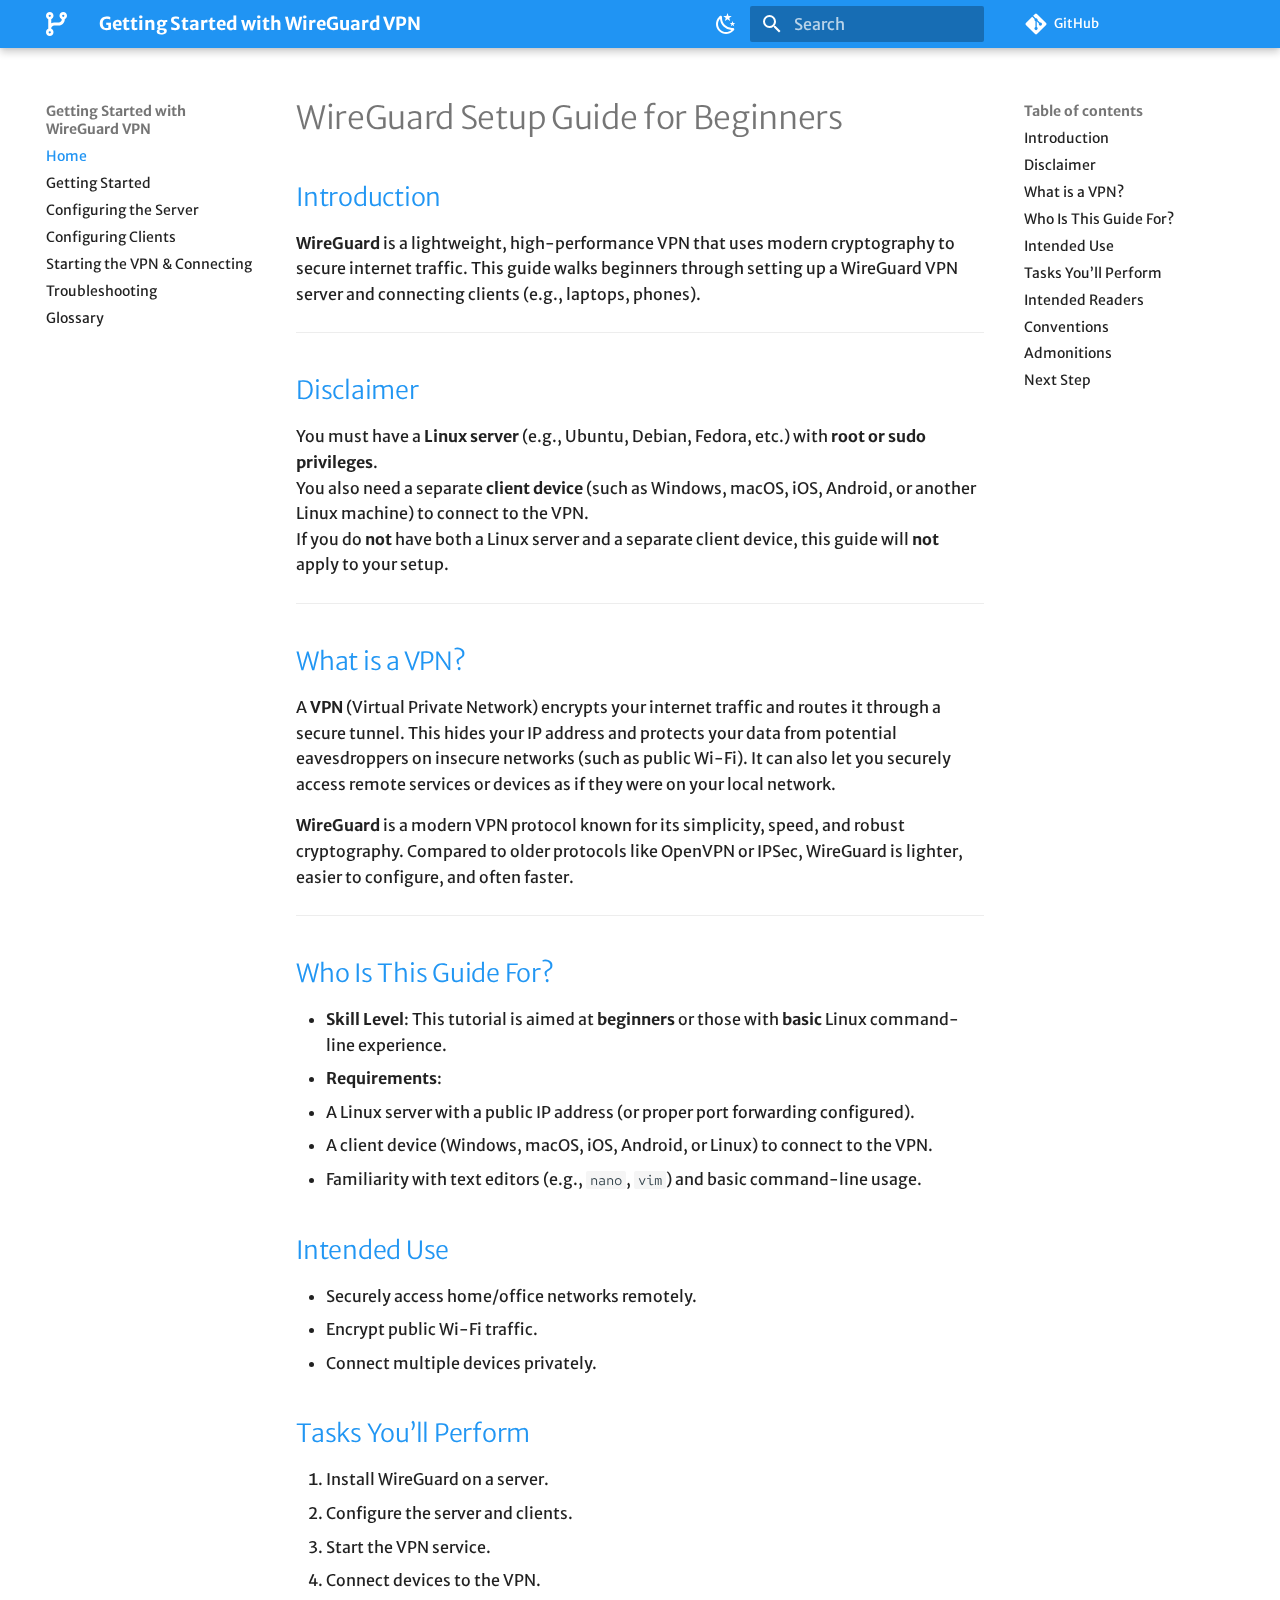
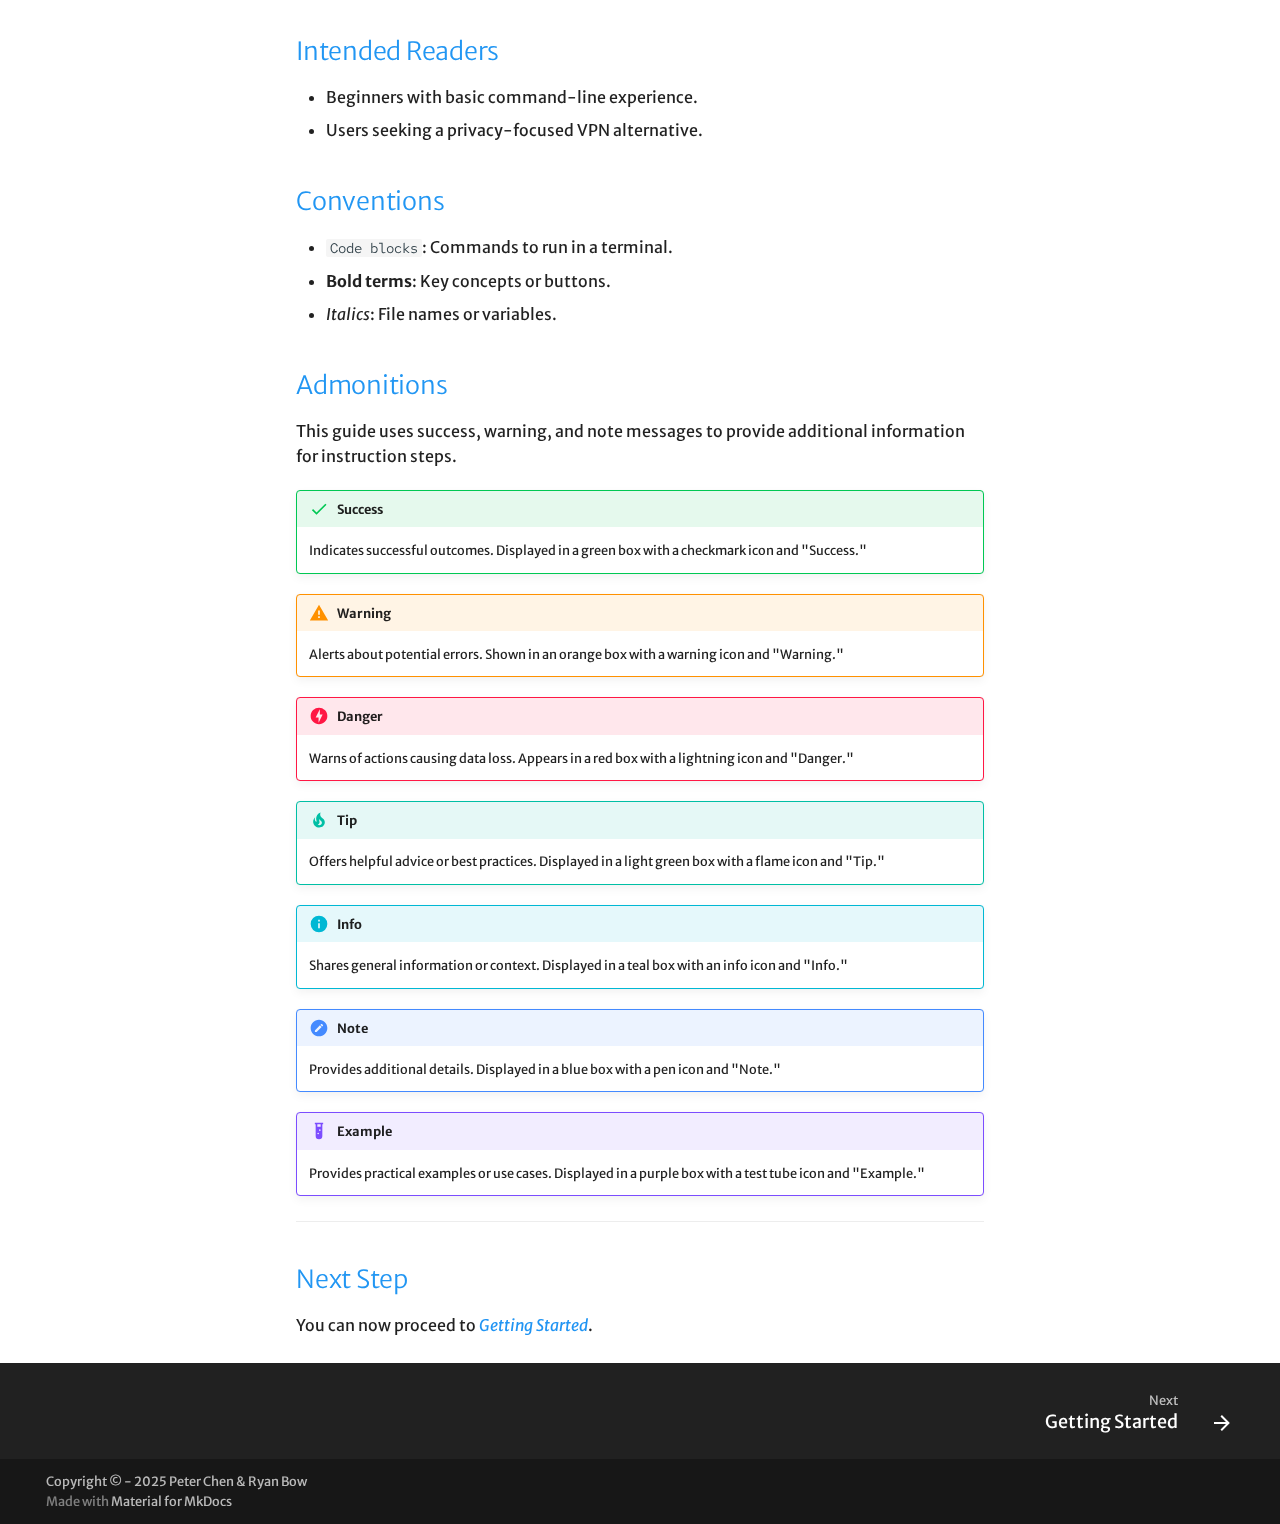
<file: index.html>
<!doctype html>
<html lang="en" class="no-js">
  <head>
    
      <meta charset="utf-8">
      <meta name="viewport" content="width=device-width,initial-scale=1">
      
      
      
        <link rel="canonical" href="https://cghuisunshine.github.io/wireguard_setup/">
      
      
      
        <link rel="next" href="part1/">
      
      
      <link rel="icon" href="assets/images/code-branch-solid.svg">
      <meta name="generator" content="mkdocs-1.6.1, mkdocs-material-9.6.11">
    
    
      
        <title>Getting Started with WireGuard VPN</title>
      
    
    
      <link rel="stylesheet" href="assets/stylesheets/main.4af4bdda.min.css">
      
        
        <link rel="stylesheet" href="assets/stylesheets/palette.06af60db.min.css">
      
      


    
    
      
    
    
      
        
        
        <link rel="preconnect" href="https://fonts.gstatic.com" crossorigin>
        <link rel="stylesheet" href="https://fonts.googleapis.com/css?family=Merriweather+Sans:300,300i,400,400i,700,700i%7CRed+Hat+Mono:400,400i,700,700i&display=fallback">
        <style>:root{--md-text-font:"Merriweather Sans";--md-code-font:"Red Hat Mono"}</style>
      
    
    
      <link rel="stylesheet" href="assets/style.css">
    
    <script>__md_scope=new URL(".",location),__md_hash=e=>[...e].reduce(((e,_)=>(e<<5)-e+_.charCodeAt(0)),0),__md_get=(e,_=localStorage,t=__md_scope)=>JSON.parse(_.getItem(t.pathname+"."+e)),__md_set=(e,_,t=localStorage,a=__md_scope)=>{try{t.setItem(a.pathname+"."+e,JSON.stringify(_))}catch(e){}}</script>
    
      

    
    
    
  </head>
  
  
    
    
      
    
    
    
    
    <body dir="ltr" data-md-color-scheme="slate" data-md-color-primary="green" data-md-color-accent="deep-purple">
  
    
    <input class="md-toggle" data-md-toggle="drawer" type="checkbox" id="__drawer" autocomplete="off">
    <input class="md-toggle" data-md-toggle="search" type="checkbox" id="__search" autocomplete="off">
    <label class="md-overlay" for="__drawer"></label>
    <div data-md-component="skip">
      
        
        <a href="#wireguard-setup-guide-for-beginners" class="md-skip">
          Skip to content
        </a>
      
    </div>
    <div data-md-component="announce">
      
    </div>
    
    
      

  

<header class="md-header md-header--shadow" data-md-component="header">
  <nav class="md-header__inner md-grid" aria-label="Header">
    <a href="." title="Getting Started with WireGuard VPN" class="md-header__button md-logo" aria-label="Getting Started with WireGuard VPN" data-md-component="logo">
      
  
  <svg xmlns="http://www.w3.org/2000/svg" viewBox="0 0 448 512"><!--! Font Awesome Free 6.7.2 by @fontawesome - https://fontawesome.com License - https://fontawesome.com/license/free (Icons: CC BY 4.0, Fonts: SIL OFL 1.1, Code: MIT License) Copyright 2024 Fonticons, Inc.--><path d="M80 104a24 24 0 1 0 0-48 24 24 0 1 0 0 48m80-24c0 32.8-19.7 61-48 73.3v87.8c18.8-10.9 40.7-17.1 64-17.1h96c35.3 0 64-28.7 64-64v-6.7c-28.3-12.3-48-40.5-48-73.3 0-44.2 35.8-80 80-80s80 35.8 80 80c0 32.8-19.7 61-48 73.3v6.7c0 70.7-57.3 128-128 128h-96c-35.3 0-64 28.7-64 64v6.7c28.3 12.3 48 40.5 48 73.3 0 44.2-35.8 80-80 80S0 476.2 0 432c0-32.8 19.7-61 48-73.3V153.3C19.7 141 0 112.8 0 80 0 35.8 35.8 0 80 0s80 35.8 80 80m232 0a24 24 0 1 0-48 0 24 24 0 1 0 48 0M80 456a24 24 0 1 0 0-48 24 24 0 1 0 0 48"/></svg>

    </a>
    <label class="md-header__button md-icon" for="__drawer">
      
      <svg xmlns="http://www.w3.org/2000/svg" viewBox="0 0 24 24"><path d="M3 6h18v2H3zm0 5h18v2H3zm0 5h18v2H3z"/></svg>
    </label>
    <div class="md-header__title" data-md-component="header-title">
      <div class="md-header__ellipsis">
        <div class="md-header__topic">
          <span class="md-ellipsis">
            Getting Started with WireGuard VPN
          </span>
        </div>
        <div class="md-header__topic" data-md-component="header-topic">
          <span class="md-ellipsis">
            
              Home
            
          </span>
        </div>
      </div>
    </div>
    
      
        <form class="md-header__option" data-md-component="palette">
  
    
    
    
    <input class="md-option" data-md-color-media="(prefers-color-scheme: dark)" data-md-color-scheme="slate" data-md-color-primary="green" data-md-color-accent="deep-purple"  aria-label="Dark mode"  type="radio" name="__palette" id="__palette_0">
    
      <label class="md-header__button md-icon" title="Dark mode" for="__palette_1" hidden>
        <svg xmlns="http://www.w3.org/2000/svg" viewBox="0 0 24 24"><path d="M12 7a5 5 0 0 1 5 5 5 5 0 0 1-5 5 5 5 0 0 1-5-5 5 5 0 0 1 5-5m0 2a3 3 0 0 0-3 3 3 3 0 0 0 3 3 3 3 0 0 0 3-3 3 3 0 0 0-3-3m0-7 2.39 3.42C13.65 5.15 12.84 5 12 5s-1.65.15-2.39.42zM3.34 7l4.16-.35A7.2 7.2 0 0 0 5.94 8.5c-.44.74-.69 1.5-.83 2.29zm.02 10 1.76-3.77a7.131 7.131 0 0 0 2.38 4.14zM20.65 7l-1.77 3.79a7.02 7.02 0 0 0-2.38-4.15zm-.01 10-4.14.36c.59-.51 1.12-1.14 1.54-1.86.42-.73.69-1.5.83-2.29zM12 22l-2.41-3.44c.74.27 1.55.44 2.41.44.82 0 1.63-.17 2.37-.44z"/></svg>
      </label>
    
  
    
    
    
    <input class="md-option" data-md-color-media="(prefers-color-scheme: light)" data-md-color-scheme="default" data-md-color-primary="blue" data-md-color-accent="deep-orange"  aria-label="Light mode"  type="radio" name="__palette" id="__palette_1">
    
      <label class="md-header__button md-icon" title="Light mode" for="__palette_0" hidden>
        <svg xmlns="http://www.w3.org/2000/svg" viewBox="0 0 24 24"><path d="m17.75 4.09-2.53 1.94.91 3.06-2.63-1.81-2.63 1.81.91-3.06-2.53-1.94L12.44 4l1.06-3 1.06 3zm3.5 6.91-1.64 1.25.59 1.98-1.7-1.17-1.7 1.17.59-1.98L15.75 11l2.06-.05L18.5 9l.69 1.95zm-2.28 4.95c.83-.08 1.72 1.1 1.19 1.85-.32.45-.66.87-1.08 1.27C15.17 23 8.84 23 4.94 19.07c-3.91-3.9-3.91-10.24 0-14.14.4-.4.82-.76 1.27-1.08.75-.53 1.93.36 1.85 1.19-.27 2.86.69 5.83 2.89 8.02a9.96 9.96 0 0 0 8.02 2.89m-1.64 2.02a12.08 12.08 0 0 1-7.8-3.47c-2.17-2.19-3.33-5-3.49-7.82-2.81 3.14-2.7 7.96.31 10.98 3.02 3.01 7.84 3.12 10.98.31"/></svg>
      </label>
    
  
</form>
      
    
    
      <script>var palette=__md_get("__palette");if(palette&&palette.color){if("(prefers-color-scheme)"===palette.color.media){var media=matchMedia("(prefers-color-scheme: light)"),input=document.querySelector(media.matches?"[data-md-color-media='(prefers-color-scheme: light)']":"[data-md-color-media='(prefers-color-scheme: dark)']");palette.color.media=input.getAttribute("data-md-color-media"),palette.color.scheme=input.getAttribute("data-md-color-scheme"),palette.color.primary=input.getAttribute("data-md-color-primary"),palette.color.accent=input.getAttribute("data-md-color-accent")}for(var[key,value]of Object.entries(palette.color))document.body.setAttribute("data-md-color-"+key,value)}</script>
    
    
    
      
      
        <label class="md-header__button md-icon" for="__search">
          
          <svg xmlns="http://www.w3.org/2000/svg" viewBox="0 0 24 24"><path d="M9.5 3A6.5 6.5 0 0 1 16 9.5c0 1.61-.59 3.09-1.56 4.23l.27.27h.79l5 5-1.5 1.5-5-5v-.79l-.27-.27A6.52 6.52 0 0 1 9.5 16 6.5 6.5 0 0 1 3 9.5 6.5 6.5 0 0 1 9.5 3m0 2C7 5 5 7 5 9.5S7 14 9.5 14 14 12 14 9.5 12 5 9.5 5"/></svg>
        </label>
        <div class="md-search" data-md-component="search" role="dialog">
  <label class="md-search__overlay" for="__search"></label>
  <div class="md-search__inner" role="search">
    <form class="md-search__form" name="search">
      <input type="text" class="md-search__input" name="query" aria-label="Search" placeholder="Search" autocapitalize="off" autocorrect="off" autocomplete="off" spellcheck="false" data-md-component="search-query" required>
      <label class="md-search__icon md-icon" for="__search">
        
        <svg xmlns="http://www.w3.org/2000/svg" viewBox="0 0 24 24"><path d="M9.5 3A6.5 6.5 0 0 1 16 9.5c0 1.61-.59 3.09-1.56 4.23l.27.27h.79l5 5-1.5 1.5-5-5v-.79l-.27-.27A6.52 6.52 0 0 1 9.5 16 6.5 6.5 0 0 1 3 9.5 6.5 6.5 0 0 1 9.5 3m0 2C7 5 5 7 5 9.5S7 14 9.5 14 14 12 14 9.5 12 5 9.5 5"/></svg>
        
        <svg xmlns="http://www.w3.org/2000/svg" viewBox="0 0 24 24"><path d="M20 11v2H8l5.5 5.5-1.42 1.42L4.16 12l7.92-7.92L13.5 5.5 8 11z"/></svg>
      </label>
      <nav class="md-search__options" aria-label="Search">
        
        <button type="reset" class="md-search__icon md-icon" title="Clear" aria-label="Clear" tabindex="-1">
          
          <svg xmlns="http://www.w3.org/2000/svg" viewBox="0 0 24 24"><path d="M19 6.41 17.59 5 12 10.59 6.41 5 5 6.41 10.59 12 5 17.59 6.41 19 12 13.41 17.59 19 19 17.59 13.41 12z"/></svg>
        </button>
      </nav>
      
    </form>
    <div class="md-search__output">
      <div class="md-search__scrollwrap" tabindex="0" data-md-scrollfix>
        <div class="md-search-result" data-md-component="search-result">
          <div class="md-search-result__meta">
            Initializing search
          </div>
          <ol class="md-search-result__list" role="presentation"></ol>
        </div>
      </div>
    </div>
  </div>
</div>
      
    
    
      <div class="md-header__source">
        <a href="https://github.com/cghuisunshine/wireguard_setup.git" title="Go to repository" class="md-source" data-md-component="source">
  <div class="md-source__icon md-icon">
    
    <svg xmlns="http://www.w3.org/2000/svg" viewBox="0 0 448 512"><!--! Font Awesome Free 6.7.2 by @fontawesome - https://fontawesome.com License - https://fontawesome.com/license/free (Icons: CC BY 4.0, Fonts: SIL OFL 1.1, Code: MIT License) Copyright 2024 Fonticons, Inc.--><path d="M439.55 236.05 244 40.45a28.87 28.87 0 0 0-40.81 0l-40.66 40.63 51.52 51.52c27.06-9.14 52.68 16.77 43.39 43.68l49.66 49.66c34.23-11.8 61.18 31 35.47 56.69-26.49 26.49-70.21-2.87-56-37.34L240.22 199v121.85c25.3 12.54 22.26 41.85 9.08 55a34.34 34.34 0 0 1-48.55 0c-17.57-17.6-11.07-46.91 11.25-56v-123c-20.8-8.51-24.6-30.74-18.64-45L142.57 101 8.45 235.14a28.86 28.86 0 0 0 0 40.81l195.61 195.6a28.86 28.86 0 0 0 40.8 0l194.69-194.69a28.86 28.86 0 0 0 0-40.81"/></svg>
  </div>
  <div class="md-source__repository">
    GitHub
  </div>
</a>
      </div>
    
  </nav>
  
</header>
    
    <div class="md-container" data-md-component="container">
      
      
        
          
        
      
      <main class="md-main" data-md-component="main">
        <div class="md-main__inner md-grid">
          
            
              
              <div class="md-sidebar md-sidebar--primary" data-md-component="sidebar" data-md-type="navigation" >
                <div class="md-sidebar__scrollwrap">
                  <div class="md-sidebar__inner">
                    



<nav class="md-nav md-nav--primary" aria-label="Navigation" data-md-level="0">
  <label class="md-nav__title" for="__drawer">
    <a href="." title="Getting Started with WireGuard VPN" class="md-nav__button md-logo" aria-label="Getting Started with WireGuard VPN" data-md-component="logo">
      
  
  <svg xmlns="http://www.w3.org/2000/svg" viewBox="0 0 448 512"><!--! Font Awesome Free 6.7.2 by @fontawesome - https://fontawesome.com License - https://fontawesome.com/license/free (Icons: CC BY 4.0, Fonts: SIL OFL 1.1, Code: MIT License) Copyright 2024 Fonticons, Inc.--><path d="M80 104a24 24 0 1 0 0-48 24 24 0 1 0 0 48m80-24c0 32.8-19.7 61-48 73.3v87.8c18.8-10.9 40.7-17.1 64-17.1h96c35.3 0 64-28.7 64-64v-6.7c-28.3-12.3-48-40.5-48-73.3 0-44.2 35.8-80 80-80s80 35.8 80 80c0 32.8-19.7 61-48 73.3v6.7c0 70.7-57.3 128-128 128h-96c-35.3 0-64 28.7-64 64v6.7c28.3 12.3 48 40.5 48 73.3 0 44.2-35.8 80-80 80S0 476.2 0 432c0-32.8 19.7-61 48-73.3V153.3C19.7 141 0 112.8 0 80 0 35.8 35.8 0 80 0s80 35.8 80 80m232 0a24 24 0 1 0-48 0 24 24 0 1 0 48 0M80 456a24 24 0 1 0 0-48 24 24 0 1 0 0 48"/></svg>

    </a>
    Getting Started with WireGuard VPN
  </label>
  
    <div class="md-nav__source">
      <a href="https://github.com/cghuisunshine/wireguard_setup.git" title="Go to repository" class="md-source" data-md-component="source">
  <div class="md-source__icon md-icon">
    
    <svg xmlns="http://www.w3.org/2000/svg" viewBox="0 0 448 512"><!--! Font Awesome Free 6.7.2 by @fontawesome - https://fontawesome.com License - https://fontawesome.com/license/free (Icons: CC BY 4.0, Fonts: SIL OFL 1.1, Code: MIT License) Copyright 2024 Fonticons, Inc.--><path d="M439.55 236.05 244 40.45a28.87 28.87 0 0 0-40.81 0l-40.66 40.63 51.52 51.52c27.06-9.14 52.68 16.77 43.39 43.68l49.66 49.66c34.23-11.8 61.18 31 35.47 56.69-26.49 26.49-70.21-2.87-56-37.34L240.22 199v121.85c25.3 12.54 22.26 41.85 9.08 55a34.34 34.34 0 0 1-48.55 0c-17.57-17.6-11.07-46.91 11.25-56v-123c-20.8-8.51-24.6-30.74-18.64-45L142.57 101 8.45 235.14a28.86 28.86 0 0 0 0 40.81l195.61 195.6a28.86 28.86 0 0 0 40.8 0l194.69-194.69a28.86 28.86 0 0 0 0-40.81"/></svg>
  </div>
  <div class="md-source__repository">
    GitHub
  </div>
</a>
    </div>
  
  <ul class="md-nav__list" data-md-scrollfix>
    
      
      
  
  
    
  
  
  
    <li class="md-nav__item md-nav__item--active">
      
      <input class="md-nav__toggle md-toggle" type="checkbox" id="__toc">
      
      
        
      
      
        <label class="md-nav__link md-nav__link--active" for="__toc">
          
  
  
  <span class="md-ellipsis">
    Home
    
  </span>
  

          <span class="md-nav__icon md-icon"></span>
        </label>
      
      <a href="." class="md-nav__link md-nav__link--active">
        
  
  
  <span class="md-ellipsis">
    Home
    
  </span>
  

      </a>
      
        

<nav class="md-nav md-nav--secondary" aria-label="Table of contents">
  
  
  
    
  
  
    <label class="md-nav__title" for="__toc">
      <span class="md-nav__icon md-icon"></span>
      Table of contents
    </label>
    <ul class="md-nav__list" data-md-component="toc" data-md-scrollfix>
      
        <li class="md-nav__item">
  <a href="#introduction" class="md-nav__link">
    <span class="md-ellipsis">
      Introduction
    </span>
  </a>
  
</li>
      
        <li class="md-nav__item">
  <a href="#disclaimer" class="md-nav__link">
    <span class="md-ellipsis">
      Disclaimer
    </span>
  </a>
  
</li>
      
        <li class="md-nav__item">
  <a href="#what-is-a-vpn" class="md-nav__link">
    <span class="md-ellipsis">
      What is a VPN?
    </span>
  </a>
  
</li>
      
        <li class="md-nav__item">
  <a href="#who-is-this-guide-for" class="md-nav__link">
    <span class="md-ellipsis">
      Who Is This Guide For?
    </span>
  </a>
  
</li>
      
        <li class="md-nav__item">
  <a href="#intended-use" class="md-nav__link">
    <span class="md-ellipsis">
      Intended Use
    </span>
  </a>
  
</li>
      
        <li class="md-nav__item">
  <a href="#tasks-youll-perform" class="md-nav__link">
    <span class="md-ellipsis">
      Tasks You’ll Perform
    </span>
  </a>
  
</li>
      
        <li class="md-nav__item">
  <a href="#intended-readers" class="md-nav__link">
    <span class="md-ellipsis">
      Intended Readers
    </span>
  </a>
  
</li>
      
        <li class="md-nav__item">
  <a href="#conventions" class="md-nav__link">
    <span class="md-ellipsis">
      Conventions
    </span>
  </a>
  
</li>
      
        <li class="md-nav__item">
  <a href="#admonitions" class="md-nav__link">
    <span class="md-ellipsis">
      Admonitions
    </span>
  </a>
  
</li>
      
        <li class="md-nav__item">
  <a href="#next-step" class="md-nav__link">
    <span class="md-ellipsis">
      Next Step
    </span>
  </a>
  
</li>
      
    </ul>
  
</nav>
      
    </li>
  

    
      
      
  
  
  
  
    <li class="md-nav__item">
      <a href="part1/" class="md-nav__link">
        
  
  
  <span class="md-ellipsis">
    Getting Started
    
  </span>
  

      </a>
    </li>
  

    
      
      
  
  
  
  
    <li class="md-nav__item">
      <a href="part2/" class="md-nav__link">
        
  
  
  <span class="md-ellipsis">
    Configuring the Server
    
  </span>
  

      </a>
    </li>
  

    
      
      
  
  
  
  
    <li class="md-nav__item">
      <a href="part3/" class="md-nav__link">
        
  
  
  <span class="md-ellipsis">
    Configuring Clients
    
  </span>
  

      </a>
    </li>
  

    
      
      
  
  
  
  
    <li class="md-nav__item">
      <a href="part4/" class="md-nav__link">
        
  
  
  <span class="md-ellipsis">
    Starting the VPN & Connecting
    
  </span>
  

      </a>
    </li>
  

    
      
      
  
  
  
  
    <li class="md-nav__item">
      <a href="troubleshooting/" class="md-nav__link">
        
  
  
  <span class="md-ellipsis">
    Troubleshooting
    
  </span>
  

      </a>
    </li>
  

    
      
      
  
  
  
  
    <li class="md-nav__item">
      <a href="glossary/" class="md-nav__link">
        
  
  
  <span class="md-ellipsis">
    Glossary
    
  </span>
  

      </a>
    </li>
  

    
  </ul>
</nav>
                  </div>
                </div>
              </div>
            
            
              
              <div class="md-sidebar md-sidebar--secondary" data-md-component="sidebar" data-md-type="toc" >
                <div class="md-sidebar__scrollwrap">
                  <div class="md-sidebar__inner">
                    

<nav class="md-nav md-nav--secondary" aria-label="Table of contents">
  
  
  
    
  
  
    <label class="md-nav__title" for="__toc">
      <span class="md-nav__icon md-icon"></span>
      Table of contents
    </label>
    <ul class="md-nav__list" data-md-component="toc" data-md-scrollfix>
      
        <li class="md-nav__item">
  <a href="#introduction" class="md-nav__link">
    <span class="md-ellipsis">
      Introduction
    </span>
  </a>
  
</li>
      
        <li class="md-nav__item">
  <a href="#disclaimer" class="md-nav__link">
    <span class="md-ellipsis">
      Disclaimer
    </span>
  </a>
  
</li>
      
        <li class="md-nav__item">
  <a href="#what-is-a-vpn" class="md-nav__link">
    <span class="md-ellipsis">
      What is a VPN?
    </span>
  </a>
  
</li>
      
        <li class="md-nav__item">
  <a href="#who-is-this-guide-for" class="md-nav__link">
    <span class="md-ellipsis">
      Who Is This Guide For?
    </span>
  </a>
  
</li>
      
        <li class="md-nav__item">
  <a href="#intended-use" class="md-nav__link">
    <span class="md-ellipsis">
      Intended Use
    </span>
  </a>
  
</li>
      
        <li class="md-nav__item">
  <a href="#tasks-youll-perform" class="md-nav__link">
    <span class="md-ellipsis">
      Tasks You’ll Perform
    </span>
  </a>
  
</li>
      
        <li class="md-nav__item">
  <a href="#intended-readers" class="md-nav__link">
    <span class="md-ellipsis">
      Intended Readers
    </span>
  </a>
  
</li>
      
        <li class="md-nav__item">
  <a href="#conventions" class="md-nav__link">
    <span class="md-ellipsis">
      Conventions
    </span>
  </a>
  
</li>
      
        <li class="md-nav__item">
  <a href="#admonitions" class="md-nav__link">
    <span class="md-ellipsis">
      Admonitions
    </span>
  </a>
  
</li>
      
        <li class="md-nav__item">
  <a href="#next-step" class="md-nav__link">
    <span class="md-ellipsis">
      Next Step
    </span>
  </a>
  
</li>
      
    </ul>
  
</nav>
                  </div>
                </div>
              </div>
            
          
          
            <div class="md-content" data-md-component="content">
              <article class="md-content__inner md-typeset">
                
                  


  
  


<h1 id="wireguard-setup-guide-for-beginners">WireGuard Setup Guide for Beginners</h1>
<h2 id="introduction">Introduction</h2>
<p><strong>WireGuard</strong> is a lightweight, high-performance VPN that uses modern cryptography to secure internet traffic. This guide walks beginners through setting up a WireGuard VPN server and connecting clients (e.g., laptops, phones).</p>
<hr />
<h2 id="disclaimer">Disclaimer</h2>
<p>You must have a <strong>Linux server</strong> (e.g., Ubuntu, Debian, Fedora, etc.) with <strong>root or sudo privileges</strong>.<br />
You also need a separate <strong>client device</strong> (such as Windows, macOS, iOS, Android, or another Linux machine) to connect to the VPN.<br />
If you do <strong>not</strong> have both a Linux server and a separate client device, this guide will <strong>not</strong> apply to your setup.</p>
<hr />
<h2 id="what-is-a-vpn">What is a VPN?</h2>
<p>A <strong>VPN</strong> (Virtual Private Network) encrypts your internet traffic and routes it through a secure tunnel. This hides your IP address and protects your data from potential eavesdroppers on insecure networks (such as public Wi-Fi). It can also let you securely access remote services or devices as if they were on your local network.</p>
<p><strong>WireGuard</strong> is a modern VPN protocol known for its simplicity, speed, and robust cryptography. Compared to older protocols like OpenVPN or IPSec, WireGuard is lighter, easier to configure, and often faster.</p>
<hr />
<h2 id="who-is-this-guide-for">Who Is This Guide For?</h2>
<ul>
<li><strong>Skill Level</strong>: This tutorial is aimed at <strong>beginners</strong> or those with <strong>basic</strong> Linux command-line experience.  </li>
<li><strong>Requirements</strong>:</li>
<li>A Linux server with a public IP address (or proper port forwarding configured).</li>
<li>A client device (Windows, macOS, iOS, Android, or Linux) to connect to the VPN.</li>
<li>Familiarity with text editors (e.g., <code>nano</code>, <code>vim</code>) and basic command-line usage.</li>
</ul>
<h2 id="intended-use">Intended Use</h2>
<ul>
<li>Securely access home/office networks remotely.  </li>
<li>Encrypt public Wi-Fi traffic.  </li>
<li>Connect multiple devices privately.</li>
</ul>
<h2 id="tasks-youll-perform">Tasks You’ll Perform</h2>
<ol>
<li>Install WireGuard on a server.  </li>
<li>Configure the server and clients.  </li>
<li>Start the VPN service.  </li>
<li>Connect devices to the VPN.</li>
</ol>
<h2 id="intended-readers">Intended Readers</h2>
<ul>
<li>Beginners with basic command-line experience.  </li>
<li>Users seeking a privacy-focused VPN alternative.</li>
</ul>
<h2 id="conventions">Conventions</h2>
<ul>
<li><code>Code blocks</code>: Commands to run in a terminal.  </li>
<li><strong>Bold terms</strong>: Key concepts or buttons.  </li>
<li><em>Italics</em>: File names or variables.</li>
</ul>
<h2 id="admonitions">Admonitions</h2>
<p>This guide uses success, warning, and note messages to provide additional information for instruction steps.</p>
<div class="admonition success">
<p class="admonition-title">Success</p>
<p>Indicates successful outcomes. Displayed in a green box with a checkmark icon and "Success."</p>
</div>
<div class="admonition warning">
<p class="admonition-title">Warning</p>
<p>Alerts about potential errors. Shown in an orange box with a warning icon and "Warning."</p>
</div>
<div class="admonition danger">
<p class="admonition-title">Danger</p>
<p>Warns of actions causing data loss. Appears in a red box with a lightning icon and "Danger."</p>
</div>
<div class="admonition tip">
<p class="admonition-title">Tip</p>
<p>Offers helpful advice or best practices. Displayed in a light green box with a flame icon and "Tip."</p>
</div>
<div class="admonition info">
<p class="admonition-title">Info</p>
<p>Shares general information or context. Displayed in a teal box with an info icon and "Info."</p>
</div>
<div class="admonition note">
<p class="admonition-title">Note</p>
<p>Provides additional details. Displayed in a blue box with a pen icon and "Note."</p>
</div>
<div class="admonition example">
<p class="admonition-title">Example</p>
<p>Provides practical examples or use cases. Displayed in a purple box with a test tube icon and "Example."</p>
</div>
<hr />
<h2 id="next-step">Next Step</h2>
<p>You can now proceed to <a href="part1/"><em>Getting Started</em></a>.</p>












                
              </article>
            </div>
          
          
<script>var target=document.getElementById(location.hash.slice(1));target&&target.name&&(target.checked=target.name.startsWith("__tabbed_"))</script>
        </div>
        
      </main>
      
        <footer class="md-footer">
  
    
      
      <nav class="md-footer__inner md-grid" aria-label="Footer" >
        
        
          
          <a href="part1/" class="md-footer__link md-footer__link--next" aria-label="Next: Getting Started">
            <div class="md-footer__title">
              <span class="md-footer__direction">
                Next
              </span>
              <div class="md-ellipsis">
                Getting Started
              </div>
            </div>
            <div class="md-footer__button md-icon">
              
              <svg xmlns="http://www.w3.org/2000/svg" viewBox="0 0 24 24"><path d="M4 11v2h12l-5.5 5.5 1.42 1.42L19.84 12l-7.92-7.92L10.5 5.5 16 11z"/></svg>
            </div>
          </a>
        
      </nav>
    
  
  <div class="md-footer-meta md-typeset">
    <div class="md-footer-meta__inner md-grid">
      <div class="md-copyright">
  
    <div class="md-copyright__highlight">
      Copyright &copy; - 2025 Peter Chen & Ryan Bow
    </div>
  
  
    Made with
    <a href="https://squidfunk.github.io/mkdocs-material/" target="_blank" rel="noopener">
      Material for MkDocs
    </a>
  
</div>
      
    </div>
  </div>
</footer>
      
    </div>
    <div class="md-dialog" data-md-component="dialog">
      <div class="md-dialog__inner md-typeset"></div>
    </div>
    
    
    
      
      <script id="__config" type="application/json">{"base": ".", "features": ["navigation.footer", "content.code.copy"], "search": "assets/javascripts/workers/search.f8cc74c7.min.js", "tags": null, "translations": {"clipboard.copied": "Copied to clipboard", "clipboard.copy": "Copy to clipboard", "search.result.more.one": "1 more on this page", "search.result.more.other": "# more on this page", "search.result.none": "No matching documents", "search.result.one": "1 matching document", "search.result.other": "# matching documents", "search.result.placeholder": "Type to start searching", "search.result.term.missing": "Missing", "select.version": "Select version"}, "version": null}</script>
    
    
      <script src="assets/javascripts/bundle.c8b220af.min.js"></script>
      
    
  </body>
</html>
</file>
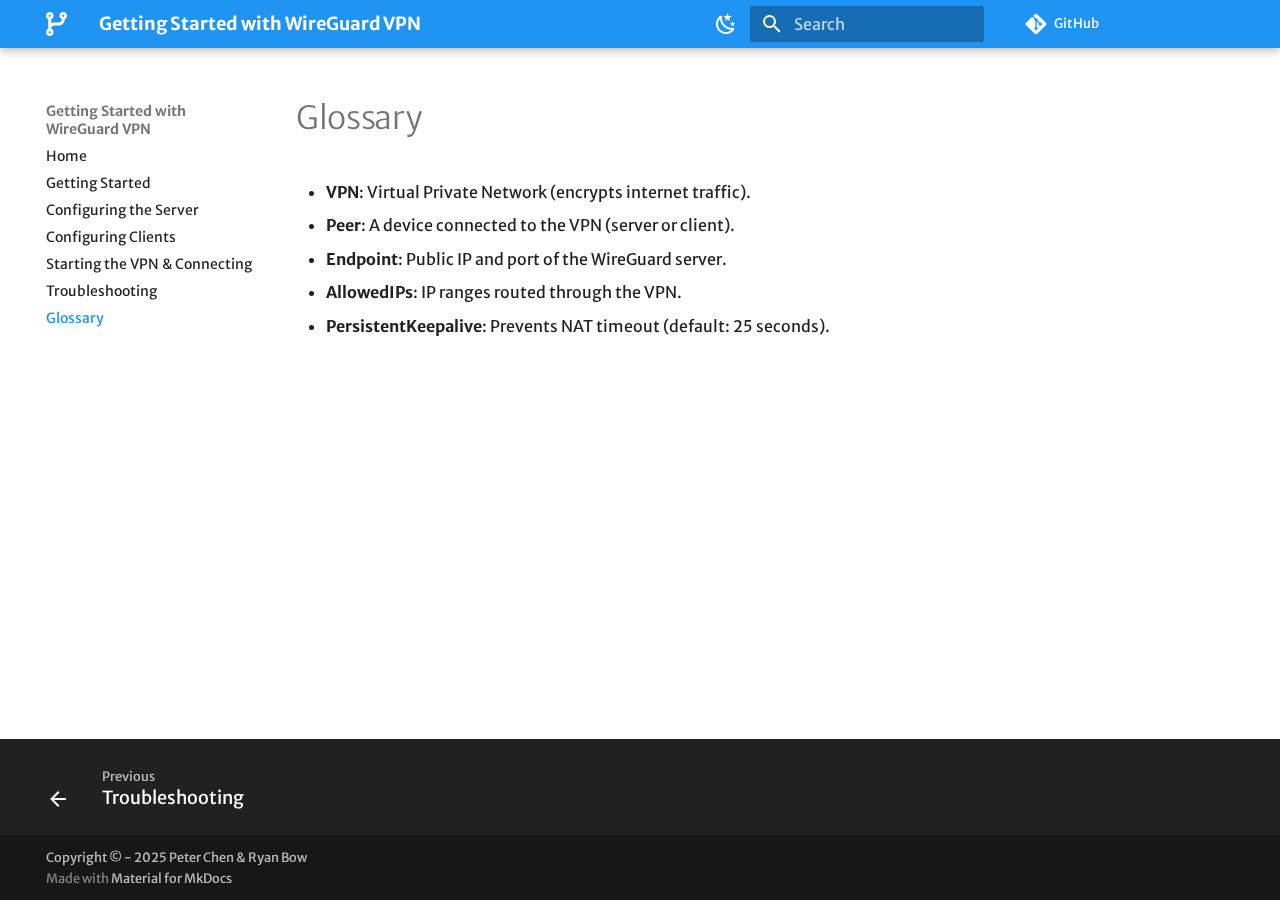
<file: glossary/index.html>
<!doctype html>
<html lang="en" class="no-js">
  <head>
    
      <meta charset="utf-8">
      <meta name="viewport" content="width=device-width,initial-scale=1">
      
      
      
        <link rel="canonical" href="https://cghuisunshine.github.io/wireguard_setup/glossary/">
      
      
        <link rel="prev" href="../troubleshooting/">
      
      
      
      <link rel="icon" href="../assets/images/code-branch-solid.svg">
      <meta name="generator" content="mkdocs-1.6.1, mkdocs-material-9.6.11">
    
    
      
        <title>Glossary - Getting Started with WireGuard VPN</title>
      
    
    
      <link rel="stylesheet" href="../assets/stylesheets/main.4af4bdda.min.css">
      
        
        <link rel="stylesheet" href="../assets/stylesheets/palette.06af60db.min.css">
      
      


    
    
      
    
    
      
        
        
        <link rel="preconnect" href="https://fonts.gstatic.com" crossorigin>
        <link rel="stylesheet" href="https://fonts.googleapis.com/css?family=Merriweather+Sans:300,300i,400,400i,700,700i%7CRed+Hat+Mono:400,400i,700,700i&display=fallback">
        <style>:root{--md-text-font:"Merriweather Sans";--md-code-font:"Red Hat Mono"}</style>
      
    
    
      <link rel="stylesheet" href="../assets/style.css">
    
    <script>__md_scope=new URL("..",location),__md_hash=e=>[...e].reduce(((e,_)=>(e<<5)-e+_.charCodeAt(0)),0),__md_get=(e,_=localStorage,t=__md_scope)=>JSON.parse(_.getItem(t.pathname+"."+e)),__md_set=(e,_,t=localStorage,a=__md_scope)=>{try{t.setItem(a.pathname+"."+e,JSON.stringify(_))}catch(e){}}</script>
    
      

    
    
    
  </head>
  
  
    
    
      
    
    
    
    
    <body dir="ltr" data-md-color-scheme="slate" data-md-color-primary="green" data-md-color-accent="deep-purple">
  
    
    <input class="md-toggle" data-md-toggle="drawer" type="checkbox" id="__drawer" autocomplete="off">
    <input class="md-toggle" data-md-toggle="search" type="checkbox" id="__search" autocomplete="off">
    <label class="md-overlay" for="__drawer"></label>
    <div data-md-component="skip">
      
        
        <a href="#glossary" class="md-skip">
          Skip to content
        </a>
      
    </div>
    <div data-md-component="announce">
      
    </div>
    
    
      

  

<header class="md-header md-header--shadow" data-md-component="header">
  <nav class="md-header__inner md-grid" aria-label="Header">
    <a href=".." title="Getting Started with WireGuard VPN" class="md-header__button md-logo" aria-label="Getting Started with WireGuard VPN" data-md-component="logo">
      
  
  <svg xmlns="http://www.w3.org/2000/svg" viewBox="0 0 448 512"><!--! Font Awesome Free 6.7.2 by @fontawesome - https://fontawesome.com License - https://fontawesome.com/license/free (Icons: CC BY 4.0, Fonts: SIL OFL 1.1, Code: MIT License) Copyright 2024 Fonticons, Inc.--><path d="M80 104a24 24 0 1 0 0-48 24 24 0 1 0 0 48m80-24c0 32.8-19.7 61-48 73.3v87.8c18.8-10.9 40.7-17.1 64-17.1h96c35.3 0 64-28.7 64-64v-6.7c-28.3-12.3-48-40.5-48-73.3 0-44.2 35.8-80 80-80s80 35.8 80 80c0 32.8-19.7 61-48 73.3v6.7c0 70.7-57.3 128-128 128h-96c-35.3 0-64 28.7-64 64v6.7c28.3 12.3 48 40.5 48 73.3 0 44.2-35.8 80-80 80S0 476.2 0 432c0-32.8 19.7-61 48-73.3V153.3C19.7 141 0 112.8 0 80 0 35.8 35.8 0 80 0s80 35.8 80 80m232 0a24 24 0 1 0-48 0 24 24 0 1 0 48 0M80 456a24 24 0 1 0 0-48 24 24 0 1 0 0 48"/></svg>

    </a>
    <label class="md-header__button md-icon" for="__drawer">
      
      <svg xmlns="http://www.w3.org/2000/svg" viewBox="0 0 24 24"><path d="M3 6h18v2H3zm0 5h18v2H3zm0 5h18v2H3z"/></svg>
    </label>
    <div class="md-header__title" data-md-component="header-title">
      <div class="md-header__ellipsis">
        <div class="md-header__topic">
          <span class="md-ellipsis">
            Getting Started with WireGuard VPN
          </span>
        </div>
        <div class="md-header__topic" data-md-component="header-topic">
          <span class="md-ellipsis">
            
              Glossary
            
          </span>
        </div>
      </div>
    </div>
    
      
        <form class="md-header__option" data-md-component="palette">
  
    
    
    
    <input class="md-option" data-md-color-media="(prefers-color-scheme: dark)" data-md-color-scheme="slate" data-md-color-primary="green" data-md-color-accent="deep-purple"  aria-label="Dark mode"  type="radio" name="__palette" id="__palette_0">
    
      <label class="md-header__button md-icon" title="Dark mode" for="__palette_1" hidden>
        <svg xmlns="http://www.w3.org/2000/svg" viewBox="0 0 24 24"><path d="M12 7a5 5 0 0 1 5 5 5 5 0 0 1-5 5 5 5 0 0 1-5-5 5 5 0 0 1 5-5m0 2a3 3 0 0 0-3 3 3 3 0 0 0 3 3 3 3 0 0 0 3-3 3 3 0 0 0-3-3m0-7 2.39 3.42C13.65 5.15 12.84 5 12 5s-1.65.15-2.39.42zM3.34 7l4.16-.35A7.2 7.2 0 0 0 5.94 8.5c-.44.74-.69 1.5-.83 2.29zm.02 10 1.76-3.77a7.131 7.131 0 0 0 2.38 4.14zM20.65 7l-1.77 3.79a7.02 7.02 0 0 0-2.38-4.15zm-.01 10-4.14.36c.59-.51 1.12-1.14 1.54-1.86.42-.73.69-1.5.83-2.29zM12 22l-2.41-3.44c.74.27 1.55.44 2.41.44.82 0 1.63-.17 2.37-.44z"/></svg>
      </label>
    
  
    
    
    
    <input class="md-option" data-md-color-media="(prefers-color-scheme: light)" data-md-color-scheme="default" data-md-color-primary="blue" data-md-color-accent="deep-orange"  aria-label="Light mode"  type="radio" name="__palette" id="__palette_1">
    
      <label class="md-header__button md-icon" title="Light mode" for="__palette_0" hidden>
        <svg xmlns="http://www.w3.org/2000/svg" viewBox="0 0 24 24"><path d="m17.75 4.09-2.53 1.94.91 3.06-2.63-1.81-2.63 1.81.91-3.06-2.53-1.94L12.44 4l1.06-3 1.06 3zm3.5 6.91-1.64 1.25.59 1.98-1.7-1.17-1.7 1.17.59-1.98L15.75 11l2.06-.05L18.5 9l.69 1.95zm-2.28 4.95c.83-.08 1.72 1.1 1.19 1.85-.32.45-.66.87-1.08 1.27C15.17 23 8.84 23 4.94 19.07c-3.91-3.9-3.91-10.24 0-14.14.4-.4.82-.76 1.27-1.08.75-.53 1.93.36 1.85 1.19-.27 2.86.69 5.83 2.89 8.02a9.96 9.96 0 0 0 8.02 2.89m-1.64 2.02a12.08 12.08 0 0 1-7.8-3.47c-2.17-2.19-3.33-5-3.49-7.82-2.81 3.14-2.7 7.96.31 10.98 3.02 3.01 7.84 3.12 10.98.31"/></svg>
      </label>
    
  
</form>
      
    
    
      <script>var palette=__md_get("__palette");if(palette&&palette.color){if("(prefers-color-scheme)"===palette.color.media){var media=matchMedia("(prefers-color-scheme: light)"),input=document.querySelector(media.matches?"[data-md-color-media='(prefers-color-scheme: light)']":"[data-md-color-media='(prefers-color-scheme: dark)']");palette.color.media=input.getAttribute("data-md-color-media"),palette.color.scheme=input.getAttribute("data-md-color-scheme"),palette.color.primary=input.getAttribute("data-md-color-primary"),palette.color.accent=input.getAttribute("data-md-color-accent")}for(var[key,value]of Object.entries(palette.color))document.body.setAttribute("data-md-color-"+key,value)}</script>
    
    
    
      
      
        <label class="md-header__button md-icon" for="__search">
          
          <svg xmlns="http://www.w3.org/2000/svg" viewBox="0 0 24 24"><path d="M9.5 3A6.5 6.5 0 0 1 16 9.5c0 1.61-.59 3.09-1.56 4.23l.27.27h.79l5 5-1.5 1.5-5-5v-.79l-.27-.27A6.52 6.52 0 0 1 9.5 16 6.5 6.5 0 0 1 3 9.5 6.5 6.5 0 0 1 9.5 3m0 2C7 5 5 7 5 9.5S7 14 9.5 14 14 12 14 9.5 12 5 9.5 5"/></svg>
        </label>
        <div class="md-search" data-md-component="search" role="dialog">
  <label class="md-search__overlay" for="__search"></label>
  <div class="md-search__inner" role="search">
    <form class="md-search__form" name="search">
      <input type="text" class="md-search__input" name="query" aria-label="Search" placeholder="Search" autocapitalize="off" autocorrect="off" autocomplete="off" spellcheck="false" data-md-component="search-query" required>
      <label class="md-search__icon md-icon" for="__search">
        
        <svg xmlns="http://www.w3.org/2000/svg" viewBox="0 0 24 24"><path d="M9.5 3A6.5 6.5 0 0 1 16 9.5c0 1.61-.59 3.09-1.56 4.23l.27.27h.79l5 5-1.5 1.5-5-5v-.79l-.27-.27A6.52 6.52 0 0 1 9.5 16 6.5 6.5 0 0 1 3 9.5 6.5 6.5 0 0 1 9.5 3m0 2C7 5 5 7 5 9.5S7 14 9.5 14 14 12 14 9.5 12 5 9.5 5"/></svg>
        
        <svg xmlns="http://www.w3.org/2000/svg" viewBox="0 0 24 24"><path d="M20 11v2H8l5.5 5.5-1.42 1.42L4.16 12l7.92-7.92L13.5 5.5 8 11z"/></svg>
      </label>
      <nav class="md-search__options" aria-label="Search">
        
        <button type="reset" class="md-search__icon md-icon" title="Clear" aria-label="Clear" tabindex="-1">
          
          <svg xmlns="http://www.w3.org/2000/svg" viewBox="0 0 24 24"><path d="M19 6.41 17.59 5 12 10.59 6.41 5 5 6.41 10.59 12 5 17.59 6.41 19 12 13.41 17.59 19 19 17.59 13.41 12z"/></svg>
        </button>
      </nav>
      
    </form>
    <div class="md-search__output">
      <div class="md-search__scrollwrap" tabindex="0" data-md-scrollfix>
        <div class="md-search-result" data-md-component="search-result">
          <div class="md-search-result__meta">
            Initializing search
          </div>
          <ol class="md-search-result__list" role="presentation"></ol>
        </div>
      </div>
    </div>
  </div>
</div>
      
    
    
      <div class="md-header__source">
        <a href="https://github.com/cghuisunshine/wireguard_setup.git" title="Go to repository" class="md-source" data-md-component="source">
  <div class="md-source__icon md-icon">
    
    <svg xmlns="http://www.w3.org/2000/svg" viewBox="0 0 448 512"><!--! Font Awesome Free 6.7.2 by @fontawesome - https://fontawesome.com License - https://fontawesome.com/license/free (Icons: CC BY 4.0, Fonts: SIL OFL 1.1, Code: MIT License) Copyright 2024 Fonticons, Inc.--><path d="M439.55 236.05 244 40.45a28.87 28.87 0 0 0-40.81 0l-40.66 40.63 51.52 51.52c27.06-9.14 52.68 16.77 43.39 43.68l49.66 49.66c34.23-11.8 61.18 31 35.47 56.69-26.49 26.49-70.21-2.87-56-37.34L240.22 199v121.85c25.3 12.54 22.26 41.85 9.08 55a34.34 34.34 0 0 1-48.55 0c-17.57-17.6-11.07-46.91 11.25-56v-123c-20.8-8.51-24.6-30.74-18.64-45L142.57 101 8.45 235.14a28.86 28.86 0 0 0 0 40.81l195.61 195.6a28.86 28.86 0 0 0 40.8 0l194.69-194.69a28.86 28.86 0 0 0 0-40.81"/></svg>
  </div>
  <div class="md-source__repository">
    GitHub
  </div>
</a>
      </div>
    
  </nav>
  
</header>
    
    <div class="md-container" data-md-component="container">
      
      
        
          
        
      
      <main class="md-main" data-md-component="main">
        <div class="md-main__inner md-grid">
          
            
              
              <div class="md-sidebar md-sidebar--primary" data-md-component="sidebar" data-md-type="navigation" >
                <div class="md-sidebar__scrollwrap">
                  <div class="md-sidebar__inner">
                    



<nav class="md-nav md-nav--primary" aria-label="Navigation" data-md-level="0">
  <label class="md-nav__title" for="__drawer">
    <a href=".." title="Getting Started with WireGuard VPN" class="md-nav__button md-logo" aria-label="Getting Started with WireGuard VPN" data-md-component="logo">
      
  
  <svg xmlns="http://www.w3.org/2000/svg" viewBox="0 0 448 512"><!--! Font Awesome Free 6.7.2 by @fontawesome - https://fontawesome.com License - https://fontawesome.com/license/free (Icons: CC BY 4.0, Fonts: SIL OFL 1.1, Code: MIT License) Copyright 2024 Fonticons, Inc.--><path d="M80 104a24 24 0 1 0 0-48 24 24 0 1 0 0 48m80-24c0 32.8-19.7 61-48 73.3v87.8c18.8-10.9 40.7-17.1 64-17.1h96c35.3 0 64-28.7 64-64v-6.7c-28.3-12.3-48-40.5-48-73.3 0-44.2 35.8-80 80-80s80 35.8 80 80c0 32.8-19.7 61-48 73.3v6.7c0 70.7-57.3 128-128 128h-96c-35.3 0-64 28.7-64 64v6.7c28.3 12.3 48 40.5 48 73.3 0 44.2-35.8 80-80 80S0 476.2 0 432c0-32.8 19.7-61 48-73.3V153.3C19.7 141 0 112.8 0 80 0 35.8 35.8 0 80 0s80 35.8 80 80m232 0a24 24 0 1 0-48 0 24 24 0 1 0 48 0M80 456a24 24 0 1 0 0-48 24 24 0 1 0 0 48"/></svg>

    </a>
    Getting Started with WireGuard VPN
  </label>
  
    <div class="md-nav__source">
      <a href="https://github.com/cghuisunshine/wireguard_setup.git" title="Go to repository" class="md-source" data-md-component="source">
  <div class="md-source__icon md-icon">
    
    <svg xmlns="http://www.w3.org/2000/svg" viewBox="0 0 448 512"><!--! Font Awesome Free 6.7.2 by @fontawesome - https://fontawesome.com License - https://fontawesome.com/license/free (Icons: CC BY 4.0, Fonts: SIL OFL 1.1, Code: MIT License) Copyright 2024 Fonticons, Inc.--><path d="M439.55 236.05 244 40.45a28.87 28.87 0 0 0-40.81 0l-40.66 40.63 51.52 51.52c27.06-9.14 52.68 16.77 43.39 43.68l49.66 49.66c34.23-11.8 61.18 31 35.47 56.69-26.49 26.49-70.21-2.87-56-37.34L240.22 199v121.85c25.3 12.54 22.26 41.85 9.08 55a34.34 34.34 0 0 1-48.55 0c-17.57-17.6-11.07-46.91 11.25-56v-123c-20.8-8.51-24.6-30.74-18.64-45L142.57 101 8.45 235.14a28.86 28.86 0 0 0 0 40.81l195.61 195.6a28.86 28.86 0 0 0 40.8 0l194.69-194.69a28.86 28.86 0 0 0 0-40.81"/></svg>
  </div>
  <div class="md-source__repository">
    GitHub
  </div>
</a>
    </div>
  
  <ul class="md-nav__list" data-md-scrollfix>
    
      
      
  
  
  
  
    <li class="md-nav__item">
      <a href=".." class="md-nav__link">
        
  
  
  <span class="md-ellipsis">
    Home
    
  </span>
  

      </a>
    </li>
  

    
      
      
  
  
  
  
    <li class="md-nav__item">
      <a href="../part1/" class="md-nav__link">
        
  
  
  <span class="md-ellipsis">
    Getting Started
    
  </span>
  

      </a>
    </li>
  

    
      
      
  
  
  
  
    <li class="md-nav__item">
      <a href="../part2/" class="md-nav__link">
        
  
  
  <span class="md-ellipsis">
    Configuring the Server
    
  </span>
  

      </a>
    </li>
  

    
      
      
  
  
  
  
    <li class="md-nav__item">
      <a href="../part3/" class="md-nav__link">
        
  
  
  <span class="md-ellipsis">
    Configuring Clients
    
  </span>
  

      </a>
    </li>
  

    
      
      
  
  
  
  
    <li class="md-nav__item">
      <a href="../part4/" class="md-nav__link">
        
  
  
  <span class="md-ellipsis">
    Starting the VPN & Connecting
    
  </span>
  

      </a>
    </li>
  

    
      
      
  
  
  
  
    <li class="md-nav__item">
      <a href="../troubleshooting/" class="md-nav__link">
        
  
  
  <span class="md-ellipsis">
    Troubleshooting
    
  </span>
  

      </a>
    </li>
  

    
      
      
  
  
    
  
  
  
    <li class="md-nav__item md-nav__item--active">
      
      <input class="md-nav__toggle md-toggle" type="checkbox" id="__toc">
      
      
        
      
      
      <a href="./" class="md-nav__link md-nav__link--active">
        
  
  
  <span class="md-ellipsis">
    Glossary
    
  </span>
  

      </a>
      
    </li>
  

    
  </ul>
</nav>
                  </div>
                </div>
              </div>
            
            
              
              <div class="md-sidebar md-sidebar--secondary" data-md-component="sidebar" data-md-type="toc" >
                <div class="md-sidebar__scrollwrap">
                  <div class="md-sidebar__inner">
                    

<nav class="md-nav md-nav--secondary" aria-label="Table of contents">
  
  
  
    
  
  
</nav>
                  </div>
                </div>
              </div>
            
          
          
            <div class="md-content" data-md-component="content">
              <article class="md-content__inner md-typeset">
                
                  


  
  


<h1 id="glossary">Glossary</h1>
<ul>
<li><strong>VPN</strong>: Virtual Private Network (encrypts internet traffic).  </li>
<li><strong>Peer</strong>: A device connected to the VPN (server or client).  </li>
<li><strong>Endpoint</strong>: Public IP and port of the WireGuard server.  </li>
<li><strong>AllowedIPs</strong>: IP ranges routed through the VPN.  </li>
<li><strong>PersistentKeepalive</strong>: Prevents NAT timeout (default: 25 seconds).</li>
</ul>












                
              </article>
            </div>
          
          
<script>var target=document.getElementById(location.hash.slice(1));target&&target.name&&(target.checked=target.name.startsWith("__tabbed_"))</script>
        </div>
        
      </main>
      
        <footer class="md-footer">
  
    
      
      <nav class="md-footer__inner md-grid" aria-label="Footer" >
        
          
          <a href="../troubleshooting/" class="md-footer__link md-footer__link--prev" aria-label="Previous: Troubleshooting">
            <div class="md-footer__button md-icon">
              
              <svg xmlns="http://www.w3.org/2000/svg" viewBox="0 0 24 24"><path d="M20 11v2H8l5.5 5.5-1.42 1.42L4.16 12l7.92-7.92L13.5 5.5 8 11z"/></svg>
            </div>
            <div class="md-footer__title">
              <span class="md-footer__direction">
                Previous
              </span>
              <div class="md-ellipsis">
                Troubleshooting
              </div>
            </div>
          </a>
        
        
      </nav>
    
  
  <div class="md-footer-meta md-typeset">
    <div class="md-footer-meta__inner md-grid">
      <div class="md-copyright">
  
    <div class="md-copyright__highlight">
      Copyright &copy; - 2025 Peter Chen & Ryan Bow
    </div>
  
  
    Made with
    <a href="https://squidfunk.github.io/mkdocs-material/" target="_blank" rel="noopener">
      Material for MkDocs
    </a>
  
</div>
      
    </div>
  </div>
</footer>
      
    </div>
    <div class="md-dialog" data-md-component="dialog">
      <div class="md-dialog__inner md-typeset"></div>
    </div>
    
    
    
      
      <script id="__config" type="application/json">{"base": "..", "features": ["navigation.footer", "content.code.copy"], "search": "../assets/javascripts/workers/search.f8cc74c7.min.js", "tags": null, "translations": {"clipboard.copied": "Copied to clipboard", "clipboard.copy": "Copy to clipboard", "search.result.more.one": "1 more on this page", "search.result.more.other": "# more on this page", "search.result.none": "No matching documents", "search.result.one": "1 matching document", "search.result.other": "# matching documents", "search.result.placeholder": "Type to start searching", "search.result.term.missing": "Missing", "select.version": "Select version"}, "version": null}</script>
    
    
      <script src="../assets/javascripts/bundle.c8b220af.min.js"></script>
      
    
  </body>
</html>
</file>
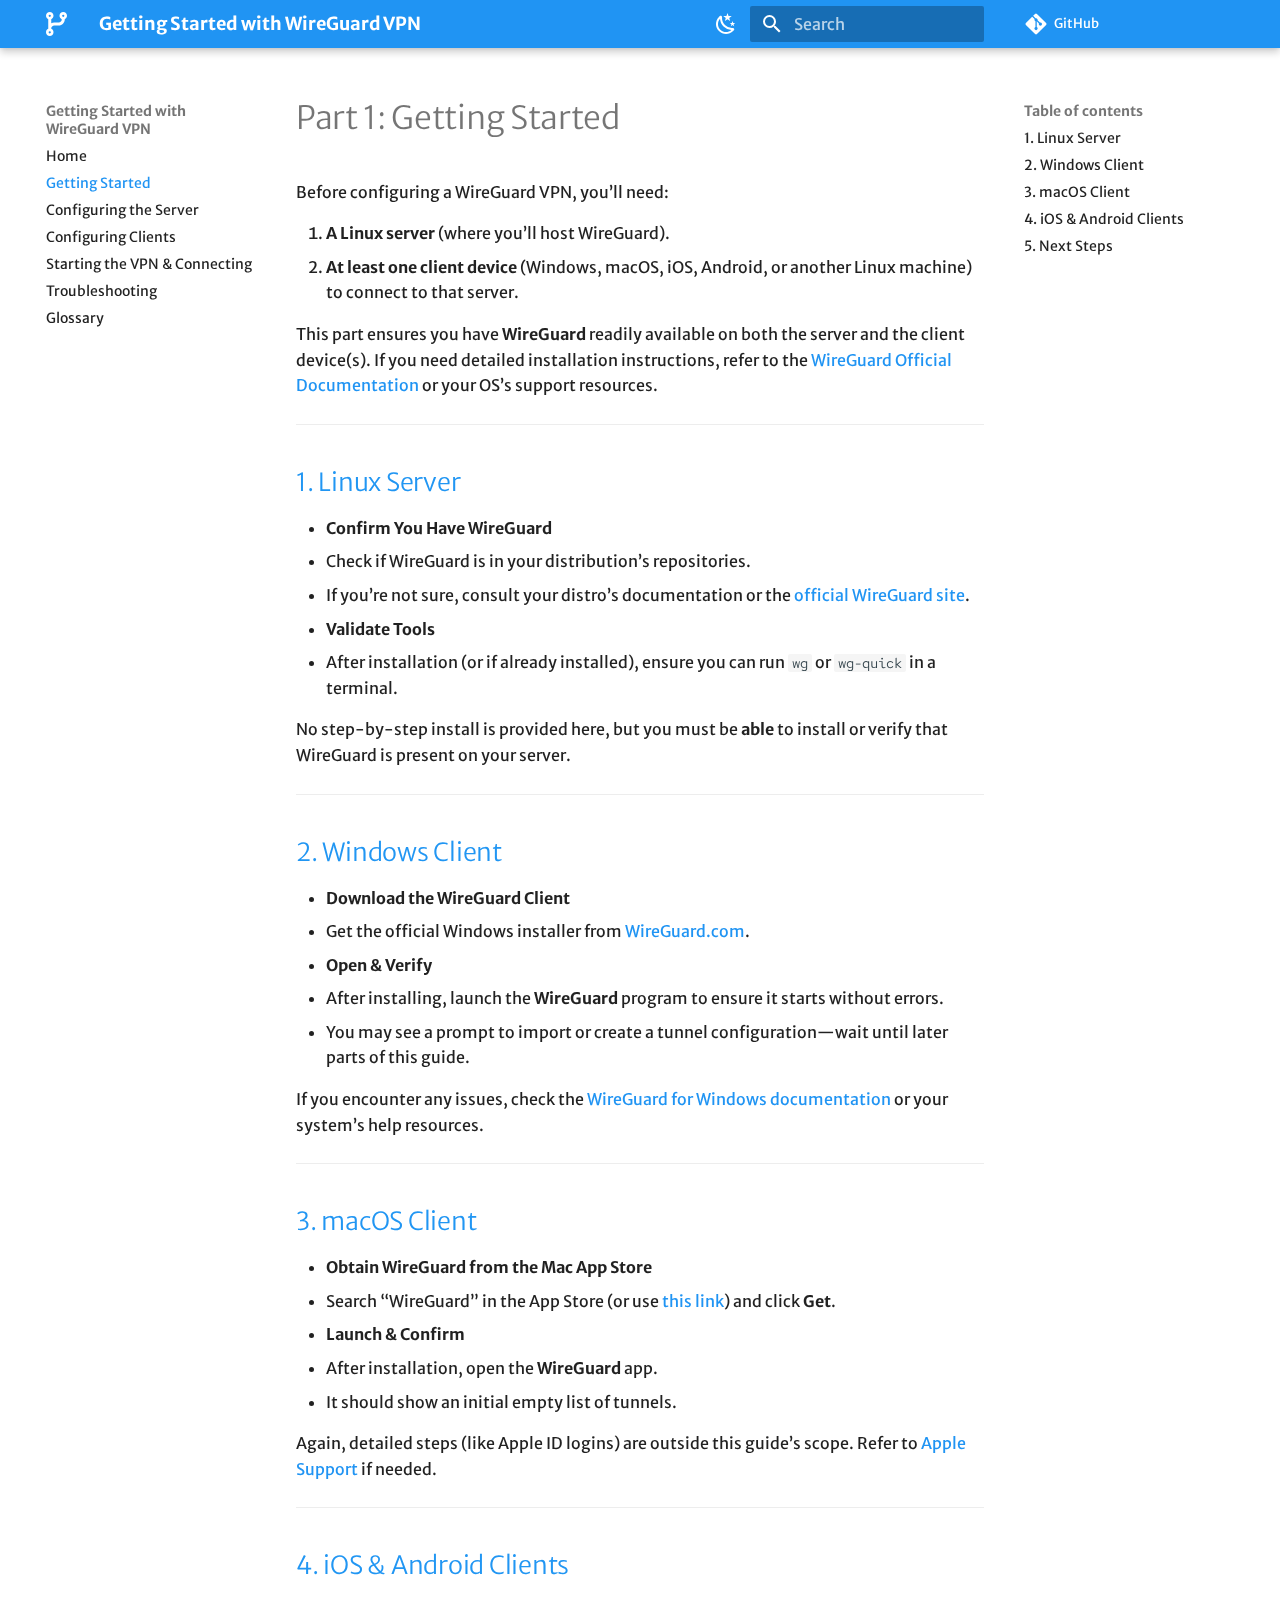
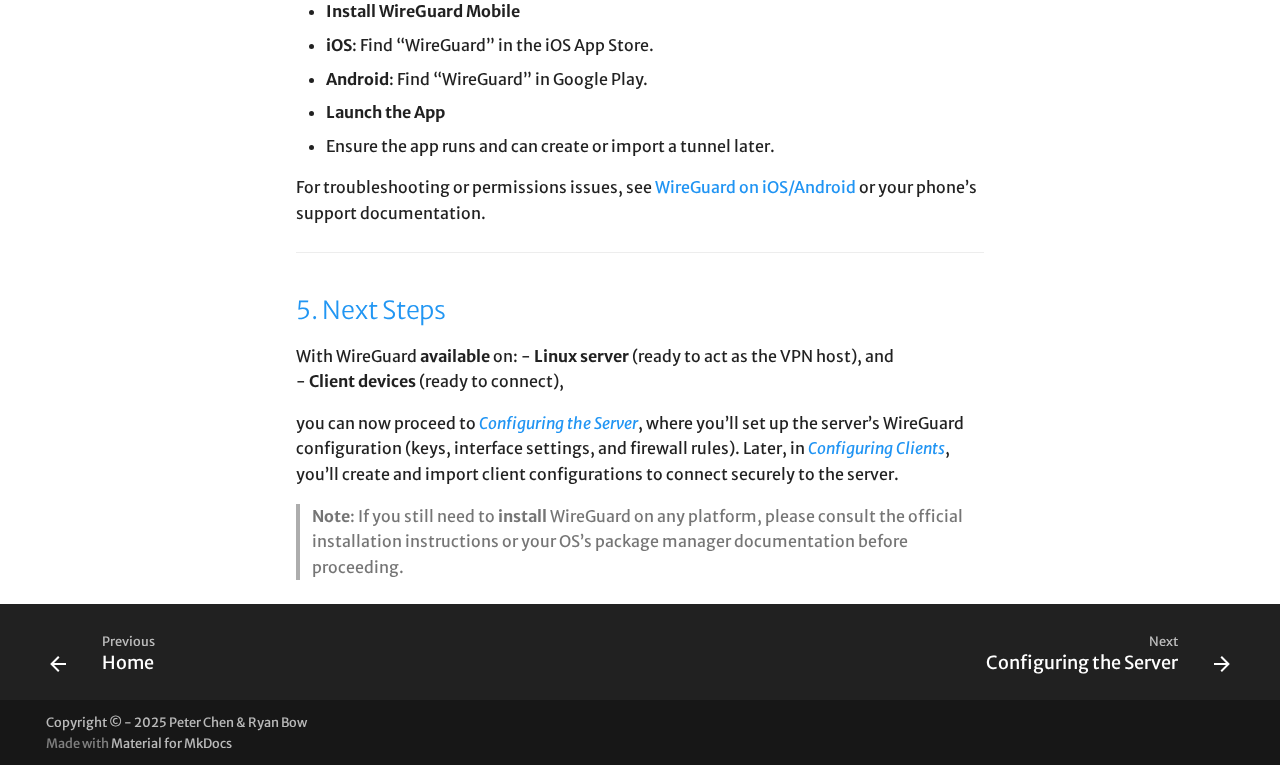
<file: part1/index.html>
<!doctype html>
<html lang="en" class="no-js">
  <head>
    
      <meta charset="utf-8">
      <meta name="viewport" content="width=device-width,initial-scale=1">
      
      
      
        <link rel="canonical" href="https://cghuisunshine.github.io/wireguard_setup/part1/">
      
      
        <link rel="prev" href="..">
      
      
        <link rel="next" href="../part2/">
      
      
      <link rel="icon" href="../assets/images/code-branch-solid.svg">
      <meta name="generator" content="mkdocs-1.6.1, mkdocs-material-9.6.11">
    
    
      
        <title>Getting Started - Getting Started with WireGuard VPN</title>
      
    
    
      <link rel="stylesheet" href="../assets/stylesheets/main.4af4bdda.min.css">
      
        
        <link rel="stylesheet" href="../assets/stylesheets/palette.06af60db.min.css">
      
      


    
    
      
    
    
      
        
        
        <link rel="preconnect" href="https://fonts.gstatic.com" crossorigin>
        <link rel="stylesheet" href="https://fonts.googleapis.com/css?family=Merriweather+Sans:300,300i,400,400i,700,700i%7CRed+Hat+Mono:400,400i,700,700i&display=fallback">
        <style>:root{--md-text-font:"Merriweather Sans";--md-code-font:"Red Hat Mono"}</style>
      
    
    
      <link rel="stylesheet" href="../assets/style.css">
    
    <script>__md_scope=new URL("..",location),__md_hash=e=>[...e].reduce(((e,_)=>(e<<5)-e+_.charCodeAt(0)),0),__md_get=(e,_=localStorage,t=__md_scope)=>JSON.parse(_.getItem(t.pathname+"."+e)),__md_set=(e,_,t=localStorage,a=__md_scope)=>{try{t.setItem(a.pathname+"."+e,JSON.stringify(_))}catch(e){}}</script>
    
      

    
    
    
  </head>
  
  
    
    
      
    
    
    
    
    <body dir="ltr" data-md-color-scheme="slate" data-md-color-primary="green" data-md-color-accent="deep-purple">
  
    
    <input class="md-toggle" data-md-toggle="drawer" type="checkbox" id="__drawer" autocomplete="off">
    <input class="md-toggle" data-md-toggle="search" type="checkbox" id="__search" autocomplete="off">
    <label class="md-overlay" for="__drawer"></label>
    <div data-md-component="skip">
      
        
        <a href="#part-1-getting-started" class="md-skip">
          Skip to content
        </a>
      
    </div>
    <div data-md-component="announce">
      
    </div>
    
    
      

  

<header class="md-header md-header--shadow" data-md-component="header">
  <nav class="md-header__inner md-grid" aria-label="Header">
    <a href=".." title="Getting Started with WireGuard VPN" class="md-header__button md-logo" aria-label="Getting Started with WireGuard VPN" data-md-component="logo">
      
  
  <svg xmlns="http://www.w3.org/2000/svg" viewBox="0 0 448 512"><!--! Font Awesome Free 6.7.2 by @fontawesome - https://fontawesome.com License - https://fontawesome.com/license/free (Icons: CC BY 4.0, Fonts: SIL OFL 1.1, Code: MIT License) Copyright 2024 Fonticons, Inc.--><path d="M80 104a24 24 0 1 0 0-48 24 24 0 1 0 0 48m80-24c0 32.8-19.7 61-48 73.3v87.8c18.8-10.9 40.7-17.1 64-17.1h96c35.3 0 64-28.7 64-64v-6.7c-28.3-12.3-48-40.5-48-73.3 0-44.2 35.8-80 80-80s80 35.8 80 80c0 32.8-19.7 61-48 73.3v6.7c0 70.7-57.3 128-128 128h-96c-35.3 0-64 28.7-64 64v6.7c28.3 12.3 48 40.5 48 73.3 0 44.2-35.8 80-80 80S0 476.2 0 432c0-32.8 19.7-61 48-73.3V153.3C19.7 141 0 112.8 0 80 0 35.8 35.8 0 80 0s80 35.8 80 80m232 0a24 24 0 1 0-48 0 24 24 0 1 0 48 0M80 456a24 24 0 1 0 0-48 24 24 0 1 0 0 48"/></svg>

    </a>
    <label class="md-header__button md-icon" for="__drawer">
      
      <svg xmlns="http://www.w3.org/2000/svg" viewBox="0 0 24 24"><path d="M3 6h18v2H3zm0 5h18v2H3zm0 5h18v2H3z"/></svg>
    </label>
    <div class="md-header__title" data-md-component="header-title">
      <div class="md-header__ellipsis">
        <div class="md-header__topic">
          <span class="md-ellipsis">
            Getting Started with WireGuard VPN
          </span>
        </div>
        <div class="md-header__topic" data-md-component="header-topic">
          <span class="md-ellipsis">
            
              Getting Started
            
          </span>
        </div>
      </div>
    </div>
    
      
        <form class="md-header__option" data-md-component="palette">
  
    
    
    
    <input class="md-option" data-md-color-media="(prefers-color-scheme: dark)" data-md-color-scheme="slate" data-md-color-primary="green" data-md-color-accent="deep-purple"  aria-label="Dark mode"  type="radio" name="__palette" id="__palette_0">
    
      <label class="md-header__button md-icon" title="Dark mode" for="__palette_1" hidden>
        <svg xmlns="http://www.w3.org/2000/svg" viewBox="0 0 24 24"><path d="M12 7a5 5 0 0 1 5 5 5 5 0 0 1-5 5 5 5 0 0 1-5-5 5 5 0 0 1 5-5m0 2a3 3 0 0 0-3 3 3 3 0 0 0 3 3 3 3 0 0 0 3-3 3 3 0 0 0-3-3m0-7 2.39 3.42C13.65 5.15 12.84 5 12 5s-1.65.15-2.39.42zM3.34 7l4.16-.35A7.2 7.2 0 0 0 5.94 8.5c-.44.74-.69 1.5-.83 2.29zm.02 10 1.76-3.77a7.131 7.131 0 0 0 2.38 4.14zM20.65 7l-1.77 3.79a7.02 7.02 0 0 0-2.38-4.15zm-.01 10-4.14.36c.59-.51 1.12-1.14 1.54-1.86.42-.73.69-1.5.83-2.29zM12 22l-2.41-3.44c.74.27 1.55.44 2.41.44.82 0 1.63-.17 2.37-.44z"/></svg>
      </label>
    
  
    
    
    
    <input class="md-option" data-md-color-media="(prefers-color-scheme: light)" data-md-color-scheme="default" data-md-color-primary="blue" data-md-color-accent="deep-orange"  aria-label="Light mode"  type="radio" name="__palette" id="__palette_1">
    
      <label class="md-header__button md-icon" title="Light mode" for="__palette_0" hidden>
        <svg xmlns="http://www.w3.org/2000/svg" viewBox="0 0 24 24"><path d="m17.75 4.09-2.53 1.94.91 3.06-2.63-1.81-2.63 1.81.91-3.06-2.53-1.94L12.44 4l1.06-3 1.06 3zm3.5 6.91-1.64 1.25.59 1.98-1.7-1.17-1.7 1.17.59-1.98L15.75 11l2.06-.05L18.5 9l.69 1.95zm-2.28 4.95c.83-.08 1.72 1.1 1.19 1.85-.32.45-.66.87-1.08 1.27C15.17 23 8.84 23 4.94 19.07c-3.91-3.9-3.91-10.24 0-14.14.4-.4.82-.76 1.27-1.08.75-.53 1.93.36 1.85 1.19-.27 2.86.69 5.83 2.89 8.02a9.96 9.96 0 0 0 8.02 2.89m-1.64 2.02a12.08 12.08 0 0 1-7.8-3.47c-2.17-2.19-3.33-5-3.49-7.82-2.81 3.14-2.7 7.96.31 10.98 3.02 3.01 7.84 3.12 10.98.31"/></svg>
      </label>
    
  
</form>
      
    
    
      <script>var palette=__md_get("__palette");if(palette&&palette.color){if("(prefers-color-scheme)"===palette.color.media){var media=matchMedia("(prefers-color-scheme: light)"),input=document.querySelector(media.matches?"[data-md-color-media='(prefers-color-scheme: light)']":"[data-md-color-media='(prefers-color-scheme: dark)']");palette.color.media=input.getAttribute("data-md-color-media"),palette.color.scheme=input.getAttribute("data-md-color-scheme"),palette.color.primary=input.getAttribute("data-md-color-primary"),palette.color.accent=input.getAttribute("data-md-color-accent")}for(var[key,value]of Object.entries(palette.color))document.body.setAttribute("data-md-color-"+key,value)}</script>
    
    
    
      
      
        <label class="md-header__button md-icon" for="__search">
          
          <svg xmlns="http://www.w3.org/2000/svg" viewBox="0 0 24 24"><path d="M9.5 3A6.5 6.5 0 0 1 16 9.5c0 1.61-.59 3.09-1.56 4.23l.27.27h.79l5 5-1.5 1.5-5-5v-.79l-.27-.27A6.52 6.52 0 0 1 9.5 16 6.5 6.5 0 0 1 3 9.5 6.5 6.5 0 0 1 9.5 3m0 2C7 5 5 7 5 9.5S7 14 9.5 14 14 12 14 9.5 12 5 9.5 5"/></svg>
        </label>
        <div class="md-search" data-md-component="search" role="dialog">
  <label class="md-search__overlay" for="__search"></label>
  <div class="md-search__inner" role="search">
    <form class="md-search__form" name="search">
      <input type="text" class="md-search__input" name="query" aria-label="Search" placeholder="Search" autocapitalize="off" autocorrect="off" autocomplete="off" spellcheck="false" data-md-component="search-query" required>
      <label class="md-search__icon md-icon" for="__search">
        
        <svg xmlns="http://www.w3.org/2000/svg" viewBox="0 0 24 24"><path d="M9.5 3A6.5 6.5 0 0 1 16 9.5c0 1.61-.59 3.09-1.56 4.23l.27.27h.79l5 5-1.5 1.5-5-5v-.79l-.27-.27A6.52 6.52 0 0 1 9.5 16 6.5 6.5 0 0 1 3 9.5 6.5 6.5 0 0 1 9.5 3m0 2C7 5 5 7 5 9.5S7 14 9.5 14 14 12 14 9.5 12 5 9.5 5"/></svg>
        
        <svg xmlns="http://www.w3.org/2000/svg" viewBox="0 0 24 24"><path d="M20 11v2H8l5.5 5.5-1.42 1.42L4.16 12l7.92-7.92L13.5 5.5 8 11z"/></svg>
      </label>
      <nav class="md-search__options" aria-label="Search">
        
        <button type="reset" class="md-search__icon md-icon" title="Clear" aria-label="Clear" tabindex="-1">
          
          <svg xmlns="http://www.w3.org/2000/svg" viewBox="0 0 24 24"><path d="M19 6.41 17.59 5 12 10.59 6.41 5 5 6.41 10.59 12 5 17.59 6.41 19 12 13.41 17.59 19 19 17.59 13.41 12z"/></svg>
        </button>
      </nav>
      
    </form>
    <div class="md-search__output">
      <div class="md-search__scrollwrap" tabindex="0" data-md-scrollfix>
        <div class="md-search-result" data-md-component="search-result">
          <div class="md-search-result__meta">
            Initializing search
          </div>
          <ol class="md-search-result__list" role="presentation"></ol>
        </div>
      </div>
    </div>
  </div>
</div>
      
    
    
      <div class="md-header__source">
        <a href="https://github.com/cghuisunshine/wireguard_setup.git" title="Go to repository" class="md-source" data-md-component="source">
  <div class="md-source__icon md-icon">
    
    <svg xmlns="http://www.w3.org/2000/svg" viewBox="0 0 448 512"><!--! Font Awesome Free 6.7.2 by @fontawesome - https://fontawesome.com License - https://fontawesome.com/license/free (Icons: CC BY 4.0, Fonts: SIL OFL 1.1, Code: MIT License) Copyright 2024 Fonticons, Inc.--><path d="M439.55 236.05 244 40.45a28.87 28.87 0 0 0-40.81 0l-40.66 40.63 51.52 51.52c27.06-9.14 52.68 16.77 43.39 43.68l49.66 49.66c34.23-11.8 61.18 31 35.47 56.69-26.49 26.49-70.21-2.87-56-37.34L240.22 199v121.85c25.3 12.54 22.26 41.85 9.08 55a34.34 34.34 0 0 1-48.55 0c-17.57-17.6-11.07-46.91 11.25-56v-123c-20.8-8.51-24.6-30.74-18.64-45L142.57 101 8.45 235.14a28.86 28.86 0 0 0 0 40.81l195.61 195.6a28.86 28.86 0 0 0 40.8 0l194.69-194.69a28.86 28.86 0 0 0 0-40.81"/></svg>
  </div>
  <div class="md-source__repository">
    GitHub
  </div>
</a>
      </div>
    
  </nav>
  
</header>
    
    <div class="md-container" data-md-component="container">
      
      
        
          
        
      
      <main class="md-main" data-md-component="main">
        <div class="md-main__inner md-grid">
          
            
              
              <div class="md-sidebar md-sidebar--primary" data-md-component="sidebar" data-md-type="navigation" >
                <div class="md-sidebar__scrollwrap">
                  <div class="md-sidebar__inner">
                    



<nav class="md-nav md-nav--primary" aria-label="Navigation" data-md-level="0">
  <label class="md-nav__title" for="__drawer">
    <a href=".." title="Getting Started with WireGuard VPN" class="md-nav__button md-logo" aria-label="Getting Started with WireGuard VPN" data-md-component="logo">
      
  
  <svg xmlns="http://www.w3.org/2000/svg" viewBox="0 0 448 512"><!--! Font Awesome Free 6.7.2 by @fontawesome - https://fontawesome.com License - https://fontawesome.com/license/free (Icons: CC BY 4.0, Fonts: SIL OFL 1.1, Code: MIT License) Copyright 2024 Fonticons, Inc.--><path d="M80 104a24 24 0 1 0 0-48 24 24 0 1 0 0 48m80-24c0 32.8-19.7 61-48 73.3v87.8c18.8-10.9 40.7-17.1 64-17.1h96c35.3 0 64-28.7 64-64v-6.7c-28.3-12.3-48-40.5-48-73.3 0-44.2 35.8-80 80-80s80 35.8 80 80c0 32.8-19.7 61-48 73.3v6.7c0 70.7-57.3 128-128 128h-96c-35.3 0-64 28.7-64 64v6.7c28.3 12.3 48 40.5 48 73.3 0 44.2-35.8 80-80 80S0 476.2 0 432c0-32.8 19.7-61 48-73.3V153.3C19.7 141 0 112.8 0 80 0 35.8 35.8 0 80 0s80 35.8 80 80m232 0a24 24 0 1 0-48 0 24 24 0 1 0 48 0M80 456a24 24 0 1 0 0-48 24 24 0 1 0 0 48"/></svg>

    </a>
    Getting Started with WireGuard VPN
  </label>
  
    <div class="md-nav__source">
      <a href="https://github.com/cghuisunshine/wireguard_setup.git" title="Go to repository" class="md-source" data-md-component="source">
  <div class="md-source__icon md-icon">
    
    <svg xmlns="http://www.w3.org/2000/svg" viewBox="0 0 448 512"><!--! Font Awesome Free 6.7.2 by @fontawesome - https://fontawesome.com License - https://fontawesome.com/license/free (Icons: CC BY 4.0, Fonts: SIL OFL 1.1, Code: MIT License) Copyright 2024 Fonticons, Inc.--><path d="M439.55 236.05 244 40.45a28.87 28.87 0 0 0-40.81 0l-40.66 40.63 51.52 51.52c27.06-9.14 52.68 16.77 43.39 43.68l49.66 49.66c34.23-11.8 61.18 31 35.47 56.69-26.49 26.49-70.21-2.87-56-37.34L240.22 199v121.85c25.3 12.54 22.26 41.85 9.08 55a34.34 34.34 0 0 1-48.55 0c-17.57-17.6-11.07-46.91 11.25-56v-123c-20.8-8.51-24.6-30.74-18.64-45L142.57 101 8.45 235.14a28.86 28.86 0 0 0 0 40.81l195.61 195.6a28.86 28.86 0 0 0 40.8 0l194.69-194.69a28.86 28.86 0 0 0 0-40.81"/></svg>
  </div>
  <div class="md-source__repository">
    GitHub
  </div>
</a>
    </div>
  
  <ul class="md-nav__list" data-md-scrollfix>
    
      
      
  
  
  
  
    <li class="md-nav__item">
      <a href=".." class="md-nav__link">
        
  
  
  <span class="md-ellipsis">
    Home
    
  </span>
  

      </a>
    </li>
  

    
      
      
  
  
    
  
  
  
    <li class="md-nav__item md-nav__item--active">
      
      <input class="md-nav__toggle md-toggle" type="checkbox" id="__toc">
      
      
        
      
      
        <label class="md-nav__link md-nav__link--active" for="__toc">
          
  
  
  <span class="md-ellipsis">
    Getting Started
    
  </span>
  

          <span class="md-nav__icon md-icon"></span>
        </label>
      
      <a href="./" class="md-nav__link md-nav__link--active">
        
  
  
  <span class="md-ellipsis">
    Getting Started
    
  </span>
  

      </a>
      
        

<nav class="md-nav md-nav--secondary" aria-label="Table of contents">
  
  
  
    
  
  
    <label class="md-nav__title" for="__toc">
      <span class="md-nav__icon md-icon"></span>
      Table of contents
    </label>
    <ul class="md-nav__list" data-md-component="toc" data-md-scrollfix>
      
        <li class="md-nav__item">
  <a href="#1-linux-server" class="md-nav__link">
    <span class="md-ellipsis">
      1. Linux Server
    </span>
  </a>
  
</li>
      
        <li class="md-nav__item">
  <a href="#2-windows-client" class="md-nav__link">
    <span class="md-ellipsis">
      2. Windows Client
    </span>
  </a>
  
</li>
      
        <li class="md-nav__item">
  <a href="#3-macos-client" class="md-nav__link">
    <span class="md-ellipsis">
      3. macOS Client
    </span>
  </a>
  
</li>
      
        <li class="md-nav__item">
  <a href="#4-ios-android-clients" class="md-nav__link">
    <span class="md-ellipsis">
      4. iOS &amp; Android Clients
    </span>
  </a>
  
</li>
      
        <li class="md-nav__item">
  <a href="#5-next-steps" class="md-nav__link">
    <span class="md-ellipsis">
      5. Next Steps
    </span>
  </a>
  
</li>
      
    </ul>
  
</nav>
      
    </li>
  

    
      
      
  
  
  
  
    <li class="md-nav__item">
      <a href="../part2/" class="md-nav__link">
        
  
  
  <span class="md-ellipsis">
    Configuring the Server
    
  </span>
  

      </a>
    </li>
  

    
      
      
  
  
  
  
    <li class="md-nav__item">
      <a href="../part3/" class="md-nav__link">
        
  
  
  <span class="md-ellipsis">
    Configuring Clients
    
  </span>
  

      </a>
    </li>
  

    
      
      
  
  
  
  
    <li class="md-nav__item">
      <a href="../part4/" class="md-nav__link">
        
  
  
  <span class="md-ellipsis">
    Starting the VPN & Connecting
    
  </span>
  

      </a>
    </li>
  

    
      
      
  
  
  
  
    <li class="md-nav__item">
      <a href="../troubleshooting/" class="md-nav__link">
        
  
  
  <span class="md-ellipsis">
    Troubleshooting
    
  </span>
  

      </a>
    </li>
  

    
      
      
  
  
  
  
    <li class="md-nav__item">
      <a href="../glossary/" class="md-nav__link">
        
  
  
  <span class="md-ellipsis">
    Glossary
    
  </span>
  

      </a>
    </li>
  

    
  </ul>
</nav>
                  </div>
                </div>
              </div>
            
            
              
              <div class="md-sidebar md-sidebar--secondary" data-md-component="sidebar" data-md-type="toc" >
                <div class="md-sidebar__scrollwrap">
                  <div class="md-sidebar__inner">
                    

<nav class="md-nav md-nav--secondary" aria-label="Table of contents">
  
  
  
    
  
  
    <label class="md-nav__title" for="__toc">
      <span class="md-nav__icon md-icon"></span>
      Table of contents
    </label>
    <ul class="md-nav__list" data-md-component="toc" data-md-scrollfix>
      
        <li class="md-nav__item">
  <a href="#1-linux-server" class="md-nav__link">
    <span class="md-ellipsis">
      1. Linux Server
    </span>
  </a>
  
</li>
      
        <li class="md-nav__item">
  <a href="#2-windows-client" class="md-nav__link">
    <span class="md-ellipsis">
      2. Windows Client
    </span>
  </a>
  
</li>
      
        <li class="md-nav__item">
  <a href="#3-macos-client" class="md-nav__link">
    <span class="md-ellipsis">
      3. macOS Client
    </span>
  </a>
  
</li>
      
        <li class="md-nav__item">
  <a href="#4-ios-android-clients" class="md-nav__link">
    <span class="md-ellipsis">
      4. iOS &amp; Android Clients
    </span>
  </a>
  
</li>
      
        <li class="md-nav__item">
  <a href="#5-next-steps" class="md-nav__link">
    <span class="md-ellipsis">
      5. Next Steps
    </span>
  </a>
  
</li>
      
    </ul>
  
</nav>
                  </div>
                </div>
              </div>
            
          
          
            <div class="md-content" data-md-component="content">
              <article class="md-content__inner md-typeset">
                
                  


  
  


<h1 id="part-1-getting-started">Part 1: Getting Started</h1>
<p>Before configuring a WireGuard VPN, you’ll need:</p>
<ol>
<li><strong>A Linux server</strong> (where you’ll host WireGuard).  </li>
<li><strong>At least one client device</strong> (Windows, macOS, iOS, Android, or another Linux machine) to connect to that server.</li>
</ol>
<p>This part ensures you have <strong>WireGuard</strong> readily available on both the server and the client device(s). If you need detailed installation instructions, refer to the <a href="https://www.wireguard.com/install/">WireGuard Official Documentation</a> or your OS’s support resources.</p>
<hr />
<h2 id="1-linux-server">1. Linux Server</h2>
<ul>
<li><strong>Confirm You Have WireGuard</strong>  </li>
<li>Check if WireGuard is in your distribution’s repositories.  </li>
<li>If you’re not sure, consult your distro’s documentation or the <a href="https://www.wireguard.com/install/">official WireGuard site</a>.  </li>
<li><strong>Validate Tools</strong>  </li>
<li>After installation (or if already installed), ensure you can run <code>wg</code> or <code>wg-quick</code> in a terminal.</li>
</ul>
<p>No step-by-step install is provided here, but you must be <strong>able</strong> to install or verify that WireGuard is present on your server.</p>
<hr />
<h2 id="2-windows-client">2. Windows Client</h2>
<ul>
<li><strong>Download the WireGuard Client</strong>  </li>
<li>Get the official Windows installer from <a href="https://www.wireguard.com/install/">WireGuard.com</a>.  </li>
<li><strong>Open &amp; Verify</strong>  </li>
<li>After installing, launch the <strong>WireGuard</strong> program to ensure it starts without errors.  </li>
<li>You may see a prompt to import or create a tunnel configuration—wait until later parts of this guide.</li>
</ul>
<p>If you encounter any issues, check the <a href="https://www.wireguard.com/install/">WireGuard for Windows documentation</a> or your system’s help resources.</p>
<hr />
<h2 id="3-macos-client">3. macOS Client</h2>
<ul>
<li><strong>Obtain WireGuard from the Mac App Store</strong>  </li>
<li>Search “WireGuard” in the App Store (or use <a href="https://apps.apple.com/us/app/wireguard/id1451685025">this link</a>) and click <strong>Get</strong>.  </li>
<li><strong>Launch &amp; Confirm</strong>  </li>
<li>After installation, open the <strong>WireGuard</strong> app.  </li>
<li>It should show an initial empty list of tunnels.</li>
</ul>
<p>Again, detailed steps (like Apple ID logins) are outside this guide’s scope. Refer to <a href="https://support.apple.com">Apple Support</a> if needed.</p>
<hr />
<h2 id="4-ios-android-clients">4. iOS &amp; Android Clients</h2>
<ul>
<li><strong>Install WireGuard Mobile</strong>  </li>
<li><strong>iOS</strong>: Find “WireGuard” in the iOS App Store.  </li>
<li><strong>Android</strong>: Find “WireGuard” in Google Play.  </li>
<li><strong>Launch the App</strong>  </li>
<li>Ensure the app runs and can create or import a tunnel later.</li>
</ul>
<p>For troubleshooting or permissions issues, see <a href="https://www.wireguard.com/install/">WireGuard on iOS/Android</a> or your phone’s support documentation.</p>
<hr />
<h2 id="5-next-steps">5. Next Steps</h2>
<p>With WireGuard <strong>available</strong> on:
- <strong>Linux server</strong> (ready to act as the VPN host), and<br />
- <strong>Client devices</strong> (ready to connect),</p>
<p>you can now proceed to <a href="../part2/"><em>Configuring the Server</em></a>, where you’ll set up the server’s WireGuard configuration (keys, interface settings, and firewall rules). Later, in <a href="../part3/"><em>Configuring Clients</em></a>, you’ll create and import client configurations to connect securely to the server.</p>
<blockquote>
<p><strong>Note</strong>: If you still need to <strong>install</strong> WireGuard on any platform, please consult the official installation instructions or your OS’s package manager documentation before proceeding.</p>
</blockquote>












                
              </article>
            </div>
          
          
<script>var target=document.getElementById(location.hash.slice(1));target&&target.name&&(target.checked=target.name.startsWith("__tabbed_"))</script>
        </div>
        
      </main>
      
        <footer class="md-footer">
  
    
      
      <nav class="md-footer__inner md-grid" aria-label="Footer" >
        
          
          <a href=".." class="md-footer__link md-footer__link--prev" aria-label="Previous: Home">
            <div class="md-footer__button md-icon">
              
              <svg xmlns="http://www.w3.org/2000/svg" viewBox="0 0 24 24"><path d="M20 11v2H8l5.5 5.5-1.42 1.42L4.16 12l7.92-7.92L13.5 5.5 8 11z"/></svg>
            </div>
            <div class="md-footer__title">
              <span class="md-footer__direction">
                Previous
              </span>
              <div class="md-ellipsis">
                Home
              </div>
            </div>
          </a>
        
        
          
          <a href="../part2/" class="md-footer__link md-footer__link--next" aria-label="Next: Configuring the Server">
            <div class="md-footer__title">
              <span class="md-footer__direction">
                Next
              </span>
              <div class="md-ellipsis">
                Configuring the Server
              </div>
            </div>
            <div class="md-footer__button md-icon">
              
              <svg xmlns="http://www.w3.org/2000/svg" viewBox="0 0 24 24"><path d="M4 11v2h12l-5.5 5.5 1.42 1.42L19.84 12l-7.92-7.92L10.5 5.5 16 11z"/></svg>
            </div>
          </a>
        
      </nav>
    
  
  <div class="md-footer-meta md-typeset">
    <div class="md-footer-meta__inner md-grid">
      <div class="md-copyright">
  
    <div class="md-copyright__highlight">
      Copyright &copy; - 2025 Peter Chen & Ryan Bow
    </div>
  
  
    Made with
    <a href="https://squidfunk.github.io/mkdocs-material/" target="_blank" rel="noopener">
      Material for MkDocs
    </a>
  
</div>
      
    </div>
  </div>
</footer>
      
    </div>
    <div class="md-dialog" data-md-component="dialog">
      <div class="md-dialog__inner md-typeset"></div>
    </div>
    
    
    
      
      <script id="__config" type="application/json">{"base": "..", "features": ["navigation.footer", "content.code.copy"], "search": "../assets/javascripts/workers/search.f8cc74c7.min.js", "tags": null, "translations": {"clipboard.copied": "Copied to clipboard", "clipboard.copy": "Copy to clipboard", "search.result.more.one": "1 more on this page", "search.result.more.other": "# more on this page", "search.result.none": "No matching documents", "search.result.one": "1 matching document", "search.result.other": "# matching documents", "search.result.placeholder": "Type to start searching", "search.result.term.missing": "Missing", "select.version": "Select version"}, "version": null}</script>
    
    
      <script src="../assets/javascripts/bundle.c8b220af.min.js"></script>
      
    
  </body>
</html>
</file>
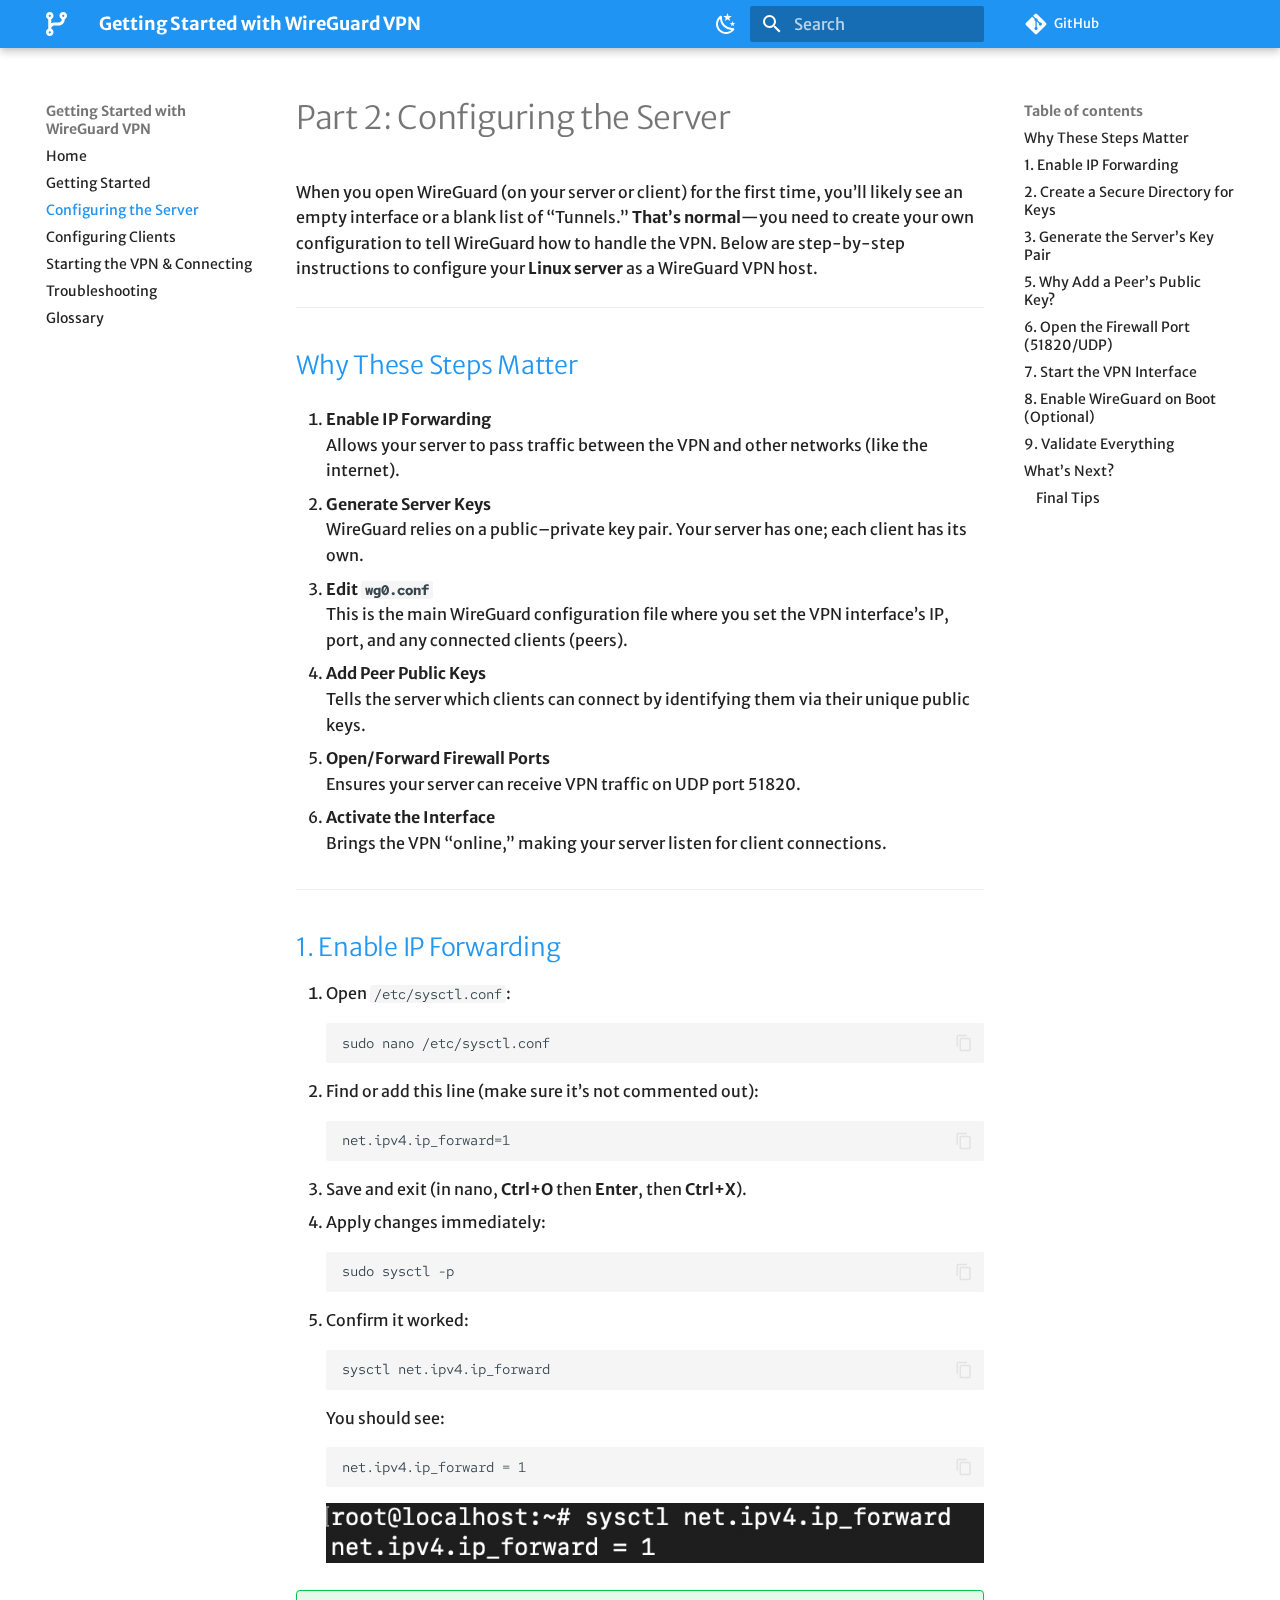
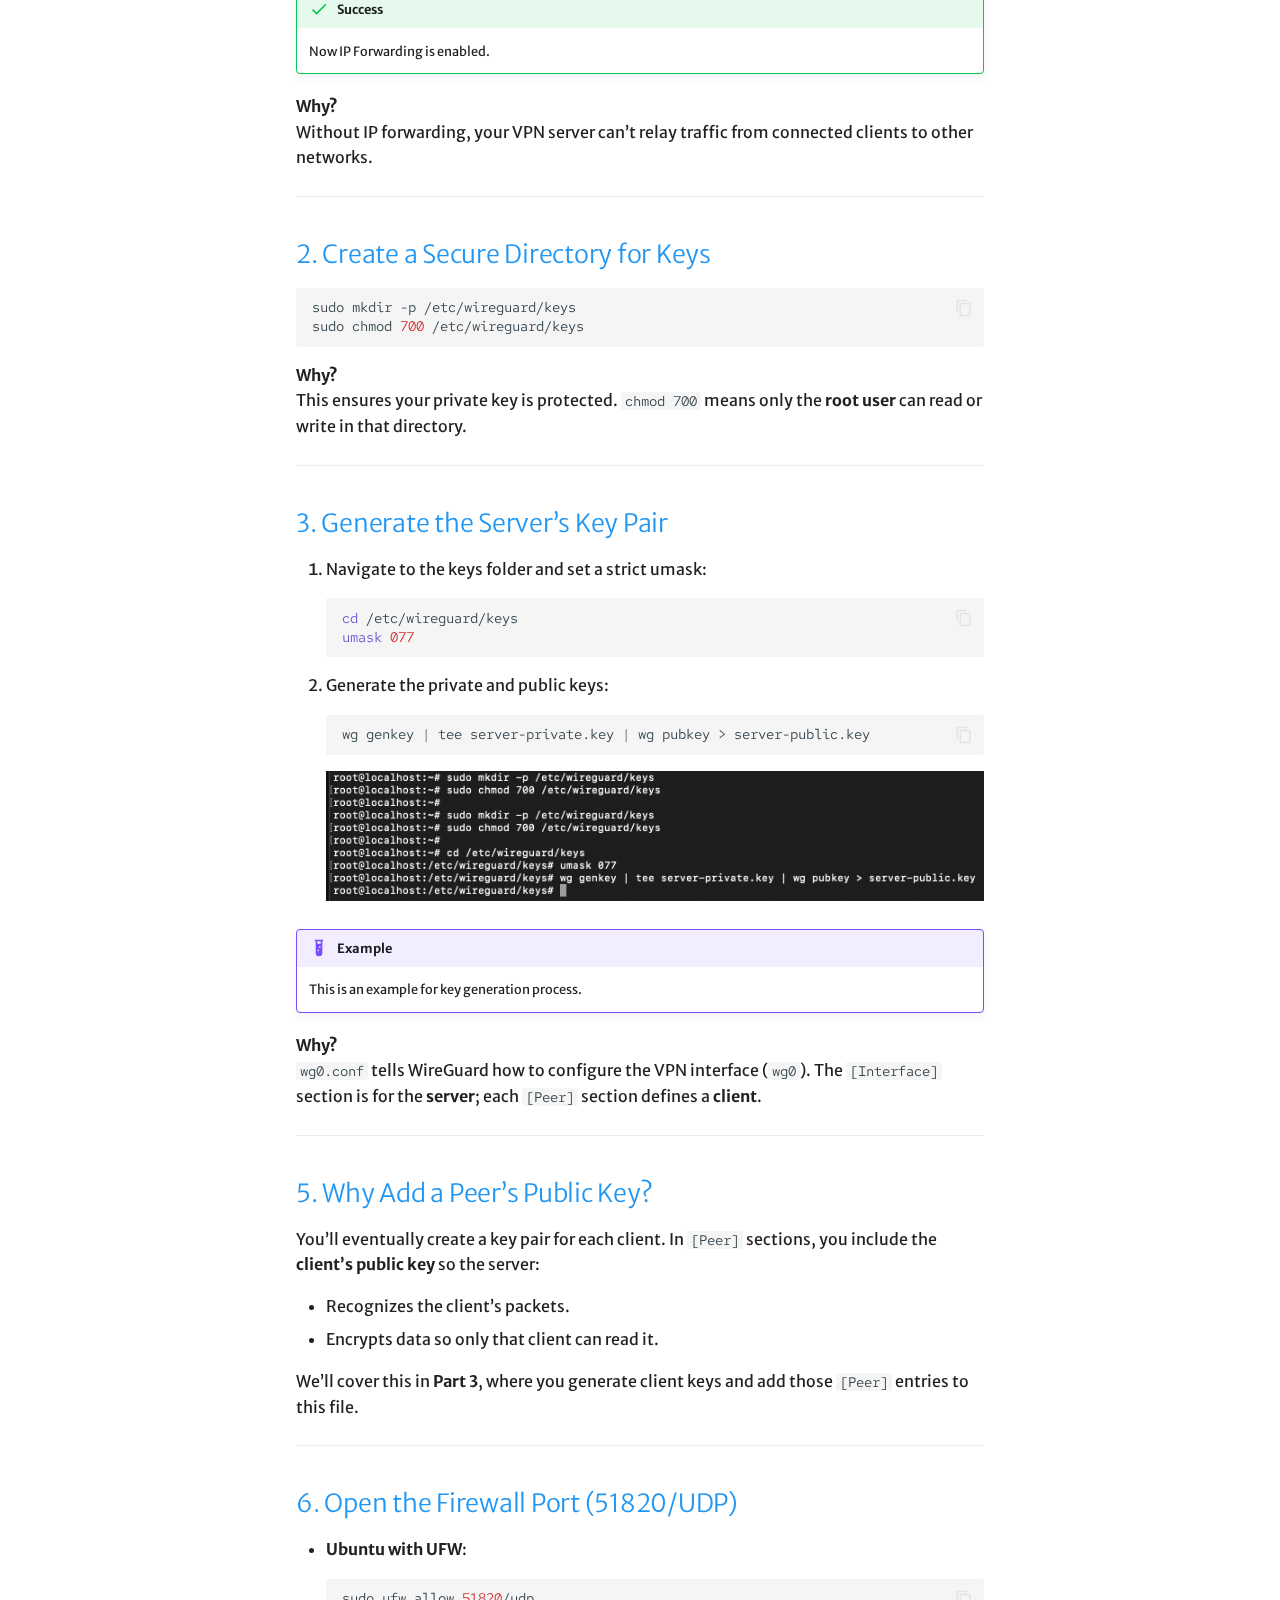
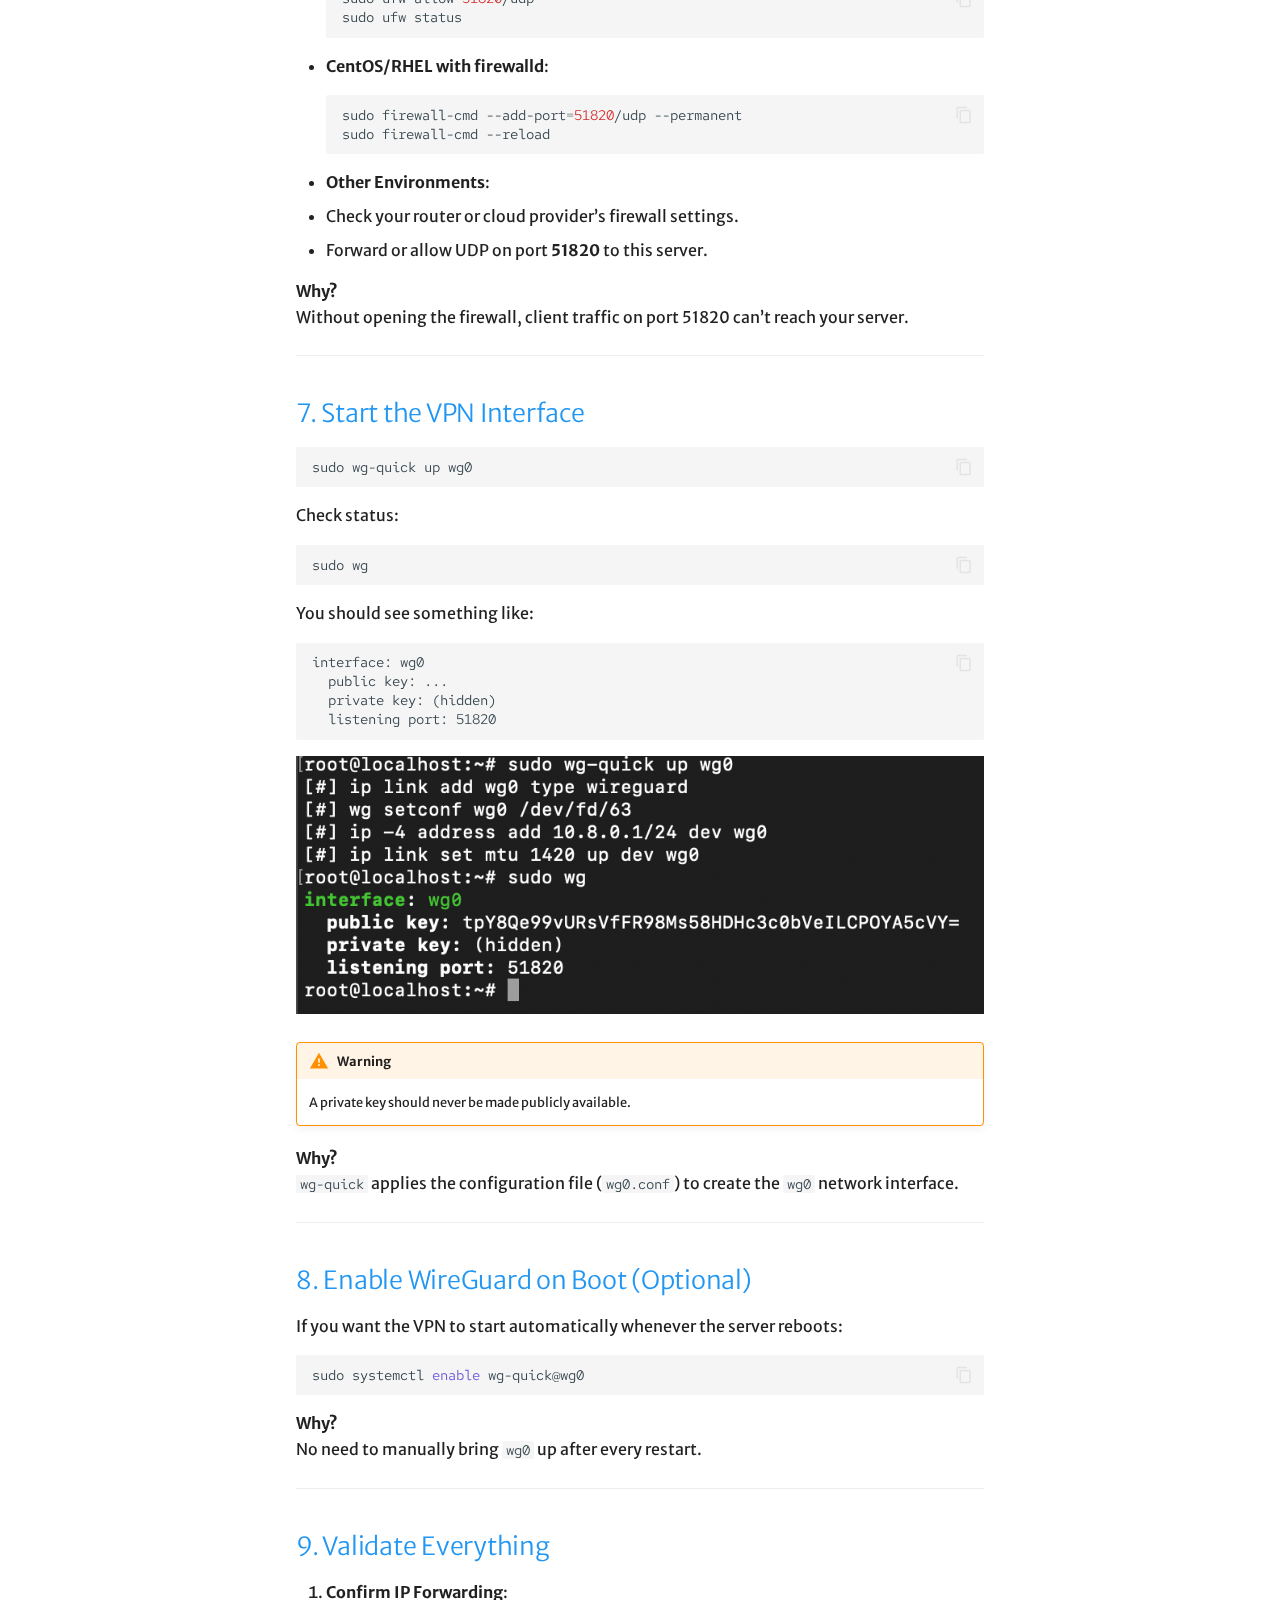
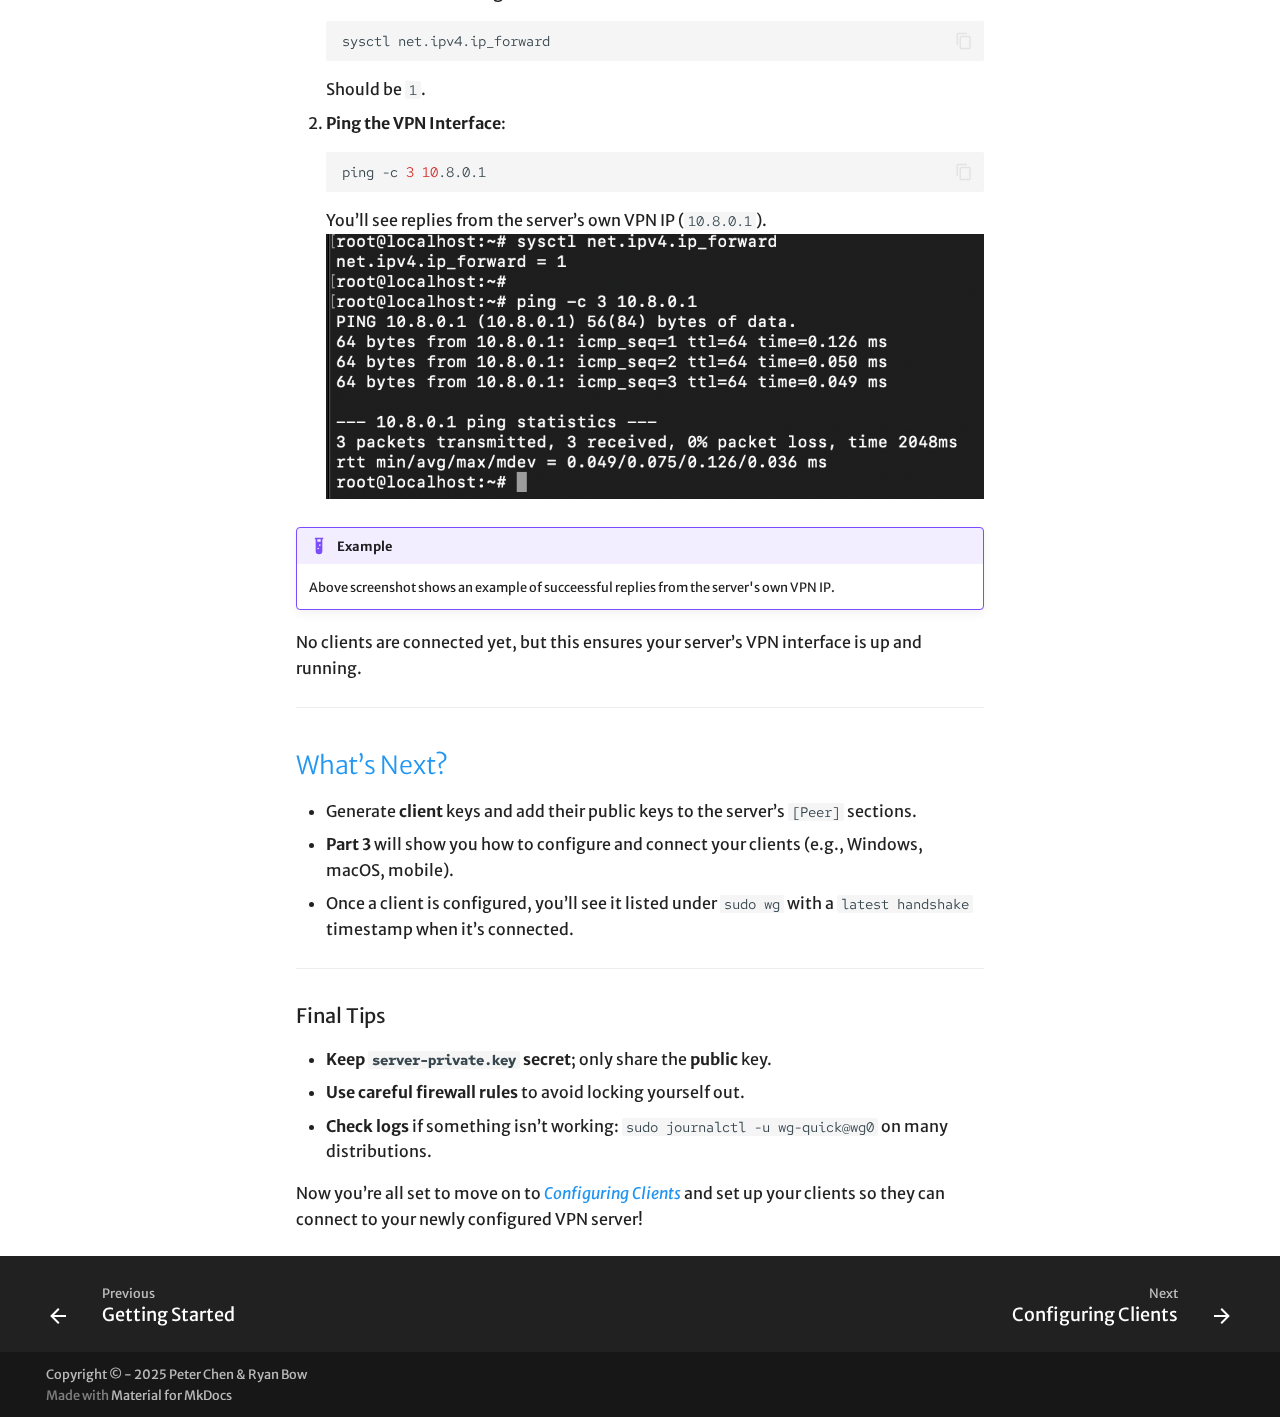
<file: part2/index.html>
<!doctype html>
<html lang="en" class="no-js">
  <head>
    
      <meta charset="utf-8">
      <meta name="viewport" content="width=device-width,initial-scale=1">
      
      
      
        <link rel="canonical" href="https://cghuisunshine.github.io/wireguard_setup/part2/">
      
      
        <link rel="prev" href="../part1/">
      
      
        <link rel="next" href="../part3/">
      
      
      <link rel="icon" href="../assets/images/code-branch-solid.svg">
      <meta name="generator" content="mkdocs-1.6.1, mkdocs-material-9.6.11">
    
    
      
        <title>Configuring the Server - Getting Started with WireGuard VPN</title>
      
    
    
      <link rel="stylesheet" href="../assets/stylesheets/main.4af4bdda.min.css">
      
        
        <link rel="stylesheet" href="../assets/stylesheets/palette.06af60db.min.css">
      
      


    
    
      
    
    
      
        
        
        <link rel="preconnect" href="https://fonts.gstatic.com" crossorigin>
        <link rel="stylesheet" href="https://fonts.googleapis.com/css?family=Merriweather+Sans:300,300i,400,400i,700,700i%7CRed+Hat+Mono:400,400i,700,700i&display=fallback">
        <style>:root{--md-text-font:"Merriweather Sans";--md-code-font:"Red Hat Mono"}</style>
      
    
    
      <link rel="stylesheet" href="../assets/style.css">
    
    <script>__md_scope=new URL("..",location),__md_hash=e=>[...e].reduce(((e,_)=>(e<<5)-e+_.charCodeAt(0)),0),__md_get=(e,_=localStorage,t=__md_scope)=>JSON.parse(_.getItem(t.pathname+"."+e)),__md_set=(e,_,t=localStorage,a=__md_scope)=>{try{t.setItem(a.pathname+"."+e,JSON.stringify(_))}catch(e){}}</script>
    
      

    
    
    
  </head>
  
  
    
    
      
    
    
    
    
    <body dir="ltr" data-md-color-scheme="slate" data-md-color-primary="green" data-md-color-accent="deep-purple">
  
    
    <input class="md-toggle" data-md-toggle="drawer" type="checkbox" id="__drawer" autocomplete="off">
    <input class="md-toggle" data-md-toggle="search" type="checkbox" id="__search" autocomplete="off">
    <label class="md-overlay" for="__drawer"></label>
    <div data-md-component="skip">
      
        
        <a href="#part-2-configuring-the-server" class="md-skip">
          Skip to content
        </a>
      
    </div>
    <div data-md-component="announce">
      
    </div>
    
    
      

  

<header class="md-header md-header--shadow" data-md-component="header">
  <nav class="md-header__inner md-grid" aria-label="Header">
    <a href=".." title="Getting Started with WireGuard VPN" class="md-header__button md-logo" aria-label="Getting Started with WireGuard VPN" data-md-component="logo">
      
  
  <svg xmlns="http://www.w3.org/2000/svg" viewBox="0 0 448 512"><!--! Font Awesome Free 6.7.2 by @fontawesome - https://fontawesome.com License - https://fontawesome.com/license/free (Icons: CC BY 4.0, Fonts: SIL OFL 1.1, Code: MIT License) Copyright 2024 Fonticons, Inc.--><path d="M80 104a24 24 0 1 0 0-48 24 24 0 1 0 0 48m80-24c0 32.8-19.7 61-48 73.3v87.8c18.8-10.9 40.7-17.1 64-17.1h96c35.3 0 64-28.7 64-64v-6.7c-28.3-12.3-48-40.5-48-73.3 0-44.2 35.8-80 80-80s80 35.8 80 80c0 32.8-19.7 61-48 73.3v6.7c0 70.7-57.3 128-128 128h-96c-35.3 0-64 28.7-64 64v6.7c28.3 12.3 48 40.5 48 73.3 0 44.2-35.8 80-80 80S0 476.2 0 432c0-32.8 19.7-61 48-73.3V153.3C19.7 141 0 112.8 0 80 0 35.8 35.8 0 80 0s80 35.8 80 80m232 0a24 24 0 1 0-48 0 24 24 0 1 0 48 0M80 456a24 24 0 1 0 0-48 24 24 0 1 0 0 48"/></svg>

    </a>
    <label class="md-header__button md-icon" for="__drawer">
      
      <svg xmlns="http://www.w3.org/2000/svg" viewBox="0 0 24 24"><path d="M3 6h18v2H3zm0 5h18v2H3zm0 5h18v2H3z"/></svg>
    </label>
    <div class="md-header__title" data-md-component="header-title">
      <div class="md-header__ellipsis">
        <div class="md-header__topic">
          <span class="md-ellipsis">
            Getting Started with WireGuard VPN
          </span>
        </div>
        <div class="md-header__topic" data-md-component="header-topic">
          <span class="md-ellipsis">
            
              Configuring the Server
            
          </span>
        </div>
      </div>
    </div>
    
      
        <form class="md-header__option" data-md-component="palette">
  
    
    
    
    <input class="md-option" data-md-color-media="(prefers-color-scheme: dark)" data-md-color-scheme="slate" data-md-color-primary="green" data-md-color-accent="deep-purple"  aria-label="Dark mode"  type="radio" name="__palette" id="__palette_0">
    
      <label class="md-header__button md-icon" title="Dark mode" for="__palette_1" hidden>
        <svg xmlns="http://www.w3.org/2000/svg" viewBox="0 0 24 24"><path d="M12 7a5 5 0 0 1 5 5 5 5 0 0 1-5 5 5 5 0 0 1-5-5 5 5 0 0 1 5-5m0 2a3 3 0 0 0-3 3 3 3 0 0 0 3 3 3 3 0 0 0 3-3 3 3 0 0 0-3-3m0-7 2.39 3.42C13.65 5.15 12.84 5 12 5s-1.65.15-2.39.42zM3.34 7l4.16-.35A7.2 7.2 0 0 0 5.94 8.5c-.44.74-.69 1.5-.83 2.29zm.02 10 1.76-3.77a7.131 7.131 0 0 0 2.38 4.14zM20.65 7l-1.77 3.79a7.02 7.02 0 0 0-2.38-4.15zm-.01 10-4.14.36c.59-.51 1.12-1.14 1.54-1.86.42-.73.69-1.5.83-2.29zM12 22l-2.41-3.44c.74.27 1.55.44 2.41.44.82 0 1.63-.17 2.37-.44z"/></svg>
      </label>
    
  
    
    
    
    <input class="md-option" data-md-color-media="(prefers-color-scheme: light)" data-md-color-scheme="default" data-md-color-primary="blue" data-md-color-accent="deep-orange"  aria-label="Light mode"  type="radio" name="__palette" id="__palette_1">
    
      <label class="md-header__button md-icon" title="Light mode" for="__palette_0" hidden>
        <svg xmlns="http://www.w3.org/2000/svg" viewBox="0 0 24 24"><path d="m17.75 4.09-2.53 1.94.91 3.06-2.63-1.81-2.63 1.81.91-3.06-2.53-1.94L12.44 4l1.06-3 1.06 3zm3.5 6.91-1.64 1.25.59 1.98-1.7-1.17-1.7 1.17.59-1.98L15.75 11l2.06-.05L18.5 9l.69 1.95zm-2.28 4.95c.83-.08 1.72 1.1 1.19 1.85-.32.45-.66.87-1.08 1.27C15.17 23 8.84 23 4.94 19.07c-3.91-3.9-3.91-10.24 0-14.14.4-.4.82-.76 1.27-1.08.75-.53 1.93.36 1.85 1.19-.27 2.86.69 5.83 2.89 8.02a9.96 9.96 0 0 0 8.02 2.89m-1.64 2.02a12.08 12.08 0 0 1-7.8-3.47c-2.17-2.19-3.33-5-3.49-7.82-2.81 3.14-2.7 7.96.31 10.98 3.02 3.01 7.84 3.12 10.98.31"/></svg>
      </label>
    
  
</form>
      
    
    
      <script>var palette=__md_get("__palette");if(palette&&palette.color){if("(prefers-color-scheme)"===palette.color.media){var media=matchMedia("(prefers-color-scheme: light)"),input=document.querySelector(media.matches?"[data-md-color-media='(prefers-color-scheme: light)']":"[data-md-color-media='(prefers-color-scheme: dark)']");palette.color.media=input.getAttribute("data-md-color-media"),palette.color.scheme=input.getAttribute("data-md-color-scheme"),palette.color.primary=input.getAttribute("data-md-color-primary"),palette.color.accent=input.getAttribute("data-md-color-accent")}for(var[key,value]of Object.entries(palette.color))document.body.setAttribute("data-md-color-"+key,value)}</script>
    
    
    
      
      
        <label class="md-header__button md-icon" for="__search">
          
          <svg xmlns="http://www.w3.org/2000/svg" viewBox="0 0 24 24"><path d="M9.5 3A6.5 6.5 0 0 1 16 9.5c0 1.61-.59 3.09-1.56 4.23l.27.27h.79l5 5-1.5 1.5-5-5v-.79l-.27-.27A6.52 6.52 0 0 1 9.5 16 6.5 6.5 0 0 1 3 9.5 6.5 6.5 0 0 1 9.5 3m0 2C7 5 5 7 5 9.5S7 14 9.5 14 14 12 14 9.5 12 5 9.5 5"/></svg>
        </label>
        <div class="md-search" data-md-component="search" role="dialog">
  <label class="md-search__overlay" for="__search"></label>
  <div class="md-search__inner" role="search">
    <form class="md-search__form" name="search">
      <input type="text" class="md-search__input" name="query" aria-label="Search" placeholder="Search" autocapitalize="off" autocorrect="off" autocomplete="off" spellcheck="false" data-md-component="search-query" required>
      <label class="md-search__icon md-icon" for="__search">
        
        <svg xmlns="http://www.w3.org/2000/svg" viewBox="0 0 24 24"><path d="M9.5 3A6.5 6.5 0 0 1 16 9.5c0 1.61-.59 3.09-1.56 4.23l.27.27h.79l5 5-1.5 1.5-5-5v-.79l-.27-.27A6.52 6.52 0 0 1 9.5 16 6.5 6.5 0 0 1 3 9.5 6.5 6.5 0 0 1 9.5 3m0 2C7 5 5 7 5 9.5S7 14 9.5 14 14 12 14 9.5 12 5 9.5 5"/></svg>
        
        <svg xmlns="http://www.w3.org/2000/svg" viewBox="0 0 24 24"><path d="M20 11v2H8l5.5 5.5-1.42 1.42L4.16 12l7.92-7.92L13.5 5.5 8 11z"/></svg>
      </label>
      <nav class="md-search__options" aria-label="Search">
        
        <button type="reset" class="md-search__icon md-icon" title="Clear" aria-label="Clear" tabindex="-1">
          
          <svg xmlns="http://www.w3.org/2000/svg" viewBox="0 0 24 24"><path d="M19 6.41 17.59 5 12 10.59 6.41 5 5 6.41 10.59 12 5 17.59 6.41 19 12 13.41 17.59 19 19 17.59 13.41 12z"/></svg>
        </button>
      </nav>
      
    </form>
    <div class="md-search__output">
      <div class="md-search__scrollwrap" tabindex="0" data-md-scrollfix>
        <div class="md-search-result" data-md-component="search-result">
          <div class="md-search-result__meta">
            Initializing search
          </div>
          <ol class="md-search-result__list" role="presentation"></ol>
        </div>
      </div>
    </div>
  </div>
</div>
      
    
    
      <div class="md-header__source">
        <a href="https://github.com/cghuisunshine/wireguard_setup.git" title="Go to repository" class="md-source" data-md-component="source">
  <div class="md-source__icon md-icon">
    
    <svg xmlns="http://www.w3.org/2000/svg" viewBox="0 0 448 512"><!--! Font Awesome Free 6.7.2 by @fontawesome - https://fontawesome.com License - https://fontawesome.com/license/free (Icons: CC BY 4.0, Fonts: SIL OFL 1.1, Code: MIT License) Copyright 2024 Fonticons, Inc.--><path d="M439.55 236.05 244 40.45a28.87 28.87 0 0 0-40.81 0l-40.66 40.63 51.52 51.52c27.06-9.14 52.68 16.77 43.39 43.68l49.66 49.66c34.23-11.8 61.18 31 35.47 56.69-26.49 26.49-70.21-2.87-56-37.34L240.22 199v121.85c25.3 12.54 22.26 41.85 9.08 55a34.34 34.34 0 0 1-48.55 0c-17.57-17.6-11.07-46.91 11.25-56v-123c-20.8-8.51-24.6-30.74-18.64-45L142.57 101 8.45 235.14a28.86 28.86 0 0 0 0 40.81l195.61 195.6a28.86 28.86 0 0 0 40.8 0l194.69-194.69a28.86 28.86 0 0 0 0-40.81"/></svg>
  </div>
  <div class="md-source__repository">
    GitHub
  </div>
</a>
      </div>
    
  </nav>
  
</header>
    
    <div class="md-container" data-md-component="container">
      
      
        
          
        
      
      <main class="md-main" data-md-component="main">
        <div class="md-main__inner md-grid">
          
            
              
              <div class="md-sidebar md-sidebar--primary" data-md-component="sidebar" data-md-type="navigation" >
                <div class="md-sidebar__scrollwrap">
                  <div class="md-sidebar__inner">
                    



<nav class="md-nav md-nav--primary" aria-label="Navigation" data-md-level="0">
  <label class="md-nav__title" for="__drawer">
    <a href=".." title="Getting Started with WireGuard VPN" class="md-nav__button md-logo" aria-label="Getting Started with WireGuard VPN" data-md-component="logo">
      
  
  <svg xmlns="http://www.w3.org/2000/svg" viewBox="0 0 448 512"><!--! Font Awesome Free 6.7.2 by @fontawesome - https://fontawesome.com License - https://fontawesome.com/license/free (Icons: CC BY 4.0, Fonts: SIL OFL 1.1, Code: MIT License) Copyright 2024 Fonticons, Inc.--><path d="M80 104a24 24 0 1 0 0-48 24 24 0 1 0 0 48m80-24c0 32.8-19.7 61-48 73.3v87.8c18.8-10.9 40.7-17.1 64-17.1h96c35.3 0 64-28.7 64-64v-6.7c-28.3-12.3-48-40.5-48-73.3 0-44.2 35.8-80 80-80s80 35.8 80 80c0 32.8-19.7 61-48 73.3v6.7c0 70.7-57.3 128-128 128h-96c-35.3 0-64 28.7-64 64v6.7c28.3 12.3 48 40.5 48 73.3 0 44.2-35.8 80-80 80S0 476.2 0 432c0-32.8 19.7-61 48-73.3V153.3C19.7 141 0 112.8 0 80 0 35.8 35.8 0 80 0s80 35.8 80 80m232 0a24 24 0 1 0-48 0 24 24 0 1 0 48 0M80 456a24 24 0 1 0 0-48 24 24 0 1 0 0 48"/></svg>

    </a>
    Getting Started with WireGuard VPN
  </label>
  
    <div class="md-nav__source">
      <a href="https://github.com/cghuisunshine/wireguard_setup.git" title="Go to repository" class="md-source" data-md-component="source">
  <div class="md-source__icon md-icon">
    
    <svg xmlns="http://www.w3.org/2000/svg" viewBox="0 0 448 512"><!--! Font Awesome Free 6.7.2 by @fontawesome - https://fontawesome.com License - https://fontawesome.com/license/free (Icons: CC BY 4.0, Fonts: SIL OFL 1.1, Code: MIT License) Copyright 2024 Fonticons, Inc.--><path d="M439.55 236.05 244 40.45a28.87 28.87 0 0 0-40.81 0l-40.66 40.63 51.52 51.52c27.06-9.14 52.68 16.77 43.39 43.68l49.66 49.66c34.23-11.8 61.18 31 35.47 56.69-26.49 26.49-70.21-2.87-56-37.34L240.22 199v121.85c25.3 12.54 22.26 41.85 9.08 55a34.34 34.34 0 0 1-48.55 0c-17.57-17.6-11.07-46.91 11.25-56v-123c-20.8-8.51-24.6-30.74-18.64-45L142.57 101 8.45 235.14a28.86 28.86 0 0 0 0 40.81l195.61 195.6a28.86 28.86 0 0 0 40.8 0l194.69-194.69a28.86 28.86 0 0 0 0-40.81"/></svg>
  </div>
  <div class="md-source__repository">
    GitHub
  </div>
</a>
    </div>
  
  <ul class="md-nav__list" data-md-scrollfix>
    
      
      
  
  
  
  
    <li class="md-nav__item">
      <a href=".." class="md-nav__link">
        
  
  
  <span class="md-ellipsis">
    Home
    
  </span>
  

      </a>
    </li>
  

    
      
      
  
  
  
  
    <li class="md-nav__item">
      <a href="../part1/" class="md-nav__link">
        
  
  
  <span class="md-ellipsis">
    Getting Started
    
  </span>
  

      </a>
    </li>
  

    
      
      
  
  
    
  
  
  
    <li class="md-nav__item md-nav__item--active">
      
      <input class="md-nav__toggle md-toggle" type="checkbox" id="__toc">
      
      
        
      
      
        <label class="md-nav__link md-nav__link--active" for="__toc">
          
  
  
  <span class="md-ellipsis">
    Configuring the Server
    
  </span>
  

          <span class="md-nav__icon md-icon"></span>
        </label>
      
      <a href="./" class="md-nav__link md-nav__link--active">
        
  
  
  <span class="md-ellipsis">
    Configuring the Server
    
  </span>
  

      </a>
      
        

<nav class="md-nav md-nav--secondary" aria-label="Table of contents">
  
  
  
    
  
  
    <label class="md-nav__title" for="__toc">
      <span class="md-nav__icon md-icon"></span>
      Table of contents
    </label>
    <ul class="md-nav__list" data-md-component="toc" data-md-scrollfix>
      
        <li class="md-nav__item">
  <a href="#why-these-steps-matter" class="md-nav__link">
    <span class="md-ellipsis">
      Why These Steps Matter
    </span>
  </a>
  
</li>
      
        <li class="md-nav__item">
  <a href="#1-enable-ip-forwarding" class="md-nav__link">
    <span class="md-ellipsis">
      1. Enable IP Forwarding
    </span>
  </a>
  
</li>
      
        <li class="md-nav__item">
  <a href="#2-create-a-secure-directory-for-keys" class="md-nav__link">
    <span class="md-ellipsis">
      2. Create a Secure Directory for Keys
    </span>
  </a>
  
</li>
      
        <li class="md-nav__item">
  <a href="#3-generate-the-servers-key-pair" class="md-nav__link">
    <span class="md-ellipsis">
      3. Generate the Server’s Key Pair
    </span>
  </a>
  
</li>
      
        <li class="md-nav__item">
  <a href="#5-why-add-a-peers-public-key" class="md-nav__link">
    <span class="md-ellipsis">
      5. Why Add a Peer’s Public Key?
    </span>
  </a>
  
</li>
      
        <li class="md-nav__item">
  <a href="#6-open-the-firewall-port-51820udp" class="md-nav__link">
    <span class="md-ellipsis">
      6. Open the Firewall Port (51820/UDP)
    </span>
  </a>
  
</li>
      
        <li class="md-nav__item">
  <a href="#7-start-the-vpn-interface" class="md-nav__link">
    <span class="md-ellipsis">
      7. Start the VPN Interface
    </span>
  </a>
  
</li>
      
        <li class="md-nav__item">
  <a href="#8-enable-wireguard-on-boot-optional" class="md-nav__link">
    <span class="md-ellipsis">
      8. Enable WireGuard on Boot (Optional)
    </span>
  </a>
  
</li>
      
        <li class="md-nav__item">
  <a href="#9-validate-everything" class="md-nav__link">
    <span class="md-ellipsis">
      9. Validate Everything
    </span>
  </a>
  
</li>
      
        <li class="md-nav__item">
  <a href="#whats-next" class="md-nav__link">
    <span class="md-ellipsis">
      What’s Next?
    </span>
  </a>
  
    <nav class="md-nav" aria-label="What’s Next?">
      <ul class="md-nav__list">
        
          <li class="md-nav__item">
  <a href="#final-tips" class="md-nav__link">
    <span class="md-ellipsis">
      Final Tips
    </span>
  </a>
  
</li>
        
      </ul>
    </nav>
  
</li>
      
    </ul>
  
</nav>
      
    </li>
  

    
      
      
  
  
  
  
    <li class="md-nav__item">
      <a href="../part3/" class="md-nav__link">
        
  
  
  <span class="md-ellipsis">
    Configuring Clients
    
  </span>
  

      </a>
    </li>
  

    
      
      
  
  
  
  
    <li class="md-nav__item">
      <a href="../part4/" class="md-nav__link">
        
  
  
  <span class="md-ellipsis">
    Starting the VPN & Connecting
    
  </span>
  

      </a>
    </li>
  

    
      
      
  
  
  
  
    <li class="md-nav__item">
      <a href="../troubleshooting/" class="md-nav__link">
        
  
  
  <span class="md-ellipsis">
    Troubleshooting
    
  </span>
  

      </a>
    </li>
  

    
      
      
  
  
  
  
    <li class="md-nav__item">
      <a href="../glossary/" class="md-nav__link">
        
  
  
  <span class="md-ellipsis">
    Glossary
    
  </span>
  

      </a>
    </li>
  

    
  </ul>
</nav>
                  </div>
                </div>
              </div>
            
            
              
              <div class="md-sidebar md-sidebar--secondary" data-md-component="sidebar" data-md-type="toc" >
                <div class="md-sidebar__scrollwrap">
                  <div class="md-sidebar__inner">
                    

<nav class="md-nav md-nav--secondary" aria-label="Table of contents">
  
  
  
    
  
  
    <label class="md-nav__title" for="__toc">
      <span class="md-nav__icon md-icon"></span>
      Table of contents
    </label>
    <ul class="md-nav__list" data-md-component="toc" data-md-scrollfix>
      
        <li class="md-nav__item">
  <a href="#why-these-steps-matter" class="md-nav__link">
    <span class="md-ellipsis">
      Why These Steps Matter
    </span>
  </a>
  
</li>
      
        <li class="md-nav__item">
  <a href="#1-enable-ip-forwarding" class="md-nav__link">
    <span class="md-ellipsis">
      1. Enable IP Forwarding
    </span>
  </a>
  
</li>
      
        <li class="md-nav__item">
  <a href="#2-create-a-secure-directory-for-keys" class="md-nav__link">
    <span class="md-ellipsis">
      2. Create a Secure Directory for Keys
    </span>
  </a>
  
</li>
      
        <li class="md-nav__item">
  <a href="#3-generate-the-servers-key-pair" class="md-nav__link">
    <span class="md-ellipsis">
      3. Generate the Server’s Key Pair
    </span>
  </a>
  
</li>
      
        <li class="md-nav__item">
  <a href="#5-why-add-a-peers-public-key" class="md-nav__link">
    <span class="md-ellipsis">
      5. Why Add a Peer’s Public Key?
    </span>
  </a>
  
</li>
      
        <li class="md-nav__item">
  <a href="#6-open-the-firewall-port-51820udp" class="md-nav__link">
    <span class="md-ellipsis">
      6. Open the Firewall Port (51820/UDP)
    </span>
  </a>
  
</li>
      
        <li class="md-nav__item">
  <a href="#7-start-the-vpn-interface" class="md-nav__link">
    <span class="md-ellipsis">
      7. Start the VPN Interface
    </span>
  </a>
  
</li>
      
        <li class="md-nav__item">
  <a href="#8-enable-wireguard-on-boot-optional" class="md-nav__link">
    <span class="md-ellipsis">
      8. Enable WireGuard on Boot (Optional)
    </span>
  </a>
  
</li>
      
        <li class="md-nav__item">
  <a href="#9-validate-everything" class="md-nav__link">
    <span class="md-ellipsis">
      9. Validate Everything
    </span>
  </a>
  
</li>
      
        <li class="md-nav__item">
  <a href="#whats-next" class="md-nav__link">
    <span class="md-ellipsis">
      What’s Next?
    </span>
  </a>
  
    <nav class="md-nav" aria-label="What’s Next?">
      <ul class="md-nav__list">
        
          <li class="md-nav__item">
  <a href="#final-tips" class="md-nav__link">
    <span class="md-ellipsis">
      Final Tips
    </span>
  </a>
  
</li>
        
      </ul>
    </nav>
  
</li>
      
    </ul>
  
</nav>
                  </div>
                </div>
              </div>
            
          
          
            <div class="md-content" data-md-component="content">
              <article class="md-content__inner md-typeset">
                
                  


  
  


<h1 id="part-2-configuring-the-server">Part 2: Configuring the Server</h1>
<p>When you open WireGuard (on your server or client) for the first time, you’ll likely see an empty interface or a blank list of “Tunnels.” <strong>That’s normal</strong>—you need to create your own configuration to tell WireGuard how to handle the VPN. Below are step-by-step instructions to configure your <strong>Linux server</strong> as a WireGuard VPN host.</p>
<hr />
<h2 id="why-these-steps-matter">Why These Steps Matter</h2>
<ol>
<li>
<p><strong>Enable IP Forwarding</strong><br />
   Allows your server to pass traffic between the VPN and other networks (like the internet).</p>
</li>
<li>
<p><strong>Generate Server Keys</strong><br />
   WireGuard relies on a public–private key pair. Your server has one; each client has its own.</p>
</li>
<li>
<p><strong>Edit <code>wg0.conf</code></strong><br />
   This is the main WireGuard configuration file where you set the VPN interface’s IP, port, and any connected clients (peers).</p>
</li>
<li>
<p><strong>Add Peer Public Keys</strong><br />
   Tells the server which clients can connect by identifying them via their unique public keys.</p>
</li>
<li>
<p><strong>Open/Forward Firewall Ports</strong><br />
   Ensures your server can receive VPN traffic on UDP port 51820.</p>
</li>
<li>
<p><strong>Activate the Interface</strong><br />
   Brings the VPN “online,” making your server listen for client connections.</p>
</li>
</ol>
<hr />
<h2 id="1-enable-ip-forwarding">1. Enable IP Forwarding</h2>
<ol>
<li>Open <code>/etc/sysctl.conf</code>:
   <div class="language-bash highlight"><pre><span></span><code><span id="__span-0-1"><a id="__codelineno-0-1" name="__codelineno-0-1" href="#__codelineno-0-1"></a>sudo<span class="w"> </span>nano<span class="w"> </span>/etc/sysctl.conf
</span></code></pre></div></li>
<li>Find or add this line (make sure it’s not commented out):
   <div class="language-text highlight"><pre><span></span><code><span id="__span-1-1"><a id="__codelineno-1-1" name="__codelineno-1-1" href="#__codelineno-1-1"></a>net.ipv4.ip_forward=1
</span></code></pre></div></li>
<li>Save and exit (in nano, <strong>Ctrl+O</strong> then <strong>Enter</strong>, then <strong>Ctrl+X</strong>).</li>
<li>Apply changes immediately:
   <div class="language-bash highlight"><pre><span></span><code><span id="__span-2-1"><a id="__codelineno-2-1" name="__codelineno-2-1" href="#__codelineno-2-1"></a>sudo<span class="w"> </span>sysctl<span class="w"> </span>-p
</span></code></pre></div></li>
<li>Confirm it worked:
   <div class="language-bash highlight"><pre><span></span><code><span id="__span-3-1"><a id="__codelineno-3-1" name="__codelineno-3-1" href="#__codelineno-3-1"></a>sysctl<span class="w"> </span>net.ipv4.ip_forward
</span></code></pre></div>
   You should see:<br />
   <div class="language-text highlight"><pre><span></span><code><span id="__span-4-1"><a id="__codelineno-4-1" name="__codelineno-4-1" href="#__codelineno-4-1"></a>net.ipv4.ip_forward = 1
</span></code></pre></div>
   <img alt="ip_forward_enable" src="../assets/images/ip_forward_enable.png" /></li>
</ol>
<div class="admonition success">
<p class="admonition-title">Success</p>
<p>Now IP Forwarding is enabled.</p>
</div>
<p><strong>Why?</strong><br />
Without IP forwarding, your VPN server can’t relay traffic from connected clients to other networks.</p>
<hr />
<h2 id="2-create-a-secure-directory-for-keys">2. Create a Secure Directory for Keys</h2>
<div class="language-bash highlight"><pre><span></span><code><span id="__span-5-1"><a id="__codelineno-5-1" name="__codelineno-5-1" href="#__codelineno-5-1"></a>sudo<span class="w"> </span>mkdir<span class="w"> </span>-p<span class="w"> </span>/etc/wireguard/keys
</span><span id="__span-5-2"><a id="__codelineno-5-2" name="__codelineno-5-2" href="#__codelineno-5-2"></a>sudo<span class="w"> </span>chmod<span class="w"> </span><span class="m">700</span><span class="w"> </span>/etc/wireguard/keys
</span></code></pre></div>
<p><strong>Why?</strong><br />
This ensures your private key is protected. <code>chmod 700</code> means only the <strong>root user</strong> can read or write in that directory.</p>
<hr />
<h2 id="3-generate-the-servers-key-pair">3. Generate the Server’s Key Pair</h2>
<ol>
<li>Navigate to the keys folder and set a strict umask:
   <div class="language-bash highlight"><pre><span></span><code><span id="__span-6-1"><a id="__codelineno-6-1" name="__codelineno-6-1" href="#__codelineno-6-1"></a><span class="nb">cd</span><span class="w"> </span>/etc/wireguard/keys
</span><span id="__span-6-2"><a id="__codelineno-6-2" name="__codelineno-6-2" href="#__codelineno-6-2"></a><span class="nb">umask</span><span class="w"> </span><span class="m">077</span>
</span></code></pre></div></li>
<li>Generate the private and public keys:
   <div class="language-bash highlight"><pre><span></span><code><span id="__span-7-1"><a id="__codelineno-7-1" name="__codelineno-7-1" href="#__codelineno-7-1"></a>wg<span class="w"> </span>genkey<span class="w"> </span><span class="p">|</span><span class="w"> </span>tee<span class="w"> </span>server-private.key<span class="w"> </span><span class="p">|</span><span class="w"> </span>wg<span class="w"> </span>pubkey<span class="w"> </span>&gt;<span class="w"> </span>server-public.key
</span></code></pre></div>
   <img alt="server_keys_generate" src="../assets/images/server_keys_generate.png" /></li>
</ol>
<div class="admonition example">
<p class="admonition-title">Example</p>
<p>This is an example for key generation process.</p>
</div>
<p><strong>Why?</strong><br />
<code>wg0.conf</code> tells WireGuard how to configure the VPN interface (<code>wg0</code>). The <code>[Interface]</code> section is for the <strong>server</strong>; each <code>[Peer]</code> section defines a <strong>client</strong>.</p>
<hr />
<h2 id="5-why-add-a-peers-public-key">5. Why Add a Peer’s Public Key?</h2>
<p>You’ll eventually create a key pair for each client. In <code>[Peer]</code> sections, you include the <strong>client’s public key</strong> so the server:</p>
<ul>
<li>Recognizes the client’s packets.  </li>
<li>Encrypts data so only that client can read it.</li>
</ul>
<p>We’ll cover this in <strong>Part 3</strong>, where you generate client keys and add those <code>[Peer]</code> entries to this file.</p>
<hr />
<h2 id="6-open-the-firewall-port-51820udp">6. Open the Firewall Port (51820/UDP)</h2>
<ul>
<li><strong>Ubuntu with UFW</strong>:
  <div class="language-bash highlight"><pre><span></span><code><span id="__span-8-1"><a id="__codelineno-8-1" name="__codelineno-8-1" href="#__codelineno-8-1"></a>sudo<span class="w"> </span>ufw<span class="w"> </span>allow<span class="w"> </span><span class="m">51820</span>/udp
</span><span id="__span-8-2"><a id="__codelineno-8-2" name="__codelineno-8-2" href="#__codelineno-8-2"></a>sudo<span class="w"> </span>ufw<span class="w"> </span>status
</span></code></pre></div></li>
<li><strong>CentOS/RHEL with firewalld</strong>:
  <div class="language-bash highlight"><pre><span></span><code><span id="__span-9-1"><a id="__codelineno-9-1" name="__codelineno-9-1" href="#__codelineno-9-1"></a>sudo<span class="w"> </span>firewall-cmd<span class="w"> </span>--add-port<span class="o">=</span><span class="m">51820</span>/udp<span class="w"> </span>--permanent
</span><span id="__span-9-2"><a id="__codelineno-9-2" name="__codelineno-9-2" href="#__codelineno-9-2"></a>sudo<span class="w"> </span>firewall-cmd<span class="w"> </span>--reload
</span></code></pre></div></li>
<li><strong>Other Environments</strong>:</li>
<li>Check your router or cloud provider’s firewall settings.</li>
<li>Forward or allow UDP on port <strong>51820</strong> to this server.</li>
</ul>
<p><strong>Why?</strong><br />
Without opening the firewall, client traffic on port 51820 can’t reach your server.</p>
<hr />
<h2 id="7-start-the-vpn-interface">7. Start the VPN Interface</h2>
<p><div class="language-bash highlight"><pre><span></span><code><span id="__span-10-1"><a id="__codelineno-10-1" name="__codelineno-10-1" href="#__codelineno-10-1"></a>sudo<span class="w"> </span>wg-quick<span class="w"> </span>up<span class="w"> </span>wg0
</span></code></pre></div>
Check status:
<div class="language-bash highlight"><pre><span></span><code><span id="__span-11-1"><a id="__codelineno-11-1" name="__codelineno-11-1" href="#__codelineno-11-1"></a>sudo<span class="w"> </span>wg
</span></code></pre></div>
You should see something like:
<div class="language-text highlight"><pre><span></span><code><span id="__span-12-1"><a id="__codelineno-12-1" name="__codelineno-12-1" href="#__codelineno-12-1"></a>interface: wg0
</span><span id="__span-12-2"><a id="__codelineno-12-2" name="__codelineno-12-2" href="#__codelineno-12-2"></a>  public key: ...
</span><span id="__span-12-3"><a id="__codelineno-12-3" name="__codelineno-12-3" href="#__codelineno-12-3"></a>  private key: (hidden)
</span><span id="__span-12-4"><a id="__codelineno-12-4" name="__codelineno-12-4" href="#__codelineno-12-4"></a>  listening port: 51820
</span></code></pre></div>
<img alt="start_vpn_interface" src="../assets/images/start_vpn_interface.png" /></p>
<div class="admonition warning">
<p class="admonition-title">Warning</p>
<p>A private key should never be made publicly available.</p>
</div>
<p><strong>Why?</strong><br />
<code>wg-quick</code> applies the configuration file (<code>wg0.conf</code>) to create the <code>wg0</code> network interface.</p>
<hr />
<h2 id="8-enable-wireguard-on-boot-optional">8. Enable WireGuard on Boot (Optional)</h2>
<p>If you want the VPN to start automatically whenever the server reboots:</p>
<div class="language-bash highlight"><pre><span></span><code><span id="__span-13-1"><a id="__codelineno-13-1" name="__codelineno-13-1" href="#__codelineno-13-1"></a>sudo<span class="w"> </span>systemctl<span class="w"> </span><span class="nb">enable</span><span class="w"> </span>wg-quick@wg0
</span></code></pre></div>
<p><strong>Why?</strong><br />
No need to manually bring <code>wg0</code> up after every restart.</p>
<hr />
<h2 id="9-validate-everything">9. Validate Everything</h2>
<ol>
<li><strong>Confirm IP Forwarding</strong>:
   <div class="language-bash highlight"><pre><span></span><code><span id="__span-14-1"><a id="__codelineno-14-1" name="__codelineno-14-1" href="#__codelineno-14-1"></a>sysctl<span class="w"> </span>net.ipv4.ip_forward
</span></code></pre></div>
   Should be <code>1</code>.</li>
<li><strong>Ping the VPN Interface</strong>:
   <div class="language-bash highlight"><pre><span></span><code><span id="__span-15-1"><a id="__codelineno-15-1" name="__codelineno-15-1" href="#__codelineno-15-1"></a>ping<span class="w"> </span>-c<span class="w"> </span><span class="m">3</span><span class="w"> </span><span class="m">10</span>.8.0.1
</span></code></pre></div>
   You’ll see replies from the server’s own VPN IP (<code>10.8.0.1</code>).
   <img alt="validate_vpn_interface" src="../assets/images/validate_vpn_interface.png" /></li>
</ol>
<div class="admonition example">
<p class="admonition-title">Example</p>
<p>Above screenshot shows an example of succeessful replies from the server's own VPN IP.</p>
</div>
<p>No clients are connected yet, but this ensures your server’s VPN interface is up and running.</p>
<hr />
<h2 id="whats-next">What’s Next?</h2>
<ul>
<li>Generate <strong>client</strong> keys and add their public keys to the server’s <code>[Peer]</code> sections. </li>
<li><strong>Part 3</strong> will show you how to configure and connect your clients (e.g., Windows, macOS, mobile). </li>
<li>Once a client is configured, you’ll see it listed under <code>sudo wg</code> with a <code>latest handshake</code> timestamp when it’s connected.</li>
</ul>
<hr />
<h3 id="final-tips">Final Tips</h3>
<ul>
<li><strong>Keep <code>server-private.key</code> secret</strong>; only share the <strong>public</strong> key.  </li>
<li><strong>Use careful firewall rules</strong> to avoid locking yourself out.  </li>
<li><strong>Check logs</strong> if something isn’t working: <code>sudo journalctl -u wg-quick@wg0</code> on many distributions.</li>
</ul>
<p>Now you’re all set to move on to <a href="../part3/"><em>Configuring Clients</em></a> and set up your clients so they can connect to your newly configured VPN server!</p>












                
              </article>
            </div>
          
          
<script>var target=document.getElementById(location.hash.slice(1));target&&target.name&&(target.checked=target.name.startsWith("__tabbed_"))</script>
        </div>
        
      </main>
      
        <footer class="md-footer">
  
    
      
      <nav class="md-footer__inner md-grid" aria-label="Footer" >
        
          
          <a href="../part1/" class="md-footer__link md-footer__link--prev" aria-label="Previous: Getting Started">
            <div class="md-footer__button md-icon">
              
              <svg xmlns="http://www.w3.org/2000/svg" viewBox="0 0 24 24"><path d="M20 11v2H8l5.5 5.5-1.42 1.42L4.16 12l7.92-7.92L13.5 5.5 8 11z"/></svg>
            </div>
            <div class="md-footer__title">
              <span class="md-footer__direction">
                Previous
              </span>
              <div class="md-ellipsis">
                Getting Started
              </div>
            </div>
          </a>
        
        
          
          <a href="../part3/" class="md-footer__link md-footer__link--next" aria-label="Next: Configuring Clients">
            <div class="md-footer__title">
              <span class="md-footer__direction">
                Next
              </span>
              <div class="md-ellipsis">
                Configuring Clients
              </div>
            </div>
            <div class="md-footer__button md-icon">
              
              <svg xmlns="http://www.w3.org/2000/svg" viewBox="0 0 24 24"><path d="M4 11v2h12l-5.5 5.5 1.42 1.42L19.84 12l-7.92-7.92L10.5 5.5 16 11z"/></svg>
            </div>
          </a>
        
      </nav>
    
  
  <div class="md-footer-meta md-typeset">
    <div class="md-footer-meta__inner md-grid">
      <div class="md-copyright">
  
    <div class="md-copyright__highlight">
      Copyright &copy; - 2025 Peter Chen & Ryan Bow
    </div>
  
  
    Made with
    <a href="https://squidfunk.github.io/mkdocs-material/" target="_blank" rel="noopener">
      Material for MkDocs
    </a>
  
</div>
      
    </div>
  </div>
</footer>
      
    </div>
    <div class="md-dialog" data-md-component="dialog">
      <div class="md-dialog__inner md-typeset"></div>
    </div>
    
    
    
      
      <script id="__config" type="application/json">{"base": "..", "features": ["navigation.footer", "content.code.copy"], "search": "../assets/javascripts/workers/search.f8cc74c7.min.js", "tags": null, "translations": {"clipboard.copied": "Copied to clipboard", "clipboard.copy": "Copy to clipboard", "search.result.more.one": "1 more on this page", "search.result.more.other": "# more on this page", "search.result.none": "No matching documents", "search.result.one": "1 matching document", "search.result.other": "# matching documents", "search.result.placeholder": "Type to start searching", "search.result.term.missing": "Missing", "select.version": "Select version"}, "version": null}</script>
    
    
      <script src="../assets/javascripts/bundle.c8b220af.min.js"></script>
      
    
  </body>
</html>
</file>
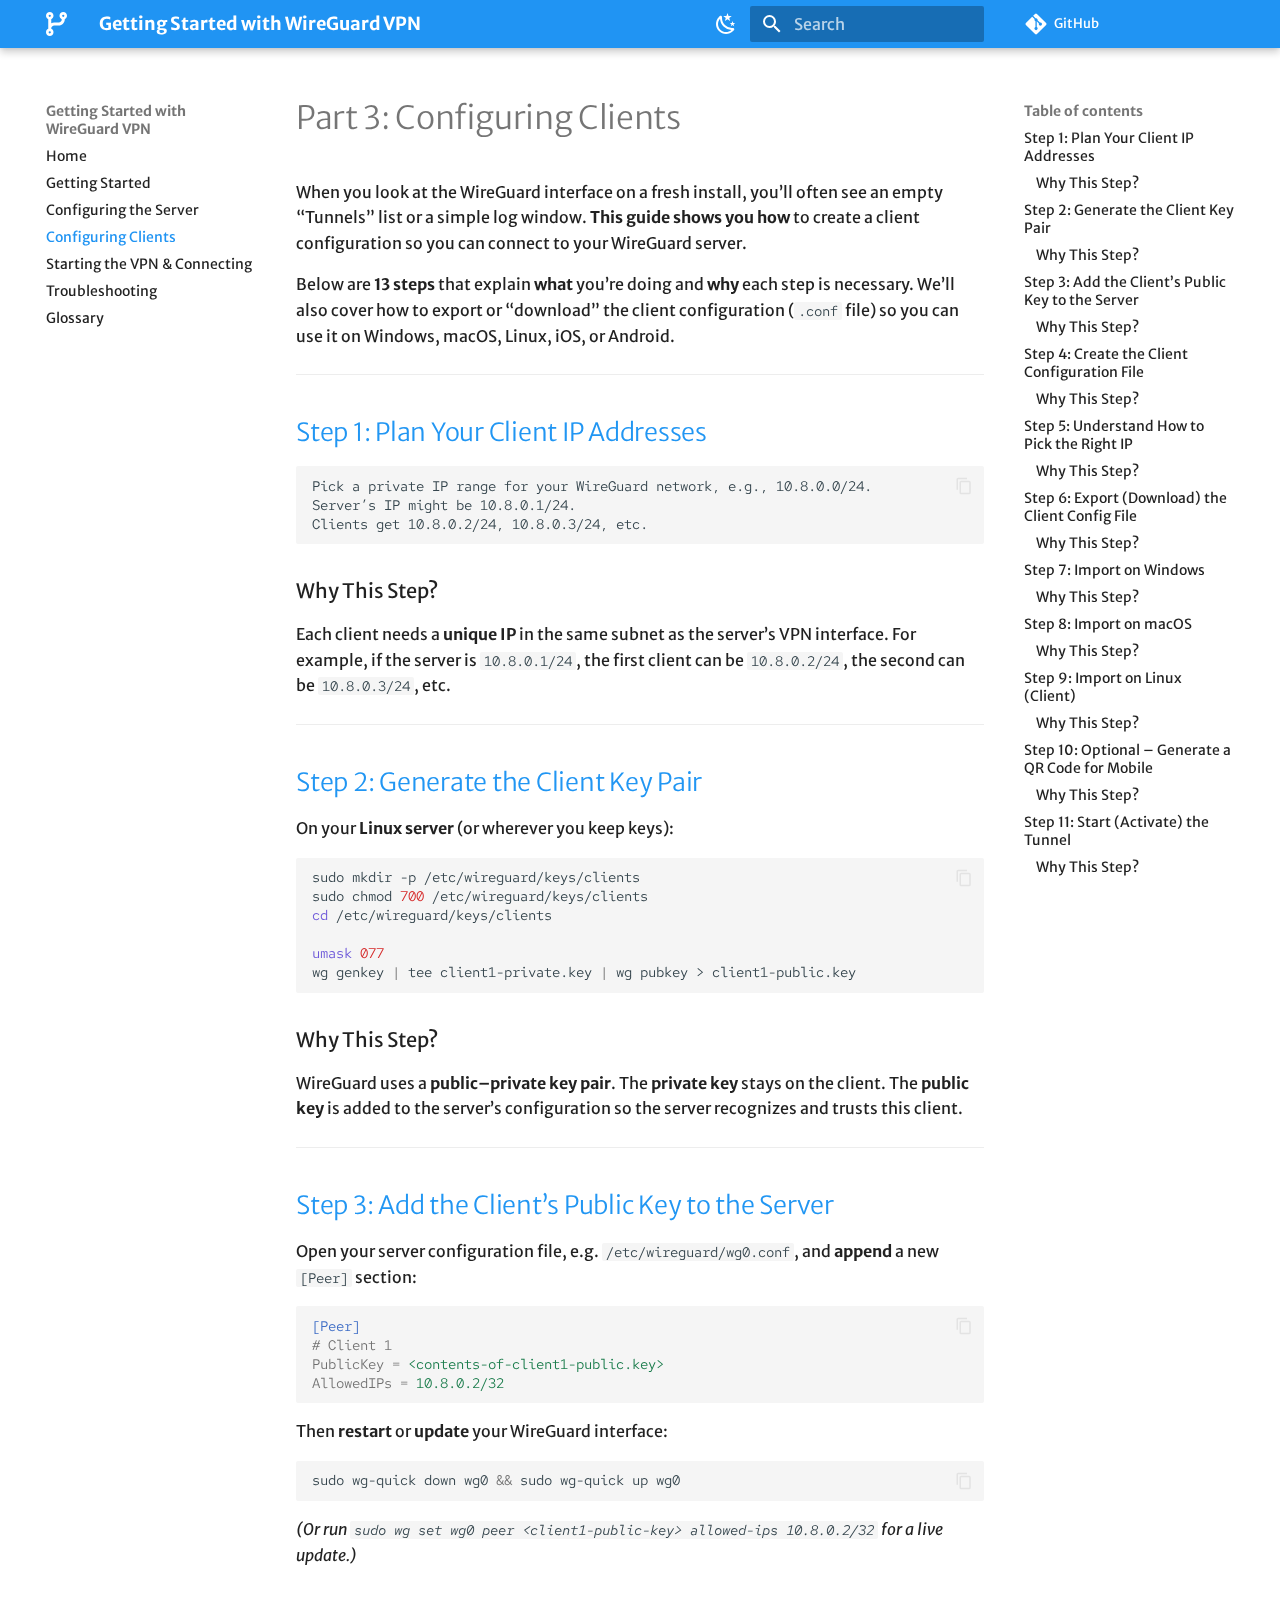
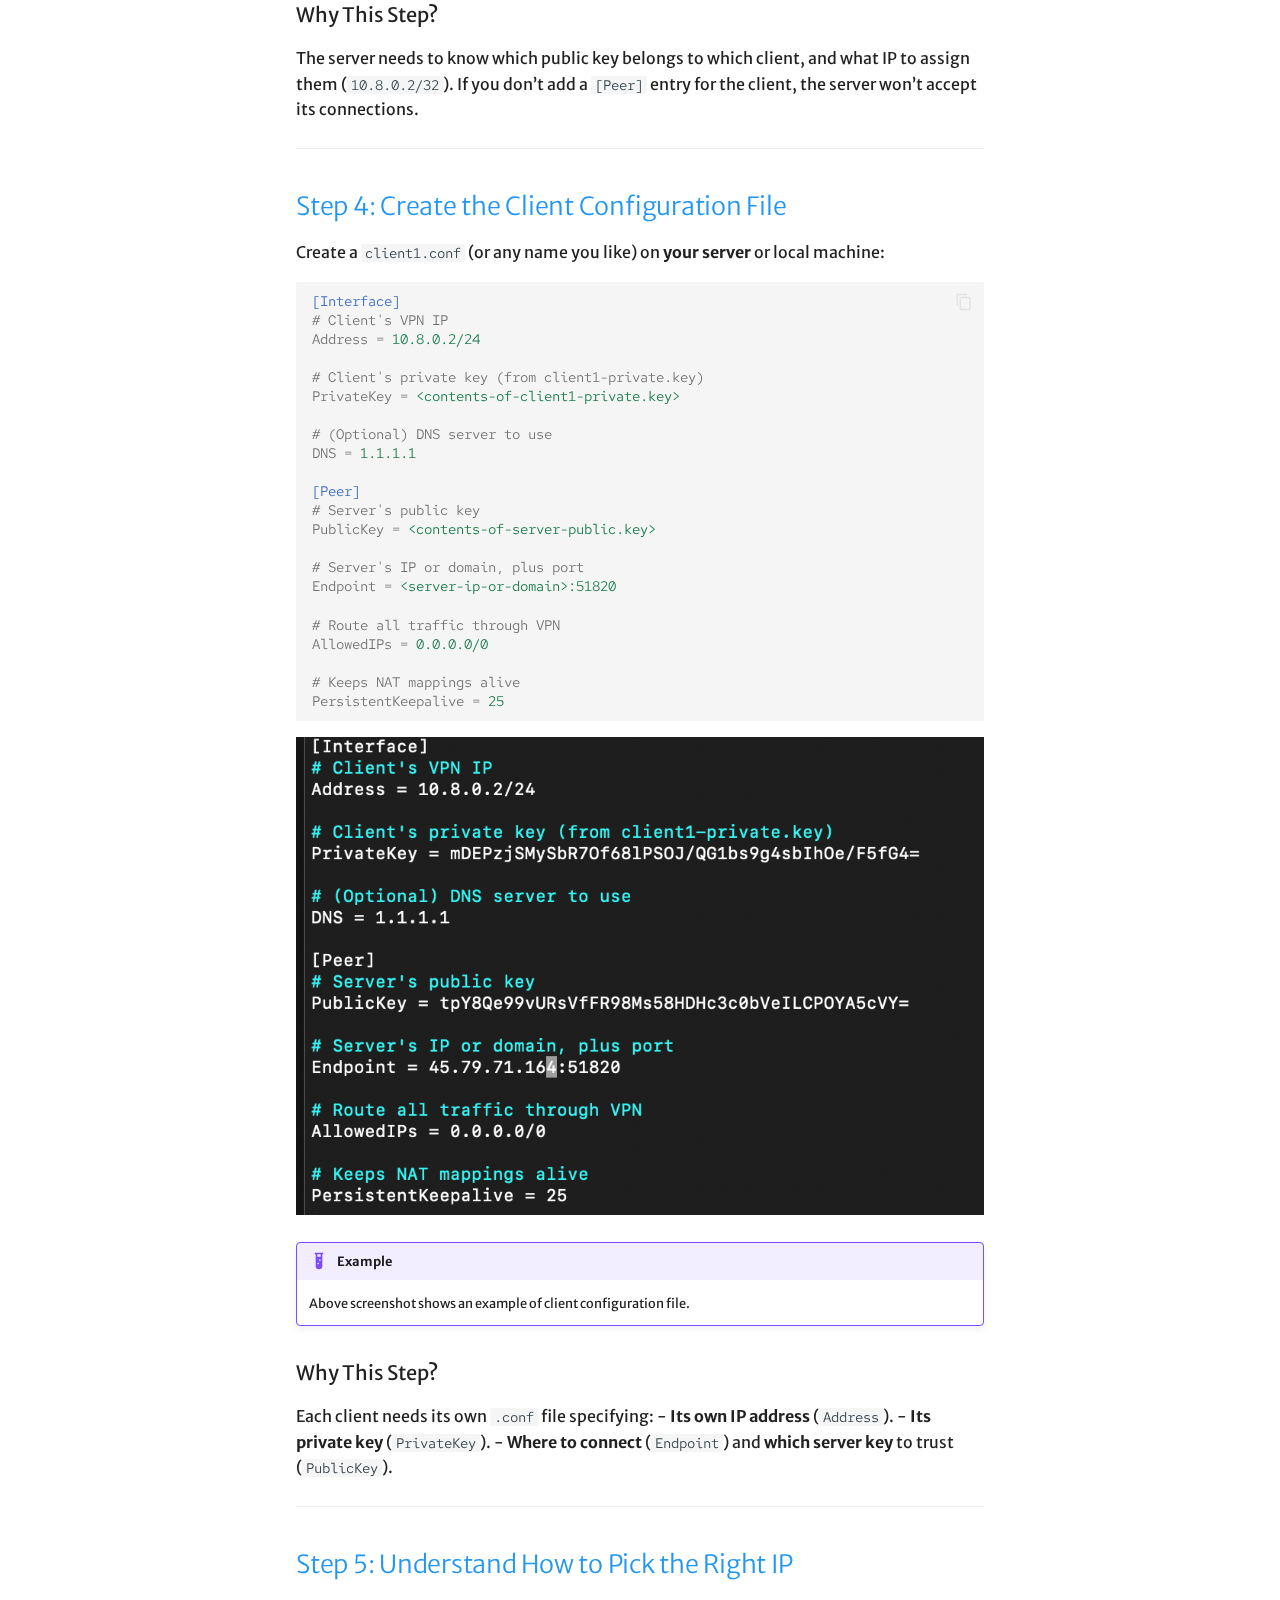
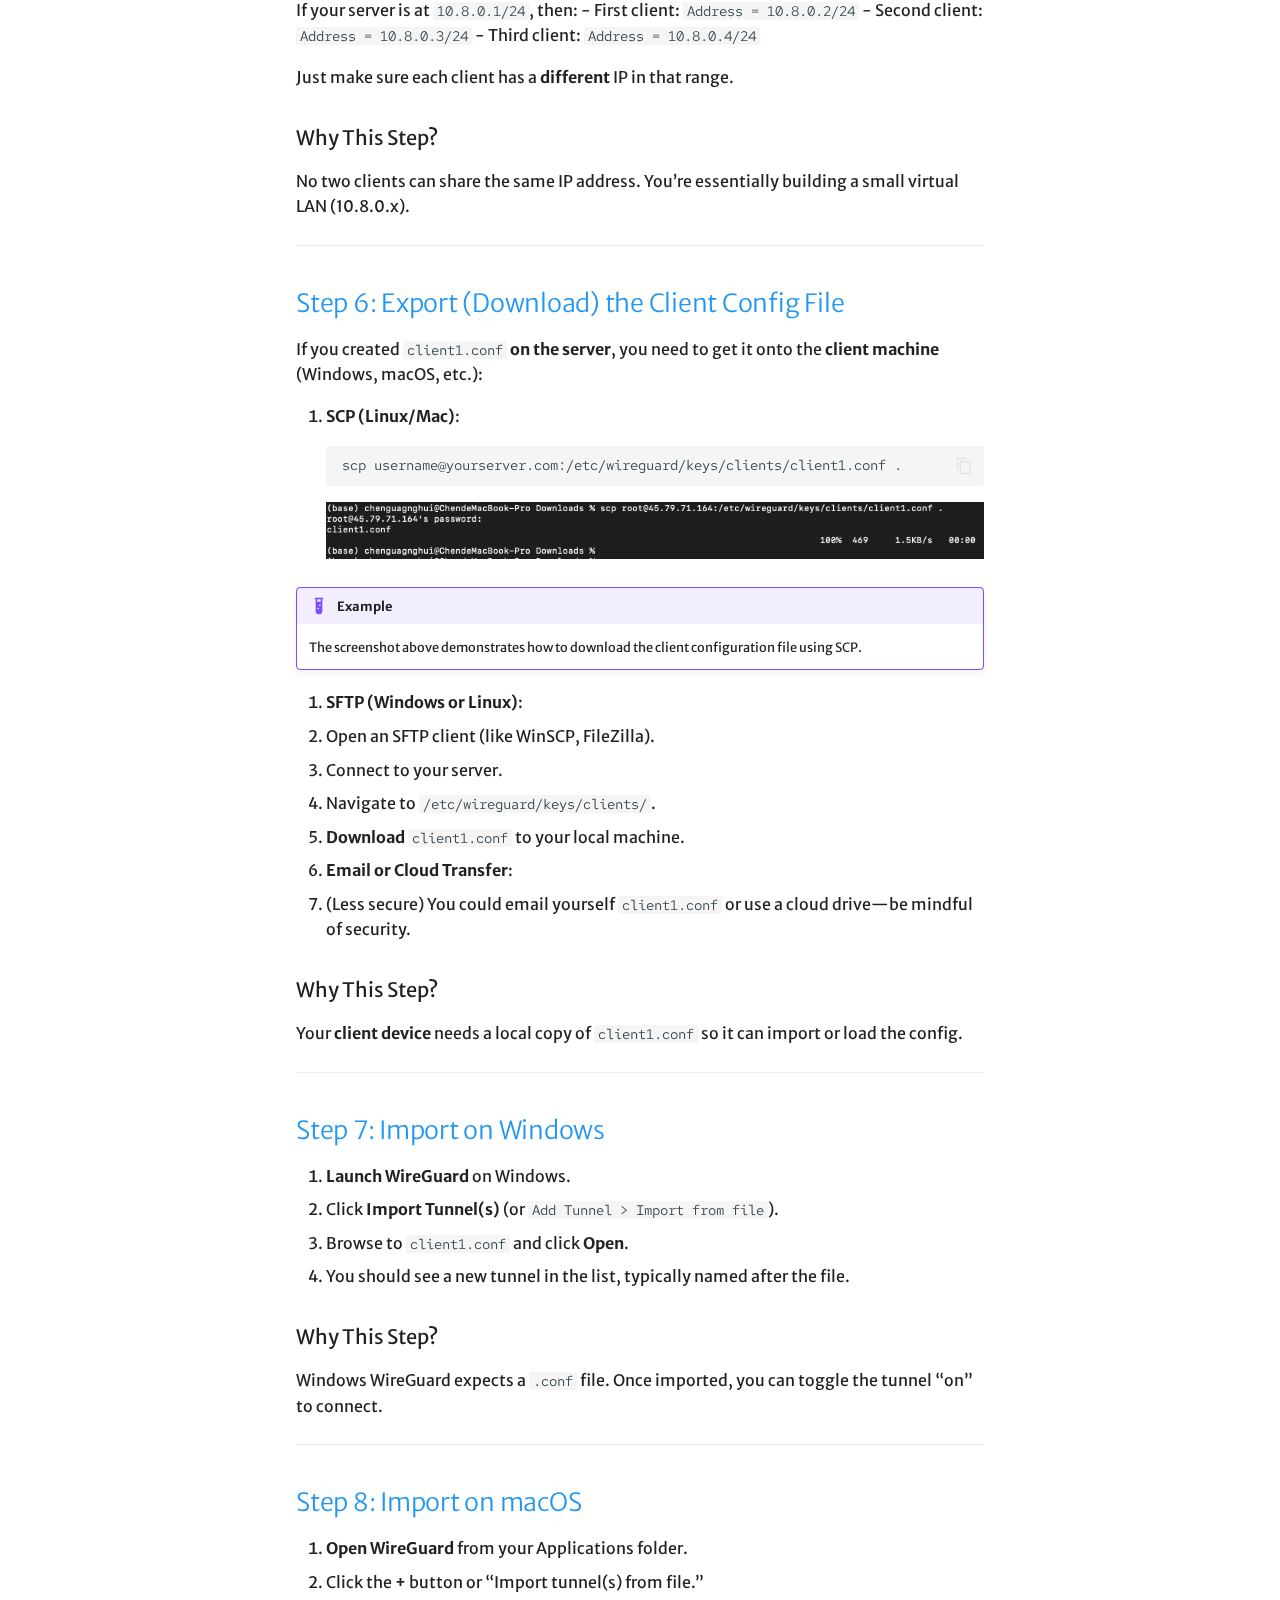
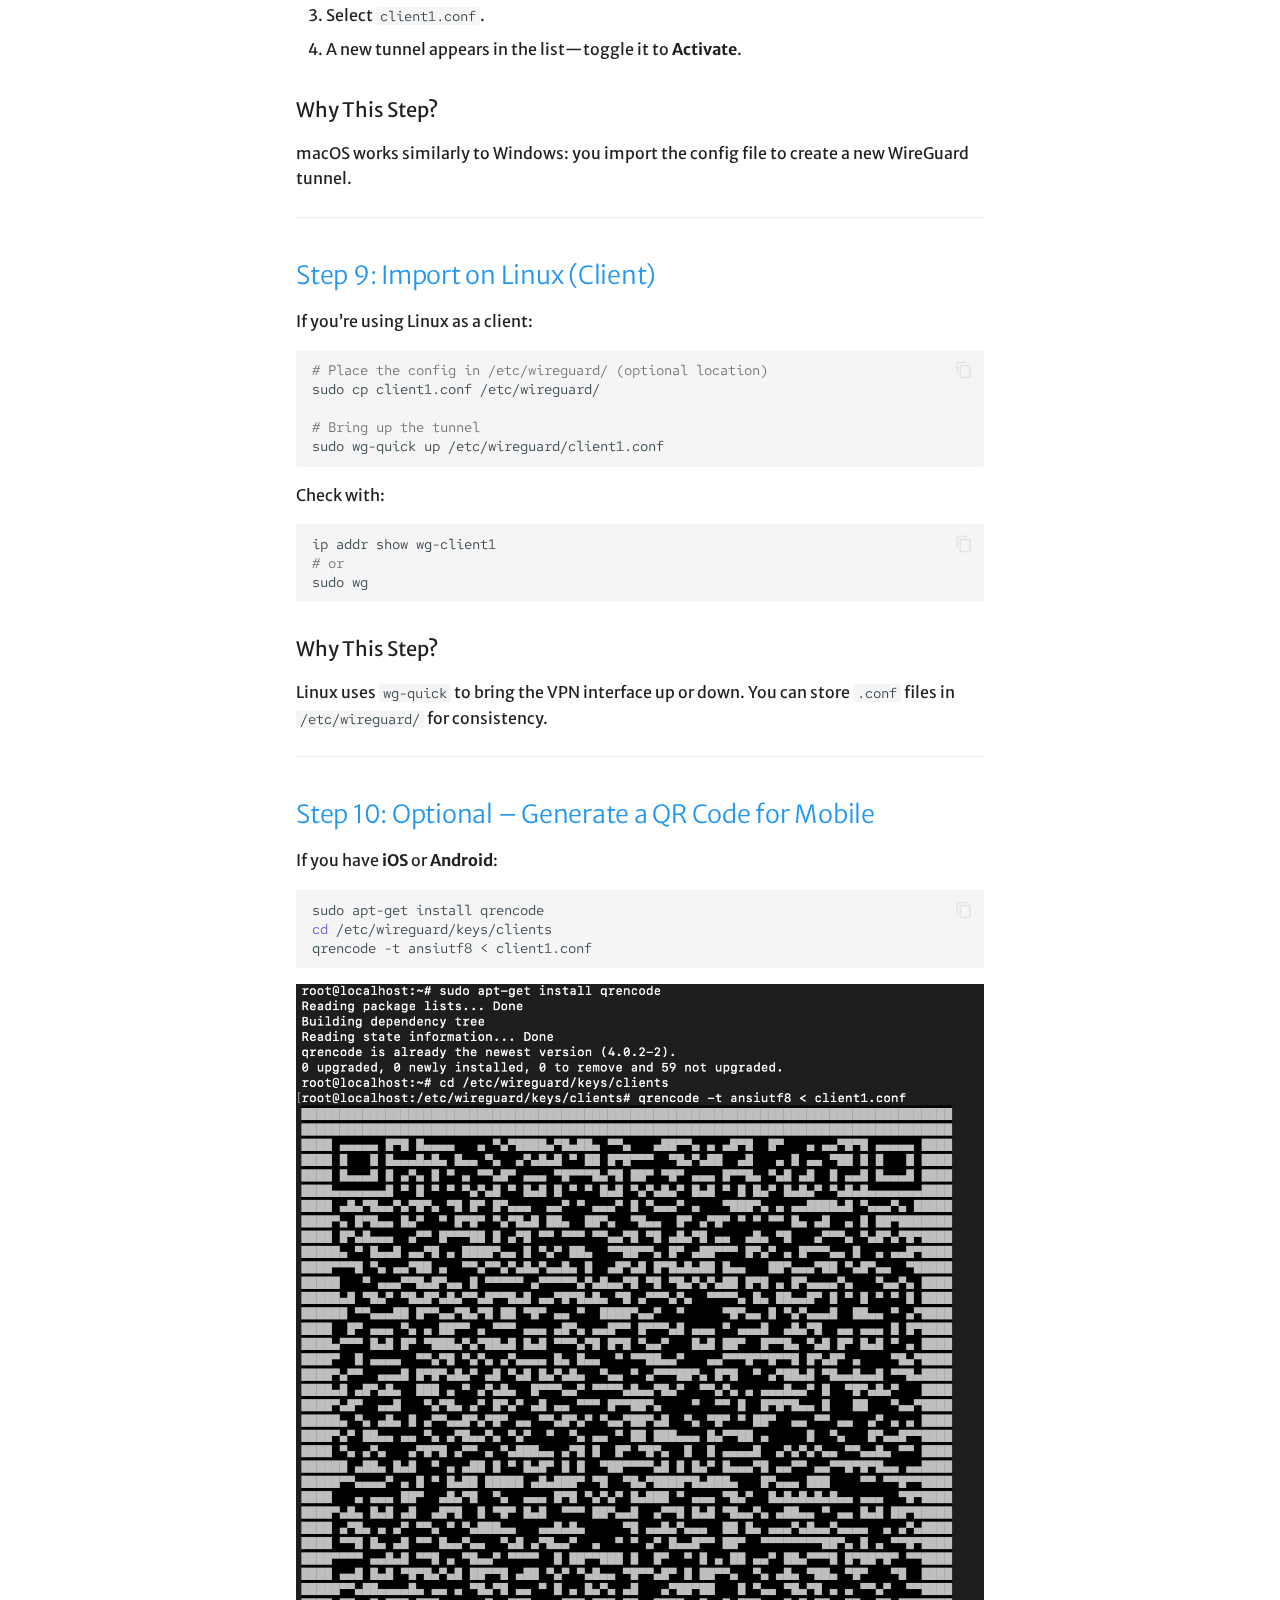
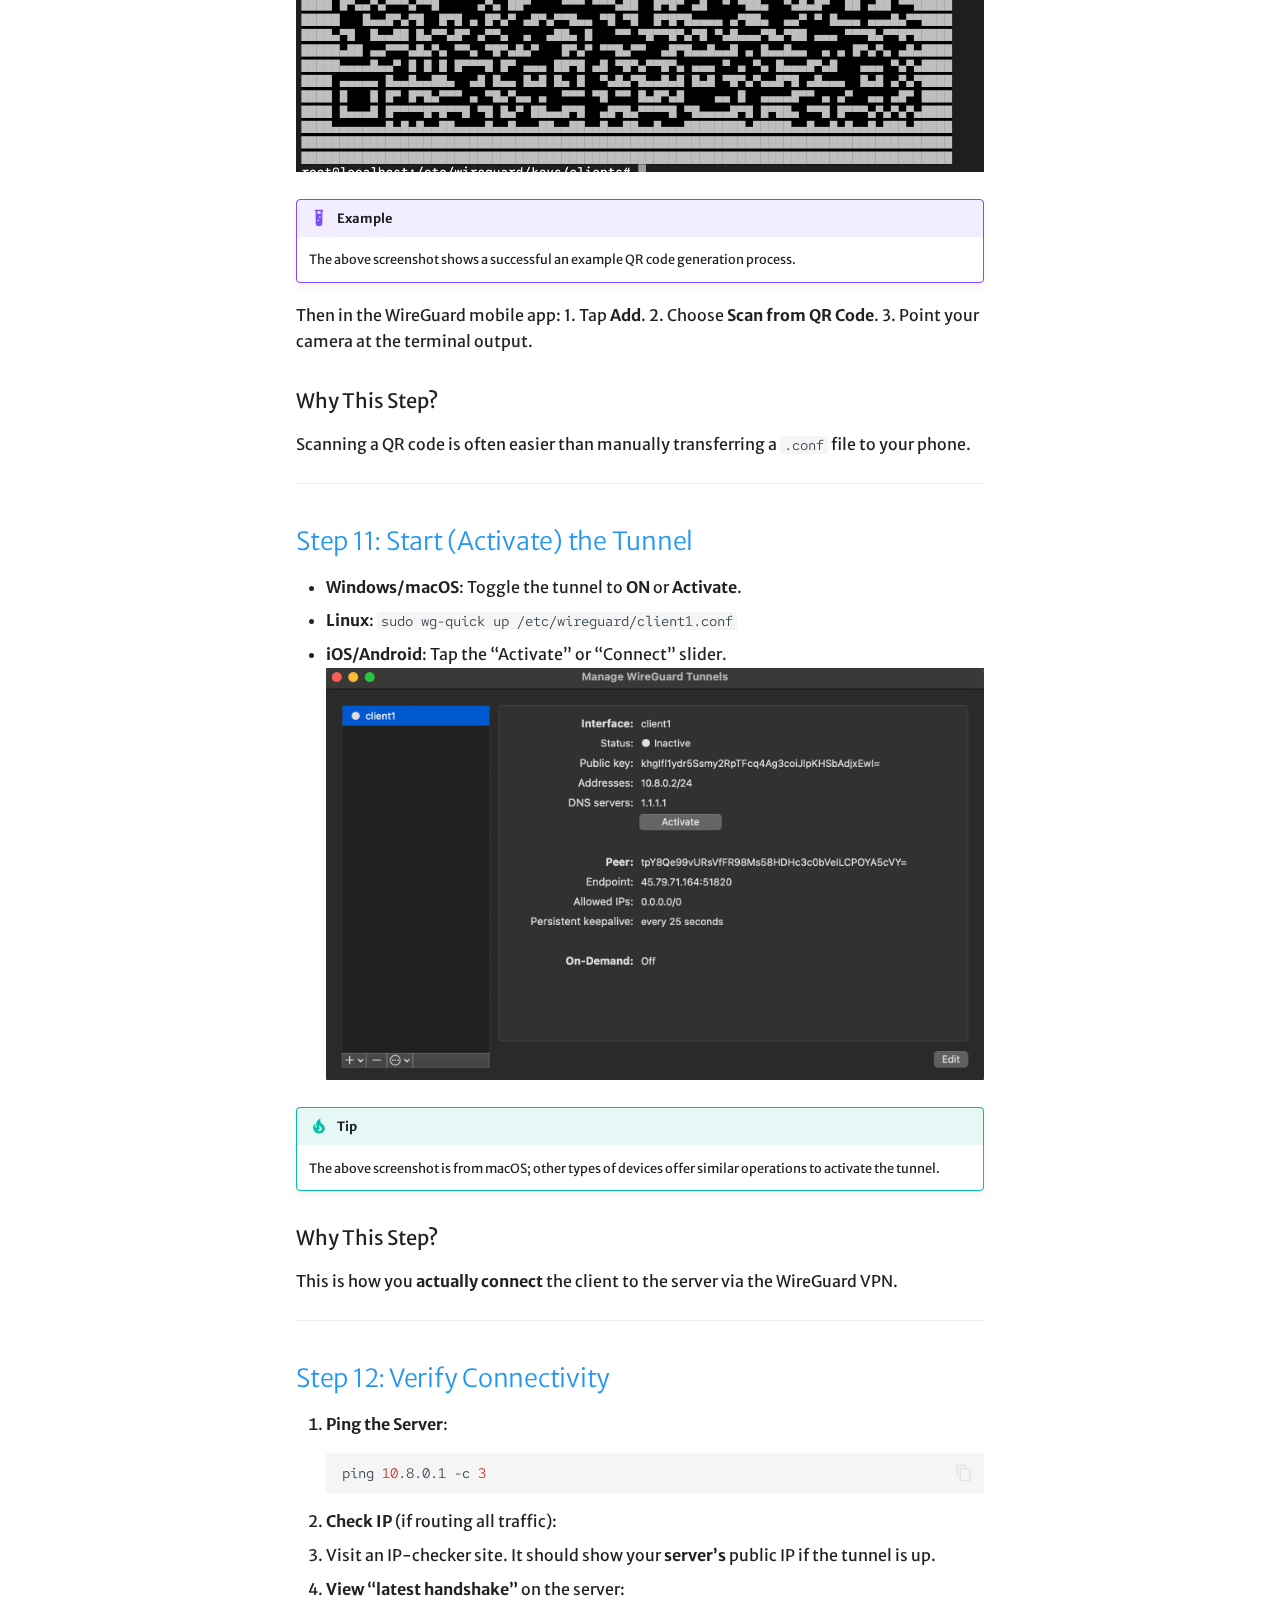
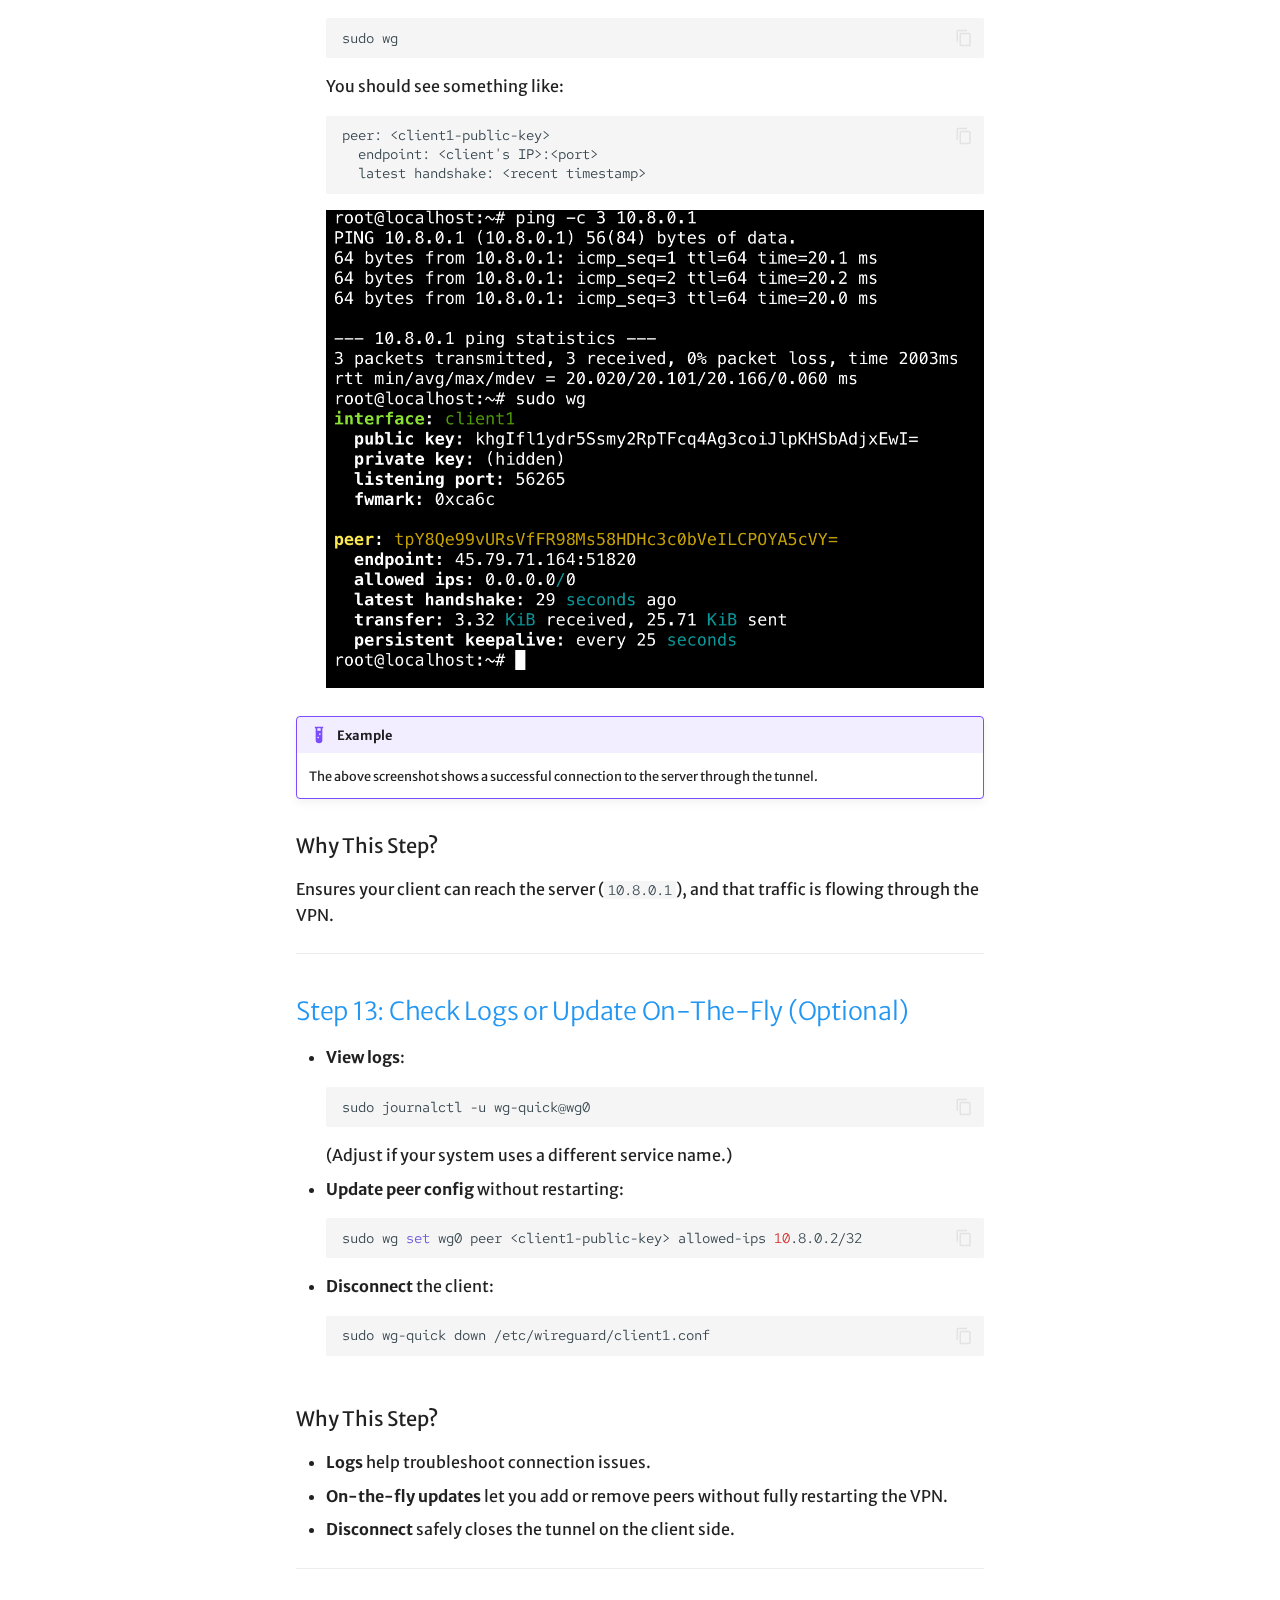
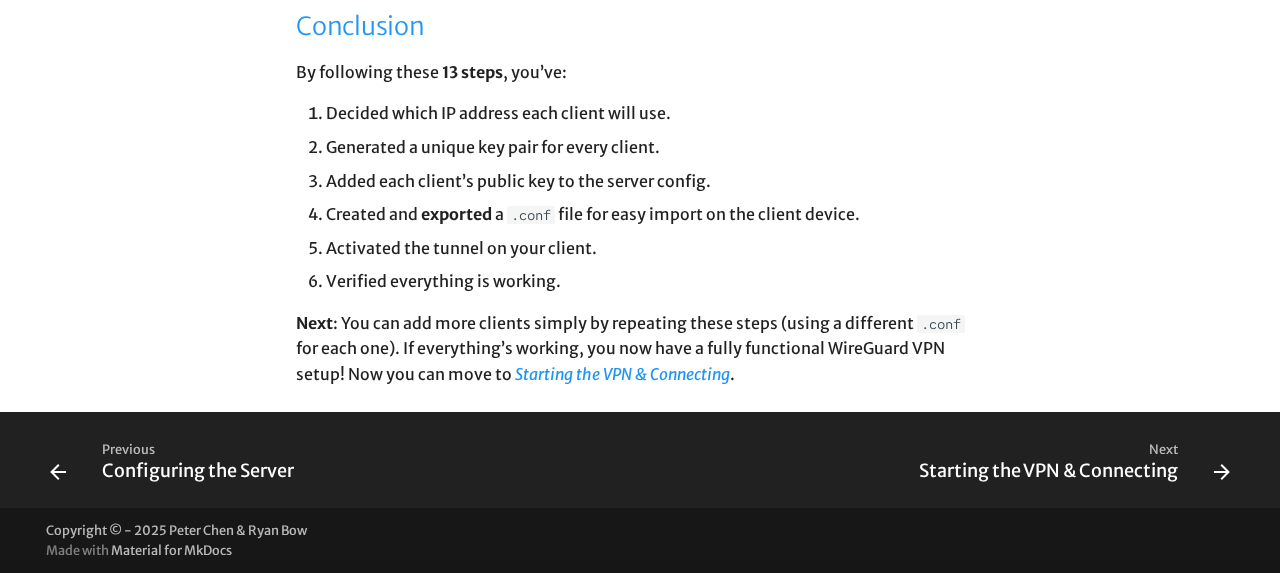
<file: part3/index.html>
<!doctype html>
<html lang="en" class="no-js">
  <head>
    
      <meta charset="utf-8">
      <meta name="viewport" content="width=device-width,initial-scale=1">
      
      
      
        <link rel="canonical" href="https://cghuisunshine.github.io/wireguard_setup/part3/">
      
      
        <link rel="prev" href="../part2/">
      
      
        <link rel="next" href="../part4/">
      
      
      <link rel="icon" href="../assets/images/code-branch-solid.svg">
      <meta name="generator" content="mkdocs-1.6.1, mkdocs-material-9.6.11">
    
    
      
        <title>Configuring Clients - Getting Started with WireGuard VPN</title>
      
    
    
      <link rel="stylesheet" href="../assets/stylesheets/main.4af4bdda.min.css">
      
        
        <link rel="stylesheet" href="../assets/stylesheets/palette.06af60db.min.css">
      
      


    
    
      
    
    
      
        
        
        <link rel="preconnect" href="https://fonts.gstatic.com" crossorigin>
        <link rel="stylesheet" href="https://fonts.googleapis.com/css?family=Merriweather+Sans:300,300i,400,400i,700,700i%7CRed+Hat+Mono:400,400i,700,700i&display=fallback">
        <style>:root{--md-text-font:"Merriweather Sans";--md-code-font:"Red Hat Mono"}</style>
      
    
    
      <link rel="stylesheet" href="../assets/style.css">
    
    <script>__md_scope=new URL("..",location),__md_hash=e=>[...e].reduce(((e,_)=>(e<<5)-e+_.charCodeAt(0)),0),__md_get=(e,_=localStorage,t=__md_scope)=>JSON.parse(_.getItem(t.pathname+"."+e)),__md_set=(e,_,t=localStorage,a=__md_scope)=>{try{t.setItem(a.pathname+"."+e,JSON.stringify(_))}catch(e){}}</script>
    
      

    
    
    
  </head>
  
  
    
    
      
    
    
    
    
    <body dir="ltr" data-md-color-scheme="slate" data-md-color-primary="green" data-md-color-accent="deep-purple">
  
    
    <input class="md-toggle" data-md-toggle="drawer" type="checkbox" id="__drawer" autocomplete="off">
    <input class="md-toggle" data-md-toggle="search" type="checkbox" id="__search" autocomplete="off">
    <label class="md-overlay" for="__drawer"></label>
    <div data-md-component="skip">
      
        
        <a href="#part-3-configuring-clients" class="md-skip">
          Skip to content
        </a>
      
    </div>
    <div data-md-component="announce">
      
    </div>
    
    
      

  

<header class="md-header md-header--shadow" data-md-component="header">
  <nav class="md-header__inner md-grid" aria-label="Header">
    <a href=".." title="Getting Started with WireGuard VPN" class="md-header__button md-logo" aria-label="Getting Started with WireGuard VPN" data-md-component="logo">
      
  
  <svg xmlns="http://www.w3.org/2000/svg" viewBox="0 0 448 512"><!--! Font Awesome Free 6.7.2 by @fontawesome - https://fontawesome.com License - https://fontawesome.com/license/free (Icons: CC BY 4.0, Fonts: SIL OFL 1.1, Code: MIT License) Copyright 2024 Fonticons, Inc.--><path d="M80 104a24 24 0 1 0 0-48 24 24 0 1 0 0 48m80-24c0 32.8-19.7 61-48 73.3v87.8c18.8-10.9 40.7-17.1 64-17.1h96c35.3 0 64-28.7 64-64v-6.7c-28.3-12.3-48-40.5-48-73.3 0-44.2 35.8-80 80-80s80 35.8 80 80c0 32.8-19.7 61-48 73.3v6.7c0 70.7-57.3 128-128 128h-96c-35.3 0-64 28.7-64 64v6.7c28.3 12.3 48 40.5 48 73.3 0 44.2-35.8 80-80 80S0 476.2 0 432c0-32.8 19.7-61 48-73.3V153.3C19.7 141 0 112.8 0 80 0 35.8 35.8 0 80 0s80 35.8 80 80m232 0a24 24 0 1 0-48 0 24 24 0 1 0 48 0M80 456a24 24 0 1 0 0-48 24 24 0 1 0 0 48"/></svg>

    </a>
    <label class="md-header__button md-icon" for="__drawer">
      
      <svg xmlns="http://www.w3.org/2000/svg" viewBox="0 0 24 24"><path d="M3 6h18v2H3zm0 5h18v2H3zm0 5h18v2H3z"/></svg>
    </label>
    <div class="md-header__title" data-md-component="header-title">
      <div class="md-header__ellipsis">
        <div class="md-header__topic">
          <span class="md-ellipsis">
            Getting Started with WireGuard VPN
          </span>
        </div>
        <div class="md-header__topic" data-md-component="header-topic">
          <span class="md-ellipsis">
            
              Configuring Clients
            
          </span>
        </div>
      </div>
    </div>
    
      
        <form class="md-header__option" data-md-component="palette">
  
    
    
    
    <input class="md-option" data-md-color-media="(prefers-color-scheme: dark)" data-md-color-scheme="slate" data-md-color-primary="green" data-md-color-accent="deep-purple"  aria-label="Dark mode"  type="radio" name="__palette" id="__palette_0">
    
      <label class="md-header__button md-icon" title="Dark mode" for="__palette_1" hidden>
        <svg xmlns="http://www.w3.org/2000/svg" viewBox="0 0 24 24"><path d="M12 7a5 5 0 0 1 5 5 5 5 0 0 1-5 5 5 5 0 0 1-5-5 5 5 0 0 1 5-5m0 2a3 3 0 0 0-3 3 3 3 0 0 0 3 3 3 3 0 0 0 3-3 3 3 0 0 0-3-3m0-7 2.39 3.42C13.65 5.15 12.84 5 12 5s-1.65.15-2.39.42zM3.34 7l4.16-.35A7.2 7.2 0 0 0 5.94 8.5c-.44.74-.69 1.5-.83 2.29zm.02 10 1.76-3.77a7.131 7.131 0 0 0 2.38 4.14zM20.65 7l-1.77 3.79a7.02 7.02 0 0 0-2.38-4.15zm-.01 10-4.14.36c.59-.51 1.12-1.14 1.54-1.86.42-.73.69-1.5.83-2.29zM12 22l-2.41-3.44c.74.27 1.55.44 2.41.44.82 0 1.63-.17 2.37-.44z"/></svg>
      </label>
    
  
    
    
    
    <input class="md-option" data-md-color-media="(prefers-color-scheme: light)" data-md-color-scheme="default" data-md-color-primary="blue" data-md-color-accent="deep-orange"  aria-label="Light mode"  type="radio" name="__palette" id="__palette_1">
    
      <label class="md-header__button md-icon" title="Light mode" for="__palette_0" hidden>
        <svg xmlns="http://www.w3.org/2000/svg" viewBox="0 0 24 24"><path d="m17.75 4.09-2.53 1.94.91 3.06-2.63-1.81-2.63 1.81.91-3.06-2.53-1.94L12.44 4l1.06-3 1.06 3zm3.5 6.91-1.64 1.25.59 1.98-1.7-1.17-1.7 1.17.59-1.98L15.75 11l2.06-.05L18.5 9l.69 1.95zm-2.28 4.95c.83-.08 1.72 1.1 1.19 1.85-.32.45-.66.87-1.08 1.27C15.17 23 8.84 23 4.94 19.07c-3.91-3.9-3.91-10.24 0-14.14.4-.4.82-.76 1.27-1.08.75-.53 1.93.36 1.85 1.19-.27 2.86.69 5.83 2.89 8.02a9.96 9.96 0 0 0 8.02 2.89m-1.64 2.02a12.08 12.08 0 0 1-7.8-3.47c-2.17-2.19-3.33-5-3.49-7.82-2.81 3.14-2.7 7.96.31 10.98 3.02 3.01 7.84 3.12 10.98.31"/></svg>
      </label>
    
  
</form>
      
    
    
      <script>var palette=__md_get("__palette");if(palette&&palette.color){if("(prefers-color-scheme)"===palette.color.media){var media=matchMedia("(prefers-color-scheme: light)"),input=document.querySelector(media.matches?"[data-md-color-media='(prefers-color-scheme: light)']":"[data-md-color-media='(prefers-color-scheme: dark)']");palette.color.media=input.getAttribute("data-md-color-media"),palette.color.scheme=input.getAttribute("data-md-color-scheme"),palette.color.primary=input.getAttribute("data-md-color-primary"),palette.color.accent=input.getAttribute("data-md-color-accent")}for(var[key,value]of Object.entries(palette.color))document.body.setAttribute("data-md-color-"+key,value)}</script>
    
    
    
      
      
        <label class="md-header__button md-icon" for="__search">
          
          <svg xmlns="http://www.w3.org/2000/svg" viewBox="0 0 24 24"><path d="M9.5 3A6.5 6.5 0 0 1 16 9.5c0 1.61-.59 3.09-1.56 4.23l.27.27h.79l5 5-1.5 1.5-5-5v-.79l-.27-.27A6.52 6.52 0 0 1 9.5 16 6.5 6.5 0 0 1 3 9.5 6.5 6.5 0 0 1 9.5 3m0 2C7 5 5 7 5 9.5S7 14 9.5 14 14 12 14 9.5 12 5 9.5 5"/></svg>
        </label>
        <div class="md-search" data-md-component="search" role="dialog">
  <label class="md-search__overlay" for="__search"></label>
  <div class="md-search__inner" role="search">
    <form class="md-search__form" name="search">
      <input type="text" class="md-search__input" name="query" aria-label="Search" placeholder="Search" autocapitalize="off" autocorrect="off" autocomplete="off" spellcheck="false" data-md-component="search-query" required>
      <label class="md-search__icon md-icon" for="__search">
        
        <svg xmlns="http://www.w3.org/2000/svg" viewBox="0 0 24 24"><path d="M9.5 3A6.5 6.5 0 0 1 16 9.5c0 1.61-.59 3.09-1.56 4.23l.27.27h.79l5 5-1.5 1.5-5-5v-.79l-.27-.27A6.52 6.52 0 0 1 9.5 16 6.5 6.5 0 0 1 3 9.5 6.5 6.5 0 0 1 9.5 3m0 2C7 5 5 7 5 9.5S7 14 9.5 14 14 12 14 9.5 12 5 9.5 5"/></svg>
        
        <svg xmlns="http://www.w3.org/2000/svg" viewBox="0 0 24 24"><path d="M20 11v2H8l5.5 5.5-1.42 1.42L4.16 12l7.92-7.92L13.5 5.5 8 11z"/></svg>
      </label>
      <nav class="md-search__options" aria-label="Search">
        
        <button type="reset" class="md-search__icon md-icon" title="Clear" aria-label="Clear" tabindex="-1">
          
          <svg xmlns="http://www.w3.org/2000/svg" viewBox="0 0 24 24"><path d="M19 6.41 17.59 5 12 10.59 6.41 5 5 6.41 10.59 12 5 17.59 6.41 19 12 13.41 17.59 19 19 17.59 13.41 12z"/></svg>
        </button>
      </nav>
      
    </form>
    <div class="md-search__output">
      <div class="md-search__scrollwrap" tabindex="0" data-md-scrollfix>
        <div class="md-search-result" data-md-component="search-result">
          <div class="md-search-result__meta">
            Initializing search
          </div>
          <ol class="md-search-result__list" role="presentation"></ol>
        </div>
      </div>
    </div>
  </div>
</div>
      
    
    
      <div class="md-header__source">
        <a href="https://github.com/cghuisunshine/wireguard_setup.git" title="Go to repository" class="md-source" data-md-component="source">
  <div class="md-source__icon md-icon">
    
    <svg xmlns="http://www.w3.org/2000/svg" viewBox="0 0 448 512"><!--! Font Awesome Free 6.7.2 by @fontawesome - https://fontawesome.com License - https://fontawesome.com/license/free (Icons: CC BY 4.0, Fonts: SIL OFL 1.1, Code: MIT License) Copyright 2024 Fonticons, Inc.--><path d="M439.55 236.05 244 40.45a28.87 28.87 0 0 0-40.81 0l-40.66 40.63 51.52 51.52c27.06-9.14 52.68 16.77 43.39 43.68l49.66 49.66c34.23-11.8 61.18 31 35.47 56.69-26.49 26.49-70.21-2.87-56-37.34L240.22 199v121.85c25.3 12.54 22.26 41.85 9.08 55a34.34 34.34 0 0 1-48.55 0c-17.57-17.6-11.07-46.91 11.25-56v-123c-20.8-8.51-24.6-30.74-18.64-45L142.57 101 8.45 235.14a28.86 28.86 0 0 0 0 40.81l195.61 195.6a28.86 28.86 0 0 0 40.8 0l194.69-194.69a28.86 28.86 0 0 0 0-40.81"/></svg>
  </div>
  <div class="md-source__repository">
    GitHub
  </div>
</a>
      </div>
    
  </nav>
  
</header>
    
    <div class="md-container" data-md-component="container">
      
      
        
          
        
      
      <main class="md-main" data-md-component="main">
        <div class="md-main__inner md-grid">
          
            
              
              <div class="md-sidebar md-sidebar--primary" data-md-component="sidebar" data-md-type="navigation" >
                <div class="md-sidebar__scrollwrap">
                  <div class="md-sidebar__inner">
                    



<nav class="md-nav md-nav--primary" aria-label="Navigation" data-md-level="0">
  <label class="md-nav__title" for="__drawer">
    <a href=".." title="Getting Started with WireGuard VPN" class="md-nav__button md-logo" aria-label="Getting Started with WireGuard VPN" data-md-component="logo">
      
  
  <svg xmlns="http://www.w3.org/2000/svg" viewBox="0 0 448 512"><!--! Font Awesome Free 6.7.2 by @fontawesome - https://fontawesome.com License - https://fontawesome.com/license/free (Icons: CC BY 4.0, Fonts: SIL OFL 1.1, Code: MIT License) Copyright 2024 Fonticons, Inc.--><path d="M80 104a24 24 0 1 0 0-48 24 24 0 1 0 0 48m80-24c0 32.8-19.7 61-48 73.3v87.8c18.8-10.9 40.7-17.1 64-17.1h96c35.3 0 64-28.7 64-64v-6.7c-28.3-12.3-48-40.5-48-73.3 0-44.2 35.8-80 80-80s80 35.8 80 80c0 32.8-19.7 61-48 73.3v6.7c0 70.7-57.3 128-128 128h-96c-35.3 0-64 28.7-64 64v6.7c28.3 12.3 48 40.5 48 73.3 0 44.2-35.8 80-80 80S0 476.2 0 432c0-32.8 19.7-61 48-73.3V153.3C19.7 141 0 112.8 0 80 0 35.8 35.8 0 80 0s80 35.8 80 80m232 0a24 24 0 1 0-48 0 24 24 0 1 0 48 0M80 456a24 24 0 1 0 0-48 24 24 0 1 0 0 48"/></svg>

    </a>
    Getting Started with WireGuard VPN
  </label>
  
    <div class="md-nav__source">
      <a href="https://github.com/cghuisunshine/wireguard_setup.git" title="Go to repository" class="md-source" data-md-component="source">
  <div class="md-source__icon md-icon">
    
    <svg xmlns="http://www.w3.org/2000/svg" viewBox="0 0 448 512"><!--! Font Awesome Free 6.7.2 by @fontawesome - https://fontawesome.com License - https://fontawesome.com/license/free (Icons: CC BY 4.0, Fonts: SIL OFL 1.1, Code: MIT License) Copyright 2024 Fonticons, Inc.--><path d="M439.55 236.05 244 40.45a28.87 28.87 0 0 0-40.81 0l-40.66 40.63 51.52 51.52c27.06-9.14 52.68 16.77 43.39 43.68l49.66 49.66c34.23-11.8 61.18 31 35.47 56.69-26.49 26.49-70.21-2.87-56-37.34L240.22 199v121.85c25.3 12.54 22.26 41.85 9.08 55a34.34 34.34 0 0 1-48.55 0c-17.57-17.6-11.07-46.91 11.25-56v-123c-20.8-8.51-24.6-30.74-18.64-45L142.57 101 8.45 235.14a28.86 28.86 0 0 0 0 40.81l195.61 195.6a28.86 28.86 0 0 0 40.8 0l194.69-194.69a28.86 28.86 0 0 0 0-40.81"/></svg>
  </div>
  <div class="md-source__repository">
    GitHub
  </div>
</a>
    </div>
  
  <ul class="md-nav__list" data-md-scrollfix>
    
      
      
  
  
  
  
    <li class="md-nav__item">
      <a href=".." class="md-nav__link">
        
  
  
  <span class="md-ellipsis">
    Home
    
  </span>
  

      </a>
    </li>
  

    
      
      
  
  
  
  
    <li class="md-nav__item">
      <a href="../part1/" class="md-nav__link">
        
  
  
  <span class="md-ellipsis">
    Getting Started
    
  </span>
  

      </a>
    </li>
  

    
      
      
  
  
  
  
    <li class="md-nav__item">
      <a href="../part2/" class="md-nav__link">
        
  
  
  <span class="md-ellipsis">
    Configuring the Server
    
  </span>
  

      </a>
    </li>
  

    
      
      
  
  
    
  
  
  
    <li class="md-nav__item md-nav__item--active">
      
      <input class="md-nav__toggle md-toggle" type="checkbox" id="__toc">
      
      
        
      
      
        <label class="md-nav__link md-nav__link--active" for="__toc">
          
  
  
  <span class="md-ellipsis">
    Configuring Clients
    
  </span>
  

          <span class="md-nav__icon md-icon"></span>
        </label>
      
      <a href="./" class="md-nav__link md-nav__link--active">
        
  
  
  <span class="md-ellipsis">
    Configuring Clients
    
  </span>
  

      </a>
      
        

<nav class="md-nav md-nav--secondary" aria-label="Table of contents">
  
  
  
    
  
  
    <label class="md-nav__title" for="__toc">
      <span class="md-nav__icon md-icon"></span>
      Table of contents
    </label>
    <ul class="md-nav__list" data-md-component="toc" data-md-scrollfix>
      
        <li class="md-nav__item">
  <a href="#step-1-plan-your-client-ip-addresses" class="md-nav__link">
    <span class="md-ellipsis">
      Step 1: Plan Your Client IP Addresses
    </span>
  </a>
  
    <nav class="md-nav" aria-label="Step 1: Plan Your Client IP Addresses">
      <ul class="md-nav__list">
        
          <li class="md-nav__item">
  <a href="#why-this-step" class="md-nav__link">
    <span class="md-ellipsis">
      Why This Step?
    </span>
  </a>
  
</li>
        
      </ul>
    </nav>
  
</li>
      
        <li class="md-nav__item">
  <a href="#step-2-generate-the-client-key-pair" class="md-nav__link">
    <span class="md-ellipsis">
      Step 2: Generate the Client Key Pair
    </span>
  </a>
  
    <nav class="md-nav" aria-label="Step 2: Generate the Client Key Pair">
      <ul class="md-nav__list">
        
          <li class="md-nav__item">
  <a href="#why-this-step_1" class="md-nav__link">
    <span class="md-ellipsis">
      Why This Step?
    </span>
  </a>
  
</li>
        
      </ul>
    </nav>
  
</li>
      
        <li class="md-nav__item">
  <a href="#step-3-add-the-clients-public-key-to-the-server" class="md-nav__link">
    <span class="md-ellipsis">
      Step 3: Add the Client’s Public Key to the Server
    </span>
  </a>
  
    <nav class="md-nav" aria-label="Step 3: Add the Client’s Public Key to the Server">
      <ul class="md-nav__list">
        
          <li class="md-nav__item">
  <a href="#why-this-step_2" class="md-nav__link">
    <span class="md-ellipsis">
      Why This Step?
    </span>
  </a>
  
</li>
        
      </ul>
    </nav>
  
</li>
      
        <li class="md-nav__item">
  <a href="#step-4-create-the-client-configuration-file" class="md-nav__link">
    <span class="md-ellipsis">
      Step 4: Create the Client Configuration File
    </span>
  </a>
  
    <nav class="md-nav" aria-label="Step 4: Create the Client Configuration File">
      <ul class="md-nav__list">
        
          <li class="md-nav__item">
  <a href="#why-this-step_3" class="md-nav__link">
    <span class="md-ellipsis">
      Why This Step?
    </span>
  </a>
  
</li>
        
      </ul>
    </nav>
  
</li>
      
        <li class="md-nav__item">
  <a href="#step-5-understand-how-to-pick-the-right-ip" class="md-nav__link">
    <span class="md-ellipsis">
      Step 5: Understand How to Pick the Right IP
    </span>
  </a>
  
    <nav class="md-nav" aria-label="Step 5: Understand How to Pick the Right IP">
      <ul class="md-nav__list">
        
          <li class="md-nav__item">
  <a href="#why-this-step_4" class="md-nav__link">
    <span class="md-ellipsis">
      Why This Step?
    </span>
  </a>
  
</li>
        
      </ul>
    </nav>
  
</li>
      
        <li class="md-nav__item">
  <a href="#step-6-export-download-the-client-config-file" class="md-nav__link">
    <span class="md-ellipsis">
      Step 6: Export (Download) the Client Config File
    </span>
  </a>
  
    <nav class="md-nav" aria-label="Step 6: Export (Download) the Client Config File">
      <ul class="md-nav__list">
        
          <li class="md-nav__item">
  <a href="#why-this-step_5" class="md-nav__link">
    <span class="md-ellipsis">
      Why This Step?
    </span>
  </a>
  
</li>
        
      </ul>
    </nav>
  
</li>
      
        <li class="md-nav__item">
  <a href="#step-7-import-on-windows" class="md-nav__link">
    <span class="md-ellipsis">
      Step 7: Import on Windows
    </span>
  </a>
  
    <nav class="md-nav" aria-label="Step 7: Import on Windows">
      <ul class="md-nav__list">
        
          <li class="md-nav__item">
  <a href="#why-this-step_6" class="md-nav__link">
    <span class="md-ellipsis">
      Why This Step?
    </span>
  </a>
  
</li>
        
      </ul>
    </nav>
  
</li>
      
        <li class="md-nav__item">
  <a href="#step-8-import-on-macos" class="md-nav__link">
    <span class="md-ellipsis">
      Step 8: Import on macOS
    </span>
  </a>
  
    <nav class="md-nav" aria-label="Step 8: Import on macOS">
      <ul class="md-nav__list">
        
          <li class="md-nav__item">
  <a href="#why-this-step_7" class="md-nav__link">
    <span class="md-ellipsis">
      Why This Step?
    </span>
  </a>
  
</li>
        
      </ul>
    </nav>
  
</li>
      
        <li class="md-nav__item">
  <a href="#step-9-import-on-linux-client" class="md-nav__link">
    <span class="md-ellipsis">
      Step 9: Import on Linux (Client)
    </span>
  </a>
  
    <nav class="md-nav" aria-label="Step 9: Import on Linux (Client)">
      <ul class="md-nav__list">
        
          <li class="md-nav__item">
  <a href="#why-this-step_8" class="md-nav__link">
    <span class="md-ellipsis">
      Why This Step?
    </span>
  </a>
  
</li>
        
      </ul>
    </nav>
  
</li>
      
        <li class="md-nav__item">
  <a href="#step-10-optional-generate-a-qr-code-for-mobile" class="md-nav__link">
    <span class="md-ellipsis">
      Step 10: Optional – Generate a QR Code for Mobile
    </span>
  </a>
  
    <nav class="md-nav" aria-label="Step 10: Optional – Generate a QR Code for Mobile">
      <ul class="md-nav__list">
        
          <li class="md-nav__item">
  <a href="#why-this-step_9" class="md-nav__link">
    <span class="md-ellipsis">
      Why This Step?
    </span>
  </a>
  
</li>
        
      </ul>
    </nav>
  
</li>
      
        <li class="md-nav__item">
  <a href="#step-11-start-activate-the-tunnel" class="md-nav__link">
    <span class="md-ellipsis">
      Step 11: Start (Activate) the Tunnel
    </span>
  </a>
  
    <nav class="md-nav" aria-label="Step 11: Start (Activate) the Tunnel">
      <ul class="md-nav__list">
        
          <li class="md-nav__item">
  <a href="#why-this-step_10" class="md-nav__link">
    <span class="md-ellipsis">
      Why This Step?
    </span>
  </a>
  
</li>
        
      </ul>
    </nav>
  
</li>
      
        <li class="md-nav__item">
  <a href="#step-12-verify-connectivity" class="md-nav__link">
    <span class="md-ellipsis">
      Step 12: Verify Connectivity
    </span>
  </a>
  
    <nav class="md-nav" aria-label="Step 12: Verify Connectivity">
      <ul class="md-nav__list">
        
          <li class="md-nav__item">
  <a href="#why-this-step_11" class="md-nav__link">
    <span class="md-ellipsis">
      Why This Step?
    </span>
  </a>
  
</li>
        
      </ul>
    </nav>
  
</li>
      
        <li class="md-nav__item">
  <a href="#step-13-check-logs-or-update-on-the-fly-optional" class="md-nav__link">
    <span class="md-ellipsis">
      Step 13: Check Logs or Update On-The-Fly (Optional)
    </span>
  </a>
  
    <nav class="md-nav" aria-label="Step 13: Check Logs or Update On-The-Fly (Optional)">
      <ul class="md-nav__list">
        
          <li class="md-nav__item">
  <a href="#why-this-step_12" class="md-nav__link">
    <span class="md-ellipsis">
      Why This Step?
    </span>
  </a>
  
</li>
        
      </ul>
    </nav>
  
</li>
      
        <li class="md-nav__item">
  <a href="#conclusion" class="md-nav__link">
    <span class="md-ellipsis">
      Conclusion
    </span>
  </a>
  
</li>
      
    </ul>
  
</nav>
      
    </li>
  

    
      
      
  
  
  
  
    <li class="md-nav__item">
      <a href="../part4/" class="md-nav__link">
        
  
  
  <span class="md-ellipsis">
    Starting the VPN & Connecting
    
  </span>
  

      </a>
    </li>
  

    
      
      
  
  
  
  
    <li class="md-nav__item">
      <a href="../troubleshooting/" class="md-nav__link">
        
  
  
  <span class="md-ellipsis">
    Troubleshooting
    
  </span>
  

      </a>
    </li>
  

    
      
      
  
  
  
  
    <li class="md-nav__item">
      <a href="../glossary/" class="md-nav__link">
        
  
  
  <span class="md-ellipsis">
    Glossary
    
  </span>
  

      </a>
    </li>
  

    
  </ul>
</nav>
                  </div>
                </div>
              </div>
            
            
              
              <div class="md-sidebar md-sidebar--secondary" data-md-component="sidebar" data-md-type="toc" >
                <div class="md-sidebar__scrollwrap">
                  <div class="md-sidebar__inner">
                    

<nav class="md-nav md-nav--secondary" aria-label="Table of contents">
  
  
  
    
  
  
    <label class="md-nav__title" for="__toc">
      <span class="md-nav__icon md-icon"></span>
      Table of contents
    </label>
    <ul class="md-nav__list" data-md-component="toc" data-md-scrollfix>
      
        <li class="md-nav__item">
  <a href="#step-1-plan-your-client-ip-addresses" class="md-nav__link">
    <span class="md-ellipsis">
      Step 1: Plan Your Client IP Addresses
    </span>
  </a>
  
    <nav class="md-nav" aria-label="Step 1: Plan Your Client IP Addresses">
      <ul class="md-nav__list">
        
          <li class="md-nav__item">
  <a href="#why-this-step" class="md-nav__link">
    <span class="md-ellipsis">
      Why This Step?
    </span>
  </a>
  
</li>
        
      </ul>
    </nav>
  
</li>
      
        <li class="md-nav__item">
  <a href="#step-2-generate-the-client-key-pair" class="md-nav__link">
    <span class="md-ellipsis">
      Step 2: Generate the Client Key Pair
    </span>
  </a>
  
    <nav class="md-nav" aria-label="Step 2: Generate the Client Key Pair">
      <ul class="md-nav__list">
        
          <li class="md-nav__item">
  <a href="#why-this-step_1" class="md-nav__link">
    <span class="md-ellipsis">
      Why This Step?
    </span>
  </a>
  
</li>
        
      </ul>
    </nav>
  
</li>
      
        <li class="md-nav__item">
  <a href="#step-3-add-the-clients-public-key-to-the-server" class="md-nav__link">
    <span class="md-ellipsis">
      Step 3: Add the Client’s Public Key to the Server
    </span>
  </a>
  
    <nav class="md-nav" aria-label="Step 3: Add the Client’s Public Key to the Server">
      <ul class="md-nav__list">
        
          <li class="md-nav__item">
  <a href="#why-this-step_2" class="md-nav__link">
    <span class="md-ellipsis">
      Why This Step?
    </span>
  </a>
  
</li>
        
      </ul>
    </nav>
  
</li>
      
        <li class="md-nav__item">
  <a href="#step-4-create-the-client-configuration-file" class="md-nav__link">
    <span class="md-ellipsis">
      Step 4: Create the Client Configuration File
    </span>
  </a>
  
    <nav class="md-nav" aria-label="Step 4: Create the Client Configuration File">
      <ul class="md-nav__list">
        
          <li class="md-nav__item">
  <a href="#why-this-step_3" class="md-nav__link">
    <span class="md-ellipsis">
      Why This Step?
    </span>
  </a>
  
</li>
        
      </ul>
    </nav>
  
</li>
      
        <li class="md-nav__item">
  <a href="#step-5-understand-how-to-pick-the-right-ip" class="md-nav__link">
    <span class="md-ellipsis">
      Step 5: Understand How to Pick the Right IP
    </span>
  </a>
  
    <nav class="md-nav" aria-label="Step 5: Understand How to Pick the Right IP">
      <ul class="md-nav__list">
        
          <li class="md-nav__item">
  <a href="#why-this-step_4" class="md-nav__link">
    <span class="md-ellipsis">
      Why This Step?
    </span>
  </a>
  
</li>
        
      </ul>
    </nav>
  
</li>
      
        <li class="md-nav__item">
  <a href="#step-6-export-download-the-client-config-file" class="md-nav__link">
    <span class="md-ellipsis">
      Step 6: Export (Download) the Client Config File
    </span>
  </a>
  
    <nav class="md-nav" aria-label="Step 6: Export (Download) the Client Config File">
      <ul class="md-nav__list">
        
          <li class="md-nav__item">
  <a href="#why-this-step_5" class="md-nav__link">
    <span class="md-ellipsis">
      Why This Step?
    </span>
  </a>
  
</li>
        
      </ul>
    </nav>
  
</li>
      
        <li class="md-nav__item">
  <a href="#step-7-import-on-windows" class="md-nav__link">
    <span class="md-ellipsis">
      Step 7: Import on Windows
    </span>
  </a>
  
    <nav class="md-nav" aria-label="Step 7: Import on Windows">
      <ul class="md-nav__list">
        
          <li class="md-nav__item">
  <a href="#why-this-step_6" class="md-nav__link">
    <span class="md-ellipsis">
      Why This Step?
    </span>
  </a>
  
</li>
        
      </ul>
    </nav>
  
</li>
      
        <li class="md-nav__item">
  <a href="#step-8-import-on-macos" class="md-nav__link">
    <span class="md-ellipsis">
      Step 8: Import on macOS
    </span>
  </a>
  
    <nav class="md-nav" aria-label="Step 8: Import on macOS">
      <ul class="md-nav__list">
        
          <li class="md-nav__item">
  <a href="#why-this-step_7" class="md-nav__link">
    <span class="md-ellipsis">
      Why This Step?
    </span>
  </a>
  
</li>
        
      </ul>
    </nav>
  
</li>
      
        <li class="md-nav__item">
  <a href="#step-9-import-on-linux-client" class="md-nav__link">
    <span class="md-ellipsis">
      Step 9: Import on Linux (Client)
    </span>
  </a>
  
    <nav class="md-nav" aria-label="Step 9: Import on Linux (Client)">
      <ul class="md-nav__list">
        
          <li class="md-nav__item">
  <a href="#why-this-step_8" class="md-nav__link">
    <span class="md-ellipsis">
      Why This Step?
    </span>
  </a>
  
</li>
        
      </ul>
    </nav>
  
</li>
      
        <li class="md-nav__item">
  <a href="#step-10-optional-generate-a-qr-code-for-mobile" class="md-nav__link">
    <span class="md-ellipsis">
      Step 10: Optional – Generate a QR Code for Mobile
    </span>
  </a>
  
    <nav class="md-nav" aria-label="Step 10: Optional – Generate a QR Code for Mobile">
      <ul class="md-nav__list">
        
          <li class="md-nav__item">
  <a href="#why-this-step_9" class="md-nav__link">
    <span class="md-ellipsis">
      Why This Step?
    </span>
  </a>
  
</li>
        
      </ul>
    </nav>
  
</li>
      
        <li class="md-nav__item">
  <a href="#step-11-start-activate-the-tunnel" class="md-nav__link">
    <span class="md-ellipsis">
      Step 11: Start (Activate) the Tunnel
    </span>
  </a>
  
    <nav class="md-nav" aria-label="Step 11: Start (Activate) the Tunnel">
      <ul class="md-nav__list">
        
          <li class="md-nav__item">
  <a href="#why-this-step_10" class="md-nav__link">
    <span class="md-ellipsis">
      Why This Step?
    </span>
  </a>
  
</li>
        
      </ul>
    </nav>
  
</li>
      
        <li class="md-nav__item">
  <a href="#step-12-verify-connectivity" class="md-nav__link">
    <span class="md-ellipsis">
      Step 12: Verify Connectivity
    </span>
  </a>
  
    <nav class="md-nav" aria-label="Step 12: Verify Connectivity">
      <ul class="md-nav__list">
        
          <li class="md-nav__item">
  <a href="#why-this-step_11" class="md-nav__link">
    <span class="md-ellipsis">
      Why This Step?
    </span>
  </a>
  
</li>
        
      </ul>
    </nav>
  
</li>
      
        <li class="md-nav__item">
  <a href="#step-13-check-logs-or-update-on-the-fly-optional" class="md-nav__link">
    <span class="md-ellipsis">
      Step 13: Check Logs or Update On-The-Fly (Optional)
    </span>
  </a>
  
    <nav class="md-nav" aria-label="Step 13: Check Logs or Update On-The-Fly (Optional)">
      <ul class="md-nav__list">
        
          <li class="md-nav__item">
  <a href="#why-this-step_12" class="md-nav__link">
    <span class="md-ellipsis">
      Why This Step?
    </span>
  </a>
  
</li>
        
      </ul>
    </nav>
  
</li>
      
        <li class="md-nav__item">
  <a href="#conclusion" class="md-nav__link">
    <span class="md-ellipsis">
      Conclusion
    </span>
  </a>
  
</li>
      
    </ul>
  
</nav>
                  </div>
                </div>
              </div>
            
          
          
            <div class="md-content" data-md-component="content">
              <article class="md-content__inner md-typeset">
                
                  


  
  


<h1 id="part-3-configuring-clients">Part 3: Configuring Clients</h1>
<p>When you look at the WireGuard interface on a fresh install, you’ll often see an empty “Tunnels” list or a simple log window. <strong>This guide shows you how</strong> to create a client configuration so you can connect to your WireGuard server.</p>
<p>Below are <strong>13 steps</strong> that explain <strong>what</strong> you’re doing and <strong>why</strong> each step is necessary. We’ll also cover how to export or “download” the client configuration (<code>.conf</code> file) so you can use it on Windows, macOS, Linux, iOS, or Android.</p>
<hr />
<h2 id="step-1-plan-your-client-ip-addresses">Step 1: Plan Your Client IP Addresses</h2>
<div class="language-text highlight"><pre><span></span><code><span id="__span-0-1"><a id="__codelineno-0-1" name="__codelineno-0-1" href="#__codelineno-0-1"></a>Pick a private IP range for your WireGuard network, e.g., 10.8.0.0/24.
</span><span id="__span-0-2"><a id="__codelineno-0-2" name="__codelineno-0-2" href="#__codelineno-0-2"></a>Server’s IP might be 10.8.0.1/24.
</span><span id="__span-0-3"><a id="__codelineno-0-3" name="__codelineno-0-3" href="#__codelineno-0-3"></a>Clients get 10.8.0.2/24, 10.8.0.3/24, etc.
</span></code></pre></div>
<h3 id="why-this-step">Why This Step?</h3>
<p>Each client needs a <strong>unique IP</strong> in the same subnet as the server’s VPN interface. For example, if the server is <code>10.8.0.1/24</code>, the first client can be <code>10.8.0.2/24</code>, the second can be <code>10.8.0.3/24</code>, etc.</p>
<hr />
<h2 id="step-2-generate-the-client-key-pair">Step 2: Generate the Client Key Pair</h2>
<p>On your <strong>Linux server</strong> (or wherever you keep keys):</p>
<div class="language-bash highlight"><pre><span></span><code><span id="__span-1-1"><a id="__codelineno-1-1" name="__codelineno-1-1" href="#__codelineno-1-1"></a>sudo<span class="w"> </span>mkdir<span class="w"> </span>-p<span class="w"> </span>/etc/wireguard/keys/clients
</span><span id="__span-1-2"><a id="__codelineno-1-2" name="__codelineno-1-2" href="#__codelineno-1-2"></a>sudo<span class="w"> </span>chmod<span class="w"> </span><span class="m">700</span><span class="w"> </span>/etc/wireguard/keys/clients
</span><span id="__span-1-3"><a id="__codelineno-1-3" name="__codelineno-1-3" href="#__codelineno-1-3"></a><span class="nb">cd</span><span class="w"> </span>/etc/wireguard/keys/clients
</span><span id="__span-1-4"><a id="__codelineno-1-4" name="__codelineno-1-4" href="#__codelineno-1-4"></a>
</span><span id="__span-1-5"><a id="__codelineno-1-5" name="__codelineno-1-5" href="#__codelineno-1-5"></a><span class="nb">umask</span><span class="w"> </span><span class="m">077</span>
</span><span id="__span-1-6"><a id="__codelineno-1-6" name="__codelineno-1-6" href="#__codelineno-1-6"></a>wg<span class="w"> </span>genkey<span class="w"> </span><span class="p">|</span><span class="w"> </span>tee<span class="w"> </span>client1-private.key<span class="w"> </span><span class="p">|</span><span class="w"> </span>wg<span class="w"> </span>pubkey<span class="w"> </span>&gt;<span class="w"> </span>client1-public.key
</span></code></pre></div>
<h3 id="why-this-step_1">Why This Step?</h3>
<p>WireGuard uses a <strong>public–private key pair</strong>. The <strong>private key</strong> stays on the client. The <strong>public key</strong> is added to the server’s configuration so the server recognizes and trusts this client.</p>
<hr />
<h2 id="step-3-add-the-clients-public-key-to-the-server">Step 3: Add the Client’s Public Key to the Server</h2>
<p>Open your server configuration file, e.g. <code>/etc/wireguard/wg0.conf</code>, and <strong>append</strong> a new <code>[Peer]</code> section:</p>
<div class="language-ini highlight"><pre><span></span><code><span id="__span-2-1"><a id="__codelineno-2-1" name="__codelineno-2-1" href="#__codelineno-2-1"></a><span class="k">[Peer]</span>
</span><span id="__span-2-2"><a id="__codelineno-2-2" name="__codelineno-2-2" href="#__codelineno-2-2"></a><span class="c1"># Client 1</span>
</span><span id="__span-2-3"><a id="__codelineno-2-3" name="__codelineno-2-3" href="#__codelineno-2-3"></a><span class="na">PublicKey</span><span class="w"> </span><span class="o">=</span><span class="w"> </span><span class="s">&lt;contents-of-client1-public.key&gt;</span>
</span><span id="__span-2-4"><a id="__codelineno-2-4" name="__codelineno-2-4" href="#__codelineno-2-4"></a><span class="na">AllowedIPs</span><span class="w"> </span><span class="o">=</span><span class="w"> </span><span class="s">10.8.0.2/32</span>
</span></code></pre></div>
<p>Then <strong>restart</strong> or <strong>update</strong> your WireGuard interface:</p>
<p><div class="language-bash highlight"><pre><span></span><code><span id="__span-3-1"><a id="__codelineno-3-1" name="__codelineno-3-1" href="#__codelineno-3-1"></a>sudo<span class="w"> </span>wg-quick<span class="w"> </span>down<span class="w"> </span>wg0<span class="w"> </span><span class="o">&amp;&amp;</span><span class="w"> </span>sudo<span class="w"> </span>wg-quick<span class="w"> </span>up<span class="w"> </span>wg0
</span></code></pre></div>
<em>(Or run <code>sudo wg set wg0 peer &lt;client1-public-key&gt; allowed-ips 10.8.0.2/32</code> for a live update.)</em></p>
<h3 id="why-this-step_2">Why This Step?</h3>
<p>The server needs to know which public key belongs to which client, and what IP to assign them (<code>10.8.0.2/32</code>). If you don’t add a <code>[Peer]</code> entry for the client, the server won’t accept its connections.</p>
<hr />
<h2 id="step-4-create-the-client-configuration-file">Step 4: Create the Client Configuration File</h2>
<p>Create a <code>client1.conf</code> (or any name you like) on <strong>your server</strong> or local machine:</p>
<p><div class="language-ini highlight"><pre><span></span><code><span id="__span-4-1"><a id="__codelineno-4-1" name="__codelineno-4-1" href="#__codelineno-4-1"></a><span class="k">[Interface]</span>
</span><span id="__span-4-2"><a id="__codelineno-4-2" name="__codelineno-4-2" href="#__codelineno-4-2"></a><span class="c1"># Client&#39;s VPN IP</span>
</span><span id="__span-4-3"><a id="__codelineno-4-3" name="__codelineno-4-3" href="#__codelineno-4-3"></a><span class="na">Address</span><span class="w"> </span><span class="o">=</span><span class="w"> </span><span class="s">10.8.0.2/24</span>
</span><span id="__span-4-4"><a id="__codelineno-4-4" name="__codelineno-4-4" href="#__codelineno-4-4"></a>
</span><span id="__span-4-5"><a id="__codelineno-4-5" name="__codelineno-4-5" href="#__codelineno-4-5"></a><span class="c1"># Client&#39;s private key (from client1-private.key)</span>
</span><span id="__span-4-6"><a id="__codelineno-4-6" name="__codelineno-4-6" href="#__codelineno-4-6"></a><span class="na">PrivateKey</span><span class="w"> </span><span class="o">=</span><span class="w"> </span><span class="s">&lt;contents-of-client1-private.key&gt;</span>
</span><span id="__span-4-7"><a id="__codelineno-4-7" name="__codelineno-4-7" href="#__codelineno-4-7"></a>
</span><span id="__span-4-8"><a id="__codelineno-4-8" name="__codelineno-4-8" href="#__codelineno-4-8"></a><span class="c1"># (Optional) DNS server to use</span>
</span><span id="__span-4-9"><a id="__codelineno-4-9" name="__codelineno-4-9" href="#__codelineno-4-9"></a><span class="na">DNS</span><span class="w"> </span><span class="o">=</span><span class="w"> </span><span class="s">1.1.1.1</span>
</span><span id="__span-4-10"><a id="__codelineno-4-10" name="__codelineno-4-10" href="#__codelineno-4-10"></a>
</span><span id="__span-4-11"><a id="__codelineno-4-11" name="__codelineno-4-11" href="#__codelineno-4-11"></a><span class="k">[Peer]</span>
</span><span id="__span-4-12"><a id="__codelineno-4-12" name="__codelineno-4-12" href="#__codelineno-4-12"></a><span class="c1"># Server&#39;s public key</span>
</span><span id="__span-4-13"><a id="__codelineno-4-13" name="__codelineno-4-13" href="#__codelineno-4-13"></a><span class="na">PublicKey</span><span class="w"> </span><span class="o">=</span><span class="w"> </span><span class="s">&lt;contents-of-server-public.key&gt;</span>
</span><span id="__span-4-14"><a id="__codelineno-4-14" name="__codelineno-4-14" href="#__codelineno-4-14"></a>
</span><span id="__span-4-15"><a id="__codelineno-4-15" name="__codelineno-4-15" href="#__codelineno-4-15"></a><span class="c1"># Server&#39;s IP or domain, plus port</span>
</span><span id="__span-4-16"><a id="__codelineno-4-16" name="__codelineno-4-16" href="#__codelineno-4-16"></a><span class="na">Endpoint</span><span class="w"> </span><span class="o">=</span><span class="w"> </span><span class="s">&lt;server-ip-or-domain&gt;:51820</span>
</span><span id="__span-4-17"><a id="__codelineno-4-17" name="__codelineno-4-17" href="#__codelineno-4-17"></a>
</span><span id="__span-4-18"><a id="__codelineno-4-18" name="__codelineno-4-18" href="#__codelineno-4-18"></a><span class="c1"># Route all traffic through VPN</span>
</span><span id="__span-4-19"><a id="__codelineno-4-19" name="__codelineno-4-19" href="#__codelineno-4-19"></a><span class="na">AllowedIPs</span><span class="w"> </span><span class="o">=</span><span class="w"> </span><span class="s">0.0.0.0/0</span>
</span><span id="__span-4-20"><a id="__codelineno-4-20" name="__codelineno-4-20" href="#__codelineno-4-20"></a>
</span><span id="__span-4-21"><a id="__codelineno-4-21" name="__codelineno-4-21" href="#__codelineno-4-21"></a><span class="c1"># Keeps NAT mappings alive</span>
</span><span id="__span-4-22"><a id="__codelineno-4-22" name="__codelineno-4-22" href="#__codelineno-4-22"></a><span class="na">PersistentKeepalive</span><span class="w"> </span><span class="o">=</span><span class="w"> </span><span class="s">25</span>
</span></code></pre></div>
<img alt="client_configuration_file" src="../assets/images/client_configuration_file.png" /></p>
<div class="admonition example">
<p class="admonition-title">Example</p>
<p>Above screenshot shows an example of client configuration file.</p>
</div>
<h3 id="why-this-step_3">Why This Step?</h3>
<p>Each client needs its own <code>.conf</code> file specifying:
- <strong>Its own IP address</strong> (<code>Address</code>).
- <strong>Its private key</strong> (<code>PrivateKey</code>).
- <strong>Where to connect</strong> (<code>Endpoint</code>) and <strong>which server key</strong> to trust (<code>PublicKey</code>).</p>
<hr />
<h2 id="step-5-understand-how-to-pick-the-right-ip">Step 5: Understand How to Pick the Right IP</h2>
<p>If your server is at <code>10.8.0.1/24</code>, then:
- First client: <code>Address = 10.8.0.2/24</code>
- Second client: <code>Address = 10.8.0.3/24</code>
- Third client: <code>Address = 10.8.0.4/24</code></p>
<p>Just make sure each client has a <strong>different</strong> IP in that range.</p>
<h3 id="why-this-step_4">Why This Step?</h3>
<p>No two clients can share the same IP address. You’re essentially building a small virtual LAN (10.8.0.x).</p>
<hr />
<h2 id="step-6-export-download-the-client-config-file">Step 6: Export (Download) the Client Config File</h2>
<p>If you created <code>client1.conf</code> <strong>on the server</strong>, you need to get it onto the <strong>client machine</strong> (Windows, macOS, etc.):</p>
<ol>
<li><strong>SCP (Linux/Mac)</strong>:
   <div class="language-bash highlight"><pre><span></span><code><span id="__span-5-1"><a id="__codelineno-5-1" name="__codelineno-5-1" href="#__codelineno-5-1"></a>scp<span class="w"> </span>username@yourserver.com:/etc/wireguard/keys/clients/client1.conf<span class="w"> </span>.
</span></code></pre></div>
   <img alt="download_client_configuration" src="../assets/images/download_client_configuration.png" /></li>
</ol>
<div class="admonition example">
<p class="admonition-title">Example</p>
<p>The screenshot above demonstrates how to download the client configuration file using SCP.</p>
</div>
<ol>
<li><strong>SFTP (Windows or Linux)</strong>:</li>
<li>Open an SFTP client (like WinSCP, FileZilla).</li>
<li>Connect to your server.</li>
<li>Navigate to <code>/etc/wireguard/keys/clients/</code>.</li>
<li><strong>Download</strong> <code>client1.conf</code> to your local machine.</li>
<li><strong>Email or Cloud Transfer</strong>:</li>
<li>(Less secure) You could email yourself <code>client1.conf</code> or use a cloud drive—be mindful of security.</li>
</ol>
<h3 id="why-this-step_5">Why This Step?</h3>
<p>Your <strong>client device</strong> needs a local copy of <code>client1.conf</code> so it can import or load the config.</p>
<hr />
<h2 id="step-7-import-on-windows">Step 7: Import on Windows</h2>
<ol>
<li><strong>Launch WireGuard</strong> on Windows.</li>
<li>Click <strong>Import Tunnel(s)</strong> (or <code>Add Tunnel &gt; Import from file</code>).</li>
<li>Browse to <code>client1.conf</code> and click <strong>Open</strong>.</li>
<li>You should see a new tunnel in the list, typically named after the file.</li>
</ol>
<h3 id="why-this-step_6">Why This Step?</h3>
<p>Windows WireGuard expects a <code>.conf</code> file. Once imported, you can toggle the tunnel “on” to connect.</p>
<hr />
<h2 id="step-8-import-on-macos">Step 8: Import on macOS</h2>
<ol>
<li><strong>Open WireGuard</strong> from your Applications folder.</li>
<li>Click the <strong>+</strong> button or “Import tunnel(s) from file.”</li>
<li>Select <code>client1.conf</code>.</li>
<li>A new tunnel appears in the list—toggle it to <strong>Activate</strong>.</li>
</ol>
<h3 id="why-this-step_7">Why This Step?</h3>
<p>macOS works similarly to Windows: you import the config file to create a new WireGuard tunnel.</p>
<hr />
<h2 id="step-9-import-on-linux-client">Step 9: Import on Linux (Client)</h2>
<p>If you’re using Linux as a client:</p>
<div class="language-bash highlight"><pre><span></span><code><span id="__span-6-1"><a id="__codelineno-6-1" name="__codelineno-6-1" href="#__codelineno-6-1"></a><span class="c1"># Place the config in /etc/wireguard/ (optional location)</span>
</span><span id="__span-6-2"><a id="__codelineno-6-2" name="__codelineno-6-2" href="#__codelineno-6-2"></a>sudo<span class="w"> </span>cp<span class="w"> </span>client1.conf<span class="w"> </span>/etc/wireguard/
</span><span id="__span-6-3"><a id="__codelineno-6-3" name="__codelineno-6-3" href="#__codelineno-6-3"></a>
</span><span id="__span-6-4"><a id="__codelineno-6-4" name="__codelineno-6-4" href="#__codelineno-6-4"></a><span class="c1"># Bring up the tunnel</span>
</span><span id="__span-6-5"><a id="__codelineno-6-5" name="__codelineno-6-5" href="#__codelineno-6-5"></a>sudo<span class="w"> </span>wg-quick<span class="w"> </span>up<span class="w"> </span>/etc/wireguard/client1.conf
</span></code></pre></div>
<p>Check with:
<div class="language-bash highlight"><pre><span></span><code><span id="__span-7-1"><a id="__codelineno-7-1" name="__codelineno-7-1" href="#__codelineno-7-1"></a>ip<span class="w"> </span>addr<span class="w"> </span>show<span class="w"> </span>wg-client1
</span><span id="__span-7-2"><a id="__codelineno-7-2" name="__codelineno-7-2" href="#__codelineno-7-2"></a><span class="c1"># or</span>
</span><span id="__span-7-3"><a id="__codelineno-7-3" name="__codelineno-7-3" href="#__codelineno-7-3"></a>sudo<span class="w"> </span>wg
</span></code></pre></div></p>
<h3 id="why-this-step_8">Why This Step?</h3>
<p>Linux uses <code>wg-quick</code> to bring the VPN interface up or down. You can store <code>.conf</code> files in <code>/etc/wireguard/</code> for consistency.</p>
<hr />
<h2 id="step-10-optional-generate-a-qr-code-for-mobile">Step 10: Optional – Generate a QR Code for Mobile</h2>
<p>If you have <strong>iOS</strong> or <strong>Android</strong>:</p>
<div class="language-bash highlight"><pre><span></span><code><span id="__span-8-1"><a id="__codelineno-8-1" name="__codelineno-8-1" href="#__codelineno-8-1"></a>sudo<span class="w"> </span>apt-get<span class="w"> </span>install<span class="w"> </span>qrencode
</span><span id="__span-8-2"><a id="__codelineno-8-2" name="__codelineno-8-2" href="#__codelineno-8-2"></a><span class="nb">cd</span><span class="w"> </span>/etc/wireguard/keys/clients
</span><span id="__span-8-3"><a id="__codelineno-8-3" name="__codelineno-8-3" href="#__codelineno-8-3"></a>qrencode<span class="w"> </span>-t<span class="w"> </span>ansiutf8<span class="w"> </span>&lt;<span class="w"> </span>client1.conf
</span></code></pre></div>
<p><img alt="generate_qr_code" src="../assets/images/generate_qr_code.png" /></p>
<div class="admonition example">
<p class="admonition-title">Example</p>
<p>The above screenshot shows a successful an example QR code generation process.</p>
</div>
<p>Then in the WireGuard mobile app:
1. Tap <strong>Add</strong>.
2. Choose <strong>Scan from QR Code</strong>.
3. Point your camera at the terminal output.</p>
<h3 id="why-this-step_9">Why This Step?</h3>
<p>Scanning a QR code is often easier than manually transferring a <code>.conf</code> file to your phone.</p>
<hr />
<h2 id="step-11-start-activate-the-tunnel">Step 11: Start (Activate) the Tunnel</h2>
<ul>
<li><strong>Windows/macOS</strong>: Toggle the tunnel to <strong>ON</strong> or <strong>Activate</strong>.</li>
<li><strong>Linux</strong>: <code>sudo wg-quick up /etc/wireguard/client1.conf</code></li>
<li><strong>iOS/Android</strong>: Tap the “Activate” or “Connect” slider.
<img alt="activate_on_mac" src="../assets/images/activate_on_mac.png" /></li>
</ul>
<div class="admonition tip">
<p class="admonition-title">Tip</p>
<p>The above screenshot is from macOS; other types of devices offer similar operations to activate the tunnel.</p>
</div>
<h3 id="why-this-step_10">Why This Step?</h3>
<p>This is how you <strong>actually connect</strong> the client to the server via the WireGuard VPN.</p>
<hr />
<h2 id="step-12-verify-connectivity">Step 12: Verify Connectivity</h2>
<ol>
<li><strong>Ping the Server</strong>:
   <div class="language-bash highlight"><pre><span></span><code><span id="__span-9-1"><a id="__codelineno-9-1" name="__codelineno-9-1" href="#__codelineno-9-1"></a>ping<span class="w"> </span><span class="m">10</span>.8.0.1<span class="w"> </span>-c<span class="w"> </span><span class="m">3</span>
</span></code></pre></div></li>
<li><strong>Check IP</strong> (if routing all traffic):</li>
<li>Visit an IP-checker site. It should show your <strong>server’s</strong> public IP if the tunnel is up.</li>
<li><strong>View “latest handshake”</strong> on the server:
   <div class="language-bash highlight"><pre><span></span><code><span id="__span-10-1"><a id="__codelineno-10-1" name="__codelineno-10-1" href="#__codelineno-10-1"></a>sudo<span class="w"> </span>wg
</span></code></pre></div>
   You should see something like:
   <div class="language-text highlight"><pre><span></span><code><span id="__span-11-1"><a id="__codelineno-11-1" name="__codelineno-11-1" href="#__codelineno-11-1"></a>peer: &lt;client1-public-key&gt;
</span><span id="__span-11-2"><a id="__codelineno-11-2" name="__codelineno-11-2" href="#__codelineno-11-2"></a>  endpoint: &lt;client&#39;s IP&gt;:&lt;port&gt;
</span><span id="__span-11-3"><a id="__codelineno-11-3" name="__codelineno-11-3" href="#__codelineno-11-3"></a>  latest handshake: &lt;recent timestamp&gt;
</span></code></pre></div>
   <img alt="check_linux_client_connection" src="../assets/images/check_linux_client_connection.png" /></li>
</ol>
<div class="admonition example">
<p class="admonition-title">Example</p>
<p>The above screenshot shows a successful connection to the server through the tunnel.</p>
</div>
<h3 id="why-this-step_11">Why This Step?</h3>
<p>Ensures your client can reach the server (<code>10.8.0.1</code>), and that traffic is flowing through the VPN.</p>
<hr />
<h2 id="step-13-check-logs-or-update-on-the-fly-optional">Step 13: Check Logs or Update On-The-Fly (Optional)</h2>
<ul>
<li><strong>View logs</strong>:
  <div class="language-bash highlight"><pre><span></span><code><span id="__span-12-1"><a id="__codelineno-12-1" name="__codelineno-12-1" href="#__codelineno-12-1"></a>sudo<span class="w"> </span>journalctl<span class="w"> </span>-u<span class="w"> </span>wg-quick@wg0
</span></code></pre></div>
  (Adjust if your system uses a different service name.)</li>
<li><strong>Update peer config</strong> without restarting:
  <div class="language-bash highlight"><pre><span></span><code><span id="__span-13-1"><a id="__codelineno-13-1" name="__codelineno-13-1" href="#__codelineno-13-1"></a>sudo<span class="w"> </span>wg<span class="w"> </span><span class="nb">set</span><span class="w"> </span>wg0<span class="w"> </span>peer<span class="w"> </span>&lt;client1-public-key&gt;<span class="w"> </span>allowed-ips<span class="w"> </span><span class="m">10</span>.8.0.2/32
</span></code></pre></div></li>
<li><strong>Disconnect</strong> the client:
  <div class="language-bash highlight"><pre><span></span><code><span id="__span-14-1"><a id="__codelineno-14-1" name="__codelineno-14-1" href="#__codelineno-14-1"></a>sudo<span class="w"> </span>wg-quick<span class="w"> </span>down<span class="w"> </span>/etc/wireguard/client1.conf
</span></code></pre></div></li>
</ul>
<h3 id="why-this-step_12">Why This Step?</h3>
<ul>
<li><strong>Logs</strong> help troubleshoot connection issues.  </li>
<li><strong>On-the-fly updates</strong> let you add or remove peers without fully restarting the VPN.  </li>
<li><strong>Disconnect</strong> safely closes the tunnel on the client side.</li>
</ul>
<hr />
<h2 id="conclusion">Conclusion</h2>
<p>By following these <strong>13 steps</strong>, you’ve:</p>
<ol>
<li>Decided which IP address each client will use.  </li>
<li>Generated a unique key pair for every client.  </li>
<li>Added each client’s public key to the server config.  </li>
<li>Created and <strong>exported</strong> a <code>.conf</code> file for easy import on the client device.  </li>
<li>Activated the tunnel on your client.  </li>
<li>Verified everything is working.</li>
</ol>
<p><strong>Next</strong>: You can add more clients simply by repeating these steps (using a different <code>.conf</code> for each one). If everything’s working, you now have a fully functional WireGuard VPN setup! Now you can move to <a href="../part4/"><em>Starting the VPN &amp; Connecting</em></a>.</p>












                
              </article>
            </div>
          
          
<script>var target=document.getElementById(location.hash.slice(1));target&&target.name&&(target.checked=target.name.startsWith("__tabbed_"))</script>
        </div>
        
      </main>
      
        <footer class="md-footer">
  
    
      
      <nav class="md-footer__inner md-grid" aria-label="Footer" >
        
          
          <a href="../part2/" class="md-footer__link md-footer__link--prev" aria-label="Previous: Configuring the Server">
            <div class="md-footer__button md-icon">
              
              <svg xmlns="http://www.w3.org/2000/svg" viewBox="0 0 24 24"><path d="M20 11v2H8l5.5 5.5-1.42 1.42L4.16 12l7.92-7.92L13.5 5.5 8 11z"/></svg>
            </div>
            <div class="md-footer__title">
              <span class="md-footer__direction">
                Previous
              </span>
              <div class="md-ellipsis">
                Configuring the Server
              </div>
            </div>
          </a>
        
        
          
          <a href="../part4/" class="md-footer__link md-footer__link--next" aria-label="Next: Starting the VPN &amp; Connecting">
            <div class="md-footer__title">
              <span class="md-footer__direction">
                Next
              </span>
              <div class="md-ellipsis">
                Starting the VPN & Connecting
              </div>
            </div>
            <div class="md-footer__button md-icon">
              
              <svg xmlns="http://www.w3.org/2000/svg" viewBox="0 0 24 24"><path d="M4 11v2h12l-5.5 5.5 1.42 1.42L19.84 12l-7.92-7.92L10.5 5.5 16 11z"/></svg>
            </div>
          </a>
        
      </nav>
    
  
  <div class="md-footer-meta md-typeset">
    <div class="md-footer-meta__inner md-grid">
      <div class="md-copyright">
  
    <div class="md-copyright__highlight">
      Copyright &copy; - 2025 Peter Chen & Ryan Bow
    </div>
  
  
    Made with
    <a href="https://squidfunk.github.io/mkdocs-material/" target="_blank" rel="noopener">
      Material for MkDocs
    </a>
  
</div>
      
    </div>
  </div>
</footer>
      
    </div>
    <div class="md-dialog" data-md-component="dialog">
      <div class="md-dialog__inner md-typeset"></div>
    </div>
    
    
    
      
      <script id="__config" type="application/json">{"base": "..", "features": ["navigation.footer", "content.code.copy"], "search": "../assets/javascripts/workers/search.f8cc74c7.min.js", "tags": null, "translations": {"clipboard.copied": "Copied to clipboard", "clipboard.copy": "Copy to clipboard", "search.result.more.one": "1 more on this page", "search.result.more.other": "# more on this page", "search.result.none": "No matching documents", "search.result.one": "1 matching document", "search.result.other": "# matching documents", "search.result.placeholder": "Type to start searching", "search.result.term.missing": "Missing", "select.version": "Select version"}, "version": null}</script>
    
    
      <script src="../assets/javascripts/bundle.c8b220af.min.js"></script>
      
    
  </body>
</html>
</file>
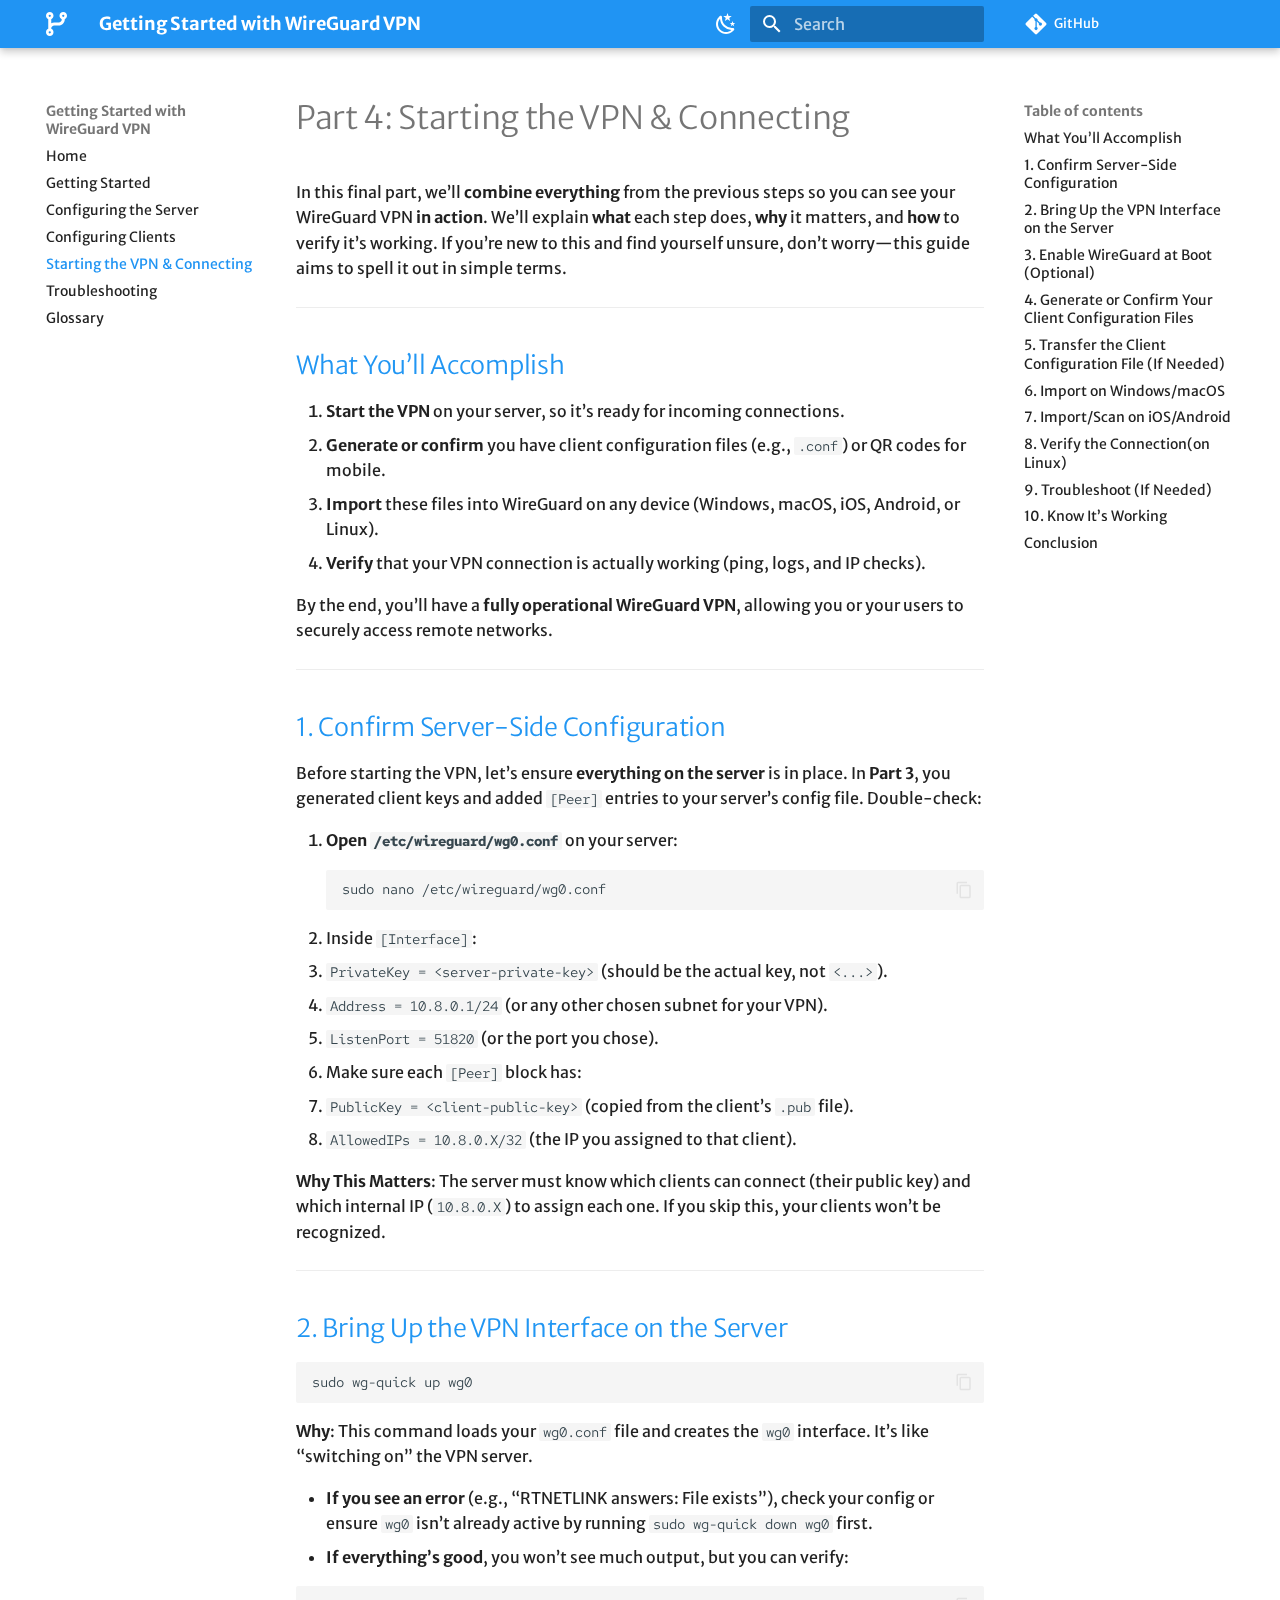
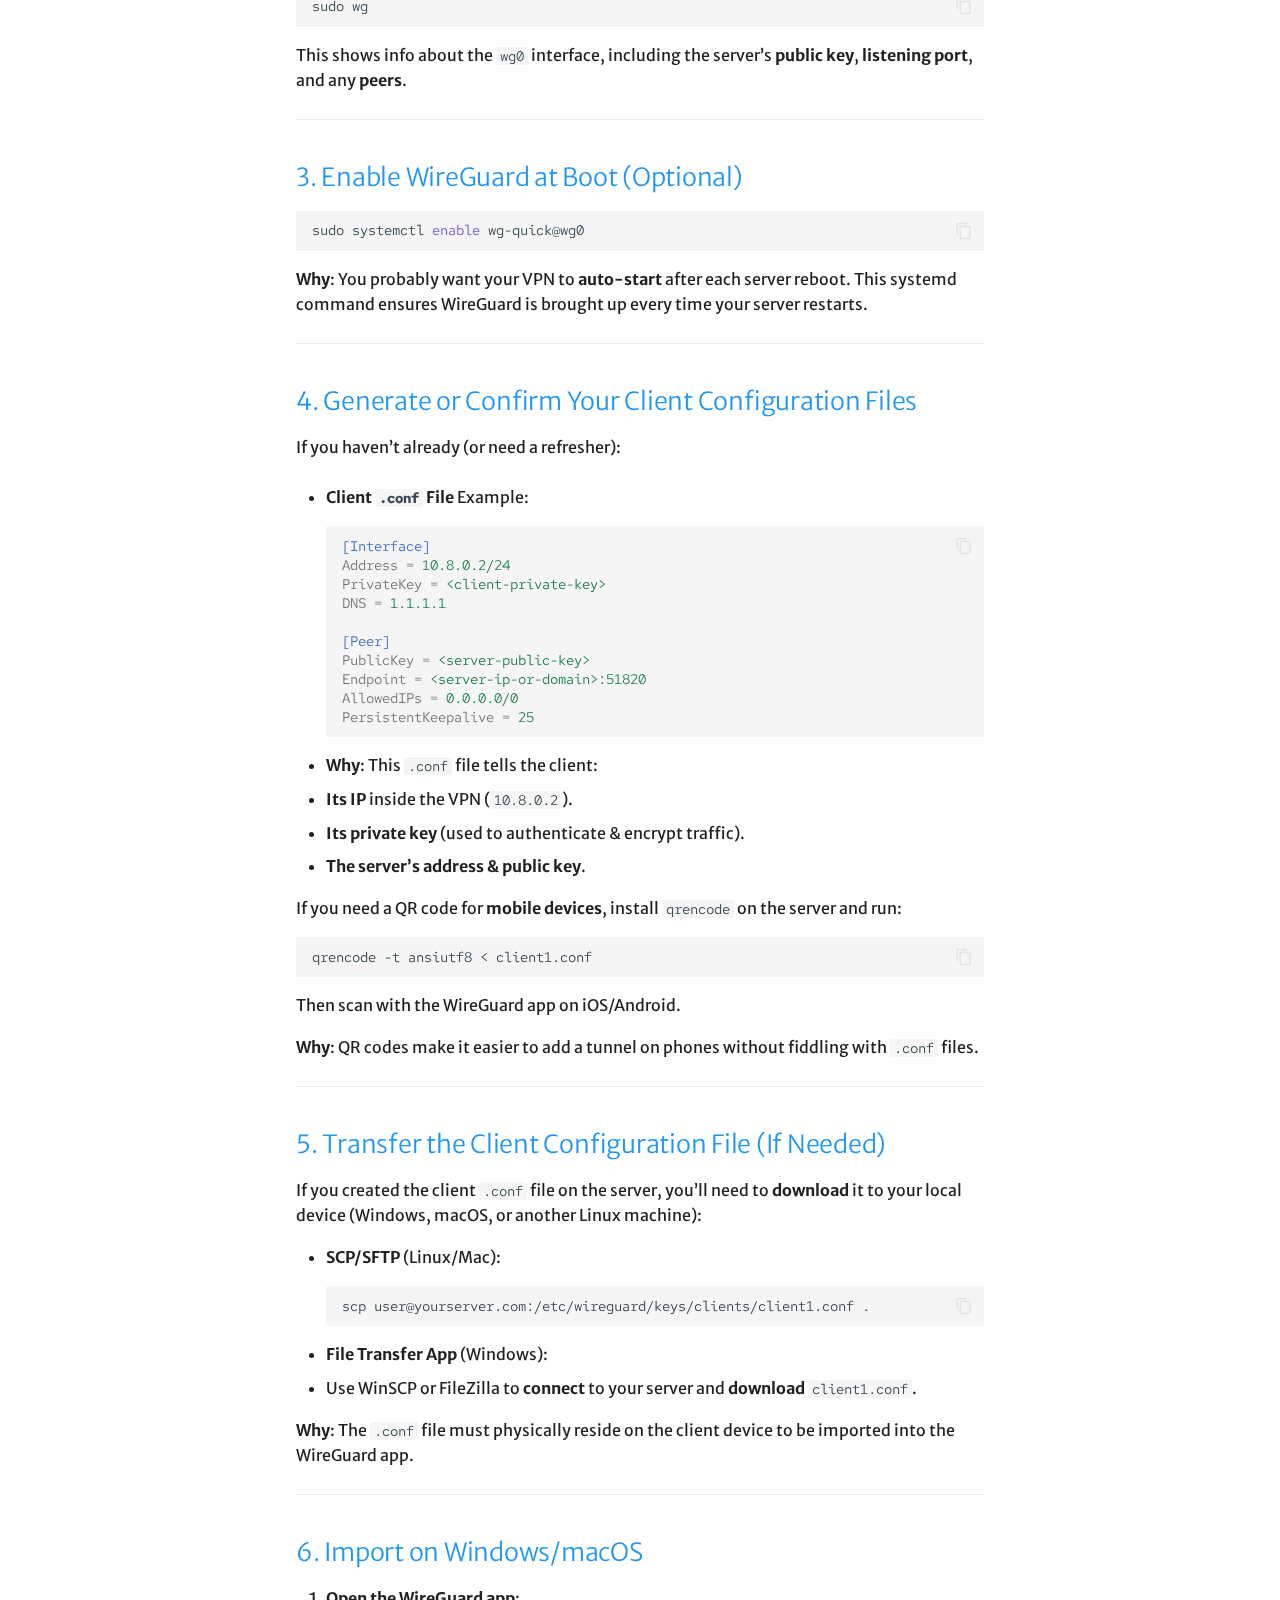
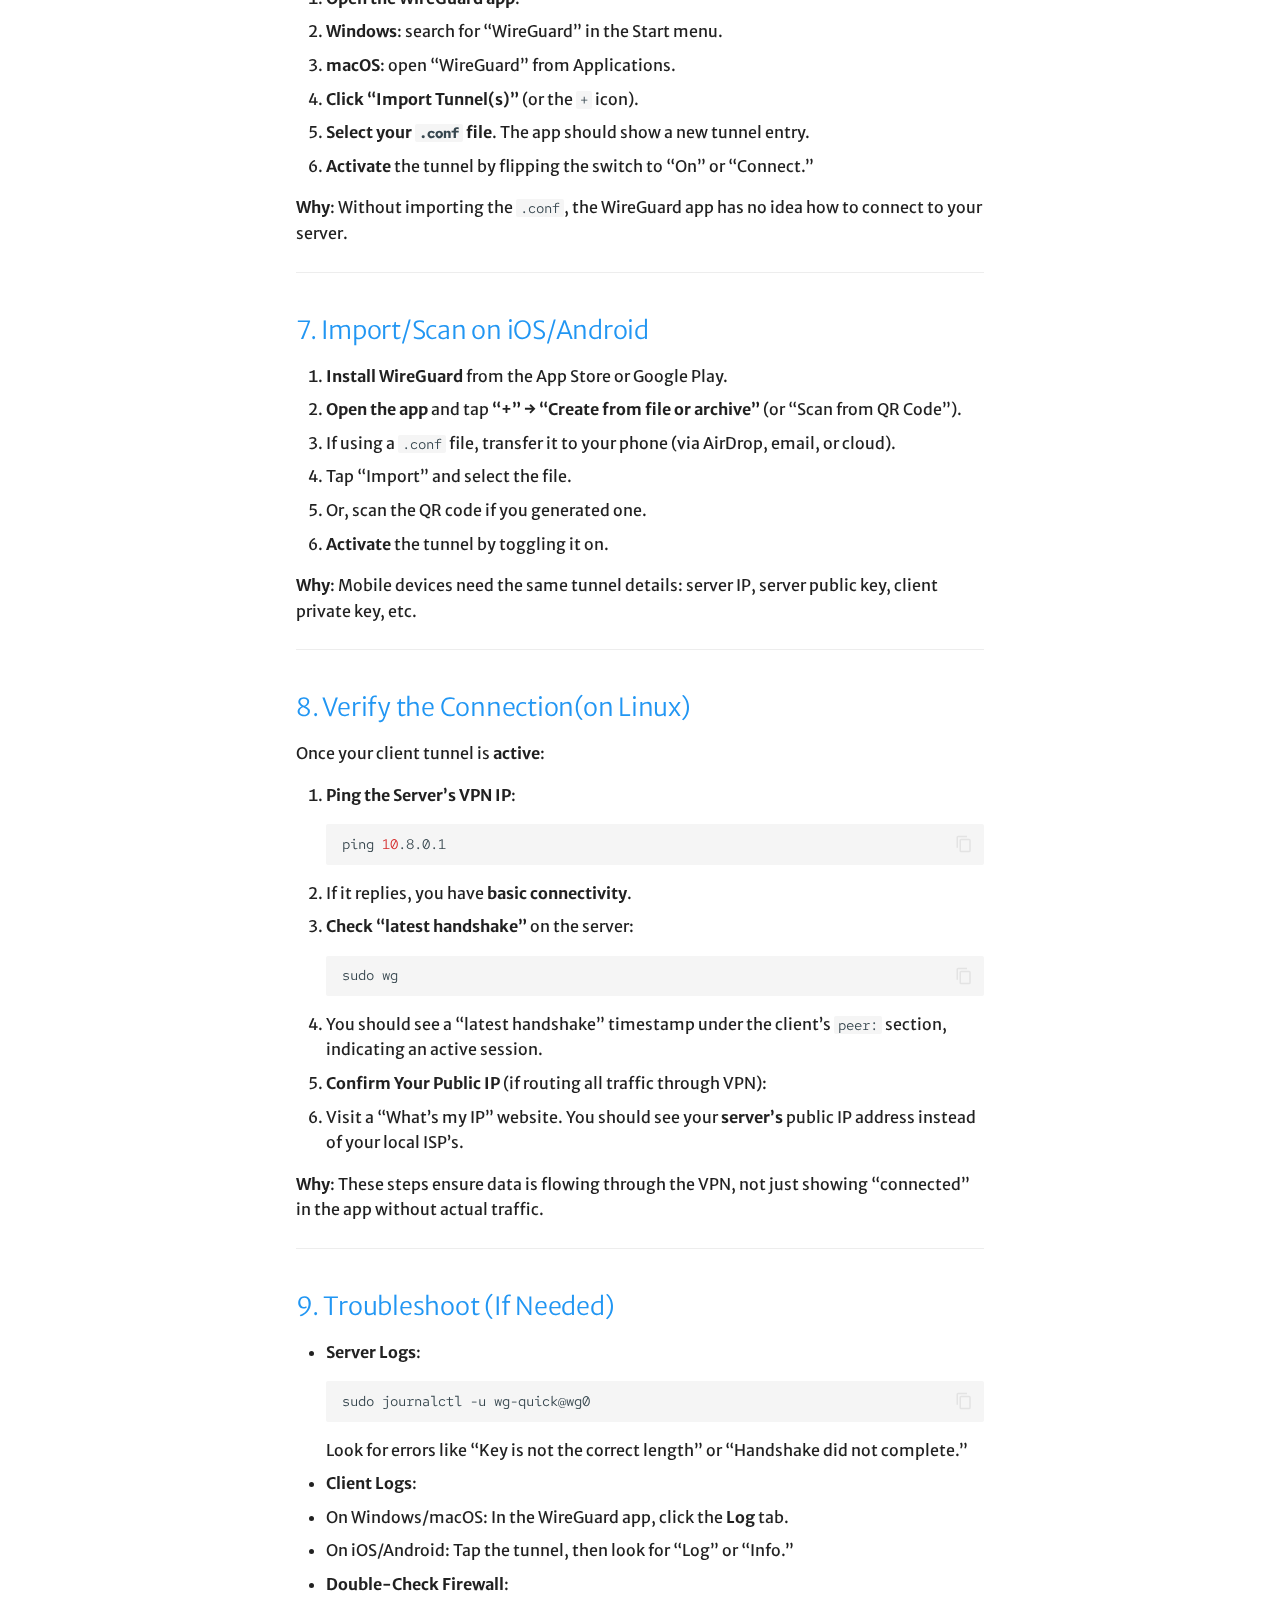
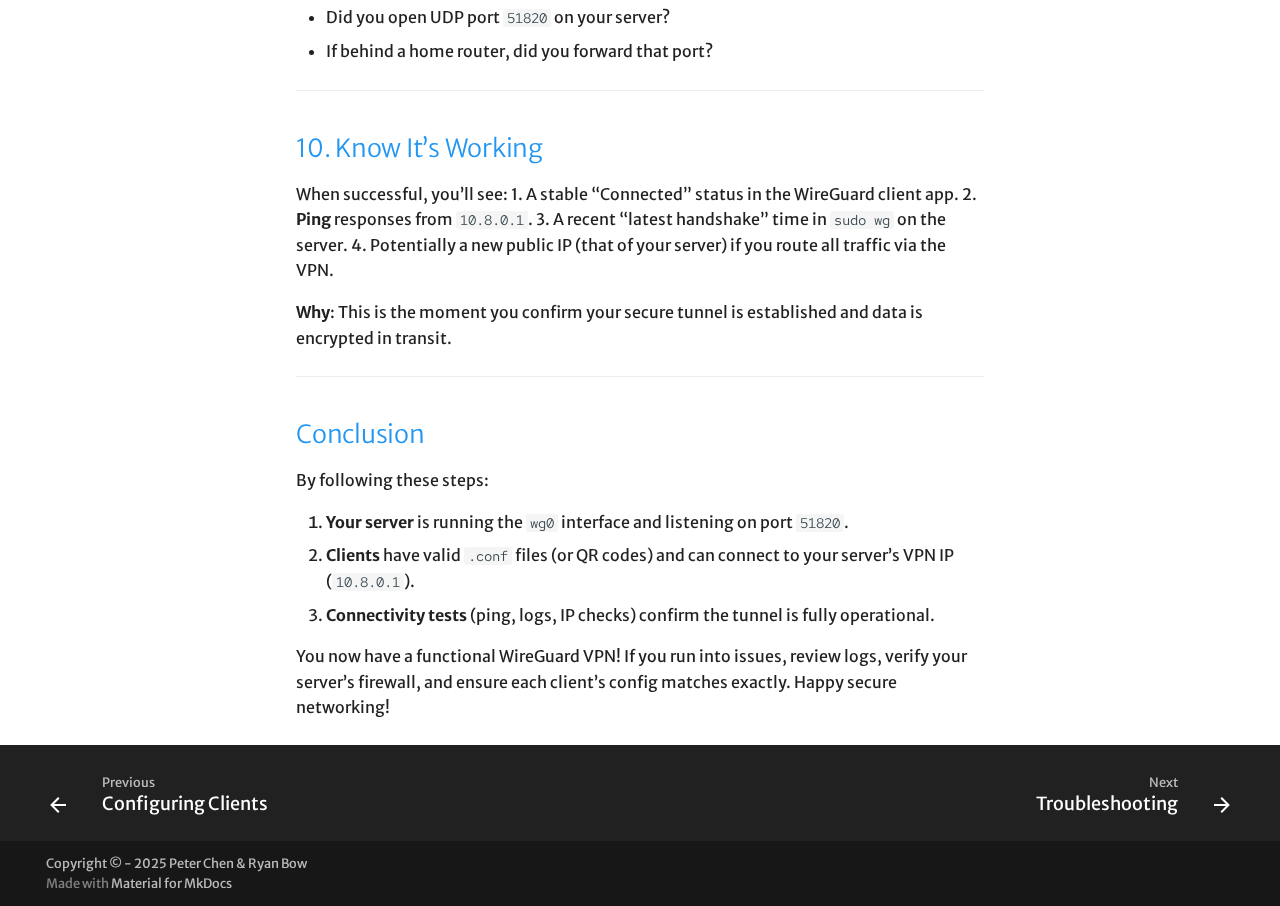
<file: part4/index.html>
<!doctype html>
<html lang="en" class="no-js">
  <head>
    
      <meta charset="utf-8">
      <meta name="viewport" content="width=device-width,initial-scale=1">
      
      
      
        <link rel="canonical" href="https://cghuisunshine.github.io/wireguard_setup/part4/">
      
      
        <link rel="prev" href="../part3/">
      
      
        <link rel="next" href="../troubleshooting/">
      
      
      <link rel="icon" href="../assets/images/code-branch-solid.svg">
      <meta name="generator" content="mkdocs-1.6.1, mkdocs-material-9.6.11">
    
    
      
        <title>Starting the VPN & Connecting - Getting Started with WireGuard VPN</title>
      
    
    
      <link rel="stylesheet" href="../assets/stylesheets/main.4af4bdda.min.css">
      
        
        <link rel="stylesheet" href="../assets/stylesheets/palette.06af60db.min.css">
      
      


    
    
      
    
    
      
        
        
        <link rel="preconnect" href="https://fonts.gstatic.com" crossorigin>
        <link rel="stylesheet" href="https://fonts.googleapis.com/css?family=Merriweather+Sans:300,300i,400,400i,700,700i%7CRed+Hat+Mono:400,400i,700,700i&display=fallback">
        <style>:root{--md-text-font:"Merriweather Sans";--md-code-font:"Red Hat Mono"}</style>
      
    
    
      <link rel="stylesheet" href="../assets/style.css">
    
    <script>__md_scope=new URL("..",location),__md_hash=e=>[...e].reduce(((e,_)=>(e<<5)-e+_.charCodeAt(0)),0),__md_get=(e,_=localStorage,t=__md_scope)=>JSON.parse(_.getItem(t.pathname+"."+e)),__md_set=(e,_,t=localStorage,a=__md_scope)=>{try{t.setItem(a.pathname+"."+e,JSON.stringify(_))}catch(e){}}</script>
    
      

    
    
    
  </head>
  
  
    
    
      
    
    
    
    
    <body dir="ltr" data-md-color-scheme="slate" data-md-color-primary="green" data-md-color-accent="deep-purple">
  
    
    <input class="md-toggle" data-md-toggle="drawer" type="checkbox" id="__drawer" autocomplete="off">
    <input class="md-toggle" data-md-toggle="search" type="checkbox" id="__search" autocomplete="off">
    <label class="md-overlay" for="__drawer"></label>
    <div data-md-component="skip">
      
        
        <a href="#part-4-starting-the-vpn-connecting" class="md-skip">
          Skip to content
        </a>
      
    </div>
    <div data-md-component="announce">
      
    </div>
    
    
      

  

<header class="md-header md-header--shadow" data-md-component="header">
  <nav class="md-header__inner md-grid" aria-label="Header">
    <a href=".." title="Getting Started with WireGuard VPN" class="md-header__button md-logo" aria-label="Getting Started with WireGuard VPN" data-md-component="logo">
      
  
  <svg xmlns="http://www.w3.org/2000/svg" viewBox="0 0 448 512"><!--! Font Awesome Free 6.7.2 by @fontawesome - https://fontawesome.com License - https://fontawesome.com/license/free (Icons: CC BY 4.0, Fonts: SIL OFL 1.1, Code: MIT License) Copyright 2024 Fonticons, Inc.--><path d="M80 104a24 24 0 1 0 0-48 24 24 0 1 0 0 48m80-24c0 32.8-19.7 61-48 73.3v87.8c18.8-10.9 40.7-17.1 64-17.1h96c35.3 0 64-28.7 64-64v-6.7c-28.3-12.3-48-40.5-48-73.3 0-44.2 35.8-80 80-80s80 35.8 80 80c0 32.8-19.7 61-48 73.3v6.7c0 70.7-57.3 128-128 128h-96c-35.3 0-64 28.7-64 64v6.7c28.3 12.3 48 40.5 48 73.3 0 44.2-35.8 80-80 80S0 476.2 0 432c0-32.8 19.7-61 48-73.3V153.3C19.7 141 0 112.8 0 80 0 35.8 35.8 0 80 0s80 35.8 80 80m232 0a24 24 0 1 0-48 0 24 24 0 1 0 48 0M80 456a24 24 0 1 0 0-48 24 24 0 1 0 0 48"/></svg>

    </a>
    <label class="md-header__button md-icon" for="__drawer">
      
      <svg xmlns="http://www.w3.org/2000/svg" viewBox="0 0 24 24"><path d="M3 6h18v2H3zm0 5h18v2H3zm0 5h18v2H3z"/></svg>
    </label>
    <div class="md-header__title" data-md-component="header-title">
      <div class="md-header__ellipsis">
        <div class="md-header__topic">
          <span class="md-ellipsis">
            Getting Started with WireGuard VPN
          </span>
        </div>
        <div class="md-header__topic" data-md-component="header-topic">
          <span class="md-ellipsis">
            
              Starting the VPN & Connecting
            
          </span>
        </div>
      </div>
    </div>
    
      
        <form class="md-header__option" data-md-component="palette">
  
    
    
    
    <input class="md-option" data-md-color-media="(prefers-color-scheme: dark)" data-md-color-scheme="slate" data-md-color-primary="green" data-md-color-accent="deep-purple"  aria-label="Dark mode"  type="radio" name="__palette" id="__palette_0">
    
      <label class="md-header__button md-icon" title="Dark mode" for="__palette_1" hidden>
        <svg xmlns="http://www.w3.org/2000/svg" viewBox="0 0 24 24"><path d="M12 7a5 5 0 0 1 5 5 5 5 0 0 1-5 5 5 5 0 0 1-5-5 5 5 0 0 1 5-5m0 2a3 3 0 0 0-3 3 3 3 0 0 0 3 3 3 3 0 0 0 3-3 3 3 0 0 0-3-3m0-7 2.39 3.42C13.65 5.15 12.84 5 12 5s-1.65.15-2.39.42zM3.34 7l4.16-.35A7.2 7.2 0 0 0 5.94 8.5c-.44.74-.69 1.5-.83 2.29zm.02 10 1.76-3.77a7.131 7.131 0 0 0 2.38 4.14zM20.65 7l-1.77 3.79a7.02 7.02 0 0 0-2.38-4.15zm-.01 10-4.14.36c.59-.51 1.12-1.14 1.54-1.86.42-.73.69-1.5.83-2.29zM12 22l-2.41-3.44c.74.27 1.55.44 2.41.44.82 0 1.63-.17 2.37-.44z"/></svg>
      </label>
    
  
    
    
    
    <input class="md-option" data-md-color-media="(prefers-color-scheme: light)" data-md-color-scheme="default" data-md-color-primary="blue" data-md-color-accent="deep-orange"  aria-label="Light mode"  type="radio" name="__palette" id="__palette_1">
    
      <label class="md-header__button md-icon" title="Light mode" for="__palette_0" hidden>
        <svg xmlns="http://www.w3.org/2000/svg" viewBox="0 0 24 24"><path d="m17.75 4.09-2.53 1.94.91 3.06-2.63-1.81-2.63 1.81.91-3.06-2.53-1.94L12.44 4l1.06-3 1.06 3zm3.5 6.91-1.64 1.25.59 1.98-1.7-1.17-1.7 1.17.59-1.98L15.75 11l2.06-.05L18.5 9l.69 1.95zm-2.28 4.95c.83-.08 1.72 1.1 1.19 1.85-.32.45-.66.87-1.08 1.27C15.17 23 8.84 23 4.94 19.07c-3.91-3.9-3.91-10.24 0-14.14.4-.4.82-.76 1.27-1.08.75-.53 1.93.36 1.85 1.19-.27 2.86.69 5.83 2.89 8.02a9.96 9.96 0 0 0 8.02 2.89m-1.64 2.02a12.08 12.08 0 0 1-7.8-3.47c-2.17-2.19-3.33-5-3.49-7.82-2.81 3.14-2.7 7.96.31 10.98 3.02 3.01 7.84 3.12 10.98.31"/></svg>
      </label>
    
  
</form>
      
    
    
      <script>var palette=__md_get("__palette");if(palette&&palette.color){if("(prefers-color-scheme)"===palette.color.media){var media=matchMedia("(prefers-color-scheme: light)"),input=document.querySelector(media.matches?"[data-md-color-media='(prefers-color-scheme: light)']":"[data-md-color-media='(prefers-color-scheme: dark)']");palette.color.media=input.getAttribute("data-md-color-media"),palette.color.scheme=input.getAttribute("data-md-color-scheme"),palette.color.primary=input.getAttribute("data-md-color-primary"),palette.color.accent=input.getAttribute("data-md-color-accent")}for(var[key,value]of Object.entries(palette.color))document.body.setAttribute("data-md-color-"+key,value)}</script>
    
    
    
      
      
        <label class="md-header__button md-icon" for="__search">
          
          <svg xmlns="http://www.w3.org/2000/svg" viewBox="0 0 24 24"><path d="M9.5 3A6.5 6.5 0 0 1 16 9.5c0 1.61-.59 3.09-1.56 4.23l.27.27h.79l5 5-1.5 1.5-5-5v-.79l-.27-.27A6.52 6.52 0 0 1 9.5 16 6.5 6.5 0 0 1 3 9.5 6.5 6.5 0 0 1 9.5 3m0 2C7 5 5 7 5 9.5S7 14 9.5 14 14 12 14 9.5 12 5 9.5 5"/></svg>
        </label>
        <div class="md-search" data-md-component="search" role="dialog">
  <label class="md-search__overlay" for="__search"></label>
  <div class="md-search__inner" role="search">
    <form class="md-search__form" name="search">
      <input type="text" class="md-search__input" name="query" aria-label="Search" placeholder="Search" autocapitalize="off" autocorrect="off" autocomplete="off" spellcheck="false" data-md-component="search-query" required>
      <label class="md-search__icon md-icon" for="__search">
        
        <svg xmlns="http://www.w3.org/2000/svg" viewBox="0 0 24 24"><path d="M9.5 3A6.5 6.5 0 0 1 16 9.5c0 1.61-.59 3.09-1.56 4.23l.27.27h.79l5 5-1.5 1.5-5-5v-.79l-.27-.27A6.52 6.52 0 0 1 9.5 16 6.5 6.5 0 0 1 3 9.5 6.5 6.5 0 0 1 9.5 3m0 2C7 5 5 7 5 9.5S7 14 9.5 14 14 12 14 9.5 12 5 9.5 5"/></svg>
        
        <svg xmlns="http://www.w3.org/2000/svg" viewBox="0 0 24 24"><path d="M20 11v2H8l5.5 5.5-1.42 1.42L4.16 12l7.92-7.92L13.5 5.5 8 11z"/></svg>
      </label>
      <nav class="md-search__options" aria-label="Search">
        
        <button type="reset" class="md-search__icon md-icon" title="Clear" aria-label="Clear" tabindex="-1">
          
          <svg xmlns="http://www.w3.org/2000/svg" viewBox="0 0 24 24"><path d="M19 6.41 17.59 5 12 10.59 6.41 5 5 6.41 10.59 12 5 17.59 6.41 19 12 13.41 17.59 19 19 17.59 13.41 12z"/></svg>
        </button>
      </nav>
      
    </form>
    <div class="md-search__output">
      <div class="md-search__scrollwrap" tabindex="0" data-md-scrollfix>
        <div class="md-search-result" data-md-component="search-result">
          <div class="md-search-result__meta">
            Initializing search
          </div>
          <ol class="md-search-result__list" role="presentation"></ol>
        </div>
      </div>
    </div>
  </div>
</div>
      
    
    
      <div class="md-header__source">
        <a href="https://github.com/cghuisunshine/wireguard_setup.git" title="Go to repository" class="md-source" data-md-component="source">
  <div class="md-source__icon md-icon">
    
    <svg xmlns="http://www.w3.org/2000/svg" viewBox="0 0 448 512"><!--! Font Awesome Free 6.7.2 by @fontawesome - https://fontawesome.com License - https://fontawesome.com/license/free (Icons: CC BY 4.0, Fonts: SIL OFL 1.1, Code: MIT License) Copyright 2024 Fonticons, Inc.--><path d="M439.55 236.05 244 40.45a28.87 28.87 0 0 0-40.81 0l-40.66 40.63 51.52 51.52c27.06-9.14 52.68 16.77 43.39 43.68l49.66 49.66c34.23-11.8 61.18 31 35.47 56.69-26.49 26.49-70.21-2.87-56-37.34L240.22 199v121.85c25.3 12.54 22.26 41.85 9.08 55a34.34 34.34 0 0 1-48.55 0c-17.57-17.6-11.07-46.91 11.25-56v-123c-20.8-8.51-24.6-30.74-18.64-45L142.57 101 8.45 235.14a28.86 28.86 0 0 0 0 40.81l195.61 195.6a28.86 28.86 0 0 0 40.8 0l194.69-194.69a28.86 28.86 0 0 0 0-40.81"/></svg>
  </div>
  <div class="md-source__repository">
    GitHub
  </div>
</a>
      </div>
    
  </nav>
  
</header>
    
    <div class="md-container" data-md-component="container">
      
      
        
          
        
      
      <main class="md-main" data-md-component="main">
        <div class="md-main__inner md-grid">
          
            
              
              <div class="md-sidebar md-sidebar--primary" data-md-component="sidebar" data-md-type="navigation" >
                <div class="md-sidebar__scrollwrap">
                  <div class="md-sidebar__inner">
                    



<nav class="md-nav md-nav--primary" aria-label="Navigation" data-md-level="0">
  <label class="md-nav__title" for="__drawer">
    <a href=".." title="Getting Started with WireGuard VPN" class="md-nav__button md-logo" aria-label="Getting Started with WireGuard VPN" data-md-component="logo">
      
  
  <svg xmlns="http://www.w3.org/2000/svg" viewBox="0 0 448 512"><!--! Font Awesome Free 6.7.2 by @fontawesome - https://fontawesome.com License - https://fontawesome.com/license/free (Icons: CC BY 4.0, Fonts: SIL OFL 1.1, Code: MIT License) Copyright 2024 Fonticons, Inc.--><path d="M80 104a24 24 0 1 0 0-48 24 24 0 1 0 0 48m80-24c0 32.8-19.7 61-48 73.3v87.8c18.8-10.9 40.7-17.1 64-17.1h96c35.3 0 64-28.7 64-64v-6.7c-28.3-12.3-48-40.5-48-73.3 0-44.2 35.8-80 80-80s80 35.8 80 80c0 32.8-19.7 61-48 73.3v6.7c0 70.7-57.3 128-128 128h-96c-35.3 0-64 28.7-64 64v6.7c28.3 12.3 48 40.5 48 73.3 0 44.2-35.8 80-80 80S0 476.2 0 432c0-32.8 19.7-61 48-73.3V153.3C19.7 141 0 112.8 0 80 0 35.8 35.8 0 80 0s80 35.8 80 80m232 0a24 24 0 1 0-48 0 24 24 0 1 0 48 0M80 456a24 24 0 1 0 0-48 24 24 0 1 0 0 48"/></svg>

    </a>
    Getting Started with WireGuard VPN
  </label>
  
    <div class="md-nav__source">
      <a href="https://github.com/cghuisunshine/wireguard_setup.git" title="Go to repository" class="md-source" data-md-component="source">
  <div class="md-source__icon md-icon">
    
    <svg xmlns="http://www.w3.org/2000/svg" viewBox="0 0 448 512"><!--! Font Awesome Free 6.7.2 by @fontawesome - https://fontawesome.com License - https://fontawesome.com/license/free (Icons: CC BY 4.0, Fonts: SIL OFL 1.1, Code: MIT License) Copyright 2024 Fonticons, Inc.--><path d="M439.55 236.05 244 40.45a28.87 28.87 0 0 0-40.81 0l-40.66 40.63 51.52 51.52c27.06-9.14 52.68 16.77 43.39 43.68l49.66 49.66c34.23-11.8 61.18 31 35.47 56.69-26.49 26.49-70.21-2.87-56-37.34L240.22 199v121.85c25.3 12.54 22.26 41.85 9.08 55a34.34 34.34 0 0 1-48.55 0c-17.57-17.6-11.07-46.91 11.25-56v-123c-20.8-8.51-24.6-30.74-18.64-45L142.57 101 8.45 235.14a28.86 28.86 0 0 0 0 40.81l195.61 195.6a28.86 28.86 0 0 0 40.8 0l194.69-194.69a28.86 28.86 0 0 0 0-40.81"/></svg>
  </div>
  <div class="md-source__repository">
    GitHub
  </div>
</a>
    </div>
  
  <ul class="md-nav__list" data-md-scrollfix>
    
      
      
  
  
  
  
    <li class="md-nav__item">
      <a href=".." class="md-nav__link">
        
  
  
  <span class="md-ellipsis">
    Home
    
  </span>
  

      </a>
    </li>
  

    
      
      
  
  
  
  
    <li class="md-nav__item">
      <a href="../part1/" class="md-nav__link">
        
  
  
  <span class="md-ellipsis">
    Getting Started
    
  </span>
  

      </a>
    </li>
  

    
      
      
  
  
  
  
    <li class="md-nav__item">
      <a href="../part2/" class="md-nav__link">
        
  
  
  <span class="md-ellipsis">
    Configuring the Server
    
  </span>
  

      </a>
    </li>
  

    
      
      
  
  
  
  
    <li class="md-nav__item">
      <a href="../part3/" class="md-nav__link">
        
  
  
  <span class="md-ellipsis">
    Configuring Clients
    
  </span>
  

      </a>
    </li>
  

    
      
      
  
  
    
  
  
  
    <li class="md-nav__item md-nav__item--active">
      
      <input class="md-nav__toggle md-toggle" type="checkbox" id="__toc">
      
      
        
      
      
        <label class="md-nav__link md-nav__link--active" for="__toc">
          
  
  
  <span class="md-ellipsis">
    Starting the VPN & Connecting
    
  </span>
  

          <span class="md-nav__icon md-icon"></span>
        </label>
      
      <a href="./" class="md-nav__link md-nav__link--active">
        
  
  
  <span class="md-ellipsis">
    Starting the VPN & Connecting
    
  </span>
  

      </a>
      
        

<nav class="md-nav md-nav--secondary" aria-label="Table of contents">
  
  
  
    
  
  
    <label class="md-nav__title" for="__toc">
      <span class="md-nav__icon md-icon"></span>
      Table of contents
    </label>
    <ul class="md-nav__list" data-md-component="toc" data-md-scrollfix>
      
        <li class="md-nav__item">
  <a href="#what-youll-accomplish" class="md-nav__link">
    <span class="md-ellipsis">
      What You’ll Accomplish
    </span>
  </a>
  
</li>
      
        <li class="md-nav__item">
  <a href="#1-confirm-server-side-configuration" class="md-nav__link">
    <span class="md-ellipsis">
      1. Confirm Server-Side Configuration
    </span>
  </a>
  
</li>
      
        <li class="md-nav__item">
  <a href="#2-bring-up-the-vpn-interface-on-the-server" class="md-nav__link">
    <span class="md-ellipsis">
      2. Bring Up the VPN Interface on the Server
    </span>
  </a>
  
</li>
      
        <li class="md-nav__item">
  <a href="#3-enable-wireguard-at-boot-optional" class="md-nav__link">
    <span class="md-ellipsis">
      3. Enable WireGuard at Boot (Optional)
    </span>
  </a>
  
</li>
      
        <li class="md-nav__item">
  <a href="#4-generate-or-confirm-your-client-configuration-files" class="md-nav__link">
    <span class="md-ellipsis">
      4. Generate or Confirm Your Client Configuration Files
    </span>
  </a>
  
</li>
      
        <li class="md-nav__item">
  <a href="#5-transfer-the-client-configuration-file-if-needed" class="md-nav__link">
    <span class="md-ellipsis">
      5. Transfer the Client Configuration File (If Needed)
    </span>
  </a>
  
</li>
      
        <li class="md-nav__item">
  <a href="#6-import-on-windowsmacos" class="md-nav__link">
    <span class="md-ellipsis">
      6. Import on Windows/macOS
    </span>
  </a>
  
</li>
      
        <li class="md-nav__item">
  <a href="#7-importscan-on-iosandroid" class="md-nav__link">
    <span class="md-ellipsis">
      7. Import/Scan on iOS/Android
    </span>
  </a>
  
</li>
      
        <li class="md-nav__item">
  <a href="#8-verify-the-connectionon-linux" class="md-nav__link">
    <span class="md-ellipsis">
      8. Verify the Connection(on Linux)
    </span>
  </a>
  
</li>
      
        <li class="md-nav__item">
  <a href="#9-troubleshoot-if-needed" class="md-nav__link">
    <span class="md-ellipsis">
      9. Troubleshoot (If Needed)
    </span>
  </a>
  
</li>
      
        <li class="md-nav__item">
  <a href="#10-know-its-working" class="md-nav__link">
    <span class="md-ellipsis">
      10. Know It’s Working
    </span>
  </a>
  
</li>
      
        <li class="md-nav__item">
  <a href="#conclusion" class="md-nav__link">
    <span class="md-ellipsis">
      Conclusion
    </span>
  </a>
  
</li>
      
    </ul>
  
</nav>
      
    </li>
  

    
      
      
  
  
  
  
    <li class="md-nav__item">
      <a href="../troubleshooting/" class="md-nav__link">
        
  
  
  <span class="md-ellipsis">
    Troubleshooting
    
  </span>
  

      </a>
    </li>
  

    
      
      
  
  
  
  
    <li class="md-nav__item">
      <a href="../glossary/" class="md-nav__link">
        
  
  
  <span class="md-ellipsis">
    Glossary
    
  </span>
  

      </a>
    </li>
  

    
  </ul>
</nav>
                  </div>
                </div>
              </div>
            
            
              
              <div class="md-sidebar md-sidebar--secondary" data-md-component="sidebar" data-md-type="toc" >
                <div class="md-sidebar__scrollwrap">
                  <div class="md-sidebar__inner">
                    

<nav class="md-nav md-nav--secondary" aria-label="Table of contents">
  
  
  
    
  
  
    <label class="md-nav__title" for="__toc">
      <span class="md-nav__icon md-icon"></span>
      Table of contents
    </label>
    <ul class="md-nav__list" data-md-component="toc" data-md-scrollfix>
      
        <li class="md-nav__item">
  <a href="#what-youll-accomplish" class="md-nav__link">
    <span class="md-ellipsis">
      What You’ll Accomplish
    </span>
  </a>
  
</li>
      
        <li class="md-nav__item">
  <a href="#1-confirm-server-side-configuration" class="md-nav__link">
    <span class="md-ellipsis">
      1. Confirm Server-Side Configuration
    </span>
  </a>
  
</li>
      
        <li class="md-nav__item">
  <a href="#2-bring-up-the-vpn-interface-on-the-server" class="md-nav__link">
    <span class="md-ellipsis">
      2. Bring Up the VPN Interface on the Server
    </span>
  </a>
  
</li>
      
        <li class="md-nav__item">
  <a href="#3-enable-wireguard-at-boot-optional" class="md-nav__link">
    <span class="md-ellipsis">
      3. Enable WireGuard at Boot (Optional)
    </span>
  </a>
  
</li>
      
        <li class="md-nav__item">
  <a href="#4-generate-or-confirm-your-client-configuration-files" class="md-nav__link">
    <span class="md-ellipsis">
      4. Generate or Confirm Your Client Configuration Files
    </span>
  </a>
  
</li>
      
        <li class="md-nav__item">
  <a href="#5-transfer-the-client-configuration-file-if-needed" class="md-nav__link">
    <span class="md-ellipsis">
      5. Transfer the Client Configuration File (If Needed)
    </span>
  </a>
  
</li>
      
        <li class="md-nav__item">
  <a href="#6-import-on-windowsmacos" class="md-nav__link">
    <span class="md-ellipsis">
      6. Import on Windows/macOS
    </span>
  </a>
  
</li>
      
        <li class="md-nav__item">
  <a href="#7-importscan-on-iosandroid" class="md-nav__link">
    <span class="md-ellipsis">
      7. Import/Scan on iOS/Android
    </span>
  </a>
  
</li>
      
        <li class="md-nav__item">
  <a href="#8-verify-the-connectionon-linux" class="md-nav__link">
    <span class="md-ellipsis">
      8. Verify the Connection(on Linux)
    </span>
  </a>
  
</li>
      
        <li class="md-nav__item">
  <a href="#9-troubleshoot-if-needed" class="md-nav__link">
    <span class="md-ellipsis">
      9. Troubleshoot (If Needed)
    </span>
  </a>
  
</li>
      
        <li class="md-nav__item">
  <a href="#10-know-its-working" class="md-nav__link">
    <span class="md-ellipsis">
      10. Know It’s Working
    </span>
  </a>
  
</li>
      
        <li class="md-nav__item">
  <a href="#conclusion" class="md-nav__link">
    <span class="md-ellipsis">
      Conclusion
    </span>
  </a>
  
</li>
      
    </ul>
  
</nav>
                  </div>
                </div>
              </div>
            
          
          
            <div class="md-content" data-md-component="content">
              <article class="md-content__inner md-typeset">
                
                  


  
  


<h1 id="part-4-starting-the-vpn-connecting">Part 4: Starting the VPN &amp; Connecting</h1>
<p>In this final part, we’ll <strong>combine everything</strong> from the previous steps so you can see your WireGuard VPN <strong>in action</strong>. We’ll explain <strong>what</strong> each step does, <strong>why</strong> it matters, and <strong>how</strong> to verify it’s working. If you’re new to this and find yourself unsure, don’t worry—this guide aims to spell it out in simple terms.</p>
<hr />
<h2 id="what-youll-accomplish">What You’ll Accomplish</h2>
<ol>
<li><strong>Start the VPN</strong> on your server, so it’s ready for incoming connections.  </li>
<li><strong>Generate or confirm</strong> you have client configuration files (e.g., <code>.conf</code>) or QR codes for mobile.  </li>
<li><strong>Import</strong> these files into WireGuard on any device (Windows, macOS, iOS, Android, or Linux).  </li>
<li><strong>Verify</strong> that your VPN connection is actually working (ping, logs, and IP checks).  </li>
</ol>
<p>By the end, you’ll have a <strong>fully operational WireGuard VPN</strong>, allowing you or your users to securely access remote networks.</p>
<hr />
<h2 id="1-confirm-server-side-configuration">1. Confirm Server-Side Configuration</h2>
<p>Before starting the VPN, let’s ensure <strong>everything on the server</strong> is in place. In <strong>Part 3</strong>, you generated client keys and added <code>[Peer]</code> entries to your server’s config file. Double-check:</p>
<ol>
<li><strong>Open <code>/etc/wireguard/wg0.conf</code></strong> on your server:
   <div class="language-bash highlight"><pre><span></span><code><span id="__span-0-1"><a id="__codelineno-0-1" name="__codelineno-0-1" href="#__codelineno-0-1"></a>sudo<span class="w"> </span>nano<span class="w"> </span>/etc/wireguard/wg0.conf
</span></code></pre></div></li>
<li>Inside <code>[Interface]</code>:</li>
<li><code>PrivateKey = &lt;server-private-key&gt;</code> (should be the actual key, not <code>&lt;...&gt;</code>).  </li>
<li><code>Address = 10.8.0.1/24</code> (or any other chosen subnet for your VPN).  </li>
<li><code>ListenPort = 51820</code> (or the port you chose).</li>
<li>Make sure each <code>[Peer]</code> block has:</li>
<li><code>PublicKey = &lt;client-public-key&gt;</code> (copied from the client’s <code>.pub</code> file).  </li>
<li><code>AllowedIPs = 10.8.0.X/32</code> (the IP you assigned to that client).</li>
</ol>
<p><strong>Why This Matters</strong>: The server must know which clients can connect (their public key) and which internal IP (<code>10.8.0.X</code>) to assign each one. If you skip this, your clients won’t be recognized.</p>
<hr />
<h2 id="2-bring-up-the-vpn-interface-on-the-server">2. Bring Up the VPN Interface on the Server</h2>
<p><div class="language-bash highlight"><pre><span></span><code><span id="__span-1-1"><a id="__codelineno-1-1" name="__codelineno-1-1" href="#__codelineno-1-1"></a>sudo<span class="w"> </span>wg-quick<span class="w"> </span>up<span class="w"> </span>wg0
</span></code></pre></div>
<strong>Why</strong>: This command loads your <code>wg0.conf</code> file and creates the <code>wg0</code> interface. It’s like “switching on” the VPN server.</p>
<ul>
<li><strong>If you see an error</strong> (e.g., “RTNETLINK answers: File exists”), check your config or ensure <code>wg0</code> isn’t already active by running <code>sudo wg-quick down wg0</code> first.</li>
<li><strong>If everything’s good</strong>, you won’t see much output, but you can verify:</li>
</ul>
<p><div class="language-bash highlight"><pre><span></span><code><span id="__span-2-1"><a id="__codelineno-2-1" name="__codelineno-2-1" href="#__codelineno-2-1"></a>sudo<span class="w"> </span>wg
</span></code></pre></div>
  This shows info about the <code>wg0</code> interface, including the server’s <strong>public key</strong>, <strong>listening port</strong>, and any <strong>peers</strong>.</p>
<hr />
<h2 id="3-enable-wireguard-at-boot-optional">3. Enable WireGuard at Boot (Optional)</h2>
<p><div class="language-bash highlight"><pre><span></span><code><span id="__span-3-1"><a id="__codelineno-3-1" name="__codelineno-3-1" href="#__codelineno-3-1"></a>sudo<span class="w"> </span>systemctl<span class="w"> </span><span class="nb">enable</span><span class="w"> </span>wg-quick@wg0
</span></code></pre></div>
<strong>Why</strong>: You probably want your VPN to <strong>auto-start</strong> after each server reboot. This systemd command ensures WireGuard is brought up every time your server restarts.</p>
<hr />
<h2 id="4-generate-or-confirm-your-client-configuration-files">4. Generate or Confirm Your Client Configuration Files</h2>
<p>If you haven’t already (or need a refresher):</p>
<ul>
<li>
<p><strong>Client <code>.conf</code> File</strong> Example:
  <div class="language-ini highlight"><pre><span></span><code><span id="__span-4-1"><a id="__codelineno-4-1" name="__codelineno-4-1" href="#__codelineno-4-1"></a><span class="k">[Interface]</span>
</span><span id="__span-4-2"><a id="__codelineno-4-2" name="__codelineno-4-2" href="#__codelineno-4-2"></a><span class="na">Address</span><span class="w"> </span><span class="o">=</span><span class="w"> </span><span class="s">10.8.0.2/24</span>
</span><span id="__span-4-3"><a id="__codelineno-4-3" name="__codelineno-4-3" href="#__codelineno-4-3"></a><span class="na">PrivateKey</span><span class="w"> </span><span class="o">=</span><span class="w"> </span><span class="s">&lt;client-private-key&gt;</span>
</span><span id="__span-4-4"><a id="__codelineno-4-4" name="__codelineno-4-4" href="#__codelineno-4-4"></a><span class="na">DNS</span><span class="w"> </span><span class="o">=</span><span class="w"> </span><span class="s">1.1.1.1</span>
</span><span id="__span-4-5"><a id="__codelineno-4-5" name="__codelineno-4-5" href="#__codelineno-4-5"></a>
</span><span id="__span-4-6"><a id="__codelineno-4-6" name="__codelineno-4-6" href="#__codelineno-4-6"></a><span class="k">[Peer]</span>
</span><span id="__span-4-7"><a id="__codelineno-4-7" name="__codelineno-4-7" href="#__codelineno-4-7"></a><span class="na">PublicKey</span><span class="w"> </span><span class="o">=</span><span class="w"> </span><span class="s">&lt;server-public-key&gt;</span>
</span><span id="__span-4-8"><a id="__codelineno-4-8" name="__codelineno-4-8" href="#__codelineno-4-8"></a><span class="na">Endpoint</span><span class="w"> </span><span class="o">=</span><span class="w"> </span><span class="s">&lt;server-ip-or-domain&gt;:51820</span>
</span><span id="__span-4-9"><a id="__codelineno-4-9" name="__codelineno-4-9" href="#__codelineno-4-9"></a><span class="na">AllowedIPs</span><span class="w"> </span><span class="o">=</span><span class="w"> </span><span class="s">0.0.0.0/0</span>
</span><span id="__span-4-10"><a id="__codelineno-4-10" name="__codelineno-4-10" href="#__codelineno-4-10"></a><span class="na">PersistentKeepalive</span><span class="w"> </span><span class="o">=</span><span class="w"> </span><span class="s">25</span>
</span></code></pre></div></p>
</li>
<li>
<p><strong>Why</strong>: This <code>.conf</code> file tells the client:</p>
</li>
<li><strong>Its IP</strong> inside the VPN (<code>10.8.0.2</code>).</li>
<li><strong>Its private key</strong> (used to authenticate &amp; encrypt traffic).</li>
<li><strong>The server’s address &amp; public key</strong>.</li>
</ul>
<p>If you need a QR code for <strong>mobile devices</strong>, install <code>qrencode</code> on the server and run:
<div class="language-bash highlight"><pre><span></span><code><span id="__span-5-1"><a id="__codelineno-5-1" name="__codelineno-5-1" href="#__codelineno-5-1"></a>qrencode<span class="w"> </span>-t<span class="w"> </span>ansiutf8<span class="w"> </span>&lt;<span class="w"> </span>client1.conf
</span></code></pre></div>
Then scan with the WireGuard app on iOS/Android.</p>
<p><strong>Why</strong>: QR codes make it easier to add a tunnel on phones without fiddling with <code>.conf</code> files.</p>
<hr />
<h2 id="5-transfer-the-client-configuration-file-if-needed">5. Transfer the Client Configuration File (If Needed)</h2>
<p>If you created the client <code>.conf</code> file on the server, you’ll need to <strong>download</strong> it to your local device (Windows, macOS, or another Linux machine):</p>
<ul>
<li><strong>SCP/SFTP</strong> (Linux/Mac):
  <div class="language-bash highlight"><pre><span></span><code><span id="__span-6-1"><a id="__codelineno-6-1" name="__codelineno-6-1" href="#__codelineno-6-1"></a>scp<span class="w"> </span>user@yourserver.com:/etc/wireguard/keys/clients/client1.conf<span class="w"> </span>.
</span></code></pre></div></li>
<li><strong>File Transfer App</strong> (Windows):</li>
<li>Use WinSCP or FileZilla to <strong>connect</strong> to your server and <strong>download</strong> <code>client1.conf</code>.</li>
</ul>
<p><strong>Why</strong>: The <code>.conf</code> file must physically reside on the client device to be imported into the WireGuard app.</p>
<hr />
<h2 id="6-import-on-windowsmacos">6. Import on Windows/macOS</h2>
<ol>
<li><strong>Open the WireGuard app</strong>:</li>
<li><strong>Windows</strong>: search for “WireGuard” in the Start menu.</li>
<li><strong>macOS</strong>: open “WireGuard” from Applications.</li>
<li><strong>Click “Import Tunnel(s)”</strong> (or the <code>+</code> icon).</li>
<li><strong>Select your <code>.conf</code> file</strong>. The app should show a new tunnel entry.</li>
<li><strong>Activate</strong> the tunnel by flipping the switch to “On” or “Connect.”</li>
</ol>
<p><strong>Why</strong>: Without importing the <code>.conf</code>, the WireGuard app has no idea how to connect to your server.</p>
<hr />
<h2 id="7-importscan-on-iosandroid">7. Import/Scan on iOS/Android</h2>
<ol>
<li><strong>Install WireGuard</strong> from the App Store or Google Play.</li>
<li><strong>Open the app</strong> and tap <strong>“+”</strong> → <strong>“Create from file or archive”</strong> (or “Scan from QR Code”).</li>
<li>If using a <code>.conf</code> file, transfer it to your phone (via AirDrop, email, or cloud).  </li>
<li>Tap “Import” and select the file.</li>
<li>Or, scan the QR code if you generated one.</li>
<li><strong>Activate</strong> the tunnel by toggling it on.</li>
</ol>
<p><strong>Why</strong>: Mobile devices need the same tunnel details: server IP, server public key, client private key, etc.</p>
<hr />
<h2 id="8-verify-the-connectionon-linux">8. Verify the Connection(on Linux)</h2>
<p>Once your client tunnel is <strong>active</strong>:</p>
<ol>
<li><strong>Ping the Server’s VPN IP</strong>:
   <div class="language-bash highlight"><pre><span></span><code><span id="__span-7-1"><a id="__codelineno-7-1" name="__codelineno-7-1" href="#__codelineno-7-1"></a>ping<span class="w"> </span><span class="m">10</span>.8.0.1
</span></code></pre></div></li>
<li>If it replies, you have <strong>basic connectivity</strong>.</li>
<li><strong>Check “latest handshake”</strong> on the server:
   <div class="language-bash highlight"><pre><span></span><code><span id="__span-8-1"><a id="__codelineno-8-1" name="__codelineno-8-1" href="#__codelineno-8-1"></a>sudo<span class="w"> </span>wg
</span></code></pre></div></li>
<li>You should see a “latest handshake” timestamp under the client’s <code>peer:</code> section, indicating an active session.</li>
<li><strong>Confirm Your Public IP</strong> (if routing all traffic through VPN):</li>
<li>Visit a “What’s my IP” website. You should see your <strong>server’s</strong> public IP address instead of your local ISP’s.</li>
</ol>
<p><strong>Why</strong>: These steps ensure data is flowing through the VPN, not just showing “connected” in the app without actual traffic.</p>
<hr />
<h2 id="9-troubleshoot-if-needed">9. Troubleshoot (If Needed)</h2>
<ul>
<li><strong>Server Logs</strong>:
  <div class="language-bash highlight"><pre><span></span><code><span id="__span-9-1"><a id="__codelineno-9-1" name="__codelineno-9-1" href="#__codelineno-9-1"></a>sudo<span class="w"> </span>journalctl<span class="w"> </span>-u<span class="w"> </span>wg-quick@wg0
</span></code></pre></div>
  Look for errors like “Key is not the correct length” or “Handshake did not complete.”</li>
<li><strong>Client Logs</strong>:  </li>
<li>On Windows/macOS: In the WireGuard app, click the <strong>Log</strong> tab.  </li>
<li>On iOS/Android: Tap the tunnel, then look for “Log” or “Info.”</li>
<li><strong>Double-Check Firewall</strong>:  </li>
<li>Did you open UDP port <code>51820</code> on your server?  </li>
<li>If behind a home router, did you forward that port?</li>
</ul>
<hr />
<h2 id="10-know-its-working">10. Know It’s Working</h2>
<p>When successful, you’ll see:
1. A stable “Connected” status in the WireGuard client app.
2. <strong>Ping</strong> responses from <code>10.8.0.1</code>.
3. A recent “latest handshake” time in <code>sudo wg</code> on the server.
4. Potentially a new public IP (that of your server) if you route all traffic via the VPN.</p>
<p><strong>Why</strong>: This is the moment you confirm your secure tunnel is established and data is encrypted in transit.</p>
<hr />
<h2 id="conclusion">Conclusion</h2>
<p>By following these steps:</p>
<ol>
<li><strong>Your server</strong> is running the <code>wg0</code> interface and listening on port <code>51820</code>.  </li>
<li><strong>Clients</strong> have valid <code>.conf</code> files (or QR codes) and can connect to your server’s VPN IP (<code>10.8.0.1</code>).  </li>
<li><strong>Connectivity tests</strong> (ping, logs, IP checks) confirm the tunnel is fully operational.</li>
</ol>
<p>You now have a functional WireGuard VPN! If you run into issues, review logs, verify your server’s firewall, and ensure each client’s config matches exactly. Happy secure networking!</p>












                
              </article>
            </div>
          
          
<script>var target=document.getElementById(location.hash.slice(1));target&&target.name&&(target.checked=target.name.startsWith("__tabbed_"))</script>
        </div>
        
      </main>
      
        <footer class="md-footer">
  
    
      
      <nav class="md-footer__inner md-grid" aria-label="Footer" >
        
          
          <a href="../part3/" class="md-footer__link md-footer__link--prev" aria-label="Previous: Configuring Clients">
            <div class="md-footer__button md-icon">
              
              <svg xmlns="http://www.w3.org/2000/svg" viewBox="0 0 24 24"><path d="M20 11v2H8l5.5 5.5-1.42 1.42L4.16 12l7.92-7.92L13.5 5.5 8 11z"/></svg>
            </div>
            <div class="md-footer__title">
              <span class="md-footer__direction">
                Previous
              </span>
              <div class="md-ellipsis">
                Configuring Clients
              </div>
            </div>
          </a>
        
        
          
          <a href="../troubleshooting/" class="md-footer__link md-footer__link--next" aria-label="Next: Troubleshooting">
            <div class="md-footer__title">
              <span class="md-footer__direction">
                Next
              </span>
              <div class="md-ellipsis">
                Troubleshooting
              </div>
            </div>
            <div class="md-footer__button md-icon">
              
              <svg xmlns="http://www.w3.org/2000/svg" viewBox="0 0 24 24"><path d="M4 11v2h12l-5.5 5.5 1.42 1.42L19.84 12l-7.92-7.92L10.5 5.5 16 11z"/></svg>
            </div>
          </a>
        
      </nav>
    
  
  <div class="md-footer-meta md-typeset">
    <div class="md-footer-meta__inner md-grid">
      <div class="md-copyright">
  
    <div class="md-copyright__highlight">
      Copyright &copy; - 2025 Peter Chen & Ryan Bow
    </div>
  
  
    Made with
    <a href="https://squidfunk.github.io/mkdocs-material/" target="_blank" rel="noopener">
      Material for MkDocs
    </a>
  
</div>
      
    </div>
  </div>
</footer>
      
    </div>
    <div class="md-dialog" data-md-component="dialog">
      <div class="md-dialog__inner md-typeset"></div>
    </div>
    
    
    
      
      <script id="__config" type="application/json">{"base": "..", "features": ["navigation.footer", "content.code.copy"], "search": "../assets/javascripts/workers/search.f8cc74c7.min.js", "tags": null, "translations": {"clipboard.copied": "Copied to clipboard", "clipboard.copy": "Copy to clipboard", "search.result.more.one": "1 more on this page", "search.result.more.other": "# more on this page", "search.result.none": "No matching documents", "search.result.one": "1 matching document", "search.result.other": "# matching documents", "search.result.placeholder": "Type to start searching", "search.result.term.missing": "Missing", "select.version": "Select version"}, "version": null}</script>
    
    
      <script src="../assets/javascripts/bundle.c8b220af.min.js"></script>
      
    
  </body>
</html>
</file>
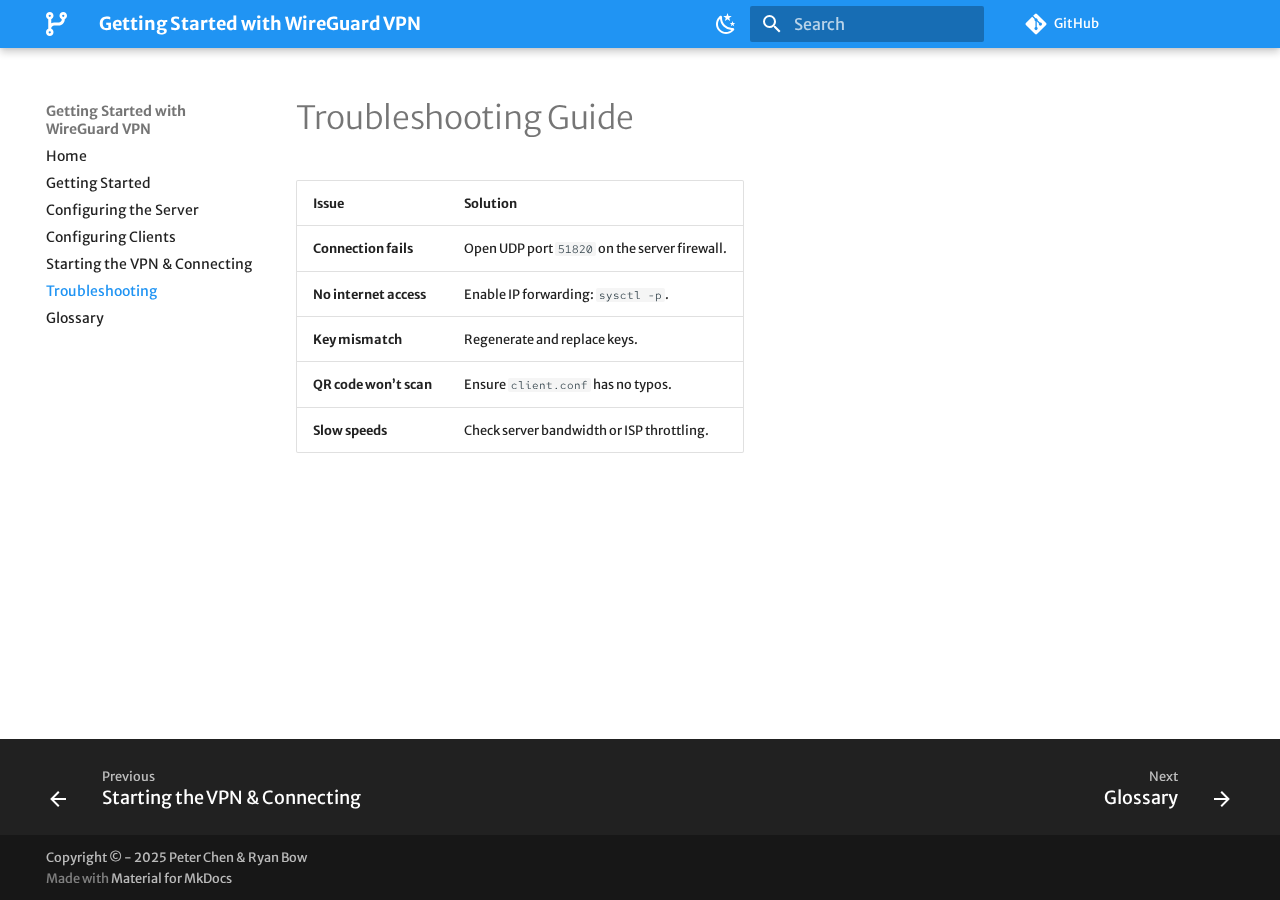
<file: troubleshooting/index.html>
<!doctype html>
<html lang="en" class="no-js">
  <head>
    
      <meta charset="utf-8">
      <meta name="viewport" content="width=device-width,initial-scale=1">
      
      
      
        <link rel="canonical" href="https://cghuisunshine.github.io/wireguard_setup/troubleshooting/">
      
      
        <link rel="prev" href="../part4/">
      
      
        <link rel="next" href="../glossary/">
      
      
      <link rel="icon" href="../assets/images/code-branch-solid.svg">
      <meta name="generator" content="mkdocs-1.6.1, mkdocs-material-9.6.11">
    
    
      
        <title>Troubleshooting - Getting Started with WireGuard VPN</title>
      
    
    
      <link rel="stylesheet" href="../assets/stylesheets/main.4af4bdda.min.css">
      
        
        <link rel="stylesheet" href="../assets/stylesheets/palette.06af60db.min.css">
      
      


    
    
      
    
    
      
        
        
        <link rel="preconnect" href="https://fonts.gstatic.com" crossorigin>
        <link rel="stylesheet" href="https://fonts.googleapis.com/css?family=Merriweather+Sans:300,300i,400,400i,700,700i%7CRed+Hat+Mono:400,400i,700,700i&display=fallback">
        <style>:root{--md-text-font:"Merriweather Sans";--md-code-font:"Red Hat Mono"}</style>
      
    
    
      <link rel="stylesheet" href="../assets/style.css">
    
    <script>__md_scope=new URL("..",location),__md_hash=e=>[...e].reduce(((e,_)=>(e<<5)-e+_.charCodeAt(0)),0),__md_get=(e,_=localStorage,t=__md_scope)=>JSON.parse(_.getItem(t.pathname+"."+e)),__md_set=(e,_,t=localStorage,a=__md_scope)=>{try{t.setItem(a.pathname+"."+e,JSON.stringify(_))}catch(e){}}</script>
    
      

    
    
    
  </head>
  
  
    
    
      
    
    
    
    
    <body dir="ltr" data-md-color-scheme="slate" data-md-color-primary="green" data-md-color-accent="deep-purple">
  
    
    <input class="md-toggle" data-md-toggle="drawer" type="checkbox" id="__drawer" autocomplete="off">
    <input class="md-toggle" data-md-toggle="search" type="checkbox" id="__search" autocomplete="off">
    <label class="md-overlay" for="__drawer"></label>
    <div data-md-component="skip">
      
        
        <a href="#troubleshooting-guide" class="md-skip">
          Skip to content
        </a>
      
    </div>
    <div data-md-component="announce">
      
    </div>
    
    
      

  

<header class="md-header md-header--shadow" data-md-component="header">
  <nav class="md-header__inner md-grid" aria-label="Header">
    <a href=".." title="Getting Started with WireGuard VPN" class="md-header__button md-logo" aria-label="Getting Started with WireGuard VPN" data-md-component="logo">
      
  
  <svg xmlns="http://www.w3.org/2000/svg" viewBox="0 0 448 512"><!--! Font Awesome Free 6.7.2 by @fontawesome - https://fontawesome.com License - https://fontawesome.com/license/free (Icons: CC BY 4.0, Fonts: SIL OFL 1.1, Code: MIT License) Copyright 2024 Fonticons, Inc.--><path d="M80 104a24 24 0 1 0 0-48 24 24 0 1 0 0 48m80-24c0 32.8-19.7 61-48 73.3v87.8c18.8-10.9 40.7-17.1 64-17.1h96c35.3 0 64-28.7 64-64v-6.7c-28.3-12.3-48-40.5-48-73.3 0-44.2 35.8-80 80-80s80 35.8 80 80c0 32.8-19.7 61-48 73.3v6.7c0 70.7-57.3 128-128 128h-96c-35.3 0-64 28.7-64 64v6.7c28.3 12.3 48 40.5 48 73.3 0 44.2-35.8 80-80 80S0 476.2 0 432c0-32.8 19.7-61 48-73.3V153.3C19.7 141 0 112.8 0 80 0 35.8 35.8 0 80 0s80 35.8 80 80m232 0a24 24 0 1 0-48 0 24 24 0 1 0 48 0M80 456a24 24 0 1 0 0-48 24 24 0 1 0 0 48"/></svg>

    </a>
    <label class="md-header__button md-icon" for="__drawer">
      
      <svg xmlns="http://www.w3.org/2000/svg" viewBox="0 0 24 24"><path d="M3 6h18v2H3zm0 5h18v2H3zm0 5h18v2H3z"/></svg>
    </label>
    <div class="md-header__title" data-md-component="header-title">
      <div class="md-header__ellipsis">
        <div class="md-header__topic">
          <span class="md-ellipsis">
            Getting Started with WireGuard VPN
          </span>
        </div>
        <div class="md-header__topic" data-md-component="header-topic">
          <span class="md-ellipsis">
            
              Troubleshooting
            
          </span>
        </div>
      </div>
    </div>
    
      
        <form class="md-header__option" data-md-component="palette">
  
    
    
    
    <input class="md-option" data-md-color-media="(prefers-color-scheme: dark)" data-md-color-scheme="slate" data-md-color-primary="green" data-md-color-accent="deep-purple"  aria-label="Dark mode"  type="radio" name="__palette" id="__palette_0">
    
      <label class="md-header__button md-icon" title="Dark mode" for="__palette_1" hidden>
        <svg xmlns="http://www.w3.org/2000/svg" viewBox="0 0 24 24"><path d="M12 7a5 5 0 0 1 5 5 5 5 0 0 1-5 5 5 5 0 0 1-5-5 5 5 0 0 1 5-5m0 2a3 3 0 0 0-3 3 3 3 0 0 0 3 3 3 3 0 0 0 3-3 3 3 0 0 0-3-3m0-7 2.39 3.42C13.65 5.15 12.84 5 12 5s-1.65.15-2.39.42zM3.34 7l4.16-.35A7.2 7.2 0 0 0 5.94 8.5c-.44.74-.69 1.5-.83 2.29zm.02 10 1.76-3.77a7.131 7.131 0 0 0 2.38 4.14zM20.65 7l-1.77 3.79a7.02 7.02 0 0 0-2.38-4.15zm-.01 10-4.14.36c.59-.51 1.12-1.14 1.54-1.86.42-.73.69-1.5.83-2.29zM12 22l-2.41-3.44c.74.27 1.55.44 2.41.44.82 0 1.63-.17 2.37-.44z"/></svg>
      </label>
    
  
    
    
    
    <input class="md-option" data-md-color-media="(prefers-color-scheme: light)" data-md-color-scheme="default" data-md-color-primary="blue" data-md-color-accent="deep-orange"  aria-label="Light mode"  type="radio" name="__palette" id="__palette_1">
    
      <label class="md-header__button md-icon" title="Light mode" for="__palette_0" hidden>
        <svg xmlns="http://www.w3.org/2000/svg" viewBox="0 0 24 24"><path d="m17.75 4.09-2.53 1.94.91 3.06-2.63-1.81-2.63 1.81.91-3.06-2.53-1.94L12.44 4l1.06-3 1.06 3zm3.5 6.91-1.64 1.25.59 1.98-1.7-1.17-1.7 1.17.59-1.98L15.75 11l2.06-.05L18.5 9l.69 1.95zm-2.28 4.95c.83-.08 1.72 1.1 1.19 1.85-.32.45-.66.87-1.08 1.27C15.17 23 8.84 23 4.94 19.07c-3.91-3.9-3.91-10.24 0-14.14.4-.4.82-.76 1.27-1.08.75-.53 1.93.36 1.85 1.19-.27 2.86.69 5.83 2.89 8.02a9.96 9.96 0 0 0 8.02 2.89m-1.64 2.02a12.08 12.08 0 0 1-7.8-3.47c-2.17-2.19-3.33-5-3.49-7.82-2.81 3.14-2.7 7.96.31 10.98 3.02 3.01 7.84 3.12 10.98.31"/></svg>
      </label>
    
  
</form>
      
    
    
      <script>var palette=__md_get("__palette");if(palette&&palette.color){if("(prefers-color-scheme)"===palette.color.media){var media=matchMedia("(prefers-color-scheme: light)"),input=document.querySelector(media.matches?"[data-md-color-media='(prefers-color-scheme: light)']":"[data-md-color-media='(prefers-color-scheme: dark)']");palette.color.media=input.getAttribute("data-md-color-media"),palette.color.scheme=input.getAttribute("data-md-color-scheme"),palette.color.primary=input.getAttribute("data-md-color-primary"),palette.color.accent=input.getAttribute("data-md-color-accent")}for(var[key,value]of Object.entries(palette.color))document.body.setAttribute("data-md-color-"+key,value)}</script>
    
    
    
      
      
        <label class="md-header__button md-icon" for="__search">
          
          <svg xmlns="http://www.w3.org/2000/svg" viewBox="0 0 24 24"><path d="M9.5 3A6.5 6.5 0 0 1 16 9.5c0 1.61-.59 3.09-1.56 4.23l.27.27h.79l5 5-1.5 1.5-5-5v-.79l-.27-.27A6.52 6.52 0 0 1 9.5 16 6.5 6.5 0 0 1 3 9.5 6.5 6.5 0 0 1 9.5 3m0 2C7 5 5 7 5 9.5S7 14 9.5 14 14 12 14 9.5 12 5 9.5 5"/></svg>
        </label>
        <div class="md-search" data-md-component="search" role="dialog">
  <label class="md-search__overlay" for="__search"></label>
  <div class="md-search__inner" role="search">
    <form class="md-search__form" name="search">
      <input type="text" class="md-search__input" name="query" aria-label="Search" placeholder="Search" autocapitalize="off" autocorrect="off" autocomplete="off" spellcheck="false" data-md-component="search-query" required>
      <label class="md-search__icon md-icon" for="__search">
        
        <svg xmlns="http://www.w3.org/2000/svg" viewBox="0 0 24 24"><path d="M9.5 3A6.5 6.5 0 0 1 16 9.5c0 1.61-.59 3.09-1.56 4.23l.27.27h.79l5 5-1.5 1.5-5-5v-.79l-.27-.27A6.52 6.52 0 0 1 9.5 16 6.5 6.5 0 0 1 3 9.5 6.5 6.5 0 0 1 9.5 3m0 2C7 5 5 7 5 9.5S7 14 9.5 14 14 12 14 9.5 12 5 9.5 5"/></svg>
        
        <svg xmlns="http://www.w3.org/2000/svg" viewBox="0 0 24 24"><path d="M20 11v2H8l5.5 5.5-1.42 1.42L4.16 12l7.92-7.92L13.5 5.5 8 11z"/></svg>
      </label>
      <nav class="md-search__options" aria-label="Search">
        
        <button type="reset" class="md-search__icon md-icon" title="Clear" aria-label="Clear" tabindex="-1">
          
          <svg xmlns="http://www.w3.org/2000/svg" viewBox="0 0 24 24"><path d="M19 6.41 17.59 5 12 10.59 6.41 5 5 6.41 10.59 12 5 17.59 6.41 19 12 13.41 17.59 19 19 17.59 13.41 12z"/></svg>
        </button>
      </nav>
      
    </form>
    <div class="md-search__output">
      <div class="md-search__scrollwrap" tabindex="0" data-md-scrollfix>
        <div class="md-search-result" data-md-component="search-result">
          <div class="md-search-result__meta">
            Initializing search
          </div>
          <ol class="md-search-result__list" role="presentation"></ol>
        </div>
      </div>
    </div>
  </div>
</div>
      
    
    
      <div class="md-header__source">
        <a href="https://github.com/cghuisunshine/wireguard_setup.git" title="Go to repository" class="md-source" data-md-component="source">
  <div class="md-source__icon md-icon">
    
    <svg xmlns="http://www.w3.org/2000/svg" viewBox="0 0 448 512"><!--! Font Awesome Free 6.7.2 by @fontawesome - https://fontawesome.com License - https://fontawesome.com/license/free (Icons: CC BY 4.0, Fonts: SIL OFL 1.1, Code: MIT License) Copyright 2024 Fonticons, Inc.--><path d="M439.55 236.05 244 40.45a28.87 28.87 0 0 0-40.81 0l-40.66 40.63 51.52 51.52c27.06-9.14 52.68 16.77 43.39 43.68l49.66 49.66c34.23-11.8 61.18 31 35.47 56.69-26.49 26.49-70.21-2.87-56-37.34L240.22 199v121.85c25.3 12.54 22.26 41.85 9.08 55a34.34 34.34 0 0 1-48.55 0c-17.57-17.6-11.07-46.91 11.25-56v-123c-20.8-8.51-24.6-30.74-18.64-45L142.57 101 8.45 235.14a28.86 28.86 0 0 0 0 40.81l195.61 195.6a28.86 28.86 0 0 0 40.8 0l194.69-194.69a28.86 28.86 0 0 0 0-40.81"/></svg>
  </div>
  <div class="md-source__repository">
    GitHub
  </div>
</a>
      </div>
    
  </nav>
  
</header>
    
    <div class="md-container" data-md-component="container">
      
      
        
          
        
      
      <main class="md-main" data-md-component="main">
        <div class="md-main__inner md-grid">
          
            
              
              <div class="md-sidebar md-sidebar--primary" data-md-component="sidebar" data-md-type="navigation" >
                <div class="md-sidebar__scrollwrap">
                  <div class="md-sidebar__inner">
                    



<nav class="md-nav md-nav--primary" aria-label="Navigation" data-md-level="0">
  <label class="md-nav__title" for="__drawer">
    <a href=".." title="Getting Started with WireGuard VPN" class="md-nav__button md-logo" aria-label="Getting Started with WireGuard VPN" data-md-component="logo">
      
  
  <svg xmlns="http://www.w3.org/2000/svg" viewBox="0 0 448 512"><!--! Font Awesome Free 6.7.2 by @fontawesome - https://fontawesome.com License - https://fontawesome.com/license/free (Icons: CC BY 4.0, Fonts: SIL OFL 1.1, Code: MIT License) Copyright 2024 Fonticons, Inc.--><path d="M80 104a24 24 0 1 0 0-48 24 24 0 1 0 0 48m80-24c0 32.8-19.7 61-48 73.3v87.8c18.8-10.9 40.7-17.1 64-17.1h96c35.3 0 64-28.7 64-64v-6.7c-28.3-12.3-48-40.5-48-73.3 0-44.2 35.8-80 80-80s80 35.8 80 80c0 32.8-19.7 61-48 73.3v6.7c0 70.7-57.3 128-128 128h-96c-35.3 0-64 28.7-64 64v6.7c28.3 12.3 48 40.5 48 73.3 0 44.2-35.8 80-80 80S0 476.2 0 432c0-32.8 19.7-61 48-73.3V153.3C19.7 141 0 112.8 0 80 0 35.8 35.8 0 80 0s80 35.8 80 80m232 0a24 24 0 1 0-48 0 24 24 0 1 0 48 0M80 456a24 24 0 1 0 0-48 24 24 0 1 0 0 48"/></svg>

    </a>
    Getting Started with WireGuard VPN
  </label>
  
    <div class="md-nav__source">
      <a href="https://github.com/cghuisunshine/wireguard_setup.git" title="Go to repository" class="md-source" data-md-component="source">
  <div class="md-source__icon md-icon">
    
    <svg xmlns="http://www.w3.org/2000/svg" viewBox="0 0 448 512"><!--! Font Awesome Free 6.7.2 by @fontawesome - https://fontawesome.com License - https://fontawesome.com/license/free (Icons: CC BY 4.0, Fonts: SIL OFL 1.1, Code: MIT License) Copyright 2024 Fonticons, Inc.--><path d="M439.55 236.05 244 40.45a28.87 28.87 0 0 0-40.81 0l-40.66 40.63 51.52 51.52c27.06-9.14 52.68 16.77 43.39 43.68l49.66 49.66c34.23-11.8 61.18 31 35.47 56.69-26.49 26.49-70.21-2.87-56-37.34L240.22 199v121.85c25.3 12.54 22.26 41.85 9.08 55a34.34 34.34 0 0 1-48.55 0c-17.57-17.6-11.07-46.91 11.25-56v-123c-20.8-8.51-24.6-30.74-18.64-45L142.57 101 8.45 235.14a28.86 28.86 0 0 0 0 40.81l195.61 195.6a28.86 28.86 0 0 0 40.8 0l194.69-194.69a28.86 28.86 0 0 0 0-40.81"/></svg>
  </div>
  <div class="md-source__repository">
    GitHub
  </div>
</a>
    </div>
  
  <ul class="md-nav__list" data-md-scrollfix>
    
      
      
  
  
  
  
    <li class="md-nav__item">
      <a href=".." class="md-nav__link">
        
  
  
  <span class="md-ellipsis">
    Home
    
  </span>
  

      </a>
    </li>
  

    
      
      
  
  
  
  
    <li class="md-nav__item">
      <a href="../part1/" class="md-nav__link">
        
  
  
  <span class="md-ellipsis">
    Getting Started
    
  </span>
  

      </a>
    </li>
  

    
      
      
  
  
  
  
    <li class="md-nav__item">
      <a href="../part2/" class="md-nav__link">
        
  
  
  <span class="md-ellipsis">
    Configuring the Server
    
  </span>
  

      </a>
    </li>
  

    
      
      
  
  
  
  
    <li class="md-nav__item">
      <a href="../part3/" class="md-nav__link">
        
  
  
  <span class="md-ellipsis">
    Configuring Clients
    
  </span>
  

      </a>
    </li>
  

    
      
      
  
  
  
  
    <li class="md-nav__item">
      <a href="../part4/" class="md-nav__link">
        
  
  
  <span class="md-ellipsis">
    Starting the VPN & Connecting
    
  </span>
  

      </a>
    </li>
  

    
      
      
  
  
    
  
  
  
    <li class="md-nav__item md-nav__item--active">
      
      <input class="md-nav__toggle md-toggle" type="checkbox" id="__toc">
      
      
        
      
      
      <a href="./" class="md-nav__link md-nav__link--active">
        
  
  
  <span class="md-ellipsis">
    Troubleshooting
    
  </span>
  

      </a>
      
    </li>
  

    
      
      
  
  
  
  
    <li class="md-nav__item">
      <a href="../glossary/" class="md-nav__link">
        
  
  
  <span class="md-ellipsis">
    Glossary
    
  </span>
  

      </a>
    </li>
  

    
  </ul>
</nav>
                  </div>
                </div>
              </div>
            
            
              
              <div class="md-sidebar md-sidebar--secondary" data-md-component="sidebar" data-md-type="toc" >
                <div class="md-sidebar__scrollwrap">
                  <div class="md-sidebar__inner">
                    

<nav class="md-nav md-nav--secondary" aria-label="Table of contents">
  
  
  
    
  
  
</nav>
                  </div>
                </div>
              </div>
            
          
          
            <div class="md-content" data-md-component="content">
              <article class="md-content__inner md-typeset">
                
                  


  
  


<h1 id="troubleshooting-guide">Troubleshooting Guide</h1>
<table>
<thead>
<tr>
<th>Issue</th>
<th>Solution</th>
</tr>
</thead>
<tbody>
<tr>
<td><strong>Connection fails</strong></td>
<td>Open UDP port <code>51820</code> on the server firewall.</td>
</tr>
<tr>
<td><strong>No internet access</strong></td>
<td>Enable IP forwarding: <code>sysctl -p</code>.</td>
</tr>
<tr>
<td><strong>Key mismatch</strong></td>
<td>Regenerate and replace keys.</td>
</tr>
<tr>
<td><strong>QR code won’t scan</strong></td>
<td>Ensure <code>client.conf</code> has no typos.</td>
</tr>
<tr>
<td><strong>Slow speeds</strong></td>
<td>Check server bandwidth or ISP throttling.</td>
</tr>
</tbody>
</table>












                
              </article>
            </div>
          
          
<script>var target=document.getElementById(location.hash.slice(1));target&&target.name&&(target.checked=target.name.startsWith("__tabbed_"))</script>
        </div>
        
      </main>
      
        <footer class="md-footer">
  
    
      
      <nav class="md-footer__inner md-grid" aria-label="Footer" >
        
          
          <a href="../part4/" class="md-footer__link md-footer__link--prev" aria-label="Previous: Starting the VPN &amp; Connecting">
            <div class="md-footer__button md-icon">
              
              <svg xmlns="http://www.w3.org/2000/svg" viewBox="0 0 24 24"><path d="M20 11v2H8l5.5 5.5-1.42 1.42L4.16 12l7.92-7.92L13.5 5.5 8 11z"/></svg>
            </div>
            <div class="md-footer__title">
              <span class="md-footer__direction">
                Previous
              </span>
              <div class="md-ellipsis">
                Starting the VPN & Connecting
              </div>
            </div>
          </a>
        
        
          
          <a href="../glossary/" class="md-footer__link md-footer__link--next" aria-label="Next: Glossary">
            <div class="md-footer__title">
              <span class="md-footer__direction">
                Next
              </span>
              <div class="md-ellipsis">
                Glossary
              </div>
            </div>
            <div class="md-footer__button md-icon">
              
              <svg xmlns="http://www.w3.org/2000/svg" viewBox="0 0 24 24"><path d="M4 11v2h12l-5.5 5.5 1.42 1.42L19.84 12l-7.92-7.92L10.5 5.5 16 11z"/></svg>
            </div>
          </a>
        
      </nav>
    
  
  <div class="md-footer-meta md-typeset">
    <div class="md-footer-meta__inner md-grid">
      <div class="md-copyright">
  
    <div class="md-copyright__highlight">
      Copyright &copy; - 2025 Peter Chen & Ryan Bow
    </div>
  
  
    Made with
    <a href="https://squidfunk.github.io/mkdocs-material/" target="_blank" rel="noopener">
      Material for MkDocs
    </a>
  
</div>
      
    </div>
  </div>
</footer>
      
    </div>
    <div class="md-dialog" data-md-component="dialog">
      <div class="md-dialog__inner md-typeset"></div>
    </div>
    
    
    
      
      <script id="__config" type="application/json">{"base": "..", "features": ["navigation.footer", "content.code.copy"], "search": "../assets/javascripts/workers/search.f8cc74c7.min.js", "tags": null, "translations": {"clipboard.copied": "Copied to clipboard", "clipboard.copy": "Copy to clipboard", "search.result.more.one": "1 more on this page", "search.result.more.other": "# more on this page", "search.result.none": "No matching documents", "search.result.one": "1 matching document", "search.result.other": "# matching documents", "search.result.placeholder": "Type to start searching", "search.result.term.missing": "Missing", "select.version": "Select version"}, "version": null}</script>
    
    
      <script src="../assets/javascripts/bundle.c8b220af.min.js"></script>
      
    
  </body>
</html>
</file>
<file: assets/style.css>
/* Light Mode */
[data-md-color-scheme="default"] h2 {
    color: #2196F3;
}

/* Dark Mode */
[data-md-color-scheme="slate"] h2 {
    color: #4CAF50;
}
</file>
<file: assets/stylesheets/main.4af4bdda.min.css>
@charset "UTF-8";html{-webkit-text-size-adjust:none;-moz-text-size-adjust:none;text-size-adjust:none;box-sizing:border-box}*,:after,:before{box-sizing:inherit}@media (prefers-reduced-motion){*,:after,:before{transition:none!important}}body{margin:0}a,button,input,label{-webkit-tap-highlight-color:transparent}a{color:inherit;text-decoration:none}hr{border:0;box-sizing:initial;display:block;height:.05rem;overflow:visible;padding:0}small{font-size:80%}sub,sup{line-height:1em}img{border-style:none}table{border-collapse:initial;border-spacing:0}td,th{font-weight:400;vertical-align:top}button{background:#0000;border:0;font-family:inherit;font-size:inherit;margin:0;padding:0}input{border:0;outline:none}:root{--md-primary-fg-color:#4051b5;--md-primary-fg-color--light:#5d6cc0;--md-primary-fg-color--dark:#303fa1;--md-primary-bg-color:#fff;--md-primary-bg-color--light:#ffffffb3;--md-accent-fg-color:#526cfe;--md-accent-fg-color--transparent:#526cfe1a;--md-accent-bg-color:#fff;--md-accent-bg-color--light:#ffffffb3}[data-md-color-scheme=default]{color-scheme:light}[data-md-color-scheme=default] img[src$="#gh-dark-mode-only"],[data-md-color-scheme=default] img[src$="#only-dark"]{display:none}:root,[data-md-color-scheme=default]{--md-hue:225deg;--md-default-fg-color:#000000de;--md-default-fg-color--light:#0000008a;--md-default-fg-color--lighter:#00000052;--md-default-fg-color--lightest:#00000012;--md-default-bg-color:#fff;--md-default-bg-color--light:#ffffffb3;--md-default-bg-color--lighter:#ffffff4d;--md-default-bg-color--lightest:#ffffff1f;--md-code-fg-color:#36464e;--md-code-bg-color:#f5f5f5;--md-code-hl-color:#4287ff;--md-code-hl-color--light:#4287ff1a;--md-code-hl-number-color:#d52a2a;--md-code-hl-special-color:#db1457;--md-code-hl-function-color:#a846b9;--md-code-hl-constant-color:#6e59d9;--md-code-hl-keyword-color:#3f6ec6;--md-code-hl-string-color:#1c7d4d;--md-code-hl-name-color:var(--md-code-fg-color);--md-code-hl-operator-color:var(--md-default-fg-color--light);--md-code-hl-punctuation-color:var(--md-default-fg-color--light);--md-code-hl-comment-color:var(--md-default-fg-color--light);--md-code-hl-generic-color:var(--md-default-fg-color--light);--md-code-hl-variable-color:var(--md-default-fg-color--light);--md-typeset-color:var(--md-default-fg-color);--md-typeset-a-color:var(--md-primary-fg-color);--md-typeset-del-color:#f5503d26;--md-typeset-ins-color:#0bd57026;--md-typeset-kbd-color:#fafafa;--md-typeset-kbd-accent-color:#fff;--md-typeset-kbd-border-color:#b8b8b8;--md-typeset-mark-color:#ffff0080;--md-typeset-table-color:#0000001f;--md-typeset-table-color--light:rgba(0,0,0,.035);--md-admonition-fg-color:var(--md-default-fg-color);--md-admonition-bg-color:var(--md-default-bg-color);--md-warning-fg-color:#000000de;--md-warning-bg-color:#ff9;--md-footer-fg-color:#fff;--md-footer-fg-color--light:#ffffffb3;--md-footer-fg-color--lighter:#ffffff73;--md-footer-bg-color:#000000de;--md-footer-bg-color--dark:#00000052;--md-shadow-z1:0 0.2rem 0.5rem #0000000d,0 0 0.05rem #0000001a;--md-shadow-z2:0 0.2rem 0.5rem #0000001a,0 0 0.05rem #00000040;--md-shadow-z3:0 0.2rem 0.5rem #0003,0 0 0.05rem #00000059}.md-icon svg{fill:currentcolor;display:block;height:1.2rem;width:1.2rem}body{-webkit-font-smoothing:antialiased;-moz-osx-font-smoothing:grayscale;--md-text-font-family:var(--md-text-font,_),-apple-system,BlinkMacSystemFont,Helvetica,Arial,sans-serif;--md-code-font-family:var(--md-code-font,_),SFMono-Regular,Consolas,Menlo,monospace}aside,body,input{font-feature-settings:"kern","liga";color:var(--md-typeset-color);font-family:var(--md-text-font-family)}code,kbd,pre{font-feature-settings:"kern";font-family:var(--md-code-font-family)}:root{--md-typeset-table-sort-icon:url('data:image/svg+xml;charset=utf-8,<svg xmlns="http://www.w3.org/2000/svg" viewBox="0 0 24 24"><path d="m18 21-4-4h3V7h-3l4-4 4 4h-3v10h3M2 19v-2h10v2M2 13v-2h7v2M2 7V5h4v2z"/></svg>');--md-typeset-table-sort-icon--asc:url('data:image/svg+xml;charset=utf-8,<svg xmlns="http://www.w3.org/2000/svg" viewBox="0 0 24 24"><path d="M19 17h3l-4 4-4-4h3V3h2M2 17h10v2H2M6 5v2H2V5m0 6h7v2H2z"/></svg>');--md-typeset-table-sort-icon--desc:url('data:image/svg+xml;charset=utf-8,<svg xmlns="http://www.w3.org/2000/svg" viewBox="0 0 24 24"><path d="M19 7h3l-4-4-4 4h3v14h2M2 17h10v2H2M6 5v2H2V5m0 6h7v2H2z"/></svg>')}.md-typeset{-webkit-print-color-adjust:exact;color-adjust:exact;font-size:.8rem;line-height:1.6;overflow-wrap:break-word}@media print{.md-typeset{font-size:.68rem}}.md-typeset blockquote,.md-typeset dl,.md-typeset figure,.md-typeset ol,.md-typeset pre,.md-typeset ul{margin-bottom:1em;margin-top:1em}.md-typeset h1{color:var(--md-default-fg-color--light);font-size:2em;line-height:1.3;margin:0 0 1.25em}.md-typeset h1,.md-typeset h2{font-weight:300;letter-spacing:-.01em}.md-typeset h2{font-size:1.5625em;line-height:1.4;margin:1.6em 0 .64em}.md-typeset h3{font-size:1.25em;font-weight:400;letter-spacing:-.01em;line-height:1.5;margin:1.6em 0 .8em}.md-typeset h2+h3{margin-top:.8em}.md-typeset h4{font-weight:700;letter-spacing:-.01em;margin:1em 0}.md-typeset h5,.md-typeset h6{color:var(--md-default-fg-color--light);font-size:.8em;font-weight:700;letter-spacing:-.01em;margin:1.25em 0}.md-typeset h5{text-transform:uppercase}.md-typeset h5 code{text-transform:none}.md-typeset hr{border-bottom:.05rem solid var(--md-default-fg-color--lightest);display:flow-root;margin:1.5em 0}.md-typeset a{color:var(--md-typeset-a-color);word-break:break-word}.md-typeset a,.md-typeset a:before{transition:color 125ms}.md-typeset a:focus,.md-typeset a:hover{color:var(--md-accent-fg-color)}.md-typeset a:focus code,.md-typeset a:hover code{background-color:var(--md-accent-fg-color--transparent)}.md-typeset a code{color:currentcolor;transition:background-color 125ms}.md-typeset a.focus-visible{outline-color:var(--md-accent-fg-color);outline-offset:.2rem}.md-typeset code,.md-typeset kbd,.md-typeset pre{color:var(--md-code-fg-color);direction:ltr;font-variant-ligatures:none}@media print{.md-typeset code,.md-typeset kbd,.md-typeset pre{white-space:pre-wrap}}.md-typeset code{background-color:var(--md-code-bg-color);border-radius:.1rem;-webkit-box-decoration-break:clone;box-decoration-break:clone;font-size:.85em;padding:0 .2941176471em;word-break:break-word}.md-typeset code:not(.focus-visible){-webkit-tap-highlight-color:transparent;outline:none}.md-typeset pre{display:flow-root;line-height:1.4;position:relative}.md-typeset pre>code{-webkit-box-decoration-break:slice;box-decoration-break:slice;box-shadow:none;display:block;margin:0;outline-color:var(--md-accent-fg-color);overflow:auto;padding:.7720588235em 1.1764705882em;scrollbar-color:var(--md-default-fg-color--lighter) #0000;scrollbar-width:thin;touch-action:auto;word-break:normal}.md-typeset pre>code:hover{scrollbar-color:var(--md-accent-fg-color) #0000}.md-typeset pre>code::-webkit-scrollbar{height:.2rem;width:.2rem}.md-typeset pre>code::-webkit-scrollbar-thumb{background-color:var(--md-default-fg-color--lighter)}.md-typeset pre>code::-webkit-scrollbar-thumb:hover{background-color:var(--md-accent-fg-color)}.md-typeset kbd{background-color:var(--md-typeset-kbd-color);border-radius:.1rem;box-shadow:0 .1rem 0 .05rem var(--md-typeset-kbd-border-color),0 .1rem 0 var(--md-typeset-kbd-border-color),0 -.1rem .2rem var(--md-typeset-kbd-accent-color) inset;color:var(--md-default-fg-color);display:inline-block;font-size:.75em;padding:0 .6666666667em;vertical-align:text-top;word-break:break-word}.md-typeset mark{background-color:var(--md-typeset-mark-color);-webkit-box-decoration-break:clone;box-decoration-break:clone;color:inherit;word-break:break-word}.md-typeset abbr{border-bottom:.05rem dotted var(--md-default-fg-color--light);cursor:help;text-decoration:none}.md-typeset small{opacity:.75}[dir=ltr] .md-typeset sub,[dir=ltr] .md-typeset sup{margin-left:.078125em}[dir=rtl] .md-typeset sub,[dir=rtl] .md-typeset sup{margin-right:.078125em}[dir=ltr] .md-typeset blockquote{padding-left:.6rem}[dir=rtl] .md-typeset blockquote{padding-right:.6rem}[dir=ltr] .md-typeset blockquote{border-left:.2rem solid var(--md-default-fg-color--lighter)}[dir=rtl] .md-typeset blockquote{border-right:.2rem solid var(--md-default-fg-color--lighter)}.md-typeset blockquote{color:var(--md-default-fg-color--light);margin-left:0;margin-right:0}.md-typeset ul{list-style-type:disc}.md-typeset ul[type]{list-style-type:revert-layer}[dir=ltr] .md-typeset ol,[dir=ltr] .md-typeset ul{margin-left:.625em}[dir=rtl] .md-typeset ol,[dir=rtl] .md-typeset ul{margin-right:.625em}.md-typeset ol,.md-typeset ul{padding:0}.md-typeset ol:not([hidden]),.md-typeset ul:not([hidden]){display:flow-root}.md-typeset ol ol,.md-typeset ul ol{list-style-type:lower-alpha}.md-typeset ol ol ol,.md-typeset ul ol ol{list-style-type:lower-roman}.md-typeset ol ol ol ol,.md-typeset ul ol ol ol{list-style-type:upper-alpha}.md-typeset ol ol ol ol ol,.md-typeset ul ol ol ol ol{list-style-type:upper-roman}.md-typeset ol[type],.md-typeset ul[type]{list-style-type:revert-layer}[dir=ltr] .md-typeset ol li,[dir=ltr] .md-typeset ul li{margin-left:1.25em}[dir=rtl] .md-typeset ol li,[dir=rtl] .md-typeset ul li{margin-right:1.25em}.md-typeset ol li,.md-typeset ul li{margin-bottom:.5em}.md-typeset ol li blockquote,.md-typeset ol li p,.md-typeset ul li blockquote,.md-typeset ul li p{margin:.5em 0}.md-typeset ol li:last-child,.md-typeset ul li:last-child{margin-bottom:0}[dir=ltr] .md-typeset ol li ol,[dir=ltr] .md-typeset ol li ul,[dir=ltr] .md-typeset ul li ol,[dir=ltr] .md-typeset ul li ul{margin-left:.625em}[dir=rtl] .md-typeset ol li ol,[dir=rtl] .md-typeset ol li ul,[dir=rtl] .md-typeset ul li ol,[dir=rtl] .md-typeset ul li ul{margin-right:.625em}.md-typeset ol li ol,.md-typeset ol li ul,.md-typeset ul li ol,.md-typeset ul li ul{margin-bottom:.5em;margin-top:.5em}[dir=ltr] .md-typeset dd{margin-left:1.875em}[dir=rtl] .md-typeset dd{margin-right:1.875em}.md-typeset dd{margin-bottom:1.5em;margin-top:1em}.md-typeset img,.md-typeset svg,.md-typeset video{height:auto;max-width:100%}.md-typeset img[align=left]{margin:1em 1em 1em 0}.md-typeset img[align=right]{margin:1em 0 1em 1em}.md-typeset img[align]:only-child{margin-top:0}.md-typeset figure{display:flow-root;margin:1em auto;max-width:100%;text-align:center;width:-moz-fit-content;width:fit-content}.md-typeset figure img{display:block;margin:0 auto}.md-typeset figcaption{font-style:italic;margin:1em auto;max-width:24rem}.md-typeset iframe{max-width:100%}.md-typeset table:not([class]){background-color:var(--md-default-bg-color);border:.05rem solid var(--md-typeset-table-color);border-radius:.1rem;display:inline-block;font-size:.64rem;max-width:100%;overflow:auto;touch-action:auto}@media print{.md-typeset table:not([class]){display:table}}.md-typeset table:not([class])+*{margin-top:1.5em}.md-typeset table:not([class]) td>:first-child,.md-typeset table:not([class]) th>:first-child{margin-top:0}.md-typeset table:not([class]) td>:last-child,.md-typeset table:not([class]) th>:last-child{margin-bottom:0}.md-typeset table:not([class]) td:not([align]),.md-typeset table:not([class]) th:not([align]){text-align:left}[dir=rtl] .md-typeset table:not([class]) td:not([align]),[dir=rtl] .md-typeset table:not([class]) th:not([align]){text-align:right}.md-typeset table:not([class]) th{font-weight:700;min-width:5rem;padding:.9375em 1.25em;vertical-align:top}.md-typeset table:not([class]) td{border-top:.05rem solid var(--md-typeset-table-color);padding:.9375em 1.25em;vertical-align:top}.md-typeset table:not([class]) tbody tr{transition:background-color 125ms}.md-typeset table:not([class]) tbody tr:hover{background-color:var(--md-typeset-table-color--light);box-shadow:0 .05rem 0 var(--md-default-bg-color) inset}.md-typeset table:not([class]) a{word-break:normal}.md-typeset table th[role=columnheader]{cursor:pointer}[dir=ltr] .md-typeset table th[role=columnheader]:after{margin-left:.5em}[dir=rtl] .md-typeset table th[role=columnheader]:after{margin-right:.5em}.md-typeset table th[role=columnheader]:after{content:"";display:inline-block;height:1.2em;-webkit-mask-image:var(--md-typeset-table-sort-icon);mask-image:var(--md-typeset-table-sort-icon);-webkit-mask-repeat:no-repeat;mask-repeat:no-repeat;-webkit-mask-size:contain;mask-size:contain;transition:background-color 125ms;vertical-align:text-bottom;width:1.2em}.md-typeset table th[role=columnheader]:hover:after{background-color:var(--md-default-fg-color--lighter)}.md-typeset table th[role=columnheader][aria-sort=ascending]:after{background-color:var(--md-default-fg-color--light);-webkit-mask-image:var(--md-typeset-table-sort-icon--asc);mask-image:var(--md-typeset-table-sort-icon--asc)}.md-typeset table th[role=columnheader][aria-sort=descending]:after{background-color:var(--md-default-fg-color--light);-webkit-mask-image:var(--md-typeset-table-sort-icon--desc);mask-image:var(--md-typeset-table-sort-icon--desc)}.md-typeset__scrollwrap{margin:1em -.8rem;overflow-x:auto;touch-action:auto}.md-typeset__table{display:inline-block;margin-bottom:.5em;padding:0 .8rem}@media print{.md-typeset__table{display:block}}html .md-typeset__table table{display:table;margin:0;overflow:hidden;width:100%}@media screen and (max-width:44.984375em){.md-content__inner>pre{margin:1em -.8rem}.md-content__inner>pre code{border-radius:0}}.md-typeset .md-author{border-radius:100%;display:block;flex-shrink:0;height:1.6rem;overflow:hidden;position:relative;transition:color 125ms,transform 125ms;width:1.6rem}.md-typeset .md-author img{display:block}.md-typeset .md-author--more{background:var(--md-default-fg-color--lightest);color:var(--md-default-fg-color--lighter);font-size:.6rem;font-weight:700;line-height:1.6rem;text-align:center}.md-typeset .md-author--long{height:2.4rem;width:2.4rem}.md-typeset a.md-author{transform:scale(1)}.md-typeset a.md-author img{border-radius:100%;filter:grayscale(100%) opacity(75%);transition:filter 125ms}.md-typeset a.md-author:focus,.md-typeset a.md-author:hover{transform:scale(1.1);z-index:1}.md-typeset a.md-author:focus img,.md-typeset a.md-author:hover img{filter:grayscale(0)}.md-banner{background-color:var(--md-footer-bg-color);color:var(--md-footer-fg-color);overflow:auto}@media print{.md-banner{display:none}}.md-banner--warning{background-color:var(--md-warning-bg-color);color:var(--md-warning-fg-color)}.md-banner__inner{font-size:.7rem;margin:.6rem auto;padding:0 .8rem}[dir=ltr] .md-banner__button{float:right}[dir=rtl] .md-banner__button{float:left}.md-banner__button{color:inherit;cursor:pointer;transition:opacity .25s}.no-js .md-banner__button{display:none}.md-banner__button:hover{opacity:.7}html{font-size:125%;height:100%;overflow-x:hidden}@media screen and (min-width:100em){html{font-size:137.5%}}@media screen and (min-width:125em){html{font-size:150%}}body{background-color:var(--md-default-bg-color);display:flex;flex-direction:column;font-size:.5rem;min-height:100%;position:relative;width:100%}@media print{body{display:block}}@media screen and (max-width:59.984375em){body[data-md-scrolllock]{position:fixed}}.md-grid{margin-left:auto;margin-right:auto;max-width:61rem}.md-container{display:flex;flex-direction:column;flex-grow:1}@media print{.md-container{display:block}}.md-main{flex-grow:1}.md-main__inner{display:flex;height:100%;margin-top:1.5rem}.md-ellipsis{overflow:hidden;text-overflow:ellipsis}.md-toggle{display:none}.md-option{height:0;opacity:0;position:absolute;width:0}.md-option:checked+label:not([hidden]){display:block}.md-option.focus-visible+label{outline-color:var(--md-accent-fg-color);outline-style:auto}.md-skip{background-color:var(--md-default-fg-color);border-radius:.1rem;color:var(--md-default-bg-color);font-size:.64rem;margin:.5rem;opacity:0;outline-color:var(--md-accent-fg-color);padding:.3rem .5rem;position:fixed;transform:translateY(.4rem);z-index:-1}.md-skip:focus{opacity:1;transform:translateY(0);transition:transform .25s cubic-bezier(.4,0,.2,1),opacity 175ms 75ms;z-index:10}@page{margin:25mm}:root{--md-clipboard-icon:url('data:image/svg+xml;charset=utf-8,<svg xmlns="http://www.w3.org/2000/svg" viewBox="0 0 24 24"><path d="M19 21H8V7h11m0-2H8a2 2 0 0 0-2 2v14a2 2 0 0 0 2 2h11a2 2 0 0 0 2-2V7a2 2 0 0 0-2-2m-3-4H4a2 2 0 0 0-2 2v14h2V3h12z"/></svg>')}.md-clipboard{border-radius:.1rem;color:var(--md-default-fg-color--lightest);cursor:pointer;height:1.5em;outline-color:var(--md-accent-fg-color);outline-offset:.1rem;position:absolute;right:.5em;top:.5em;transition:color .25s;width:1.5em;z-index:1}@media print{.md-clipboard{display:none}}.md-clipboard:not(.focus-visible){-webkit-tap-highlight-color:transparent;outline:none}:hover>.md-clipboard{color:var(--md-default-fg-color--light)}.md-clipboard:focus,.md-clipboard:hover{color:var(--md-accent-fg-color)}.md-clipboard:after{background-color:currentcolor;content:"";display:block;height:1.125em;margin:0 auto;-webkit-mask-image:var(--md-clipboard-icon);mask-image:var(--md-clipboard-icon);-webkit-mask-position:center;mask-position:center;-webkit-mask-repeat:no-repeat;mask-repeat:no-repeat;-webkit-mask-size:contain;mask-size:contain;width:1.125em}.md-clipboard--inline{cursor:pointer}.md-clipboard--inline code{transition:color .25s,background-color .25s}.md-clipboard--inline:focus code,.md-clipboard--inline:hover code{background-color:var(--md-accent-fg-color--transparent);color:var(--md-accent-fg-color)}.md-typeset .md-code__content{display:grid}@keyframes consent{0%{opacity:0;transform:translateY(100%)}to{opacity:1;transform:translateY(0)}}@keyframes overlay{0%{opacity:0}to{opacity:1}}.md-consent__overlay{animation:overlay .25s both;-webkit-backdrop-filter:blur(.1rem);backdrop-filter:blur(.1rem);background-color:#0000008a;height:100%;opacity:1;position:fixed;top:0;width:100%;z-index:5}.md-consent__inner{animation:consent .5s cubic-bezier(.1,.7,.1,1) both;background-color:var(--md-default-bg-color);border:0;border-radius:.1rem;bottom:0;box-shadow:0 0 .2rem #0000001a,0 .2rem .4rem #0003;max-height:100%;overflow:auto;padding:0;position:fixed;width:100%;z-index:5}.md-consent__form{padding:.8rem}.md-consent__settings{display:none;margin:1em 0}input:checked+.md-consent__settings{display:block}.md-consent__controls{margin-bottom:.8rem}.md-typeset .md-consent__controls .md-button{display:inline}@media screen and (max-width:44.984375em){.md-typeset .md-consent__controls .md-button{display:block;margin-top:.4rem;text-align:center;width:100%}}.md-consent label{cursor:pointer}.md-content{flex-grow:1;min-width:0}.md-content__inner{margin:0 .8rem 1.2rem;padding-top:.6rem}@media screen and (min-width:76.25em){[dir=ltr] .md-sidebar--primary:not([hidden])~.md-content>.md-content__inner{margin-left:1.2rem}[dir=ltr] .md-sidebar--secondary:not([hidden])~.md-content>.md-content__inner,[dir=rtl] .md-sidebar--primary:not([hidden])~.md-content>.md-content__inner{margin-right:1.2rem}[dir=rtl] .md-sidebar--secondary:not([hidden])~.md-content>.md-content__inner{margin-left:1.2rem}}.md-content__inner:before{content:"";display:block;height:.4rem}.md-content__inner>:last-child{margin-bottom:0}[dir=ltr] .md-content__button{float:right}[dir=rtl] .md-content__button{float:left}[dir=ltr] .md-content__button{margin-left:.4rem}[dir=rtl] .md-content__button{margin-right:.4rem}.md-content__button{margin:.4rem 0;padding:0}@media print{.md-content__button{display:none}}.md-typeset .md-content__button{color:var(--md-default-fg-color--lighter)}.md-content__button svg{display:inline;vertical-align:top}[dir=rtl] .md-content__button svg{transform:scaleX(-1)}[dir=ltr] .md-dialog{right:.8rem}[dir=rtl] .md-dialog{left:.8rem}.md-dialog{background-color:var(--md-default-fg-color);border-radius:.1rem;bottom:.8rem;box-shadow:var(--md-shadow-z3);min-width:11.1rem;opacity:0;padding:.4rem .6rem;pointer-events:none;position:fixed;transform:translateY(100%);transition:transform 0ms .4s,opacity .4s;z-index:4}@media print{.md-dialog{display:none}}.md-dialog--active{opacity:1;pointer-events:auto;transform:translateY(0);transition:transform .4s cubic-bezier(.075,.85,.175,1),opacity .4s}.md-dialog__inner{color:var(--md-default-bg-color);font-size:.7rem}.md-feedback{margin:2em 0 1em;text-align:center}.md-feedback fieldset{border:none;margin:0;padding:0}.md-feedback__title{font-weight:700;margin:1em auto}.md-feedback__inner{position:relative}.md-feedback__list{display:flex;flex-wrap:wrap;place-content:baseline center;position:relative}.md-feedback__list:hover .md-icon:not(:disabled){color:var(--md-default-fg-color--lighter)}:disabled .md-feedback__list{min-height:1.8rem}.md-feedback__icon{color:var(--md-default-fg-color--light);cursor:pointer;flex-shrink:0;margin:0 .1rem;transition:color 125ms}.md-feedback__icon:not(:disabled).md-icon:hover{color:var(--md-accent-fg-color)}.md-feedback__icon:disabled{color:var(--md-default-fg-color--lightest);pointer-events:none}.md-feedback__note{opacity:0;position:relative;transform:translateY(.4rem);transition:transform .4s cubic-bezier(.1,.7,.1,1),opacity .15s}.md-feedback__note>*{margin:0 auto;max-width:16rem}:disabled .md-feedback__note{opacity:1;transform:translateY(0)}@media print{.md-feedback{display:none}}.md-footer{background-color:var(--md-footer-bg-color);color:var(--md-footer-fg-color)}@media print{.md-footer{display:none}}.md-footer__inner{justify-content:space-between;overflow:auto;padding:.2rem}.md-footer__inner:not([hidden]){display:flex}.md-footer__link{align-items:end;display:flex;flex-grow:0.01;margin-bottom:.4rem;margin-top:1rem;max-width:100%;outline-color:var(--md-accent-fg-color);overflow:hidden;transition:opacity .25s}.md-footer__link:focus,.md-footer__link:hover{opacity:.7}[dir=rtl] .md-footer__link svg{transform:scaleX(-1)}@media screen and (max-width:44.984375em){.md-footer__link--prev{flex-shrink:0}.md-footer__link--prev .md-footer__title{display:none}}[dir=ltr] .md-footer__link--next{margin-left:auto}[dir=rtl] .md-footer__link--next{margin-right:auto}.md-footer__link--next{text-align:right}[dir=rtl] .md-footer__link--next{text-align:left}.md-footer__title{flex-grow:1;font-size:.9rem;margin-bottom:.7rem;max-width:calc(100% - 2.4rem);padding:0 1rem;white-space:nowrap}.md-footer__button{margin:.2rem;padding:.4rem}.md-footer__direction{font-size:.64rem;opacity:.7}.md-footer-meta{background-color:var(--md-footer-bg-color--dark)}.md-footer-meta__inner{display:flex;flex-wrap:wrap;justify-content:space-between;padding:.2rem}html .md-footer-meta.md-typeset a{color:var(--md-footer-fg-color--light)}html .md-footer-meta.md-typeset a:focus,html .md-footer-meta.md-typeset a:hover{color:var(--md-footer-fg-color)}.md-copyright{color:var(--md-footer-fg-color--lighter);font-size:.64rem;margin:auto .6rem;padding:.4rem 0;width:100%}@media screen and (min-width:45em){.md-copyright{width:auto}}.md-copyright__highlight{color:var(--md-footer-fg-color--light)}.md-social{display:inline-flex;gap:.2rem;margin:0 .4rem;padding:.2rem 0 .6rem}@media screen and (min-width:45em){.md-social{padding:.6rem 0}}.md-social__link{display:inline-block;height:1.6rem;text-align:center;width:1.6rem}.md-social__link:before{line-height:1.9}.md-social__link svg{fill:currentcolor;max-height:.8rem;vertical-align:-25%}.md-typeset .md-button{border:.1rem solid;border-radius:.1rem;color:var(--md-primary-fg-color);cursor:pointer;display:inline-block;font-weight:700;padding:.625em 2em;transition:color 125ms,background-color 125ms,border-color 125ms}.md-typeset .md-button--primary{background-color:var(--md-primary-fg-color);border-color:var(--md-primary-fg-color);color:var(--md-primary-bg-color)}.md-typeset .md-button:focus,.md-typeset .md-button:hover{background-color:var(--md-accent-fg-color);border-color:var(--md-accent-fg-color);color:var(--md-accent-bg-color)}[dir=ltr] .md-typeset .md-input{border-top-left-radius:.1rem}[dir=ltr] .md-typeset .md-input,[dir=rtl] .md-typeset .md-input{border-top-right-radius:.1rem}[dir=rtl] .md-typeset .md-input{border-top-left-radius:.1rem}.md-typeset .md-input{border-bottom:.1rem solid var(--md-default-fg-color--lighter);box-shadow:var(--md-shadow-z1);font-size:.8rem;height:1.8rem;padding:0 .6rem;transition:border .25s,box-shadow .25s}.md-typeset .md-input:focus,.md-typeset .md-input:hover{border-bottom-color:var(--md-accent-fg-color);box-shadow:var(--md-shadow-z2)}.md-typeset .md-input--stretch{width:100%}.md-header{background-color:var(--md-primary-fg-color);box-shadow:0 0 .2rem #0000,0 .2rem .4rem #0000;color:var(--md-primary-bg-color);display:block;left:0;position:sticky;right:0;top:0;z-index:4}@media print{.md-header{display:none}}.md-header[hidden]{transform:translateY(-100%);transition:transform .25s cubic-bezier(.8,0,.6,1),box-shadow .25s}.md-header--shadow{box-shadow:0 0 .2rem #0000001a,0 .2rem .4rem #0003;transition:transform .25s cubic-bezier(.1,.7,.1,1),box-shadow .25s}.md-header__inner{align-items:center;display:flex;padding:0 .2rem}.md-header__button{color:currentcolor;cursor:pointer;margin:.2rem;outline-color:var(--md-accent-fg-color);padding:.4rem;position:relative;transition:opacity .25s;vertical-align:middle;z-index:1}.md-header__button:hover{opacity:.7}.md-header__button:not([hidden]){display:inline-block}.md-header__button:not(.focus-visible){-webkit-tap-highlight-color:transparent;outline:none}.md-header__button.md-logo{margin:.2rem;padding:.4rem}@media screen and (max-width:76.234375em){.md-header__button.md-logo{display:none}}.md-header__button.md-logo img,.md-header__button.md-logo svg{fill:currentcolor;display:block;height:1.2rem;width:auto}@media screen and (min-width:60em){.md-header__button[for=__search]{display:none}}.no-js .md-header__button[for=__search]{display:none}[dir=rtl] .md-header__button[for=__search] svg{transform:scaleX(-1)}@media screen and (min-width:76.25em){.md-header__button[for=__drawer]{display:none}}.md-header__topic{display:flex;max-width:100%;position:absolute;transition:transform .4s cubic-bezier(.1,.7,.1,1),opacity .15s;white-space:nowrap}.md-header__topic+.md-header__topic{opacity:0;pointer-events:none;transform:translateX(1.25rem);transition:transform .4s cubic-bezier(1,.7,.1,.1),opacity .15s;z-index:-1}[dir=rtl] .md-header__topic+.md-header__topic{transform:translateX(-1.25rem)}.md-header__topic:first-child{font-weight:700}[dir=ltr] .md-header__title{margin-left:1rem;margin-right:.4rem}[dir=rtl] .md-header__title{margin-left:.4rem;margin-right:1rem}.md-header__title{flex-grow:1;font-size:.9rem;height:2.4rem;line-height:2.4rem}.md-header__title--active .md-header__topic{opacity:0;pointer-events:none;transform:translateX(-1.25rem);transition:transform .4s cubic-bezier(1,.7,.1,.1),opacity .15s;z-index:-1}[dir=rtl] .md-header__title--active .md-header__topic{transform:translateX(1.25rem)}.md-header__title--active .md-header__topic+.md-header__topic{opacity:1;pointer-events:auto;transform:translateX(0);transition:transform .4s cubic-bezier(.1,.7,.1,1),opacity .15s;z-index:0}.md-header__title>.md-header__ellipsis{height:100%;position:relative;width:100%}.md-header__option{display:flex;flex-shrink:0;max-width:100%;transition:max-width 0ms .25s,opacity .25s .25s;white-space:nowrap}[data-md-toggle=search]:checked~.md-header .md-header__option{max-width:0;opacity:0;transition:max-width 0ms,opacity 0ms}.md-header__option>input{bottom:0}.md-header__source{display:none}@media screen and (min-width:60em){[dir=ltr] .md-header__source{margin-left:1rem}[dir=rtl] .md-header__source{margin-right:1rem}.md-header__source{display:block;max-width:11.7rem;width:11.7rem}}@media screen and (min-width:76.25em){[dir=ltr] .md-header__source{margin-left:1.4rem}[dir=rtl] .md-header__source{margin-right:1.4rem}}.md-meta{color:var(--md-default-fg-color--light);font-size:.7rem;line-height:1.3}.md-meta__list{display:inline-flex;flex-wrap:wrap;list-style:none;margin:0;padding:0}.md-meta__item:not(:last-child):after{content:"·";margin-left:.2rem;margin-right:.2rem}.md-meta__link{color:var(--md-typeset-a-color)}.md-meta__link:focus,.md-meta__link:hover{color:var(--md-accent-fg-color)}.md-draft{background-color:#ff1744;border-radius:.125em;color:#fff;display:inline-block;font-weight:700;padding-left:.5714285714em;padding-right:.5714285714em}:root{--md-nav-icon--prev:url('data:image/svg+xml;charset=utf-8,<svg xmlns="http://www.w3.org/2000/svg" viewBox="0 0 24 24"><path d="M20 11v2H8l5.5 5.5-1.42 1.42L4.16 12l7.92-7.92L13.5 5.5 8 11z"/></svg>');--md-nav-icon--next:url('data:image/svg+xml;charset=utf-8,<svg xmlns="http://www.w3.org/2000/svg" viewBox="0 0 24 24"><path d="M8.59 16.58 13.17 12 8.59 7.41 10 6l6 6-6 6z"/></svg>');--md-toc-icon:url('data:image/svg+xml;charset=utf-8,<svg xmlns="http://www.w3.org/2000/svg" viewBox="0 0 24 24"><path d="M3 9h14V7H3zm0 4h14v-2H3zm0 4h14v-2H3zm16 0h2v-2h-2zm0-10v2h2V7zm0 6h2v-2h-2z"/></svg>')}.md-nav{font-size:.7rem;line-height:1.3}.md-nav__title{color:var(--md-default-fg-color--light);display:block;font-weight:700;overflow:hidden;padding:0 .6rem;text-overflow:ellipsis}.md-nav__title .md-nav__button{display:none}.md-nav__title .md-nav__button img{height:100%;width:auto}.md-nav__title .md-nav__button.md-logo img,.md-nav__title .md-nav__button.md-logo svg{fill:currentcolor;display:block;height:2.4rem;max-width:100%;object-fit:contain;width:auto}.md-nav__list{list-style:none;margin:0;padding:0}.md-nav__link{align-items:flex-start;display:flex;gap:.4rem;margin-top:.625em;scroll-snap-align:start;transition:color 125ms}.md-nav__link--passed{color:var(--md-default-fg-color--light)}.md-nav__item .md-nav__link--active,.md-nav__item .md-nav__link--active code{color:var(--md-typeset-a-color)}.md-nav__link .md-ellipsis{position:relative}[dir=ltr] .md-nav__link .md-icon:last-child{margin-left:auto}[dir=rtl] .md-nav__link .md-icon:last-child{margin-right:auto}.md-nav__link svg{fill:currentcolor;flex-shrink:0;height:1.3em;position:relative}.md-nav__link[for]:focus,.md-nav__link[for]:hover,.md-nav__link[href]:focus,.md-nav__link[href]:hover{color:var(--md-accent-fg-color);cursor:pointer}.md-nav__link.focus-visible{outline-color:var(--md-accent-fg-color);outline-offset:.2rem}.md-nav--primary .md-nav__link[for=__toc]{display:none}.md-nav--primary .md-nav__link[for=__toc] .md-icon:after{background-color:currentcolor;display:block;height:100%;-webkit-mask-image:var(--md-toc-icon);mask-image:var(--md-toc-icon);width:100%}.md-nav--primary .md-nav__link[for=__toc]~.md-nav{display:none}.md-nav__container>.md-nav__link{margin-top:0}.md-nav__container>.md-nav__link:first-child{flex-grow:1;min-width:0}.md-nav__icon{flex-shrink:0}.md-nav__source{display:none}@media screen and (max-width:76.234375em){.md-nav--primary,.md-nav--primary .md-nav{background-color:var(--md-default-bg-color);display:flex;flex-direction:column;height:100%;left:0;position:absolute;right:0;top:0;z-index:1}.md-nav--primary .md-nav__item,.md-nav--primary .md-nav__title{font-size:.8rem;line-height:1.5}.md-nav--primary .md-nav__title{background-color:var(--md-default-fg-color--lightest);color:var(--md-default-fg-color--light);cursor:pointer;height:5.6rem;line-height:2.4rem;padding:3rem .8rem .2rem;position:relative;white-space:nowrap}[dir=ltr] .md-nav--primary .md-nav__title .md-nav__icon{left:.4rem}[dir=rtl] .md-nav--primary .md-nav__title .md-nav__icon{right:.4rem}.md-nav--primary .md-nav__title .md-nav__icon{display:block;height:1.2rem;margin:.2rem;position:absolute;top:.4rem;width:1.2rem}.md-nav--primary .md-nav__title .md-nav__icon:after{background-color:currentcolor;content:"";display:block;height:100%;-webkit-mask-image:var(--md-nav-icon--prev);mask-image:var(--md-nav-icon--prev);-webkit-mask-position:center;mask-position:center;-webkit-mask-repeat:no-repeat;mask-repeat:no-repeat;-webkit-mask-size:contain;mask-size:contain;width:100%}.md-nav--primary .md-nav__title~.md-nav__list{background-color:var(--md-default-bg-color);box-shadow:0 .05rem 0 var(--md-default-fg-color--lightest) inset;overflow-y:auto;scroll-snap-type:y mandatory;touch-action:pan-y}.md-nav--primary .md-nav__title~.md-nav__list>:first-child{border-top:0}.md-nav--primary .md-nav__title[for=__drawer]{background-color:var(--md-primary-fg-color);color:var(--md-primary-bg-color);font-weight:700}.md-nav--primary .md-nav__title .md-logo{display:block;left:.2rem;margin:.2rem;padding:.4rem;position:absolute;right:.2rem;top:.2rem}.md-nav--primary .md-nav__list{flex:1}.md-nav--primary .md-nav__item{border-top:.05rem solid var(--md-default-fg-color--lightest)}.md-nav--primary .md-nav__item--active>.md-nav__link{color:var(--md-typeset-a-color)}.md-nav--primary .md-nav__item--active>.md-nav__link:focus,.md-nav--primary .md-nav__item--active>.md-nav__link:hover{color:var(--md-accent-fg-color)}.md-nav--primary .md-nav__link{margin-top:0;padding:.6rem .8rem}.md-nav--primary .md-nav__link svg{margin-top:.1em}.md-nav--primary .md-nav__link>.md-nav__link{padding:0}[dir=ltr] .md-nav--primary .md-nav__link .md-nav__icon{margin-right:-.2rem}[dir=rtl] .md-nav--primary .md-nav__link .md-nav__icon{margin-left:-.2rem}.md-nav--primary .md-nav__link .md-nav__icon{font-size:1.2rem;height:1.2rem;width:1.2rem}.md-nav--primary .md-nav__link .md-nav__icon:after{background-color:currentcolor;content:"";display:block;height:100%;-webkit-mask-image:var(--md-nav-icon--next);mask-image:var(--md-nav-icon--next);-webkit-mask-position:center;mask-position:center;-webkit-mask-repeat:no-repeat;mask-repeat:no-repeat;-webkit-mask-size:contain;mask-size:contain;width:100%}[dir=rtl] .md-nav--primary .md-nav__icon:after{transform:scale(-1)}.md-nav--primary .md-nav--secondary .md-nav{background-color:initial;position:static}[dir=ltr] .md-nav--primary .md-nav--secondary .md-nav .md-nav__link{padding-left:1.4rem}[dir=rtl] .md-nav--primary .md-nav--secondary .md-nav .md-nav__link{padding-right:1.4rem}[dir=ltr] .md-nav--primary .md-nav--secondary .md-nav .md-nav .md-nav__link{padding-left:2rem}[dir=rtl] .md-nav--primary .md-nav--secondary .md-nav .md-nav .md-nav__link{padding-right:2rem}[dir=ltr] .md-nav--primary .md-nav--secondary .md-nav .md-nav .md-nav .md-nav__link{padding-left:2.6rem}[dir=rtl] .md-nav--primary .md-nav--secondary .md-nav .md-nav .md-nav .md-nav__link{padding-right:2.6rem}[dir=ltr] .md-nav--primary .md-nav--secondary .md-nav .md-nav .md-nav .md-nav .md-nav__link{padding-left:3.2rem}[dir=rtl] .md-nav--primary .md-nav--secondary .md-nav .md-nav .md-nav .md-nav .md-nav__link{padding-right:3.2rem}.md-nav--secondary{background-color:initial}.md-nav__toggle~.md-nav{display:flex;opacity:0;transform:translateX(100%);transition:transform .25s cubic-bezier(.8,0,.6,1),opacity 125ms 50ms}[dir=rtl] .md-nav__toggle~.md-nav{transform:translateX(-100%)}.md-nav__toggle:checked~.md-nav{opacity:1;transform:translateX(0);transition:transform .25s cubic-bezier(.4,0,.2,1),opacity 125ms 125ms}.md-nav__toggle:checked~.md-nav>.md-nav__list{-webkit-backface-visibility:hidden;backface-visibility:hidden}}@media screen and (max-width:59.984375em){.md-nav--primary .md-nav__link[for=__toc]{display:flex}.md-nav--primary .md-nav__link[for=__toc] .md-icon:after{content:""}.md-nav--primary .md-nav__link[for=__toc]+.md-nav__link{display:none}.md-nav--primary .md-nav__link[for=__toc]~.md-nav{display:flex}.md-nav__source{background-color:var(--md-primary-fg-color--dark);color:var(--md-primary-bg-color);display:block;padding:0 .2rem}}@media screen and (min-width:60em) and (max-width:76.234375em){.md-nav--integrated .md-nav__link[for=__toc]{display:flex}.md-nav--integrated .md-nav__link[for=__toc] .md-icon:after{content:""}.md-nav--integrated .md-nav__link[for=__toc]+.md-nav__link{display:none}.md-nav--integrated .md-nav__link[for=__toc]~.md-nav{display:flex}}@media screen and (min-width:60em){.md-nav{margin-bottom:-.4rem}.md-nav--secondary .md-nav__title{background:var(--md-default-bg-color);box-shadow:0 0 .4rem .4rem var(--md-default-bg-color);position:sticky;top:0;z-index:1}.md-nav--secondary .md-nav__title[for=__toc]{scroll-snap-align:start}.md-nav--secondary .md-nav__title .md-nav__icon{display:none}[dir=ltr] .md-nav--secondary .md-nav__list{padding-left:.6rem}[dir=rtl] .md-nav--secondary .md-nav__list{padding-right:.6rem}.md-nav--secondary .md-nav__list{padding-bottom:.4rem}[dir=ltr] .md-nav--secondary .md-nav__item>.md-nav__link{margin-right:.4rem}[dir=rtl] .md-nav--secondary .md-nav__item>.md-nav__link{margin-left:.4rem}}@media screen and (min-width:76.25em){.md-nav{margin-bottom:-.4rem;transition:max-height .25s cubic-bezier(.86,0,.07,1)}.md-nav--primary .md-nav__title{background:var(--md-default-bg-color);box-shadow:0 0 .4rem .4rem var(--md-default-bg-color);position:sticky;top:0;z-index:1}.md-nav--primary .md-nav__title[for=__drawer]{scroll-snap-align:start}.md-nav--primary .md-nav__title .md-nav__icon{display:none}[dir=ltr] .md-nav--primary .md-nav__list{padding-left:.6rem}[dir=rtl] .md-nav--primary .md-nav__list{padding-right:.6rem}.md-nav--primary .md-nav__list{padding-bottom:.4rem}[dir=ltr] .md-nav--primary .md-nav__item>.md-nav__link{margin-right:.4rem}[dir=rtl] .md-nav--primary .md-nav__item>.md-nav__link{margin-left:.4rem}.md-nav__toggle~.md-nav{display:grid;grid-template-rows:minmax(.4rem,0fr);opacity:0;transition:grid-template-rows .25s cubic-bezier(.86,0,.07,1),opacity .25s,visibility 0ms .25s;visibility:collapse}.md-nav__toggle~.md-nav>.md-nav__list{overflow:hidden}.md-nav__toggle.md-toggle--indeterminate~.md-nav,.md-nav__toggle:checked~.md-nav{grid-template-rows:minmax(.4rem,1fr);opacity:1;transition:grid-template-rows .25s cubic-bezier(.86,0,.07,1),opacity .15s .1s,visibility 0ms;visibility:visible}.md-nav__toggle.md-toggle--indeterminate~.md-nav{transition:none}.md-nav__item--nested>.md-nav>.md-nav__title{display:none}.md-nav__item--section{display:block;margin:1.25em 0}.md-nav__item--section:last-child{margin-bottom:0}.md-nav__item--section>.md-nav__link{font-weight:700}.md-nav__item--section>.md-nav__link[for]{color:var(--md-default-fg-color--light)}.md-nav__item--section>.md-nav__link:not(.md-nav__container){pointer-events:none}.md-nav__item--section>.md-nav__link .md-icon,.md-nav__item--section>.md-nav__link>[for]{display:none}[dir=ltr] .md-nav__item--section>.md-nav{margin-left:-.6rem}[dir=rtl] .md-nav__item--section>.md-nav{margin-right:-.6rem}.md-nav__item--section>.md-nav{display:block;opacity:1;visibility:visible}.md-nav__item--section>.md-nav>.md-nav__list>.md-nav__item{padding:0}.md-nav__icon{border-radius:100%;height:.9rem;transition:background-color .25s;width:.9rem}.md-nav__icon:hover{background-color:var(--md-accent-fg-color--transparent)}.md-nav__icon:after{background-color:currentcolor;border-radius:100%;content:"";display:inline-block;height:100%;-webkit-mask-image:var(--md-nav-icon--next);mask-image:var(--md-nav-icon--next);-webkit-mask-position:center;mask-position:center;-webkit-mask-repeat:no-repeat;mask-repeat:no-repeat;-webkit-mask-size:contain;mask-size:contain;transition:transform .25s;vertical-align:-.1rem;width:100%}[dir=rtl] .md-nav__icon:after{transform:rotate(180deg)}.md-nav__item--nested .md-nav__toggle:checked~.md-nav__link .md-nav__icon:after,.md-nav__item--nested .md-toggle--indeterminate~.md-nav__link .md-nav__icon:after{transform:rotate(90deg)}.md-nav--lifted>.md-nav__list>.md-nav__item,.md-nav--lifted>.md-nav__title{display:none}.md-nav--lifted>.md-nav__list>.md-nav__item--active{display:block}.md-nav--lifted>.md-nav__list>.md-nav__item--active>.md-nav__link{background:var(--md-default-bg-color);box-shadow:0 0 .4rem .4rem var(--md-default-bg-color);margin-top:0;position:sticky;top:0;z-index:1}.md-nav--lifted>.md-nav__list>.md-nav__item--active>.md-nav__link:not(.md-nav__container){pointer-events:none}.md-nav--lifted>.md-nav__list>.md-nav__item--active.md-nav__item--section{margin:0}[dir=ltr] .md-nav--lifted>.md-nav__list>.md-nav__item>.md-nav:not(.md-nav--secondary){margin-left:-.6rem}[dir=rtl] .md-nav--lifted>.md-nav__list>.md-nav__item>.md-nav:not(.md-nav--secondary){margin-right:-.6rem}.md-nav--lifted>.md-nav__list>.md-nav__item>[for]{color:var(--md-default-fg-color--light)}.md-nav--lifted .md-nav[data-md-level="1"]{grid-template-rows:minmax(.4rem,1fr);opacity:1;visibility:visible}[dir=ltr] .md-nav--integrated>.md-nav__list>.md-nav__item--active .md-nav--secondary{border-left:.05rem solid var(--md-primary-fg-color)}[dir=rtl] .md-nav--integrated>.md-nav__list>.md-nav__item--active .md-nav--secondary{border-right:.05rem solid var(--md-primary-fg-color)}.md-nav--integrated>.md-nav__list>.md-nav__item--active .md-nav--secondary{display:block;margin-bottom:1.25em;opacity:1;visibility:visible}.md-nav--integrated>.md-nav__list>.md-nav__item--active .md-nav--secondary>.md-nav__list{overflow:visible;padding-bottom:0}.md-nav--integrated>.md-nav__list>.md-nav__item--active .md-nav--secondary>.md-nav__title{display:none}}.md-pagination{font-size:.8rem;font-weight:700;gap:.4rem}.md-pagination,.md-pagination>*{align-items:center;display:flex;justify-content:center}.md-pagination>*{border-radius:.2rem;height:1.8rem;min-width:1.8rem;text-align:center}.md-pagination__current{background-color:var(--md-default-fg-color--lightest);color:var(--md-default-fg-color--light)}.md-pagination__link{transition:color 125ms,background-color 125ms}.md-pagination__link:focus,.md-pagination__link:hover{background-color:var(--md-accent-fg-color--transparent);color:var(--md-accent-fg-color)}.md-pagination__link:focus svg,.md-pagination__link:hover svg{color:var(--md-accent-fg-color)}.md-pagination__link.focus-visible{outline-color:var(--md-accent-fg-color);outline-offset:.2rem}.md-pagination__link svg{fill:currentcolor;color:var(--md-default-fg-color--lighter);display:block;max-height:100%;width:1.2rem}.md-post__back{border-bottom:.05rem solid var(--md-default-fg-color--lightest);margin-bottom:1.2rem;padding-bottom:1.2rem}@media screen and (max-width:76.234375em){.md-post__back{display:none}}[dir=rtl] .md-post__back svg{transform:scaleX(-1)}.md-post__authors{display:flex;flex-direction:column;gap:.6rem;margin:0 .6rem 1.2rem}.md-post .md-post__meta a{transition:color 125ms}.md-post .md-post__meta a:focus,.md-post .md-post__meta a:hover{color:var(--md-accent-fg-color)}.md-post__title{color:var(--md-default-fg-color--light);font-weight:700}.md-post--excerpt{margin-bottom:3.2rem}.md-post--excerpt .md-post__header{align-items:center;display:flex;gap:.6rem;min-height:1.6rem}.md-post--excerpt .md-post__authors{align-items:center;display:inline-flex;flex-direction:row;gap:.2rem;margin:0;min-height:2.4rem}[dir=ltr] .md-post--excerpt .md-post__meta .md-meta__list{margin-right:.4rem}[dir=rtl] .md-post--excerpt .md-post__meta .md-meta__list{margin-left:.4rem}.md-post--excerpt .md-post__content>:first-child{--md-scroll-margin:6rem;margin-top:0}.md-post>.md-nav--secondary{margin:1em 0}.md-profile{align-items:center;display:flex;font-size:.7rem;gap:.6rem;line-height:1.4;width:100%}.md-profile__description{flex-grow:1}.md-content--post{display:flex}@media screen and (max-width:76.234375em){.md-content--post{flex-flow:column-reverse}}.md-content--post>.md-content__inner{flex-grow:1;min-width:0}@media screen and (min-width:76.25em){[dir=ltr] .md-content--post>.md-content__inner{margin-left:1.2rem}[dir=rtl] .md-content--post>.md-content__inner{margin-right:1.2rem}}@media screen and (max-width:76.234375em){.md-sidebar.md-sidebar--post{padding:0;position:static;width:100%}.md-sidebar.md-sidebar--post .md-sidebar__scrollwrap{overflow:visible}.md-sidebar.md-sidebar--post .md-sidebar__inner{padding:0}.md-sidebar.md-sidebar--post .md-post__meta{margin-left:.6rem;margin-right:.6rem}.md-sidebar.md-sidebar--post .md-nav__item{border:none;display:inline}.md-sidebar.md-sidebar--post .md-nav__list{display:inline-flex;flex-wrap:wrap;gap:.6rem;padding-bottom:.6rem;padding-top:.6rem}.md-sidebar.md-sidebar--post .md-nav__link{padding:0}.md-sidebar.md-sidebar--post .md-nav{height:auto;margin-bottom:0;position:static}}:root{--md-progress-value:0;--md-progress-delay:400ms}.md-progress{background:var(--md-primary-bg-color);height:.075rem;opacity:min(clamp(0,var(--md-progress-value),1),clamp(0,100 - var(--md-progress-value),1));position:fixed;top:0;transform:scaleX(calc(var(--md-progress-value)*1%));transform-origin:left;transition:transform .5s cubic-bezier(.19,1,.22,1),opacity .25s var(--md-progress-delay);width:100%;z-index:4}:root{--md-search-result-icon:url('data:image/svg+xml;charset=utf-8,<svg xmlns="http://www.w3.org/2000/svg" viewBox="0 0 24 24"><path d="M14 2H6a2 2 0 0 0-2 2v16a2 2 0 0 0 2 2h7c-.41-.25-.8-.56-1.14-.9-.33-.33-.61-.7-.86-1.1H6V4h7v5h5v1.18c.71.16 1.39.43 2 .82V8zm6.31 16.9c1.33-2.11.69-4.9-1.4-6.22-2.11-1.33-4.91-.68-6.22 1.4-1.34 2.11-.69 4.89 1.4 6.22 1.46.93 3.32.93 4.79.02L22 23.39 23.39 22zm-3.81.1a2.5 2.5 0 0 1-2.5-2.5 2.5 2.5 0 0 1 2.5-2.5 2.5 2.5 0 0 1 2.5 2.5 2.5 2.5 0 0 1-2.5 2.5"/></svg>')}.md-search{position:relative}@media screen and (min-width:60em){.md-search{padding:.2rem 0}}.no-js .md-search{display:none}.md-search__overlay{opacity:0;z-index:1}@media screen and (max-width:59.984375em){[dir=ltr] .md-search__overlay{left:-2.2rem}[dir=rtl] .md-search__overlay{right:-2.2rem}.md-search__overlay{background-color:var(--md-default-bg-color);border-radius:1rem;height:2rem;overflow:hidden;pointer-events:none;position:absolute;top:-1rem;transform-origin:center;transition:transform .3s .1s,opacity .2s .2s;width:2rem}[data-md-toggle=search]:checked~.md-header .md-search__overlay{opacity:1;transition:transform .4s,opacity .1s}}@media screen and (min-width:60em){[dir=ltr] .md-search__overlay{left:0}[dir=rtl] .md-search__overlay{right:0}.md-search__overlay{background-color:#0000008a;cursor:pointer;height:0;position:fixed;top:0;transition:width 0ms .25s,height 0ms .25s,opacity .25s;width:0}[data-md-toggle=search]:checked~.md-header .md-search__overlay{height:200vh;opacity:1;transition:width 0ms,height 0ms,opacity .25s;width:100%}}@media screen and (max-width:29.984375em){[data-md-toggle=search]:checked~.md-header .md-search__overlay{transform:scale(45)}}@media screen and (min-width:30em) and (max-width:44.984375em){[data-md-toggle=search]:checked~.md-header .md-search__overlay{transform:scale(60)}}@media screen and (min-width:45em) and (max-width:59.984375em){[data-md-toggle=search]:checked~.md-header .md-search__overlay{transform:scale(75)}}.md-search__inner{-webkit-backface-visibility:hidden;backface-visibility:hidden}@media screen and (max-width:59.984375em){[dir=ltr] .md-search__inner{left:0}[dir=rtl] .md-search__inner{right:0}.md-search__inner{height:0;opacity:0;overflow:hidden;position:fixed;top:0;transform:translateX(5%);transition:width 0ms .3s,height 0ms .3s,transform .15s cubic-bezier(.4,0,.2,1) .15s,opacity .15s .15s;width:0;z-index:2}[dir=rtl] .md-search__inner{transform:translateX(-5%)}[data-md-toggle=search]:checked~.md-header .md-search__inner{height:100%;opacity:1;transform:translateX(0);transition:width 0ms 0ms,height 0ms 0ms,transform .15s cubic-bezier(.1,.7,.1,1) .15s,opacity .15s .15s;width:100%}}@media screen and (min-width:60em){[dir=ltr] .md-search__inner{float:right}[dir=rtl] .md-search__inner{float:left}.md-search__inner{padding:.1rem 0;position:relative;transition:width .25s cubic-bezier(.1,.7,.1,1);width:11.7rem}}@media screen and (min-width:60em) and (max-width:76.234375em){[data-md-toggle=search]:checked~.md-header .md-search__inner{width:23.4rem}}@media screen and (min-width:76.25em){[data-md-toggle=search]:checked~.md-header .md-search__inner{width:34.4rem}}.md-search__form{background-color:var(--md-default-bg-color);box-shadow:0 0 .6rem #0000;height:2.4rem;position:relative;transition:color .25s,background-color .25s;z-index:2}@media screen and (min-width:60em){.md-search__form{background-color:#00000042;border-radius:.1rem;height:1.8rem}.md-search__form:hover{background-color:#ffffff1f}}[data-md-toggle=search]:checked~.md-header .md-search__form{background-color:var(--md-default-bg-color);border-radius:.1rem .1rem 0 0;box-shadow:0 0 .6rem #00000012;color:var(--md-default-fg-color)}[dir=ltr] .md-search__input{padding-left:3.6rem;padding-right:2.2rem}[dir=rtl] .md-search__input{padding-left:2.2rem;padding-right:3.6rem}.md-search__input{background:#0000;font-size:.9rem;height:100%;position:relative;text-overflow:ellipsis;width:100%;z-index:2}.md-search__input::placeholder{transition:color .25s}.md-search__input::placeholder,.md-search__input~.md-search__icon{color:var(--md-default-fg-color--light)}.md-search__input::-ms-clear{display:none}@media screen and (max-width:59.984375em){.md-search__input{font-size:.9rem;height:2.4rem;width:100%}}@media screen and (min-width:60em){[dir=ltr] .md-search__input{padding-left:2.2rem}[dir=rtl] .md-search__input{padding-right:2.2rem}.md-search__input{color:inherit;font-size:.8rem}.md-search__input::placeholder{color:var(--md-primary-bg-color--light)}.md-search__input+.md-search__icon{color:var(--md-primary-bg-color)}[data-md-toggle=search]:checked~.md-header .md-search__input{text-overflow:clip}[data-md-toggle=search]:checked~.md-header .md-search__input+.md-search__icon{color:var(--md-default-fg-color--light)}[data-md-toggle=search]:checked~.md-header .md-search__input::placeholder{color:#0000}}.md-search__icon{cursor:pointer;display:inline-block;height:1.2rem;transition:color .25s,opacity .25s;width:1.2rem}.md-search__icon:hover{opacity:.7}[dir=ltr] .md-search__icon[for=__search]{left:.5rem}[dir=rtl] .md-search__icon[for=__search]{right:.5rem}.md-search__icon[for=__search]{position:absolute;top:.3rem;z-index:2}[dir=rtl] .md-search__icon[for=__search] svg{transform:scaleX(-1)}@media screen and (max-width:59.984375em){[dir=ltr] .md-search__icon[for=__search]{left:.8rem}[dir=rtl] .md-search__icon[for=__search]{right:.8rem}.md-search__icon[for=__search]{top:.6rem}.md-search__icon[for=__search] svg:first-child{display:none}}@media screen and (min-width:60em){.md-search__icon[for=__search]{pointer-events:none}.md-search__icon[for=__search] svg:last-child{display:none}}[dir=ltr] .md-search__options{right:.5rem}[dir=rtl] .md-search__options{left:.5rem}.md-search__options{pointer-events:none;position:absolute;top:.3rem;z-index:2}@media screen and (max-width:59.984375em){[dir=ltr] .md-search__options{right:.8rem}[dir=rtl] .md-search__options{left:.8rem}.md-search__options{top:.6rem}}[dir=ltr] .md-search__options>.md-icon{margin-left:.2rem}[dir=rtl] .md-search__options>.md-icon{margin-right:.2rem}.md-search__options>.md-icon{color:var(--md-default-fg-color--light);opacity:0;transform:scale(.75);transition:transform .15s cubic-bezier(.1,.7,.1,1),opacity .15s}.md-search__options>.md-icon:not(.focus-visible){-webkit-tap-highlight-color:transparent;outline:none}[data-md-toggle=search]:checked~.md-header .md-search__input:valid~.md-search__options>.md-icon{opacity:1;pointer-events:auto;transform:scale(1)}[data-md-toggle=search]:checked~.md-header .md-search__input:valid~.md-search__options>.md-icon:hover{opacity:.7}[dir=ltr] .md-search__suggest{padding-left:3.6rem;padding-right:2.2rem}[dir=rtl] .md-search__suggest{padding-left:2.2rem;padding-right:3.6rem}.md-search__suggest{align-items:center;color:var(--md-default-fg-color--lighter);display:flex;font-size:.9rem;height:100%;opacity:0;position:absolute;top:0;transition:opacity 50ms;white-space:nowrap;width:100%}@media screen and (min-width:60em){[dir=ltr] .md-search__suggest{padding-left:2.2rem}[dir=rtl] .md-search__suggest{padding-right:2.2rem}.md-search__suggest{font-size:.8rem}}[data-md-toggle=search]:checked~.md-header .md-search__suggest{opacity:1;transition:opacity .3s .1s}[dir=ltr] .md-search__output{border-bottom-left-radius:.1rem}[dir=ltr] .md-search__output,[dir=rtl] .md-search__output{border-bottom-right-radius:.1rem}[dir=rtl] .md-search__output{border-bottom-left-radius:.1rem}.md-search__output{overflow:hidden;position:absolute;width:100%;z-index:1}@media screen and (max-width:59.984375em){.md-search__output{bottom:0;top:2.4rem}}@media screen and (min-width:60em){.md-search__output{opacity:0;top:1.9rem;transition:opacity .4s}[data-md-toggle=search]:checked~.md-header .md-search__output{box-shadow:var(--md-shadow-z3);opacity:1}}.md-search__scrollwrap{-webkit-backface-visibility:hidden;backface-visibility:hidden;background-color:var(--md-default-bg-color);height:100%;overflow-y:auto;touch-action:pan-y}@media (-webkit-max-device-pixel-ratio:1),(max-resolution:1dppx){.md-search__scrollwrap{transform:translateZ(0)}}@media screen and (min-width:60em) and (max-width:76.234375em){.md-search__scrollwrap{width:23.4rem}}@media screen and (min-width:76.25em){.md-search__scrollwrap{width:34.4rem}}@media screen and (min-width:60em){.md-search__scrollwrap{max-height:0;scrollbar-color:var(--md-default-fg-color--lighter) #0000;scrollbar-width:thin}[data-md-toggle=search]:checked~.md-header .md-search__scrollwrap{max-height:75vh}.md-search__scrollwrap:hover{scrollbar-color:var(--md-accent-fg-color) #0000}.md-search__scrollwrap::-webkit-scrollbar{height:.2rem;width:.2rem}.md-search__scrollwrap::-webkit-scrollbar-thumb{background-color:var(--md-default-fg-color--lighter)}.md-search__scrollwrap::-webkit-scrollbar-thumb:hover{background-color:var(--md-accent-fg-color)}}.md-search-result{color:var(--md-default-fg-color);word-break:break-word}.md-search-result__meta{background-color:var(--md-default-fg-color--lightest);color:var(--md-default-fg-color--light);font-size:.64rem;line-height:1.8rem;padding:0 .8rem;scroll-snap-align:start}@media screen and (min-width:60em){[dir=ltr] .md-search-result__meta{padding-left:2.2rem}[dir=rtl] .md-search-result__meta{padding-right:2.2rem}}.md-search-result__list{list-style:none;margin:0;padding:0;-webkit-user-select:none;user-select:none}.md-search-result__item{box-shadow:0 -.05rem var(--md-default-fg-color--lightest)}.md-search-result__item:first-child{box-shadow:none}.md-search-result__link{display:block;outline:none;scroll-snap-align:start;transition:background-color .25s}.md-search-result__link:focus,.md-search-result__link:hover{background-color:var(--md-accent-fg-color--transparent)}.md-search-result__link:last-child p:last-child{margin-bottom:.6rem}.md-search-result__more>summary{cursor:pointer;display:block;outline:none;position:sticky;scroll-snap-align:start;top:0;z-index:1}.md-search-result__more>summary::marker{display:none}.md-search-result__more>summary::-webkit-details-marker{display:none}.md-search-result__more>summary>div{color:var(--md-typeset-a-color);font-size:.64rem;padding:.75em .8rem;transition:color .25s,background-color .25s}@media screen and (min-width:60em){[dir=ltr] .md-search-result__more>summary>div{padding-left:2.2rem}[dir=rtl] .md-search-result__more>summary>div{padding-right:2.2rem}}.md-search-result__more>summary:focus>div,.md-search-result__more>summary:hover>div{background-color:var(--md-accent-fg-color--transparent);color:var(--md-accent-fg-color)}.md-search-result__more[open]>summary{background-color:var(--md-default-bg-color)}.md-search-result__article{overflow:hidden;padding:0 .8rem;position:relative}@media screen and (min-width:60em){[dir=ltr] .md-search-result__article{padding-left:2.2rem}[dir=rtl] .md-search-result__article{padding-right:2.2rem}}[dir=ltr] .md-search-result__icon{left:0}[dir=rtl] .md-search-result__icon{right:0}.md-search-result__icon{color:var(--md-default-fg-color--light);height:1.2rem;margin:.5rem;position:absolute;width:1.2rem}@media screen and (max-width:59.984375em){.md-search-result__icon{display:none}}.md-search-result__icon:after{background-color:currentcolor;content:"";display:inline-block;height:100%;-webkit-mask-image:var(--md-search-result-icon);mask-image:var(--md-search-result-icon);-webkit-mask-position:center;mask-position:center;-webkit-mask-repeat:no-repeat;mask-repeat:no-repeat;-webkit-mask-size:contain;mask-size:contain;width:100%}[dir=rtl] .md-search-result__icon:after{transform:scaleX(-1)}.md-search-result .md-typeset{color:var(--md-default-fg-color--light);font-size:.64rem;line-height:1.6}.md-search-result .md-typeset h1{color:var(--md-default-fg-color);font-size:.8rem;font-weight:400;line-height:1.4;margin:.55rem 0}.md-search-result .md-typeset h1 mark{text-decoration:none}.md-search-result .md-typeset h2{color:var(--md-default-fg-color);font-size:.64rem;font-weight:700;line-height:1.6;margin:.5em 0}.md-search-result .md-typeset h2 mark{text-decoration:none}.md-search-result__terms{color:var(--md-default-fg-color);display:block;font-size:.64rem;font-style:italic;margin:.5em 0}.md-search-result mark{background-color:initial;color:var(--md-accent-fg-color);text-decoration:underline}.md-select{position:relative;z-index:1}.md-select__inner{background-color:var(--md-default-bg-color);border-radius:.1rem;box-shadow:var(--md-shadow-z2);color:var(--md-default-fg-color);left:50%;margin-top:.2rem;max-height:0;opacity:0;position:absolute;top:calc(100% - .2rem);transform:translate3d(-50%,.3rem,0);transition:transform .25s 375ms,opacity .25s .25s,max-height 0ms .5s}.md-select:focus-within .md-select__inner,.md-select:hover .md-select__inner{max-height:10rem;opacity:1;transform:translate3d(-50%,0,0);transition:transform .25s cubic-bezier(.1,.7,.1,1),opacity .25s,max-height 0ms}.md-select__inner:after{border-bottom:.2rem solid #0000;border-bottom-color:var(--md-default-bg-color);border-left:.2rem solid #0000;border-right:.2rem solid #0000;border-top:0;content:"";height:0;left:50%;margin-left:-.2rem;margin-top:-.2rem;position:absolute;top:0;width:0}.md-select__list{border-radius:.1rem;font-size:.8rem;list-style-type:none;margin:0;max-height:inherit;overflow:auto;padding:0}.md-select__item{line-height:1.8rem}[dir=ltr] .md-select__link{padding-left:.6rem;padding-right:1.2rem}[dir=rtl] .md-select__link{padding-left:1.2rem;padding-right:.6rem}.md-select__link{cursor:pointer;display:block;outline:none;scroll-snap-align:start;transition:background-color .25s,color .25s;width:100%}.md-select__link:focus,.md-select__link:hover{color:var(--md-accent-fg-color)}.md-select__link:focus{background-color:var(--md-default-fg-color--lightest)}.md-sidebar{align-self:flex-start;flex-shrink:0;padding:1.2rem 0;position:sticky;top:2.4rem;width:12.1rem}@media print{.md-sidebar{display:none}}@media screen and (max-width:76.234375em){[dir=ltr] .md-sidebar--primary{left:-12.1rem}[dir=rtl] .md-sidebar--primary{right:-12.1rem}.md-sidebar--primary{background-color:var(--md-default-bg-color);display:block;height:100%;position:fixed;top:0;transform:translateX(0);transition:transform .25s cubic-bezier(.4,0,.2,1),box-shadow .25s;width:12.1rem;z-index:5}[data-md-toggle=drawer]:checked~.md-container .md-sidebar--primary{box-shadow:var(--md-shadow-z3);transform:translateX(12.1rem)}[dir=rtl] [data-md-toggle=drawer]:checked~.md-container .md-sidebar--primary{transform:translateX(-12.1rem)}.md-sidebar--primary .md-sidebar__scrollwrap{bottom:0;left:0;margin:0;overflow:hidden;position:absolute;right:0;scroll-snap-type:none;top:0}}@media screen and (min-width:76.25em){.md-sidebar{height:0}.no-js .md-sidebar{height:auto}.md-header--lifted~.md-container .md-sidebar{top:4.8rem}}.md-sidebar--secondary{display:none;order:2}@media screen and (min-width:60em){.md-sidebar--secondary{height:0}.no-js .md-sidebar--secondary{height:auto}.md-sidebar--secondary:not([hidden]){display:block}.md-sidebar--secondary .md-sidebar__scrollwrap{touch-action:pan-y}}.md-sidebar__scrollwrap{-webkit-backface-visibility:hidden;backface-visibility:hidden;margin:0 .2rem;overflow-y:auto;scrollbar-color:var(--md-default-fg-color--lighter) #0000}@media screen and (min-width:60em){.md-sidebar__scrollwrap{scrollbar-gutter:stable;scrollbar-width:thin}}.md-sidebar__scrollwrap::-webkit-scrollbar{height:.2rem;width:.2rem}.md-sidebar__scrollwrap:focus-within,.md-sidebar__scrollwrap:hover{scrollbar-color:var(--md-accent-fg-color) #0000}.md-sidebar__scrollwrap:focus-within::-webkit-scrollbar-thumb,.md-sidebar__scrollwrap:hover::-webkit-scrollbar-thumb{background-color:var(--md-default-fg-color--lighter)}.md-sidebar__scrollwrap:focus-within::-webkit-scrollbar-thumb:hover,.md-sidebar__scrollwrap:hover::-webkit-scrollbar-thumb:hover{background-color:var(--md-accent-fg-color)}@supports selector(::-webkit-scrollbar){.md-sidebar__scrollwrap{scrollbar-gutter:auto}[dir=ltr] .md-sidebar__inner{padding-right:calc(100% - 11.5rem)}[dir=rtl] .md-sidebar__inner{padding-left:calc(100% - 11.5rem)}}@media screen and (max-width:76.234375em){.md-overlay{background-color:#0000008a;height:0;opacity:0;position:fixed;top:0;transition:width 0ms .25s,height 0ms .25s,opacity .25s;width:0;z-index:5}[data-md-toggle=drawer]:checked~.md-overlay{height:100%;opacity:1;transition:width 0ms,height 0ms,opacity .25s;width:100%}}@keyframes facts{0%{height:0}to{height:.65rem}}@keyframes fact{0%{opacity:0;transform:translateY(100%)}50%{opacity:0}to{opacity:1;transform:translateY(0)}}:root{--md-source-forks-icon:url('data:image/svg+xml;charset=utf-8,<svg xmlns="http://www.w3.org/2000/svg" viewBox="0 0 16 16"><path d="M5 5.372v.878c0 .414.336.75.75.75h4.5a.75.75 0 0 0 .75-.75v-.878a2.25 2.25 0 1 1 1.5 0v.878a2.25 2.25 0 0 1-2.25 2.25h-1.5v2.128a2.251 2.251 0 1 1-1.5 0V8.5h-1.5A2.25 2.25 0 0 1 3.5 6.25v-.878a2.25 2.25 0 1 1 1.5 0M5 3.25a.75.75 0 1 0-1.5 0 .75.75 0 0 0 1.5 0m6.75.75a.75.75 0 1 0 0-1.5.75.75 0 0 0 0 1.5m-3 8.75a.75.75 0 1 0-1.5 0 .75.75 0 0 0 1.5 0"/></svg>');--md-source-repositories-icon:url('data:image/svg+xml;charset=utf-8,<svg xmlns="http://www.w3.org/2000/svg" viewBox="0 0 16 16"><path d="M2 2.5A2.5 2.5 0 0 1 4.5 0h8.75a.75.75 0 0 1 .75.75v12.5a.75.75 0 0 1-.75.75h-2.5a.75.75 0 0 1 0-1.5h1.75v-2h-8a1 1 0 0 0-.714 1.7.75.75 0 1 1-1.072 1.05A2.5 2.5 0 0 1 2 11.5Zm10.5-1h-8a1 1 0 0 0-1 1v6.708A2.5 2.5 0 0 1 4.5 9h8ZM5 12.25a.25.25 0 0 1 .25-.25h3.5a.25.25 0 0 1 .25.25v3.25a.25.25 0 0 1-.4.2l-1.45-1.087a.25.25 0 0 0-.3 0L5.4 15.7a.25.25 0 0 1-.4-.2Z"/></svg>');--md-source-stars-icon:url('data:image/svg+xml;charset=utf-8,<svg xmlns="http://www.w3.org/2000/svg" viewBox="0 0 16 16"><path d="M8 .25a.75.75 0 0 1 .673.418l1.882 3.815 4.21.612a.75.75 0 0 1 .416 1.279l-3.046 2.97.719 4.192a.751.751 0 0 1-1.088.791L8 12.347l-3.766 1.98a.75.75 0 0 1-1.088-.79l.72-4.194L.818 6.374a.75.75 0 0 1 .416-1.28l4.21-.611L7.327.668A.75.75 0 0 1 8 .25m0 2.445L6.615 5.5a.75.75 0 0 1-.564.41l-3.097.45 2.24 2.184a.75.75 0 0 1 .216.664l-.528 3.084 2.769-1.456a.75.75 0 0 1 .698 0l2.77 1.456-.53-3.084a.75.75 0 0 1 .216-.664l2.24-2.183-3.096-.45a.75.75 0 0 1-.564-.41z"/></svg>');--md-source-version-icon:url('data:image/svg+xml;charset=utf-8,<svg xmlns="http://www.w3.org/2000/svg" viewBox="0 0 16 16"><path d="M1 7.775V2.75C1 1.784 1.784 1 2.75 1h5.025c.464 0 .91.184 1.238.513l6.25 6.25a1.75 1.75 0 0 1 0 2.474l-5.026 5.026a1.75 1.75 0 0 1-2.474 0l-6.25-6.25A1.75 1.75 0 0 1 1 7.775m1.5 0c0 .066.026.13.073.177l6.25 6.25a.25.25 0 0 0 .354 0l5.025-5.025a.25.25 0 0 0 0-.354l-6.25-6.25a.25.25 0 0 0-.177-.073H2.75a.25.25 0 0 0-.25.25ZM6 5a1 1 0 1 1 0 2 1 1 0 0 1 0-2"/></svg>')}.md-source{-webkit-backface-visibility:hidden;backface-visibility:hidden;display:block;font-size:.65rem;line-height:1.2;outline-color:var(--md-accent-fg-color);transition:opacity .25s;white-space:nowrap}.md-source:hover{opacity:.7}.md-source__icon{display:inline-block;height:2.4rem;vertical-align:middle;width:2rem}[dir=ltr] .md-source__icon svg{margin-left:.6rem}[dir=rtl] .md-source__icon svg{margin-right:.6rem}.md-source__icon svg{margin-top:.6rem}[dir=ltr] .md-source__icon+.md-source__repository{padding-left:2rem}[dir=rtl] .md-source__icon+.md-source__repository{padding-right:2rem}[dir=ltr] .md-source__icon+.md-source__repository{margin-left:-2rem}[dir=rtl] .md-source__icon+.md-source__repository{margin-right:-2rem}[dir=ltr] .md-source__repository{margin-left:.6rem}[dir=rtl] .md-source__repository{margin-right:.6rem}.md-source__repository{display:inline-block;max-width:calc(100% - 1.2rem);overflow:hidden;text-overflow:ellipsis;vertical-align:middle}.md-source__facts{display:flex;font-size:.55rem;gap:.4rem;list-style-type:none;margin:.1rem 0 0;opacity:.75;overflow:hidden;padding:0;width:100%}.md-source__repository--active .md-source__facts{animation:facts .25s ease-in}.md-source__fact{overflow:hidden;text-overflow:ellipsis}.md-source__repository--active .md-source__fact{animation:fact .4s ease-out}[dir=ltr] .md-source__fact:before{margin-right:.1rem}[dir=rtl] .md-source__fact:before{margin-left:.1rem}.md-source__fact:before{background-color:currentcolor;content:"";display:inline-block;height:.6rem;-webkit-mask-position:center;mask-position:center;-webkit-mask-repeat:no-repeat;mask-repeat:no-repeat;-webkit-mask-size:contain;mask-size:contain;vertical-align:text-top;width:.6rem}.md-source__fact:nth-child(1n+2){flex-shrink:0}.md-source__fact--version:before{-webkit-mask-image:var(--md-source-version-icon);mask-image:var(--md-source-version-icon)}.md-source__fact--stars:before{-webkit-mask-image:var(--md-source-stars-icon);mask-image:var(--md-source-stars-icon)}.md-source__fact--forks:before{-webkit-mask-image:var(--md-source-forks-icon);mask-image:var(--md-source-forks-icon)}.md-source__fact--repositories:before{-webkit-mask-image:var(--md-source-repositories-icon);mask-image:var(--md-source-repositories-icon)}.md-source-file{margin:1em 0}[dir=ltr] .md-source-file__fact{margin-right:.6rem}[dir=rtl] .md-source-file__fact{margin-left:.6rem}.md-source-file__fact{align-items:center;color:var(--md-default-fg-color--light);display:inline-flex;font-size:.68rem;gap:.3rem}.md-source-file__fact .md-icon{flex-shrink:0;margin-bottom:.05rem}[dir=ltr] .md-source-file__fact .md-author{float:left}[dir=rtl] .md-source-file__fact .md-author{float:right}.md-source-file__fact .md-author{margin-right:.2rem}.md-source-file__fact svg{width:.9rem}:root{--md-status:url('data:image/svg+xml;charset=utf-8,<svg xmlns="http://www.w3.org/2000/svg" viewBox="0 0 24 24"><path d="M11 9h2V7h-2m1 13c-4.41 0-8-3.59-8-8s3.59-8 8-8 8 3.59 8 8-3.59 8-8 8m0-18A10 10 0 0 0 2 12a10 10 0 0 0 10 10 10 10 0 0 0 10-10A10 10 0 0 0 12 2m-1 15h2v-6h-2z"/></svg>');--md-status--new:url('data:image/svg+xml;charset=utf-8,<svg xmlns="http://www.w3.org/2000/svg" viewBox="0 0 24 24"><path d="m23 12-2.44-2.78.34-3.68-3.61-.82-1.89-3.18L12 3 8.6 1.54 6.71 4.72l-3.61.81.34 3.68L1 12l2.44 2.78-.34 3.69 3.61.82 1.89 3.18L12 21l3.4 1.46 1.89-3.18 3.61-.82-.34-3.68zm-10 5h-2v-2h2zm0-4h-2V7h2z"/></svg>');--md-status--deprecated:url('data:image/svg+xml;charset=utf-8,<svg xmlns="http://www.w3.org/2000/svg" viewBox="0 0 24 24"><path d="M9 3v1H4v2h1v13a2 2 0 0 0 2 2h10a2 2 0 0 0 2-2V6h1V4h-5V3zm0 5h2v9H9zm4 0h2v9h-2z"/></svg>');--md-status--encrypted:url('data:image/svg+xml;charset=utf-8,<svg xmlns="http://www.w3.org/2000/svg" viewBox="0 0 24 24"><path d="M12 1 3 5v6c0 5.55 3.84 10.74 9 12 5.16-1.26 9-6.45 9-12V5zm0 6c1.4 0 2.8 1.1 2.8 2.5V11c.6 0 1.2.6 1.2 1.3v3.5c0 .6-.6 1.2-1.3 1.2H9.2c-.6 0-1.2-.6-1.2-1.3v-3.5c0-.6.6-1.2 1.2-1.2V9.5C9.2 8.1 10.6 7 12 7m0 1.2c-.8 0-1.5.5-1.5 1.3V11h3V9.5c0-.8-.7-1.3-1.5-1.3"/></svg>')}.md-status:after{background-color:var(--md-default-fg-color--light);content:"";display:inline-block;height:1.125em;-webkit-mask-image:var(--md-status);mask-image:var(--md-status);-webkit-mask-position:center;mask-position:center;-webkit-mask-repeat:no-repeat;mask-repeat:no-repeat;-webkit-mask-size:contain;mask-size:contain;vertical-align:text-bottom;width:1.125em}.md-status:hover:after{background-color:currentcolor}.md-status--new:after{-webkit-mask-image:var(--md-status--new);mask-image:var(--md-status--new)}.md-status--deprecated:after{-webkit-mask-image:var(--md-status--deprecated);mask-image:var(--md-status--deprecated)}.md-status--encrypted:after{-webkit-mask-image:var(--md-status--encrypted);mask-image:var(--md-status--encrypted)}.md-tabs{background-color:var(--md-primary-fg-color);color:var(--md-primary-bg-color);display:block;line-height:1.3;overflow:auto;width:100%;z-index:3}@media print{.md-tabs{display:none}}@media screen and (max-width:76.234375em){.md-tabs{display:none}}.md-tabs[hidden]{pointer-events:none}[dir=ltr] .md-tabs__list{margin-left:.2rem}[dir=rtl] .md-tabs__list{margin-right:.2rem}.md-tabs__list{contain:content;display:flex;list-style:none;margin:0;overflow:auto;padding:0;scrollbar-width:none;white-space:nowrap}.md-tabs__list::-webkit-scrollbar{display:none}.md-tabs__item{height:2.4rem;padding-left:.6rem;padding-right:.6rem}.md-tabs__item--active .md-tabs__link{color:inherit;opacity:1}.md-tabs__link{-webkit-backface-visibility:hidden;backface-visibility:hidden;display:flex;font-size:.7rem;margin-top:.8rem;opacity:.7;outline-color:var(--md-accent-fg-color);outline-offset:.2rem;transition:transform .4s cubic-bezier(.1,.7,.1,1),opacity .25s}.md-tabs__link:focus,.md-tabs__link:hover{color:inherit;opacity:1}[dir=ltr] .md-tabs__link svg{margin-right:.4rem}[dir=rtl] .md-tabs__link svg{margin-left:.4rem}.md-tabs__link svg{fill:currentcolor;height:1.3em}.md-tabs__item:nth-child(2) .md-tabs__link{transition-delay:20ms}.md-tabs__item:nth-child(3) .md-tabs__link{transition-delay:40ms}.md-tabs__item:nth-child(4) .md-tabs__link{transition-delay:60ms}.md-tabs__item:nth-child(5) .md-tabs__link{transition-delay:80ms}.md-tabs__item:nth-child(6) .md-tabs__link{transition-delay:.1s}.md-tabs__item:nth-child(7) .md-tabs__link{transition-delay:.12s}.md-tabs__item:nth-child(8) .md-tabs__link{transition-delay:.14s}.md-tabs__item:nth-child(9) .md-tabs__link{transition-delay:.16s}.md-tabs__item:nth-child(10) .md-tabs__link{transition-delay:.18s}.md-tabs__item:nth-child(11) .md-tabs__link{transition-delay:.2s}.md-tabs__item:nth-child(12) .md-tabs__link{transition-delay:.22s}.md-tabs__item:nth-child(13) .md-tabs__link{transition-delay:.24s}.md-tabs__item:nth-child(14) .md-tabs__link{transition-delay:.26s}.md-tabs__item:nth-child(15) .md-tabs__link{transition-delay:.28s}.md-tabs__item:nth-child(16) .md-tabs__link{transition-delay:.3s}.md-tabs[hidden] .md-tabs__link{opacity:0;transform:translateY(50%);transition:transform 0ms .1s,opacity .1s}:root{--md-tag-icon:url('data:image/svg+xml;charset=utf-8,<svg xmlns="http://www.w3.org/2000/svg" viewBox="0 0 24 24"><path d="m5.41 21 .71-4h-4l.35-2h4l1.06-6h-4l.35-2h4l.71-4h2l-.71 4h6l.71-4h2l-.71 4h4l-.35 2h-4l-1.06 6h4l-.35 2h-4l-.71 4h-2l.71-4h-6l-.71 4zM9.53 9l-1.06 6h6l1.06-6z"/></svg>')}.md-typeset .md-tags:not([hidden]){display:inline-flex;flex-wrap:wrap;gap:.5em;margin-bottom:.75em;margin-top:-.125em}.md-typeset .md-tag{align-items:center;background:var(--md-default-fg-color--lightest);border-radius:2.4rem;display:inline-flex;font-size:.64rem;font-size:min(.8em,.64rem);font-weight:700;gap:.5em;letter-spacing:normal;line-height:1.6;padding:.3125em .78125em}.md-typeset .md-tag[href]{-webkit-tap-highlight-color:transparent;color:inherit;outline:none;transition:color 125ms,background-color 125ms}.md-typeset .md-tag[href]:focus,.md-typeset .md-tag[href]:hover{background-color:var(--md-accent-fg-color);color:var(--md-accent-bg-color)}[id]>.md-typeset .md-tag{vertical-align:text-top}.md-typeset .md-tag-icon:before{background-color:var(--md-default-fg-color--lighter);content:"";display:inline-block;height:1.2em;-webkit-mask-image:var(--md-tag-icon);mask-image:var(--md-tag-icon);-webkit-mask-position:center;mask-position:center;-webkit-mask-repeat:no-repeat;mask-repeat:no-repeat;-webkit-mask-size:contain;mask-size:contain;transition:background-color 125ms;vertical-align:text-bottom;width:1.2em}.md-typeset .md-tag-icon[href]:focus:before,.md-typeset .md-tag-icon[href]:hover:before{background-color:var(--md-accent-bg-color)}@keyframes pulse{0%{transform:scale(.95)}75%{transform:scale(1)}to{transform:scale(.95)}}:root{--md-annotation-bg-icon:url('data:image/svg+xml;charset=utf-8,<svg xmlns="http://www.w3.org/2000/svg" viewBox="0 0 24 24"><path d="M12 2A10 10 0 0 0 2 12a10 10 0 0 0 10 10 10 10 0 0 0 10-10A10 10 0 0 0 12 2"/></svg>');--md-annotation-icon:url('data:image/svg+xml;charset=utf-8,<svg xmlns="http://www.w3.org/2000/svg" viewBox="0 0 24 24"><path d="M17 13h-4v4h-2v-4H7v-2h4V7h2v4h4m-5-9A10 10 0 0 0 2 12a10 10 0 0 0 10 10 10 10 0 0 0 10-10A10 10 0 0 0 12 2"/></svg>')}.md-tooltip{-webkit-backface-visibility:hidden;backface-visibility:hidden;background-color:var(--md-default-bg-color);border-radius:.1rem;box-shadow:var(--md-shadow-z2);color:var(--md-default-fg-color);font-family:var(--md-text-font-family);left:clamp(var(--md-tooltip-0,0rem) + .8rem,var(--md-tooltip-x),100vw + var(--md-tooltip-0,0rem) + .8rem - var(--md-tooltip-width) - 2 * .8rem);max-width:calc(100vw - 1.6rem);opacity:0;position:absolute;top:var(--md-tooltip-y);transform:translateY(-.4rem);transition:transform 0ms .25s,opacity .25s,z-index .25s;width:var(--md-tooltip-width);z-index:0}.md-tooltip--active{opacity:1;transform:translateY(0);transition:transform .25s cubic-bezier(.1,.7,.1,1),opacity .25s,z-index 0ms;z-index:2}.md-tooltip--inline{font-weight:700;-webkit-user-select:none;user-select:none;width:auto}.md-tooltip--inline:not(.md-tooltip--active){transform:translateY(.2rem) scale(.9)}.md-tooltip--inline .md-tooltip__inner{font-size:.5rem;padding:.2rem .4rem}[hidden]+.md-tooltip--inline{display:none}.focus-visible>.md-tooltip,.md-tooltip:target{outline:var(--md-accent-fg-color) auto}.md-tooltip__inner{font-size:.64rem;padding:.8rem}.md-tooltip__inner.md-typeset>:first-child{margin-top:0}.md-tooltip__inner.md-typeset>:last-child{margin-bottom:0}.md-annotation{font-style:normal;font-weight:400;outline:none;text-align:initial;vertical-align:text-bottom;white-space:normal}[dir=rtl] .md-annotation{direction:rtl}code .md-annotation{font-family:var(--md-code-font-family);font-size:inherit}.md-annotation:not([hidden]){display:inline-block;line-height:1.25}.md-annotation__index{border-radius:.01px;cursor:pointer;display:inline-block;margin-left:.4ch;margin-right:.4ch;outline:none;overflow:hidden;position:relative;-webkit-user-select:none;user-select:none;vertical-align:text-top;z-index:0}.md-annotation .md-annotation__index{transition:z-index .25s}@media screen{.md-annotation__index{width:2.2ch}[data-md-visible]>.md-annotation__index{animation:pulse 2s infinite}.md-annotation__index:before{background:var(--md-default-bg-color);-webkit-mask-image:var(--md-annotation-bg-icon);mask-image:var(--md-annotation-bg-icon)}.md-annotation__index:after,.md-annotation__index:before{content:"";height:2.2ch;-webkit-mask-position:center;mask-position:center;-webkit-mask-repeat:no-repeat;mask-repeat:no-repeat;-webkit-mask-size:contain;mask-size:contain;position:absolute;top:-.1ch;width:2.2ch;z-index:-1}.md-annotation__index:after{background-color:var(--md-default-fg-color--lighter);-webkit-mask-image:var(--md-annotation-icon);mask-image:var(--md-annotation-icon);transform:scale(1.0001);transition:background-color .25s,transform .25s}.md-tooltip--active+.md-annotation__index:after{transform:rotate(45deg)}.md-tooltip--active+.md-annotation__index:after,:hover>.md-annotation__index:after{background-color:var(--md-accent-fg-color)}}.md-tooltip--active+.md-annotation__index{animation-play-state:paused;transition-duration:0ms;z-index:2}.md-annotation__index [data-md-annotation-id]{display:inline-block}@media print{.md-annotation__index [data-md-annotation-id]{background:var(--md-default-fg-color--lighter);border-radius:2ch;color:var(--md-default-bg-color);font-weight:700;padding:0 .6ch;white-space:nowrap}.md-annotation__index [data-md-annotation-id]:after{content:attr(data-md-annotation-id)}}.md-typeset .md-annotation-list{counter-reset:xxx;list-style:none}.md-typeset .md-annotation-list li{position:relative}[dir=ltr] .md-typeset .md-annotation-list li:before{left:-2.125em}[dir=rtl] .md-typeset .md-annotation-list li:before{right:-2.125em}.md-typeset .md-annotation-list li:before{background:var(--md-default-fg-color--lighter);border-radius:2ch;color:var(--md-default-bg-color);content:counter(xxx);counter-increment:xxx;font-size:.8875em;font-weight:700;height:2ch;line-height:1.25;min-width:2ch;padding:0 .6ch;position:absolute;text-align:center;top:.25em}:root{--md-tooltip-width:20rem;--md-tooltip-tail:0.3rem}.md-tooltip2{-webkit-backface-visibility:hidden;backface-visibility:hidden;color:var(--md-default-fg-color);font-family:var(--md-text-font-family);opacity:0;pointer-events:none;position:absolute;top:calc(var(--md-tooltip-host-y) + var(--md-tooltip-y));transform:translateY(-.4rem);transform-origin:calc(var(--md-tooltip-host-x) + var(--md-tooltip-x)) 0;transition:transform 0ms .25s,opacity .25s,z-index .25s;width:100%;z-index:0}.md-tooltip2:before{border-left:var(--md-tooltip-tail) solid #0000;border-right:var(--md-tooltip-tail) solid #0000;content:"";display:block;left:clamp(1.5 * .8rem,var(--md-tooltip-host-x) + var(--md-tooltip-x) - var(--md-tooltip-tail),100vw - 2 * var(--md-tooltip-tail) - 1.5 * .8rem);position:absolute;z-index:1}.md-tooltip2--top:before{border-top:var(--md-tooltip-tail) solid var(--md-default-bg-color);bottom:calc(var(--md-tooltip-tail)*-1 + .025rem);filter:drop-shadow(0 1px 0 hsla(0,0%,0%,.05))}.md-tooltip2--bottom:before{border-bottom:var(--md-tooltip-tail) solid var(--md-default-bg-color);filter:drop-shadow(0 -1px 0 hsla(0,0%,0%,.05));top:calc(var(--md-tooltip-tail)*-1 + .025rem)}.md-tooltip2--active{opacity:1;transform:translateY(0);transition:transform .4s cubic-bezier(0,1,.5,1),opacity .25s,z-index 0ms;z-index:2}.md-tooltip2__inner{scrollbar-gutter:stable;background-color:var(--md-default-bg-color);border-radius:.1rem;box-shadow:var(--md-shadow-z2);left:clamp(.8rem,var(--md-tooltip-host-x) - .8rem,100vw - var(--md-tooltip-width) - .8rem);max-height:40vh;max-width:calc(100vw - 1.6rem);position:relative;scrollbar-width:thin}.md-tooltip2__inner::-webkit-scrollbar{height:.2rem;width:.2rem}.md-tooltip2__inner::-webkit-scrollbar-thumb{background-color:var(--md-default-fg-color--lighter)}.md-tooltip2__inner::-webkit-scrollbar-thumb:hover{background-color:var(--md-accent-fg-color)}[role=tooltip]>.md-tooltip2__inner{font-size:.5rem;font-weight:700;left:clamp(.8rem,var(--md-tooltip-host-x) + var(--md-tooltip-x) - var(--md-tooltip-width)/2,100vw - var(--md-tooltip-width) - .8rem);max-width:min(100vw - 2 * .8rem,400px);padding:.2rem .4rem;-webkit-user-select:none;user-select:none;width:-moz-fit-content;width:fit-content}.md-tooltip2__inner.md-typeset>:first-child{margin-top:0}.md-tooltip2__inner.md-typeset>:last-child{margin-bottom:0}[dir=ltr] .md-top{margin-left:50%}[dir=rtl] .md-top{margin-right:50%}.md-top{background-color:var(--md-default-bg-color);border-radius:1.6rem;box-shadow:var(--md-shadow-z2);color:var(--md-default-fg-color--light);cursor:pointer;display:block;font-size:.7rem;outline:none;padding:.4rem .8rem;position:fixed;top:3.2rem;transform:translate(-50%);transition:color 125ms,background-color 125ms,transform 125ms cubic-bezier(.4,0,.2,1),opacity 125ms;z-index:2}@media print{.md-top{display:none}}[dir=rtl] .md-top{transform:translate(50%)}.md-top[hidden]{opacity:0;pointer-events:none;transform:translate(-50%,.2rem);transition-duration:0ms}[dir=rtl] .md-top[hidden]{transform:translate(50%,.2rem)}.md-top:focus,.md-top:hover{background-color:var(--md-accent-fg-color);color:var(--md-accent-bg-color)}.md-top svg{display:inline-block;vertical-align:-.5em}@keyframes hoverfix{0%{pointer-events:none}}:root{--md-version-icon:url('data:image/svg+xml;charset=utf-8,<svg xmlns="http://www.w3.org/2000/svg" viewBox="0 0 320 512"><!--! Font Awesome Free 6.7.2 by @fontawesome - https://fontawesome.com License - https://fontawesome.com/license/free (Icons: CC BY 4.0, Fonts: SIL OFL 1.1, Code: MIT License) Copyright 2024 Fonticons, Inc.--><path d="M137.4 374.6c12.5 12.5 32.8 12.5 45.3 0l128-128c9.2-9.2 11.9-22.9 6.9-34.9S301 191.9 288 191.9L32 192c-12.9 0-24.6 7.8-29.6 19.8s-2.2 25.7 6.9 34.9l128 128z"/></svg>')}.md-version{flex-shrink:0;font-size:.8rem;height:2.4rem}[dir=ltr] .md-version__current{margin-left:1.4rem;margin-right:.4rem}[dir=rtl] .md-version__current{margin-left:.4rem;margin-right:1.4rem}.md-version__current{color:inherit;cursor:pointer;outline:none;position:relative;top:.05rem}[dir=ltr] .md-version__current:after{margin-left:.4rem}[dir=rtl] .md-version__current:after{margin-right:.4rem}.md-version__current:after{background-color:currentcolor;content:"";display:inline-block;height:.6rem;-webkit-mask-image:var(--md-version-icon);mask-image:var(--md-version-icon);-webkit-mask-position:center;mask-position:center;-webkit-mask-repeat:no-repeat;mask-repeat:no-repeat;-webkit-mask-size:contain;mask-size:contain;width:.4rem}.md-version__alias{margin-left:.3rem;opacity:.7}.md-version__list{background-color:var(--md-default-bg-color);border-radius:.1rem;box-shadow:var(--md-shadow-z2);color:var(--md-default-fg-color);list-style-type:none;margin:.2rem .8rem;max-height:0;opacity:0;overflow:auto;padding:0;position:absolute;scroll-snap-type:y mandatory;top:.15rem;transition:max-height 0ms .5s,opacity .25s .25s;z-index:3}.md-version:focus-within .md-version__list,.md-version:hover .md-version__list{max-height:10rem;opacity:1;transition:max-height 0ms,opacity .25s}@media (hover:none),(pointer:coarse){.md-version:hover .md-version__list{animation:hoverfix .25s forwards}.md-version:focus-within .md-version__list{animation:none}}.md-version__item{line-height:1.8rem}[dir=ltr] .md-version__link{padding-left:.6rem;padding-right:1.2rem}[dir=rtl] .md-version__link{padding-left:1.2rem;padding-right:.6rem}.md-version__link{cursor:pointer;display:block;outline:none;scroll-snap-align:start;transition:color .25s,background-color .25s;white-space:nowrap;width:100%}.md-version__link:focus,.md-version__link:hover{color:var(--md-accent-fg-color)}.md-version__link:focus{background-color:var(--md-default-fg-color--lightest)}:root{--md-admonition-icon--note:url('data:image/svg+xml;charset=utf-8,<svg xmlns="http://www.w3.org/2000/svg" viewBox="0 0 24 24"><path d="M12 2C6.47 2 2 6.47 2 12s4.47 10 10 10 10-4.47 10-10S17.53 2 12 2m3.1 5.07c.14 0 .28.05.4.16l1.27 1.27c.23.22.23.57 0 .78l-1 1-2.05-2.05 1-1c.1-.11.24-.16.38-.16m-1.97 1.74 2.06 2.06-6.06 6.06H7.07v-2.06z"/></svg>');--md-admonition-icon--abstract:url('data:image/svg+xml;charset=utf-8,<svg xmlns="http://www.w3.org/2000/svg" viewBox="0 0 24 24"><path d="M17 9H7V7h10m0 6H7v-2h10m-3 6H7v-2h7M12 3a1 1 0 0 1 1 1 1 1 0 0 1-1 1 1 1 0 0 1-1-1 1 1 0 0 1 1-1m7 0h-4.18C14.4 1.84 13.3 1 12 1s-2.4.84-2.82 2H5a2 2 0 0 0-2 2v14a2 2 0 0 0 2 2h14a2 2 0 0 0 2-2V5a2 2 0 0 0-2-2"/></svg>');--md-admonition-icon--info:url('data:image/svg+xml;charset=utf-8,<svg xmlns="http://www.w3.org/2000/svg" viewBox="0 0 24 24"><path d="M13 9h-2V7h2m0 10h-2v-6h2m-1-9A10 10 0 0 0 2 12a10 10 0 0 0 10 10 10 10 0 0 0 10-10A10 10 0 0 0 12 2"/></svg>');--md-admonition-icon--tip:url('data:image/svg+xml;charset=utf-8,<svg xmlns="http://www.w3.org/2000/svg" viewBox="0 0 24 24"><path d="M17.66 11.2c-.23-.3-.51-.56-.77-.82-.67-.6-1.43-1.03-2.07-1.66C13.33 7.26 13 4.85 13.95 3c-.95.23-1.78.75-2.49 1.32-2.59 2.08-3.61 5.75-2.39 8.9.04.1.08.2.08.33 0 .22-.15.42-.35.5-.23.1-.47.04-.66-.12a.6.6 0 0 1-.14-.17c-1.13-1.43-1.31-3.48-.55-5.12C5.78 10 4.87 12.3 5 14.47c.06.5.12 1 .29 1.5.14.6.41 1.2.71 1.73 1.08 1.73 2.95 2.97 4.96 3.22 2.14.27 4.43-.12 6.07-1.6 1.83-1.66 2.47-4.32 1.53-6.6l-.13-.26c-.21-.46-.77-1.26-.77-1.26m-3.16 6.3c-.28.24-.74.5-1.1.6-1.12.4-2.24-.16-2.9-.82 1.19-.28 1.9-1.16 2.11-2.05.17-.8-.15-1.46-.28-2.23-.12-.74-.1-1.37.17-2.06.19.38.39.76.63 1.06.77 1 1.98 1.44 2.24 2.8.04.14.06.28.06.43.03.82-.33 1.72-.93 2.27"/></svg>');--md-admonition-icon--success:url('data:image/svg+xml;charset=utf-8,<svg xmlns="http://www.w3.org/2000/svg" viewBox="0 0 24 24"><path d="M21 7 9 19l-5.5-5.5 1.41-1.41L9 16.17 19.59 5.59z"/></svg>');--md-admonition-icon--question:url('data:image/svg+xml;charset=utf-8,<svg xmlns="http://www.w3.org/2000/svg" viewBox="0 0 24 24"><path d="m15.07 11.25-.9.92C13.45 12.89 13 13.5 13 15h-2v-.5c0-1.11.45-2.11 1.17-2.83l1.24-1.26c.37-.36.59-.86.59-1.41a2 2 0 0 0-2-2 2 2 0 0 0-2 2H8a4 4 0 0 1 4-4 4 4 0 0 1 4 4 3.2 3.2 0 0 1-.93 2.25M13 19h-2v-2h2M12 2A10 10 0 0 0 2 12a10 10 0 0 0 10 10 10 10 0 0 0 10-10c0-5.53-4.5-10-10-10"/></svg>');--md-admonition-icon--warning:url('data:image/svg+xml;charset=utf-8,<svg xmlns="http://www.w3.org/2000/svg" viewBox="0 0 24 24"><path d="M13 14h-2V9h2m0 9h-2v-2h2M1 21h22L12 2z"/></svg>');--md-admonition-icon--failure:url('data:image/svg+xml;charset=utf-8,<svg xmlns="http://www.w3.org/2000/svg" viewBox="0 0 24 24"><path d="M19 6.41 17.59 5 12 10.59 6.41 5 5 6.41 10.59 12 5 17.59 6.41 19 12 13.41 17.59 19 19 17.59 13.41 12z"/></svg>');--md-admonition-icon--danger:url('data:image/svg+xml;charset=utf-8,<svg xmlns="http://www.w3.org/2000/svg" viewBox="0 0 24 24"><path d="m11.5 20 4.86-9.73H13V4l-5 9.73h3.5zM12 2c2.75 0 5.1 1 7.05 2.95S22 9.25 22 12s-1 5.1-2.95 7.05S14.75 22 12 22s-5.1-1-7.05-2.95S2 14.75 2 12s1-5.1 2.95-7.05S9.25 2 12 2"/></svg>');--md-admonition-icon--bug:url('data:image/svg+xml;charset=utf-8,<svg xmlns="http://www.w3.org/2000/svg" viewBox="0 0 24 24"><path d="M11 13h2v1h-2zm10-8v6c0 5.5-3.8 10.7-9 12-5.2-1.3-9-6.5-9-12V5l9-4zm-4 5h-2.2c-.2-.6-.6-1.1-1.1-1.5l1.2-1.2-.7-.7L12.8 8H12c-.2 0-.5 0-.7.1L9.9 6.6l-.8.8 1.2 1.2c-.5.3-.9.8-1.1 1.4H7v1h2v1H7v1h2v1H7v1h2.2c.4 1.2 1.5 2 2.8 2s2.4-.8 2.8-2H17v-1h-2v-1h2v-1h-2v-1h2zm-6 2h2v-1h-2z"/></svg>');--md-admonition-icon--example:url('data:image/svg+xml;charset=utf-8,<svg xmlns="http://www.w3.org/2000/svg" viewBox="0 0 24 24"><path d="M7 2v2h1v14a4 4 0 0 0 4 4 4 4 0 0 0 4-4V4h1V2zm4 14c-.6 0-1-.4-1-1s.4-1 1-1 1 .4 1 1-.4 1-1 1m2-4c-.6 0-1-.4-1-1s.4-1 1-1 1 .4 1 1-.4 1-1 1m1-5h-4V4h4z"/></svg>');--md-admonition-icon--quote:url('data:image/svg+xml;charset=utf-8,<svg xmlns="http://www.w3.org/2000/svg" viewBox="0 0 24 24"><path d="M14 17h3l2-4V7h-6v6h3M6 17h3l2-4V7H5v6h3z"/></svg>')}.md-typeset .admonition,.md-typeset details{background-color:var(--md-admonition-bg-color);border:.075rem solid #448aff;border-radius:.2rem;box-shadow:var(--md-shadow-z1);color:var(--md-admonition-fg-color);display:flow-root;font-size:.64rem;margin:1.5625em 0;padding:0 .6rem;page-break-inside:avoid;transition:box-shadow 125ms}@media print{.md-typeset .admonition,.md-typeset details{box-shadow:none}}.md-typeset .admonition:focus-within,.md-typeset details:focus-within{box-shadow:0 0 0 .2rem #448aff1a}.md-typeset .admonition>*,.md-typeset details>*{box-sizing:border-box}.md-typeset .admonition .admonition,.md-typeset .admonition details,.md-typeset details .admonition,.md-typeset details details{margin-bottom:1em;margin-top:1em}.md-typeset .admonition .md-typeset__scrollwrap,.md-typeset details .md-typeset__scrollwrap{margin:1em -.6rem}.md-typeset .admonition .md-typeset__table,.md-typeset details .md-typeset__table{padding:0 .6rem}.md-typeset .admonition>.tabbed-set:only-child,.md-typeset details>.tabbed-set:only-child{margin-top:0}html .md-typeset .admonition>:last-child,html .md-typeset details>:last-child{margin-bottom:.6rem}[dir=ltr] .md-typeset .admonition-title,[dir=ltr] .md-typeset summary{padding-left:2rem;padding-right:.6rem}[dir=rtl] .md-typeset .admonition-title,[dir=rtl] .md-typeset summary{padding-left:.6rem;padding-right:2rem}[dir=ltr] .md-typeset .admonition-title,[dir=ltr] .md-typeset summary{border-left-width:.2rem}[dir=rtl] .md-typeset .admonition-title,[dir=rtl] .md-typeset summary{border-right-width:.2rem}[dir=ltr] .md-typeset .admonition-title,[dir=ltr] .md-typeset summary{border-top-left-radius:.1rem}[dir=ltr] .md-typeset .admonition-title,[dir=ltr] .md-typeset summary,[dir=rtl] .md-typeset .admonition-title,[dir=rtl] .md-typeset summary{border-top-right-radius:.1rem}[dir=rtl] .md-typeset .admonition-title,[dir=rtl] .md-typeset summary{border-top-left-radius:.1rem}.md-typeset .admonition-title,.md-typeset summary{background-color:#448aff1a;border:none;font-weight:700;margin:0 -.6rem;padding-bottom:.4rem;padding-top:.4rem;position:relative}html .md-typeset .admonition-title:last-child,html .md-typeset summary:last-child{margin-bottom:0}[dir=ltr] .md-typeset .admonition-title:before,[dir=ltr] .md-typeset summary:before{left:.6rem}[dir=rtl] .md-typeset .admonition-title:before,[dir=rtl] .md-typeset summary:before{right:.6rem}.md-typeset .admonition-title:before,.md-typeset summary:before{background-color:#448aff;content:"";height:1rem;-webkit-mask-image:var(--md-admonition-icon--note);mask-image:var(--md-admonition-icon--note);-webkit-mask-position:center;mask-position:center;-webkit-mask-repeat:no-repeat;mask-repeat:no-repeat;-webkit-mask-size:contain;mask-size:contain;position:absolute;top:.625em;width:1rem}.md-typeset .admonition-title code,.md-typeset summary code{box-shadow:0 0 0 .05rem var(--md-default-fg-color--lightest)}.md-typeset .admonition.note,.md-typeset details.note{border-color:#448aff}.md-typeset .admonition.note:focus-within,.md-typeset details.note:focus-within{box-shadow:0 0 0 .2rem #448aff1a}.md-typeset .note>.admonition-title,.md-typeset .note>summary{background-color:#448aff1a}.md-typeset .note>.admonition-title:before,.md-typeset .note>summary:before{background-color:#448aff;-webkit-mask-image:var(--md-admonition-icon--note);mask-image:var(--md-admonition-icon--note)}.md-typeset .note>.admonition-title:after,.md-typeset .note>summary:after{color:#448aff}.md-typeset .admonition.abstract,.md-typeset details.abstract{border-color:#00b0ff}.md-typeset .admonition.abstract:focus-within,.md-typeset details.abstract:focus-within{box-shadow:0 0 0 .2rem #00b0ff1a}.md-typeset .abstract>.admonition-title,.md-typeset .abstract>summary{background-color:#00b0ff1a}.md-typeset .abstract>.admonition-title:before,.md-typeset .abstract>summary:before{background-color:#00b0ff;-webkit-mask-image:var(--md-admonition-icon--abstract);mask-image:var(--md-admonition-icon--abstract)}.md-typeset .abstract>.admonition-title:after,.md-typeset .abstract>summary:after{color:#00b0ff}.md-typeset .admonition.info,.md-typeset details.info{border-color:#00b8d4}.md-typeset .admonition.info:focus-within,.md-typeset details.info:focus-within{box-shadow:0 0 0 .2rem #00b8d41a}.md-typeset .info>.admonition-title,.md-typeset .info>summary{background-color:#00b8d41a}.md-typeset .info>.admonition-title:before,.md-typeset .info>summary:before{background-color:#00b8d4;-webkit-mask-image:var(--md-admonition-icon--info);mask-image:var(--md-admonition-icon--info)}.md-typeset .info>.admonition-title:after,.md-typeset .info>summary:after{color:#00b8d4}.md-typeset .admonition.tip,.md-typeset details.tip{border-color:#00bfa5}.md-typeset .admonition.tip:focus-within,.md-typeset details.tip:focus-within{box-shadow:0 0 0 .2rem #00bfa51a}.md-typeset .tip>.admonition-title,.md-typeset .tip>summary{background-color:#00bfa51a}.md-typeset .tip>.admonition-title:before,.md-typeset .tip>summary:before{background-color:#00bfa5;-webkit-mask-image:var(--md-admonition-icon--tip);mask-image:var(--md-admonition-icon--tip)}.md-typeset .tip>.admonition-title:after,.md-typeset .tip>summary:after{color:#00bfa5}.md-typeset .admonition.success,.md-typeset details.success{border-color:#00c853}.md-typeset .admonition.success:focus-within,.md-typeset details.success:focus-within{box-shadow:0 0 0 .2rem #00c8531a}.md-typeset .success>.admonition-title,.md-typeset .success>summary{background-color:#00c8531a}.md-typeset .success>.admonition-title:before,.md-typeset .success>summary:before{background-color:#00c853;-webkit-mask-image:var(--md-admonition-icon--success);mask-image:var(--md-admonition-icon--success)}.md-typeset .success>.admonition-title:after,.md-typeset .success>summary:after{color:#00c853}.md-typeset .admonition.question,.md-typeset details.question{border-color:#64dd17}.md-typeset .admonition.question:focus-within,.md-typeset details.question:focus-within{box-shadow:0 0 0 .2rem #64dd171a}.md-typeset .question>.admonition-title,.md-typeset .question>summary{background-color:#64dd171a}.md-typeset .question>.admonition-title:before,.md-typeset .question>summary:before{background-color:#64dd17;-webkit-mask-image:var(--md-admonition-icon--question);mask-image:var(--md-admonition-icon--question)}.md-typeset .question>.admonition-title:after,.md-typeset .question>summary:after{color:#64dd17}.md-typeset .admonition.warning,.md-typeset details.warning{border-color:#ff9100}.md-typeset .admonition.warning:focus-within,.md-typeset details.warning:focus-within{box-shadow:0 0 0 .2rem #ff91001a}.md-typeset .warning>.admonition-title,.md-typeset .warning>summary{background-color:#ff91001a}.md-typeset .warning>.admonition-title:before,.md-typeset .warning>summary:before{background-color:#ff9100;-webkit-mask-image:var(--md-admonition-icon--warning);mask-image:var(--md-admonition-icon--warning)}.md-typeset .warning>.admonition-title:after,.md-typeset .warning>summary:after{color:#ff9100}.md-typeset .admonition.failure,.md-typeset details.failure{border-color:#ff5252}.md-typeset .admonition.failure:focus-within,.md-typeset details.failure:focus-within{box-shadow:0 0 0 .2rem #ff52521a}.md-typeset .failure>.admonition-title,.md-typeset .failure>summary{background-color:#ff52521a}.md-typeset .failure>.admonition-title:before,.md-typeset .failure>summary:before{background-color:#ff5252;-webkit-mask-image:var(--md-admonition-icon--failure);mask-image:var(--md-admonition-icon--failure)}.md-typeset .failure>.admonition-title:after,.md-typeset .failure>summary:after{color:#ff5252}.md-typeset .admonition.danger,.md-typeset details.danger{border-color:#ff1744}.md-typeset .admonition.danger:focus-within,.md-typeset details.danger:focus-within{box-shadow:0 0 0 .2rem #ff17441a}.md-typeset .danger>.admonition-title,.md-typeset .danger>summary{background-color:#ff17441a}.md-typeset .danger>.admonition-title:before,.md-typeset .danger>summary:before{background-color:#ff1744;-webkit-mask-image:var(--md-admonition-icon--danger);mask-image:var(--md-admonition-icon--danger)}.md-typeset .danger>.admonition-title:after,.md-typeset .danger>summary:after{color:#ff1744}.md-typeset .admonition.bug,.md-typeset details.bug{border-color:#f50057}.md-typeset .admonition.bug:focus-within,.md-typeset details.bug:focus-within{box-shadow:0 0 0 .2rem #f500571a}.md-typeset .bug>.admonition-title,.md-typeset .bug>summary{background-color:#f500571a}.md-typeset .bug>.admonition-title:before,.md-typeset .bug>summary:before{background-color:#f50057;-webkit-mask-image:var(--md-admonition-icon--bug);mask-image:var(--md-admonition-icon--bug)}.md-typeset .bug>.admonition-title:after,.md-typeset .bug>summary:after{color:#f50057}.md-typeset .admonition.example,.md-typeset details.example{border-color:#7c4dff}.md-typeset .admonition.example:focus-within,.md-typeset details.example:focus-within{box-shadow:0 0 0 .2rem #7c4dff1a}.md-typeset .example>.admonition-title,.md-typeset .example>summary{background-color:#7c4dff1a}.md-typeset .example>.admonition-title:before,.md-typeset .example>summary:before{background-color:#7c4dff;-webkit-mask-image:var(--md-admonition-icon--example);mask-image:var(--md-admonition-icon--example)}.md-typeset .example>.admonition-title:after,.md-typeset .example>summary:after{color:#7c4dff}.md-typeset .admonition.quote,.md-typeset details.quote{border-color:#9e9e9e}.md-typeset .admonition.quote:focus-within,.md-typeset details.quote:focus-within{box-shadow:0 0 0 .2rem #9e9e9e1a}.md-typeset .quote>.admonition-title,.md-typeset .quote>summary{background-color:#9e9e9e1a}.md-typeset .quote>.admonition-title:before,.md-typeset .quote>summary:before{background-color:#9e9e9e;-webkit-mask-image:var(--md-admonition-icon--quote);mask-image:var(--md-admonition-icon--quote)}.md-typeset .quote>.admonition-title:after,.md-typeset .quote>summary:after{color:#9e9e9e}:root{--md-footnotes-icon:url('data:image/svg+xml;charset=utf-8,<svg xmlns="http://www.w3.org/2000/svg" viewBox="0 0 24 24"><path d="M19 7v4H5.83l3.58-3.59L8 6l-6 6 6 6 1.41-1.42L5.83 13H21V7z"/></svg>')}.md-typeset .footnote{color:var(--md-default-fg-color--light);font-size:.64rem}[dir=ltr] .md-typeset .footnote>ol{margin-left:0}[dir=rtl] .md-typeset .footnote>ol{margin-right:0}.md-typeset .footnote>ol>li{transition:color 125ms}.md-typeset .footnote>ol>li:target{color:var(--md-default-fg-color)}.md-typeset .footnote>ol>li:focus-within .footnote-backref{opacity:1;transform:translateX(0);transition:none}.md-typeset .footnote>ol>li:hover .footnote-backref,.md-typeset .footnote>ol>li:target .footnote-backref{opacity:1;transform:translateX(0)}.md-typeset .footnote>ol>li>:first-child{margin-top:0}.md-typeset .footnote-ref{font-size:.75em;font-weight:700}html .md-typeset .footnote-ref{outline-offset:.1rem}.md-typeset [id^="fnref:"]:target>.footnote-ref{outline:auto}.md-typeset .footnote-backref{color:var(--md-typeset-a-color);display:inline-block;font-size:0;opacity:0;transform:translateX(.25rem);transition:color .25s,transform .25s .25s,opacity 125ms .25s;vertical-align:text-bottom}@media print{.md-typeset .footnote-backref{color:var(--md-typeset-a-color);opacity:1;transform:translateX(0)}}[dir=rtl] .md-typeset .footnote-backref{transform:translateX(-.25rem)}.md-typeset .footnote-backref:hover{color:var(--md-accent-fg-color)}.md-typeset .footnote-backref:before{background-color:currentcolor;content:"";display:inline-block;height:.8rem;-webkit-mask-image:var(--md-footnotes-icon);mask-image:var(--md-footnotes-icon);-webkit-mask-position:center;mask-position:center;-webkit-mask-repeat:no-repeat;mask-repeat:no-repeat;-webkit-mask-size:contain;mask-size:contain;width:.8rem}[dir=rtl] .md-typeset .footnote-backref:before svg{transform:scaleX(-1)}[dir=ltr] .md-typeset .headerlink{margin-left:.5rem}[dir=rtl] .md-typeset .headerlink{margin-right:.5rem}.md-typeset .headerlink{color:var(--md-default-fg-color--lighter);display:inline-block;opacity:0;transition:color .25s,opacity 125ms}@media print{.md-typeset .headerlink{display:none}}.md-typeset .headerlink:focus,.md-typeset :hover>.headerlink,.md-typeset :target>.headerlink{opacity:1;transition:color .25s,opacity 125ms}.md-typeset .headerlink:focus,.md-typeset .headerlink:hover,.md-typeset :target>.headerlink{color:var(--md-accent-fg-color)}.md-typeset :target{--md-scroll-margin:3.6rem;--md-scroll-offset:0rem;scroll-margin-top:calc(var(--md-scroll-margin) - var(--md-scroll-offset))}@media screen and (min-width:76.25em){.md-header--lifted~.md-container .md-typeset :target{--md-scroll-margin:6rem}}.md-typeset h1:target,.md-typeset h2:target,.md-typeset h3:target{--md-scroll-offset:0.2rem}.md-typeset h4:target{--md-scroll-offset:0.15rem}.md-typeset div.arithmatex{overflow:auto}@media screen and (max-width:44.984375em){.md-typeset div.arithmatex{margin:0 -.8rem}.md-typeset div.arithmatex>*{width:min-content}}.md-typeset div.arithmatex>*{margin-left:auto!important;margin-right:auto!important;padding:0 .8rem;touch-action:auto}.md-typeset div.arithmatex>* mjx-container{margin:0!important}.md-typeset div.arithmatex mjx-assistive-mml{height:0}.md-typeset del.critic{background-color:var(--md-typeset-del-color)}.md-typeset del.critic,.md-typeset ins.critic{-webkit-box-decoration-break:clone;box-decoration-break:clone}.md-typeset ins.critic{background-color:var(--md-typeset-ins-color)}.md-typeset .critic.comment{-webkit-box-decoration-break:clone;box-decoration-break:clone;color:var(--md-code-hl-comment-color)}.md-typeset .critic.comment:before{content:"/* "}.md-typeset .critic.comment:after{content:" */"}.md-typeset .critic.block{box-shadow:none;display:block;margin:1em 0;overflow:auto;padding-left:.8rem;padding-right:.8rem}.md-typeset .critic.block>:first-child{margin-top:.5em}.md-typeset .critic.block>:last-child{margin-bottom:.5em}:root{--md-details-icon:url('data:image/svg+xml;charset=utf-8,<svg xmlns="http://www.w3.org/2000/svg" viewBox="0 0 24 24"><path d="M8.59 16.58 13.17 12 8.59 7.41 10 6l6 6-6 6z"/></svg>')}.md-typeset details{display:flow-root;overflow:visible;padding-top:0}.md-typeset details[open]>summary:after{transform:rotate(90deg)}.md-typeset details:not([open]){box-shadow:none;padding-bottom:0}.md-typeset details:not([open])>summary{border-radius:.1rem}[dir=ltr] .md-typeset summary{padding-right:1.8rem}[dir=rtl] .md-typeset summary{padding-left:1.8rem}[dir=ltr] .md-typeset summary{border-top-left-radius:.1rem}[dir=ltr] .md-typeset summary,[dir=rtl] .md-typeset summary{border-top-right-radius:.1rem}[dir=rtl] .md-typeset summary{border-top-left-radius:.1rem}.md-typeset summary{cursor:pointer;display:block;min-height:1rem;overflow:hidden}.md-typeset summary.focus-visible{outline-color:var(--md-accent-fg-color);outline-offset:.2rem}.md-typeset summary:not(.focus-visible){-webkit-tap-highlight-color:transparent;outline:none}[dir=ltr] .md-typeset summary:after{right:.4rem}[dir=rtl] .md-typeset summary:after{left:.4rem}.md-typeset summary:after{background-color:currentcolor;content:"";height:1rem;-webkit-mask-image:var(--md-details-icon);mask-image:var(--md-details-icon);-webkit-mask-position:center;mask-position:center;-webkit-mask-repeat:no-repeat;mask-repeat:no-repeat;-webkit-mask-size:contain;mask-size:contain;position:absolute;top:.625em;transform:rotate(0deg);transition:transform .25s;width:1rem}[dir=rtl] .md-typeset summary:after{transform:rotate(180deg)}.md-typeset summary::marker{display:none}.md-typeset summary::-webkit-details-marker{display:none}.md-typeset .emojione,.md-typeset .gemoji,.md-typeset .twemoji{--md-icon-size:1.125em;display:inline-flex;height:var(--md-icon-size);vertical-align:text-top}.md-typeset .emojione svg,.md-typeset .gemoji svg,.md-typeset .twemoji svg{fill:currentcolor;max-height:100%;width:var(--md-icon-size)}.md-typeset .lg,.md-typeset .xl,.md-typeset .xxl,.md-typeset .xxxl{vertical-align:text-bottom}.md-typeset .middle{vertical-align:middle}.md-typeset .lg{--md-icon-size:1.5em}.md-typeset .xl{--md-icon-size:2.25em}.md-typeset .xxl{--md-icon-size:3em}.md-typeset .xxxl{--md-icon-size:4em}.highlight .o,.highlight .ow{color:var(--md-code-hl-operator-color)}.highlight .p{color:var(--md-code-hl-punctuation-color)}.highlight .cpf,.highlight .l,.highlight .s,.highlight .s1,.highlight .s2,.highlight .sb,.highlight .sc,.highlight .si,.highlight .ss{color:var(--md-code-hl-string-color)}.highlight .cp,.highlight .se,.highlight .sh,.highlight .sr,.highlight .sx{color:var(--md-code-hl-special-color)}.highlight .il,.highlight .m,.highlight .mb,.highlight .mf,.highlight .mh,.highlight .mi,.highlight .mo{color:var(--md-code-hl-number-color)}.highlight .k,.highlight .kd,.highlight .kn,.highlight .kp,.highlight .kr,.highlight .kt{color:var(--md-code-hl-keyword-color)}.highlight .kc,.highlight .n{color:var(--md-code-hl-name-color)}.highlight .bp,.highlight .nb,.highlight .no{color:var(--md-code-hl-constant-color)}.highlight .nc,.highlight .ne,.highlight .nf,.highlight .nn{color:var(--md-code-hl-function-color)}.highlight .nd,.highlight .ni,.highlight .nl,.highlight .nt{color:var(--md-code-hl-keyword-color)}.highlight .c,.highlight .c1,.highlight .ch,.highlight .cm,.highlight .cs,.highlight .sd{color:var(--md-code-hl-comment-color)}.highlight .na,.highlight .nv,.highlight .vc,.highlight .vg,.highlight .vi{color:var(--md-code-hl-variable-color)}.highlight .ge,.highlight .gh,.highlight .go,.highlight .gp,.highlight .gr,.highlight .gs,.highlight .gt,.highlight .gu{color:var(--md-code-hl-generic-color)}.highlight .gd,.highlight .gi{border-radius:.1rem;margin:0 -.125em;padding:0 .125em}.highlight .gd{background-color:var(--md-typeset-del-color)}.highlight .gi{background-color:var(--md-typeset-ins-color)}.highlight .hll{background-color:var(--md-code-hl-color--light);box-shadow:2px 0 0 0 var(--md-code-hl-color) inset;display:block;margin:0 -1.1764705882em;padding:0 1.1764705882em}.highlight span.filename{background-color:var(--md-code-bg-color);border-bottom:.05rem solid var(--md-default-fg-color--lightest);border-top-left-radius:.1rem;border-top-right-radius:.1rem;display:flow-root;font-size:.85em;font-weight:700;margin-top:1em;padding:.6617647059em 1.1764705882em;position:relative}.highlight span.filename+pre{margin-top:0}.highlight span.filename+pre>code{border-top-left-radius:0;border-top-right-radius:0}.highlight [data-linenos]:before{background-color:var(--md-code-bg-color);box-shadow:-.05rem 0 var(--md-default-fg-color--lightest) inset;color:var(--md-default-fg-color--light);content:attr(data-linenos);float:left;left:-1.1764705882em;margin-left:-1.1764705882em;margin-right:1.1764705882em;padding-left:1.1764705882em;position:sticky;-webkit-user-select:none;user-select:none;z-index:3}.highlight code a[id]{position:absolute;visibility:hidden}.highlight code[data-md-copying]{display:initial}.highlight code[data-md-copying] .hll{display:contents}.highlight code[data-md-copying] .md-annotation{display:none}.highlighttable{display:flow-root}.highlighttable tbody,.highlighttable td{display:block;padding:0}.highlighttable tr{display:flex}.highlighttable pre{margin:0}.highlighttable th.filename{flex-grow:1;padding:0;text-align:left}.highlighttable th.filename span.filename{margin-top:0}.highlighttable .linenos{background-color:var(--md-code-bg-color);border-bottom-left-radius:.1rem;border-top-left-radius:.1rem;font-size:.85em;padding:.7720588235em 0 .7720588235em 1.1764705882em;-webkit-user-select:none;user-select:none}.highlighttable .linenodiv{box-shadow:-.05rem 0 var(--md-default-fg-color--lightest) inset;padding-right:.5882352941em}.highlighttable .linenodiv pre{color:var(--md-default-fg-color--light);text-align:right}.highlighttable .code{flex:1;min-width:0}.linenodiv a{color:inherit}.md-typeset .highlighttable{direction:ltr;margin:1em 0}.md-typeset .highlighttable>tbody>tr>.code>div>pre>code{border-bottom-left-radius:0;border-top-left-radius:0}.md-typeset .highlight+.result{border:.05rem solid var(--md-code-bg-color);border-bottom-left-radius:.1rem;border-bottom-right-radius:.1rem;border-top-width:.1rem;margin-top:-1.125em;overflow:visible;padding:0 1em}.md-typeset .highlight+.result:after{clear:both;content:"";display:block}@media screen and (max-width:44.984375em){.md-content__inner>.highlight{margin:1em -.8rem}.md-content__inner>.highlight>.filename,.md-content__inner>.highlight>.highlighttable>tbody>tr>.code>div>pre>code,.md-content__inner>.highlight>.highlighttable>tbody>tr>.filename span.filename,.md-content__inner>.highlight>.highlighttable>tbody>tr>.linenos,.md-content__inner>.highlight>pre>code{border-radius:0}.md-content__inner>.highlight+.result{border-left-width:0;border-radius:0;border-right-width:0;margin-left:-.8rem;margin-right:-.8rem}}.md-typeset .keys kbd:after,.md-typeset .keys kbd:before{-moz-osx-font-smoothing:initial;-webkit-font-smoothing:initial;color:inherit;margin:0;position:relative}.md-typeset .keys span{color:var(--md-default-fg-color--light);padding:0 .2em}.md-typeset .keys .key-alt:before,.md-typeset .keys .key-left-alt:before,.md-typeset .keys .key-right-alt:before{content:"⎇";padding-right:.4em}.md-typeset .keys .key-command:before,.md-typeset .keys .key-left-command:before,.md-typeset .keys .key-right-command:before{content:"⌘";padding-right:.4em}.md-typeset .keys .key-control:before,.md-typeset .keys .key-left-control:before,.md-typeset .keys .key-right-control:before{content:"⌃";padding-right:.4em}.md-typeset .keys .key-left-meta:before,.md-typeset .keys .key-meta:before,.md-typeset .keys .key-right-meta:before{content:"◆";padding-right:.4em}.md-typeset .keys .key-left-option:before,.md-typeset .keys .key-option:before,.md-typeset .keys .key-right-option:before{content:"⌥";padding-right:.4em}.md-typeset .keys .key-left-shift:before,.md-typeset .keys .key-right-shift:before,.md-typeset .keys .key-shift:before{content:"⇧";padding-right:.4em}.md-typeset .keys .key-left-super:before,.md-typeset .keys .key-right-super:before,.md-typeset .keys .key-super:before{content:"❖";padding-right:.4em}.md-typeset .keys .key-left-windows:before,.md-typeset .keys .key-right-windows:before,.md-typeset .keys .key-windows:before{content:"⊞";padding-right:.4em}.md-typeset .keys .key-arrow-down:before{content:"↓";padding-right:.4em}.md-typeset .keys .key-arrow-left:before{content:"←";padding-right:.4em}.md-typeset .keys .key-arrow-right:before{content:"→";padding-right:.4em}.md-typeset .keys .key-arrow-up:before{content:"↑";padding-right:.4em}.md-typeset .keys .key-backspace:before{content:"⌫";padding-right:.4em}.md-typeset .keys .key-backtab:before{content:"⇤";padding-right:.4em}.md-typeset .keys .key-caps-lock:before{content:"⇪";padding-right:.4em}.md-typeset .keys .key-clear:before{content:"⌧";padding-right:.4em}.md-typeset .keys .key-context-menu:before{content:"☰";padding-right:.4em}.md-typeset .keys .key-delete:before{content:"⌦";padding-right:.4em}.md-typeset .keys .key-eject:before{content:"⏏";padding-right:.4em}.md-typeset .keys .key-end:before{content:"⤓";padding-right:.4em}.md-typeset .keys .key-escape:before{content:"⎋";padding-right:.4em}.md-typeset .keys .key-home:before{content:"⤒";padding-right:.4em}.md-typeset .keys .key-insert:before{content:"⎀";padding-right:.4em}.md-typeset .keys .key-page-down:before{content:"⇟";padding-right:.4em}.md-typeset .keys .key-page-up:before{content:"⇞";padding-right:.4em}.md-typeset .keys .key-print-screen:before{content:"⎙";padding-right:.4em}.md-typeset .keys .key-tab:after{content:"⇥";padding-left:.4em}.md-typeset .keys .key-num-enter:after{content:"⌤";padding-left:.4em}.md-typeset .keys .key-enter:after{content:"⏎";padding-left:.4em}:root{--md-tabbed-icon--prev:url('data:image/svg+xml;charset=utf-8,<svg xmlns="http://www.w3.org/2000/svg" viewBox="0 0 24 24"><path d="M15.41 16.58 10.83 12l4.58-4.59L14 6l-6 6 6 6z"/></svg>');--md-tabbed-icon--next:url('data:image/svg+xml;charset=utf-8,<svg xmlns="http://www.w3.org/2000/svg" viewBox="0 0 24 24"><path d="M8.59 16.58 13.17 12 8.59 7.41 10 6l6 6-6 6z"/></svg>')}.md-typeset .tabbed-set{border-radius:.1rem;display:flex;flex-flow:column wrap;margin:1em 0;position:relative}.md-typeset .tabbed-set>input{height:0;opacity:0;position:absolute;width:0}.md-typeset .tabbed-set>input:target{--md-scroll-offset:0.625em}.md-typeset .tabbed-set>input.focus-visible~.tabbed-labels:before{background-color:var(--md-accent-fg-color)}.md-typeset .tabbed-labels{-ms-overflow-style:none;box-shadow:0 -.05rem var(--md-default-fg-color--lightest) inset;display:flex;max-width:100%;overflow:auto;scrollbar-width:none}@media print{.md-typeset .tabbed-labels{display:contents}}@media screen{.js .md-typeset .tabbed-labels{position:relative}.js .md-typeset .tabbed-labels:before{background:var(--md-default-fg-color);bottom:0;content:"";display:block;height:2px;left:0;position:absolute;transform:translateX(var(--md-indicator-x));transition:width 225ms,background-color .25s,transform .25s;transition-timing-function:cubic-bezier(.4,0,.2,1);width:var(--md-indicator-width)}}.md-typeset .tabbed-labels::-webkit-scrollbar{display:none}.md-typeset .tabbed-labels>label{border-bottom:.1rem solid #0000;border-radius:.1rem .1rem 0 0;color:var(--md-default-fg-color--light);cursor:pointer;flex-shrink:0;font-size:.64rem;font-weight:700;padding:.78125em 1.25em .625em;scroll-margin-inline-start:1rem;transition:background-color .25s,color .25s;white-space:nowrap;width:auto}@media print{.md-typeset .tabbed-labels>label:first-child{order:1}.md-typeset .tabbed-labels>label:nth-child(2){order:2}.md-typeset .tabbed-labels>label:nth-child(3){order:3}.md-typeset .tabbed-labels>label:nth-child(4){order:4}.md-typeset .tabbed-labels>label:nth-child(5){order:5}.md-typeset .tabbed-labels>label:nth-child(6){order:6}.md-typeset .tabbed-labels>label:nth-child(7){order:7}.md-typeset .tabbed-labels>label:nth-child(8){order:8}.md-typeset .tabbed-labels>label:nth-child(9){order:9}.md-typeset .tabbed-labels>label:nth-child(10){order:10}.md-typeset .tabbed-labels>label:nth-child(11){order:11}.md-typeset .tabbed-labels>label:nth-child(12){order:12}.md-typeset .tabbed-labels>label:nth-child(13){order:13}.md-typeset .tabbed-labels>label:nth-child(14){order:14}.md-typeset .tabbed-labels>label:nth-child(15){order:15}.md-typeset .tabbed-labels>label:nth-child(16){order:16}.md-typeset .tabbed-labels>label:nth-child(17){order:17}.md-typeset .tabbed-labels>label:nth-child(18){order:18}.md-typeset .tabbed-labels>label:nth-child(19){order:19}.md-typeset .tabbed-labels>label:nth-child(20){order:20}}.md-typeset .tabbed-labels>label:hover{color:var(--md-default-fg-color)}.md-typeset .tabbed-labels>label>[href]:first-child{color:inherit}.md-typeset .tabbed-labels--linked>label{padding:0}.md-typeset .tabbed-labels--linked>label>a{display:block;padding:.78125em 1.25em .625em}.md-typeset .tabbed-content{width:100%}@media print{.md-typeset .tabbed-content{display:contents}}.md-typeset .tabbed-block{display:none}@media print{.md-typeset .tabbed-block{display:block}.md-typeset .tabbed-block:first-child{order:1}.md-typeset .tabbed-block:nth-child(2){order:2}.md-typeset .tabbed-block:nth-child(3){order:3}.md-typeset .tabbed-block:nth-child(4){order:4}.md-typeset .tabbed-block:nth-child(5){order:5}.md-typeset .tabbed-block:nth-child(6){order:6}.md-typeset .tabbed-block:nth-child(7){order:7}.md-typeset .tabbed-block:nth-child(8){order:8}.md-typeset .tabbed-block:nth-child(9){order:9}.md-typeset .tabbed-block:nth-child(10){order:10}.md-typeset .tabbed-block:nth-child(11){order:11}.md-typeset .tabbed-block:nth-child(12){order:12}.md-typeset .tabbed-block:nth-child(13){order:13}.md-typeset .tabbed-block:nth-child(14){order:14}.md-typeset .tabbed-block:nth-child(15){order:15}.md-typeset .tabbed-block:nth-child(16){order:16}.md-typeset .tabbed-block:nth-child(17){order:17}.md-typeset .tabbed-block:nth-child(18){order:18}.md-typeset .tabbed-block:nth-child(19){order:19}.md-typeset .tabbed-block:nth-child(20){order:20}}.md-typeset .tabbed-block>.highlight:first-child>pre,.md-typeset .tabbed-block>pre:first-child{margin:0}.md-typeset .tabbed-block>.highlight:first-child>pre>code,.md-typeset .tabbed-block>pre:first-child>code{border-top-left-radius:0;border-top-right-radius:0}.md-typeset .tabbed-block>.highlight:first-child>.filename{border-top-left-radius:0;border-top-right-radius:0;margin:0}.md-typeset .tabbed-block>.highlight:first-child>.highlighttable{margin:0}.md-typeset .tabbed-block>.highlight:first-child>.highlighttable>tbody>tr>.filename span.filename,.md-typeset .tabbed-block>.highlight:first-child>.highlighttable>tbody>tr>.linenos{border-top-left-radius:0;border-top-right-radius:0;margin:0}.md-typeset .tabbed-block>.highlight:first-child>.highlighttable>tbody>tr>.code>div>pre>code{border-top-left-radius:0;border-top-right-radius:0}.md-typeset .tabbed-block>.highlight:first-child+.result{margin-top:-.125em}.md-typeset .tabbed-block>.tabbed-set{margin:0}.md-typeset .tabbed-button{align-self:center;border-radius:100%;color:var(--md-default-fg-color--light);cursor:pointer;display:block;height:.9rem;margin-top:.1rem;pointer-events:auto;transition:background-color .25s;width:.9rem}.md-typeset .tabbed-button:hover{background-color:var(--md-accent-fg-color--transparent);color:var(--md-accent-fg-color)}.md-typeset .tabbed-button:after{background-color:currentcolor;content:"";display:block;height:100%;-webkit-mask-image:var(--md-tabbed-icon--prev);mask-image:var(--md-tabbed-icon--prev);-webkit-mask-position:center;mask-position:center;-webkit-mask-repeat:no-repeat;mask-repeat:no-repeat;-webkit-mask-size:contain;mask-size:contain;transition:background-color .25s,transform .25s;width:100%}.md-typeset .tabbed-control{background:linear-gradient(to right,var(--md-default-bg-color) 60%,#0000);display:flex;height:1.9rem;justify-content:start;pointer-events:none;position:absolute;transition:opacity 125ms;width:1.2rem}[dir=rtl] .md-typeset .tabbed-control{transform:rotate(180deg)}.md-typeset .tabbed-control[hidden]{opacity:0}.md-typeset .tabbed-control--next{background:linear-gradient(to left,var(--md-default-bg-color) 60%,#0000);justify-content:end;right:0}.md-typeset .tabbed-control--next .tabbed-button:after{-webkit-mask-image:var(--md-tabbed-icon--next);mask-image:var(--md-tabbed-icon--next)}@media screen and (max-width:44.984375em){[dir=ltr] .md-content__inner>.tabbed-set .tabbed-labels{padding-left:.8rem}[dir=rtl] .md-content__inner>.tabbed-set .tabbed-labels{padding-right:.8rem}.md-content__inner>.tabbed-set .tabbed-labels{margin:0 -.8rem;max-width:100vw;scroll-padding-inline-start:.8rem}[dir=ltr] .md-content__inner>.tabbed-set .tabbed-labels:after{padding-right:.8rem}[dir=rtl] .md-content__inner>.tabbed-set .tabbed-labels:after{padding-left:.8rem}.md-content__inner>.tabbed-set .tabbed-labels:after{content:""}[dir=ltr] .md-content__inner>.tabbed-set .tabbed-labels~.tabbed-control--prev{padding-left:.8rem}[dir=rtl] .md-content__inner>.tabbed-set .tabbed-labels~.tabbed-control--prev{padding-right:.8rem}[dir=ltr] .md-content__inner>.tabbed-set .tabbed-labels~.tabbed-control--prev{margin-left:-.8rem}[dir=rtl] .md-content__inner>.tabbed-set .tabbed-labels~.tabbed-control--prev{margin-right:-.8rem}.md-content__inner>.tabbed-set .tabbed-labels~.tabbed-control--prev{width:2rem}[dir=ltr] .md-content__inner>.tabbed-set .tabbed-labels~.tabbed-control--next{padding-right:.8rem}[dir=rtl] .md-content__inner>.tabbed-set .tabbed-labels~.tabbed-control--next{padding-left:.8rem}[dir=ltr] .md-content__inner>.tabbed-set .tabbed-labels~.tabbed-control--next{margin-right:-.8rem}[dir=rtl] .md-content__inner>.tabbed-set .tabbed-labels~.tabbed-control--next{margin-left:-.8rem}.md-content__inner>.tabbed-set .tabbed-labels~.tabbed-control--next{width:2rem}}@media screen{.md-typeset .tabbed-set>input:first-child:checked~.tabbed-labels>:first-child,.md-typeset .tabbed-set>input:nth-child(10):checked~.tabbed-labels>:nth-child(10),.md-typeset .tabbed-set>input:nth-child(11):checked~.tabbed-labels>:nth-child(11),.md-typeset .tabbed-set>input:nth-child(12):checked~.tabbed-labels>:nth-child(12),.md-typeset .tabbed-set>input:nth-child(13):checked~.tabbed-labels>:nth-child(13),.md-typeset .tabbed-set>input:nth-child(14):checked~.tabbed-labels>:nth-child(14),.md-typeset .tabbed-set>input:nth-child(15):checked~.tabbed-labels>:nth-child(15),.md-typeset .tabbed-set>input:nth-child(16):checked~.tabbed-labels>:nth-child(16),.md-typeset .tabbed-set>input:nth-child(17):checked~.tabbed-labels>:nth-child(17),.md-typeset .tabbed-set>input:nth-child(18):checked~.tabbed-labels>:nth-child(18),.md-typeset .tabbed-set>input:nth-child(19):checked~.tabbed-labels>:nth-child(19),.md-typeset .tabbed-set>input:nth-child(2):checked~.tabbed-labels>:nth-child(2),.md-typeset .tabbed-set>input:nth-child(20):checked~.tabbed-labels>:nth-child(20),.md-typeset .tabbed-set>input:nth-child(3):checked~.tabbed-labels>:nth-child(3),.md-typeset .tabbed-set>input:nth-child(4):checked~.tabbed-labels>:nth-child(4),.md-typeset .tabbed-set>input:nth-child(5):checked~.tabbed-labels>:nth-child(5),.md-typeset .tabbed-set>input:nth-child(6):checked~.tabbed-labels>:nth-child(6),.md-typeset .tabbed-set>input:nth-child(7):checked~.tabbed-labels>:nth-child(7),.md-typeset .tabbed-set>input:nth-child(8):checked~.tabbed-labels>:nth-child(8),.md-typeset .tabbed-set>input:nth-child(9):checked~.tabbed-labels>:nth-child(9){color:var(--md-default-fg-color)}.md-typeset .no-js .tabbed-set>input:first-child:checked~.tabbed-labels>:first-child,.md-typeset .no-js .tabbed-set>input:nth-child(10):checked~.tabbed-labels>:nth-child(10),.md-typeset .no-js .tabbed-set>input:nth-child(11):checked~.tabbed-labels>:nth-child(11),.md-typeset .no-js .tabbed-set>input:nth-child(12):checked~.tabbed-labels>:nth-child(12),.md-typeset .no-js .tabbed-set>input:nth-child(13):checked~.tabbed-labels>:nth-child(13),.md-typeset .no-js .tabbed-set>input:nth-child(14):checked~.tabbed-labels>:nth-child(14),.md-typeset .no-js .tabbed-set>input:nth-child(15):checked~.tabbed-labels>:nth-child(15),.md-typeset .no-js .tabbed-set>input:nth-child(16):checked~.tabbed-labels>:nth-child(16),.md-typeset .no-js .tabbed-set>input:nth-child(17):checked~.tabbed-labels>:nth-child(17),.md-typeset .no-js .tabbed-set>input:nth-child(18):checked~.tabbed-labels>:nth-child(18),.md-typeset .no-js .tabbed-set>input:nth-child(19):checked~.tabbed-labels>:nth-child(19),.md-typeset .no-js .tabbed-set>input:nth-child(2):checked~.tabbed-labels>:nth-child(2),.md-typeset .no-js .tabbed-set>input:nth-child(20):checked~.tabbed-labels>:nth-child(20),.md-typeset .no-js .tabbed-set>input:nth-child(3):checked~.tabbed-labels>:nth-child(3),.md-typeset .no-js .tabbed-set>input:nth-child(4):checked~.tabbed-labels>:nth-child(4),.md-typeset .no-js .tabbed-set>input:nth-child(5):checked~.tabbed-labels>:nth-child(5),.md-typeset .no-js .tabbed-set>input:nth-child(6):checked~.tabbed-labels>:nth-child(6),.md-typeset .no-js .tabbed-set>input:nth-child(7):checked~.tabbed-labels>:nth-child(7),.md-typeset .no-js .tabbed-set>input:nth-child(8):checked~.tabbed-labels>:nth-child(8),.md-typeset .no-js .tabbed-set>input:nth-child(9):checked~.tabbed-labels>:nth-child(9),.no-js .md-typeset .tabbed-set>input:first-child:checked~.tabbed-labels>:first-child,.no-js .md-typeset .tabbed-set>input:nth-child(10):checked~.tabbed-labels>:nth-child(10),.no-js .md-typeset .tabbed-set>input:nth-child(11):checked~.tabbed-labels>:nth-child(11),.no-js .md-typeset .tabbed-set>input:nth-child(12):checked~.tabbed-labels>:nth-child(12),.no-js .md-typeset .tabbed-set>input:nth-child(13):checked~.tabbed-labels>:nth-child(13),.no-js .md-typeset .tabbed-set>input:nth-child(14):checked~.tabbed-labels>:nth-child(14),.no-js .md-typeset .tabbed-set>input:nth-child(15):checked~.tabbed-labels>:nth-child(15),.no-js .md-typeset .tabbed-set>input:nth-child(16):checked~.tabbed-labels>:nth-child(16),.no-js .md-typeset .tabbed-set>input:nth-child(17):checked~.tabbed-labels>:nth-child(17),.no-js .md-typeset .tabbed-set>input:nth-child(18):checked~.tabbed-labels>:nth-child(18),.no-js .md-typeset .tabbed-set>input:nth-child(19):checked~.tabbed-labels>:nth-child(19),.no-js .md-typeset .tabbed-set>input:nth-child(2):checked~.tabbed-labels>:nth-child(2),.no-js .md-typeset .tabbed-set>input:nth-child(20):checked~.tabbed-labels>:nth-child(20),.no-js .md-typeset .tabbed-set>input:nth-child(3):checked~.tabbed-labels>:nth-child(3),.no-js .md-typeset .tabbed-set>input:nth-child(4):checked~.tabbed-labels>:nth-child(4),.no-js .md-typeset .tabbed-set>input:nth-child(5):checked~.tabbed-labels>:nth-child(5),.no-js .md-typeset .tabbed-set>input:nth-child(6):checked~.tabbed-labels>:nth-child(6),.no-js .md-typeset .tabbed-set>input:nth-child(7):checked~.tabbed-labels>:nth-child(7),.no-js .md-typeset .tabbed-set>input:nth-child(8):checked~.tabbed-labels>:nth-child(8),.no-js .md-typeset .tabbed-set>input:nth-child(9):checked~.tabbed-labels>:nth-child(9){border-color:var(--md-default-fg-color)}}.md-typeset .tabbed-set>input:first-child.focus-visible~.tabbed-labels>:first-child,.md-typeset .tabbed-set>input:nth-child(10).focus-visible~.tabbed-labels>:nth-child(10),.md-typeset .tabbed-set>input:nth-child(11).focus-visible~.tabbed-labels>:nth-child(11),.md-typeset .tabbed-set>input:nth-child(12).focus-visible~.tabbed-labels>:nth-child(12),.md-typeset .tabbed-set>input:nth-child(13).focus-visible~.tabbed-labels>:nth-child(13),.md-typeset .tabbed-set>input:nth-child(14).focus-visible~.tabbed-labels>:nth-child(14),.md-typeset .tabbed-set>input:nth-child(15).focus-visible~.tabbed-labels>:nth-child(15),.md-typeset .tabbed-set>input:nth-child(16).focus-visible~.tabbed-labels>:nth-child(16),.md-typeset .tabbed-set>input:nth-child(17).focus-visible~.tabbed-labels>:nth-child(17),.md-typeset .tabbed-set>input:nth-child(18).focus-visible~.tabbed-labels>:nth-child(18),.md-typeset .tabbed-set>input:nth-child(19).focus-visible~.tabbed-labels>:nth-child(19),.md-typeset .tabbed-set>input:nth-child(2).focus-visible~.tabbed-labels>:nth-child(2),.md-typeset .tabbed-set>input:nth-child(20).focus-visible~.tabbed-labels>:nth-child(20),.md-typeset .tabbed-set>input:nth-child(3).focus-visible~.tabbed-labels>:nth-child(3),.md-typeset .tabbed-set>input:nth-child(4).focus-visible~.tabbed-labels>:nth-child(4),.md-typeset .tabbed-set>input:nth-child(5).focus-visible~.tabbed-labels>:nth-child(5),.md-typeset .tabbed-set>input:nth-child(6).focus-visible~.tabbed-labels>:nth-child(6),.md-typeset .tabbed-set>input:nth-child(7).focus-visible~.tabbed-labels>:nth-child(7),.md-typeset .tabbed-set>input:nth-child(8).focus-visible~.tabbed-labels>:nth-child(8),.md-typeset .tabbed-set>input:nth-child(9).focus-visible~.tabbed-labels>:nth-child(9){color:var(--md-accent-fg-color)}.md-typeset .tabbed-set>input:first-child:checked~.tabbed-content>:first-child,.md-typeset .tabbed-set>input:nth-child(10):checked~.tabbed-content>:nth-child(10),.md-typeset .tabbed-set>input:nth-child(11):checked~.tabbed-content>:nth-child(11),.md-typeset .tabbed-set>input:nth-child(12):checked~.tabbed-content>:nth-child(12),.md-typeset .tabbed-set>input:nth-child(13):checked~.tabbed-content>:nth-child(13),.md-typeset .tabbed-set>input:nth-child(14):checked~.tabbed-content>:nth-child(14),.md-typeset .tabbed-set>input:nth-child(15):checked~.tabbed-content>:nth-child(15),.md-typeset .tabbed-set>input:nth-child(16):checked~.tabbed-content>:nth-child(16),.md-typeset .tabbed-set>input:nth-child(17):checked~.tabbed-content>:nth-child(17),.md-typeset .tabbed-set>input:nth-child(18):checked~.tabbed-content>:nth-child(18),.md-typeset .tabbed-set>input:nth-child(19):checked~.tabbed-content>:nth-child(19),.md-typeset .tabbed-set>input:nth-child(2):checked~.tabbed-content>:nth-child(2),.md-typeset .tabbed-set>input:nth-child(20):checked~.tabbed-content>:nth-child(20),.md-typeset .tabbed-set>input:nth-child(3):checked~.tabbed-content>:nth-child(3),.md-typeset .tabbed-set>input:nth-child(4):checked~.tabbed-content>:nth-child(4),.md-typeset .tabbed-set>input:nth-child(5):checked~.tabbed-content>:nth-child(5),.md-typeset .tabbed-set>input:nth-child(6):checked~.tabbed-content>:nth-child(6),.md-typeset .tabbed-set>input:nth-child(7):checked~.tabbed-content>:nth-child(7),.md-typeset .tabbed-set>input:nth-child(8):checked~.tabbed-content>:nth-child(8),.md-typeset .tabbed-set>input:nth-child(9):checked~.tabbed-content>:nth-child(9){display:block}:root{--md-tasklist-icon:url('data:image/svg+xml;charset=utf-8,<svg xmlns="http://www.w3.org/2000/svg" viewBox="0 0 24 24"><path d="M1 12C1 5.925 5.925 1 12 1s11 4.925 11 11-4.925 11-11 11S1 18.075 1 12m16.28-2.72a.75.75 0 0 0-.018-1.042.75.75 0 0 0-1.042-.018l-5.97 5.97-2.47-2.47a.75.75 0 0 0-1.042.018.75.75 0 0 0-.018 1.042l3 3a.75.75 0 0 0 1.06 0Z"/></svg>');--md-tasklist-icon--checked:url('data:image/svg+xml;charset=utf-8,<svg xmlns="http://www.w3.org/2000/svg" viewBox="0 0 24 24"><path d="M1 12C1 5.925 5.925 1 12 1s11 4.925 11 11-4.925 11-11 11S1 18.075 1 12m16.28-2.72a.75.75 0 0 0-.018-1.042.75.75 0 0 0-1.042-.018l-5.97 5.97-2.47-2.47a.75.75 0 0 0-1.042.018.75.75 0 0 0-.018 1.042l3 3a.75.75 0 0 0 1.06 0Z"/></svg>')}.md-typeset .task-list-item{list-style-type:none;position:relative}[dir=ltr] .md-typeset .task-list-item [type=checkbox]{left:-2em}[dir=rtl] .md-typeset .task-list-item [type=checkbox]{right:-2em}.md-typeset .task-list-item [type=checkbox]{position:absolute;top:.45em}.md-typeset .task-list-control [type=checkbox]{opacity:0;z-index:-1}[dir=ltr] .md-typeset .task-list-indicator:before{left:-1.5em}[dir=rtl] .md-typeset .task-list-indicator:before{right:-1.5em}.md-typeset .task-list-indicator:before{background-color:var(--md-default-fg-color--lightest);content:"";height:1.25em;-webkit-mask-image:var(--md-tasklist-icon);mask-image:var(--md-tasklist-icon);-webkit-mask-position:center;mask-position:center;-webkit-mask-repeat:no-repeat;mask-repeat:no-repeat;-webkit-mask-size:contain;mask-size:contain;position:absolute;top:.15em;width:1.25em}.md-typeset [type=checkbox]:checked+.task-list-indicator:before{background-color:#00e676;-webkit-mask-image:var(--md-tasklist-icon--checked);mask-image:var(--md-tasklist-icon--checked)}@media print{.giscus,[id=__comments]{display:none}}:root>*{--md-mermaid-font-family:var(--md-text-font-family),sans-serif;--md-mermaid-edge-color:var(--md-code-fg-color);--md-mermaid-node-bg-color:var(--md-accent-fg-color--transparent);--md-mermaid-node-fg-color:var(--md-accent-fg-color);--md-mermaid-label-bg-color:var(--md-default-bg-color);--md-mermaid-label-fg-color:var(--md-code-fg-color);--md-mermaid-sequence-actor-bg-color:var(--md-mermaid-label-bg-color);--md-mermaid-sequence-actor-fg-color:var(--md-mermaid-label-fg-color);--md-mermaid-sequence-actor-border-color:var(--md-mermaid-node-fg-color);--md-mermaid-sequence-actor-line-color:var(--md-default-fg-color--lighter);--md-mermaid-sequence-actorman-bg-color:var(--md-mermaid-label-bg-color);--md-mermaid-sequence-actorman-line-color:var(--md-mermaid-node-fg-color);--md-mermaid-sequence-box-bg-color:var(--md-mermaid-node-bg-color);--md-mermaid-sequence-box-fg-color:var(--md-mermaid-edge-color);--md-mermaid-sequence-label-bg-color:var(--md-mermaid-node-bg-color);--md-mermaid-sequence-label-fg-color:var(--md-mermaid-node-fg-color);--md-mermaid-sequence-loop-bg-color:var(--md-mermaid-node-bg-color);--md-mermaid-sequence-loop-fg-color:var(--md-mermaid-edge-color);--md-mermaid-sequence-loop-border-color:var(--md-mermaid-node-fg-color);--md-mermaid-sequence-message-fg-color:var(--md-mermaid-edge-color);--md-mermaid-sequence-message-line-color:var(--md-mermaid-edge-color);--md-mermaid-sequence-note-bg-color:var(--md-mermaid-label-bg-color);--md-mermaid-sequence-note-fg-color:var(--md-mermaid-edge-color);--md-mermaid-sequence-note-border-color:var(--md-mermaid-label-fg-color);--md-mermaid-sequence-number-bg-color:var(--md-mermaid-node-fg-color);--md-mermaid-sequence-number-fg-color:var(--md-accent-bg-color)}.mermaid{line-height:normal;margin:1em 0}.md-typeset .grid{grid-gap:.4rem;display:grid;grid-template-columns:repeat(auto-fit,minmax(min(100%,16rem),1fr));margin:1em 0}.md-typeset .grid.cards>ol,.md-typeset .grid.cards>ul{display:contents}.md-typeset .grid.cards>ol>li,.md-typeset .grid.cards>ul>li,.md-typeset .grid>.card{border:.05rem solid var(--md-default-fg-color--lightest);border-radius:.1rem;display:block;margin:0;padding:.8rem;transition:border .25s,box-shadow .25s}.md-typeset .grid.cards>ol>li:focus-within,.md-typeset .grid.cards>ol>li:hover,.md-typeset .grid.cards>ul>li:focus-within,.md-typeset .grid.cards>ul>li:hover,.md-typeset .grid>.card:focus-within,.md-typeset .grid>.card:hover{border-color:#0000;box-shadow:var(--md-shadow-z2)}.md-typeset .grid.cards>ol>li>hr,.md-typeset .grid.cards>ul>li>hr,.md-typeset .grid>.card>hr{margin-bottom:1em;margin-top:1em}.md-typeset .grid.cards>ol>li>:first-child,.md-typeset .grid.cards>ul>li>:first-child,.md-typeset .grid>.card>:first-child{margin-top:0}.md-typeset .grid.cards>ol>li>:last-child,.md-typeset .grid.cards>ul>li>:last-child,.md-typeset .grid>.card>:last-child{margin-bottom:0}.md-typeset .grid>*,.md-typeset .grid>.admonition,.md-typeset .grid>.highlight>*,.md-typeset .grid>.highlighttable,.md-typeset .grid>.md-typeset details,.md-typeset .grid>details,.md-typeset .grid>pre{margin-bottom:0;margin-top:0}.md-typeset .grid>.highlight>pre:only-child,.md-typeset .grid>.highlight>pre>code,.md-typeset .grid>.highlighttable,.md-typeset .grid>.highlighttable>tbody,.md-typeset .grid>.highlighttable>tbody>tr,.md-typeset .grid>.highlighttable>tbody>tr>.code,.md-typeset .grid>.highlighttable>tbody>tr>.code>.highlight,.md-typeset .grid>.highlighttable>tbody>tr>.code>.highlight>pre,.md-typeset .grid>.highlighttable>tbody>tr>.code>.highlight>pre>code{height:100%}.md-typeset .grid>.tabbed-set{margin-bottom:0;margin-top:0}@media screen and (min-width:45em){[dir=ltr] .md-typeset .inline{float:left}[dir=rtl] .md-typeset .inline{float:right}[dir=ltr] .md-typeset .inline{margin-right:.8rem}[dir=rtl] .md-typeset .inline{margin-left:.8rem}.md-typeset .inline{margin-bottom:.8rem;margin-top:0;width:11.7rem}[dir=ltr] .md-typeset .inline.end{float:right}[dir=rtl] .md-typeset .inline.end{float:left}[dir=ltr] .md-typeset .inline.end{margin-left:.8rem;margin-right:0}[dir=rtl] .md-typeset .inline.end{margin-left:0;margin-right:.8rem}}
</file>
<file: assets/stylesheets/palette.06af60db.min.css>
@media screen{[data-md-color-scheme=slate]{--md-default-fg-color:hsla(var(--md-hue),15%,90%,0.82);--md-default-fg-color--light:hsla(var(--md-hue),15%,90%,0.56);--md-default-fg-color--lighter:hsla(var(--md-hue),15%,90%,0.32);--md-default-fg-color--lightest:hsla(var(--md-hue),15%,90%,0.12);--md-default-bg-color:hsla(var(--md-hue),15%,14%,1);--md-default-bg-color--light:hsla(var(--md-hue),15%,14%,0.54);--md-default-bg-color--lighter:hsla(var(--md-hue),15%,14%,0.26);--md-default-bg-color--lightest:hsla(var(--md-hue),15%,14%,0.07);--md-code-fg-color:hsla(var(--md-hue),18%,86%,0.82);--md-code-bg-color:hsla(var(--md-hue),15%,18%,1);--md-code-hl-color:#2977ff;--md-code-hl-color--light:#2977ff1a;--md-code-hl-number-color:#e6695b;--md-code-hl-special-color:#f06090;--md-code-hl-function-color:#c973d9;--md-code-hl-constant-color:#9383e2;--md-code-hl-keyword-color:#6791e0;--md-code-hl-string-color:#2fb170;--md-code-hl-name-color:var(--md-code-fg-color);--md-code-hl-operator-color:var(--md-default-fg-color--light);--md-code-hl-punctuation-color:var(--md-default-fg-color--light);--md-code-hl-comment-color:var(--md-default-fg-color--light);--md-code-hl-generic-color:var(--md-default-fg-color--light);--md-code-hl-variable-color:var(--md-default-fg-color--light);--md-typeset-color:var(--md-default-fg-color);--md-typeset-a-color:var(--md-primary-fg-color);--md-typeset-kbd-color:hsla(var(--md-hue),15%,90%,0.12);--md-typeset-kbd-accent-color:hsla(var(--md-hue),15%,90%,0.2);--md-typeset-kbd-border-color:hsla(var(--md-hue),15%,14%,1);--md-typeset-mark-color:#4287ff4d;--md-typeset-table-color:hsla(var(--md-hue),15%,95%,0.12);--md-typeset-table-color--light:hsla(var(--md-hue),15%,95%,0.035);--md-admonition-fg-color:var(--md-default-fg-color);--md-admonition-bg-color:var(--md-default-bg-color);--md-footer-bg-color:hsla(var(--md-hue),15%,10%,0.87);--md-footer-bg-color--dark:hsla(var(--md-hue),15%,8%,1);--md-shadow-z1:0 0.2rem 0.5rem #0000000d,0 0 0.05rem #0000001a;--md-shadow-z2:0 0.2rem 0.5rem #00000040,0 0 0.05rem #00000040;--md-shadow-z3:0 0.2rem 0.5rem #0006,0 0 0.05rem #00000059;color-scheme:dark}[data-md-color-scheme=slate] img[src$="#gh-light-mode-only"],[data-md-color-scheme=slate] img[src$="#only-light"]{display:none}[data-md-color-scheme=slate][data-md-color-primary=pink]{--md-typeset-a-color:#ed5487}[data-md-color-scheme=slate][data-md-color-primary=purple]{--md-typeset-a-color:#c46fd3}[data-md-color-scheme=slate][data-md-color-primary=deep-purple]{--md-typeset-a-color:#a47bea}[data-md-color-scheme=slate][data-md-color-primary=indigo]{--md-typeset-a-color:#5488e8}[data-md-color-scheme=slate][data-md-color-primary=teal]{--md-typeset-a-color:#00ccb8}[data-md-color-scheme=slate][data-md-color-primary=green]{--md-typeset-a-color:#71c174}[data-md-color-scheme=slate][data-md-color-primary=deep-orange]{--md-typeset-a-color:#ff764d}[data-md-color-scheme=slate][data-md-color-primary=brown]{--md-typeset-a-color:#c1775c}[data-md-color-scheme=slate][data-md-color-primary=black],[data-md-color-scheme=slate][data-md-color-primary=blue-grey],[data-md-color-scheme=slate][data-md-color-primary=grey],[data-md-color-scheme=slate][data-md-color-primary=white]{--md-typeset-a-color:#5e8bde}[data-md-color-switching] *,[data-md-color-switching] :after,[data-md-color-switching] :before{transition-duration:0ms!important}}[data-md-color-accent=red]{--md-accent-fg-color:#ff1947;--md-accent-fg-color--transparent:#ff19471a;--md-accent-bg-color:#fff;--md-accent-bg-color--light:#ffffffb3}[data-md-color-accent=pink]{--md-accent-fg-color:#f50056;--md-accent-fg-color--transparent:#f500561a;--md-accent-bg-color:#fff;--md-accent-bg-color--light:#ffffffb3}[data-md-color-accent=purple]{--md-accent-fg-color:#df41fb;--md-accent-fg-color--transparent:#df41fb1a;--md-accent-bg-color:#fff;--md-accent-bg-color--light:#ffffffb3}[data-md-color-accent=deep-purple]{--md-accent-fg-color:#7c4dff;--md-accent-fg-color--transparent:#7c4dff1a;--md-accent-bg-color:#fff;--md-accent-bg-color--light:#ffffffb3}[data-md-color-accent=indigo]{--md-accent-fg-color:#526cfe;--md-accent-fg-color--transparent:#526cfe1a;--md-accent-bg-color:#fff;--md-accent-bg-color--light:#ffffffb3}[data-md-color-accent=blue]{--md-accent-fg-color:#4287ff;--md-accent-fg-color--transparent:#4287ff1a;--md-accent-bg-color:#fff;--md-accent-bg-color--light:#ffffffb3}[data-md-color-accent=light-blue]{--md-accent-fg-color:#0091eb;--md-accent-fg-color--transparent:#0091eb1a;--md-accent-bg-color:#fff;--md-accent-bg-color--light:#ffffffb3}[data-md-color-accent=cyan]{--md-accent-fg-color:#00bad6;--md-accent-fg-color--transparent:#00bad61a;--md-accent-bg-color:#fff;--md-accent-bg-color--light:#ffffffb3}[data-md-color-accent=teal]{--md-accent-fg-color:#00bda4;--md-accent-fg-color--transparent:#00bda41a;--md-accent-bg-color:#fff;--md-accent-bg-color--light:#ffffffb3}[data-md-color-accent=green]{--md-accent-fg-color:#00c753;--md-accent-fg-color--transparent:#00c7531a;--md-accent-bg-color:#fff;--md-accent-bg-color--light:#ffffffb3}[data-md-color-accent=light-green]{--md-accent-fg-color:#63de17;--md-accent-fg-color--transparent:#63de171a;--md-accent-bg-color:#fff;--md-accent-bg-color--light:#ffffffb3}[data-md-color-accent=lime]{--md-accent-fg-color:#b0eb00;--md-accent-fg-color--transparent:#b0eb001a;--md-accent-bg-color:#000000de;--md-accent-bg-color--light:#0000008a}[data-md-color-accent=yellow]{--md-accent-fg-color:#ffd500;--md-accent-fg-color--transparent:#ffd5001a;--md-accent-bg-color:#000000de;--md-accent-bg-color--light:#0000008a}[data-md-color-accent=amber]{--md-accent-fg-color:#fa0;--md-accent-fg-color--transparent:#ffaa001a;--md-accent-bg-color:#000000de;--md-accent-bg-color--light:#0000008a}[data-md-color-accent=orange]{--md-accent-fg-color:#ff9100;--md-accent-fg-color--transparent:#ff91001a;--md-accent-bg-color:#000000de;--md-accent-bg-color--light:#0000008a}[data-md-color-accent=deep-orange]{--md-accent-fg-color:#ff6e42;--md-accent-fg-color--transparent:#ff6e421a;--md-accent-bg-color:#fff;--md-accent-bg-color--light:#ffffffb3}[data-md-color-primary=red]{--md-primary-fg-color:#ef5552;--md-primary-fg-color--light:#e57171;--md-primary-fg-color--dark:#e53734;--md-primary-bg-color:#fff;--md-primary-bg-color--light:#ffffffb3}[data-md-color-primary=pink]{--md-primary-fg-color:#e92063;--md-primary-fg-color--light:#ec417a;--md-primary-fg-color--dark:#c3185d;--md-primary-bg-color:#fff;--md-primary-bg-color--light:#ffffffb3}[data-md-color-primary=purple]{--md-primary-fg-color:#ab47bd;--md-primary-fg-color--light:#bb69c9;--md-primary-fg-color--dark:#8c24a8;--md-primary-bg-color:#fff;--md-primary-bg-color--light:#ffffffb3}[data-md-color-primary=deep-purple]{--md-primary-fg-color:#7e56c2;--md-primary-fg-color--light:#9574cd;--md-primary-fg-color--dark:#673ab6;--md-primary-bg-color:#fff;--md-primary-bg-color--light:#ffffffb3}[data-md-color-primary=indigo]{--md-primary-fg-color:#4051b5;--md-primary-fg-color--light:#5d6cc0;--md-primary-fg-color--dark:#303fa1;--md-primary-bg-color:#fff;--md-primary-bg-color--light:#ffffffb3}[data-md-color-primary=blue]{--md-primary-fg-color:#2094f3;--md-primary-fg-color--light:#42a5f5;--md-primary-fg-color--dark:#1975d2;--md-primary-bg-color:#fff;--md-primary-bg-color--light:#ffffffb3}[data-md-color-primary=light-blue]{--md-primary-fg-color:#02a6f2;--md-primary-fg-color--light:#28b5f6;--md-primary-fg-color--dark:#0287cf;--md-primary-bg-color:#fff;--md-primary-bg-color--light:#ffffffb3}[data-md-color-primary=cyan]{--md-primary-fg-color:#00bdd6;--md-primary-fg-color--light:#25c5da;--md-primary-fg-color--dark:#0097a8;--md-primary-bg-color:#fff;--md-primary-bg-color--light:#ffffffb3}[data-md-color-primary=teal]{--md-primary-fg-color:#009485;--md-primary-fg-color--light:#26a699;--md-primary-fg-color--dark:#007a6c;--md-primary-bg-color:#fff;--md-primary-bg-color--light:#ffffffb3}[data-md-color-primary=green]{--md-primary-fg-color:#4cae4f;--md-primary-fg-color--light:#68bb6c;--md-primary-fg-color--dark:#398e3d;--md-primary-bg-color:#fff;--md-primary-bg-color--light:#ffffffb3}[data-md-color-primary=light-green]{--md-primary-fg-color:#8bc34b;--md-primary-fg-color--light:#9ccc66;--md-primary-fg-color--dark:#689f38;--md-primary-bg-color:#fff;--md-primary-bg-color--light:#ffffffb3}[data-md-color-primary=lime]{--md-primary-fg-color:#cbdc38;--md-primary-fg-color--light:#d3e156;--md-primary-fg-color--dark:#b0b52c;--md-primary-bg-color:#000000de;--md-primary-bg-color--light:#0000008a}[data-md-color-primary=yellow]{--md-primary-fg-color:#ffec3d;--md-primary-fg-color--light:#ffee57;--md-primary-fg-color--dark:#fbc02d;--md-primary-bg-color:#000000de;--md-primary-bg-color--light:#0000008a}[data-md-color-primary=amber]{--md-primary-fg-color:#ffc105;--md-primary-fg-color--light:#ffc929;--md-primary-fg-color--dark:#ffa200;--md-primary-bg-color:#000000de;--md-primary-bg-color--light:#0000008a}[data-md-color-primary=orange]{--md-primary-fg-color:#ffa724;--md-primary-fg-color--light:#ffa724;--md-primary-fg-color--dark:#fa8900;--md-primary-bg-color:#000000de;--md-primary-bg-color--light:#0000008a}[data-md-color-primary=deep-orange]{--md-primary-fg-color:#ff6e42;--md-primary-fg-color--light:#ff8a66;--md-primary-fg-color--dark:#f4511f;--md-primary-bg-color:#fff;--md-primary-bg-color--light:#ffffffb3}[data-md-color-primary=brown]{--md-primary-fg-color:#795649;--md-primary-fg-color--light:#8d6e62;--md-primary-fg-color--dark:#5d4037;--md-primary-bg-color:#fff;--md-primary-bg-color--light:#ffffffb3}[data-md-color-primary=grey]{--md-primary-fg-color:#757575;--md-primary-fg-color--light:#9e9e9e;--md-primary-fg-color--dark:#616161;--md-primary-bg-color:#fff;--md-primary-bg-color--light:#ffffffb3;--md-typeset-a-color:#4051b5}[data-md-color-primary=blue-grey]{--md-primary-fg-color:#546d78;--md-primary-fg-color--light:#607c8a;--md-primary-fg-color--dark:#455a63;--md-primary-bg-color:#fff;--md-primary-bg-color--light:#ffffffb3;--md-typeset-a-color:#4051b5}[data-md-color-primary=light-green]:not([data-md-color-scheme=slate]){--md-typeset-a-color:#72ad2e}[data-md-color-primary=lime]:not([data-md-color-scheme=slate]){--md-typeset-a-color:#8b990a}[data-md-color-primary=yellow]:not([data-md-color-scheme=slate]){--md-typeset-a-color:#b8a500}[data-md-color-primary=amber]:not([data-md-color-scheme=slate]){--md-typeset-a-color:#d19d00}[data-md-color-primary=orange]:not([data-md-color-scheme=slate]){--md-typeset-a-color:#e68a00}[data-md-color-primary=white]{--md-primary-fg-color:hsla(var(--md-hue),0%,100%,1);--md-primary-fg-color--light:hsla(var(--md-hue),0%,100%,0.7);--md-primary-fg-color--dark:hsla(var(--md-hue),0%,0%,0.07);--md-primary-bg-color:hsla(var(--md-hue),0%,0%,0.87);--md-primary-bg-color--light:hsla(var(--md-hue),0%,0%,0.54);--md-typeset-a-color:#4051b5}[data-md-color-primary=white] .md-button{color:var(--md-typeset-a-color)}[data-md-color-primary=white] .md-button--primary{background-color:var(--md-typeset-a-color);border-color:var(--md-typeset-a-color);color:hsla(var(--md-hue),0%,100%,1)}@media screen and (min-width:60em){[data-md-color-primary=white] .md-search__form{background-color:hsla(var(--md-hue),0%,0%,.07)}[data-md-color-primary=white] .md-search__form:hover{background-color:hsla(var(--md-hue),0%,0%,.32)}[data-md-color-primary=white] .md-search__input+.md-search__icon{color:hsla(var(--md-hue),0%,0%,.87)}}@media screen and (min-width:76.25em){[data-md-color-primary=white] .md-tabs{border-bottom:.05rem solid #00000012}}[data-md-color-primary=black]{--md-primary-fg-color:hsla(var(--md-hue),15%,9%,1);--md-primary-fg-color--light:hsla(var(--md-hue),15%,9%,0.54);--md-primary-fg-color--dark:hsla(var(--md-hue),15%,9%,1);--md-primary-bg-color:hsla(var(--md-hue),15%,100%,1);--md-primary-bg-color--light:hsla(var(--md-hue),15%,100%,0.7);--md-typeset-a-color:#4051b5}[data-md-color-primary=black] .md-button{color:var(--md-typeset-a-color)}[data-md-color-primary=black] .md-button--primary{background-color:var(--md-typeset-a-color);border-color:var(--md-typeset-a-color);color:hsla(var(--md-hue),0%,100%,1)}[data-md-color-primary=black] .md-header{background-color:hsla(var(--md-hue),15%,9%,1)}@media screen and (max-width:59.984375em){[data-md-color-primary=black] .md-nav__source{background-color:hsla(var(--md-hue),15%,11%,.87)}}@media screen and (max-width:76.234375em){html [data-md-color-primary=black] .md-nav--primary .md-nav__title[for=__drawer]{background-color:hsla(var(--md-hue),15%,9%,1)}}@media screen and (min-width:76.25em){[data-md-color-primary=black] .md-tabs{background-color:hsla(var(--md-hue),15%,9%,1)}}
</file>
